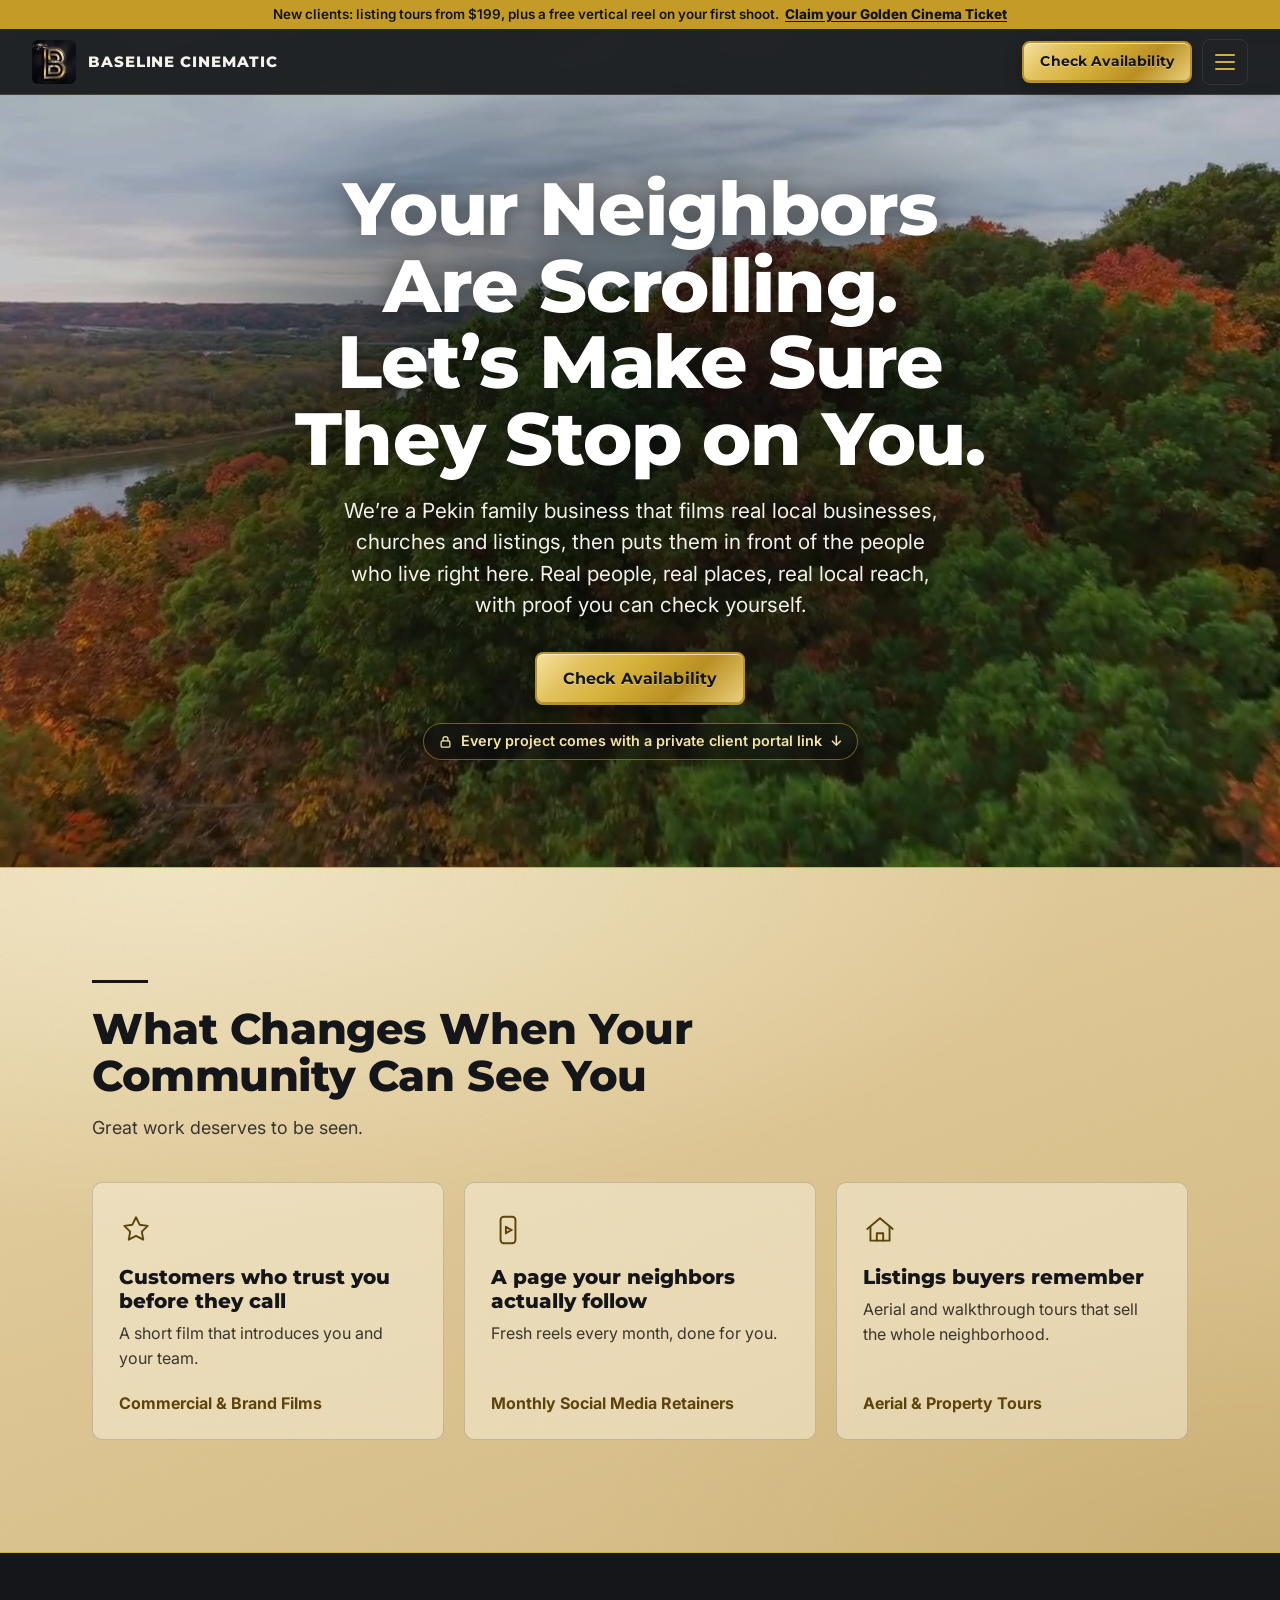
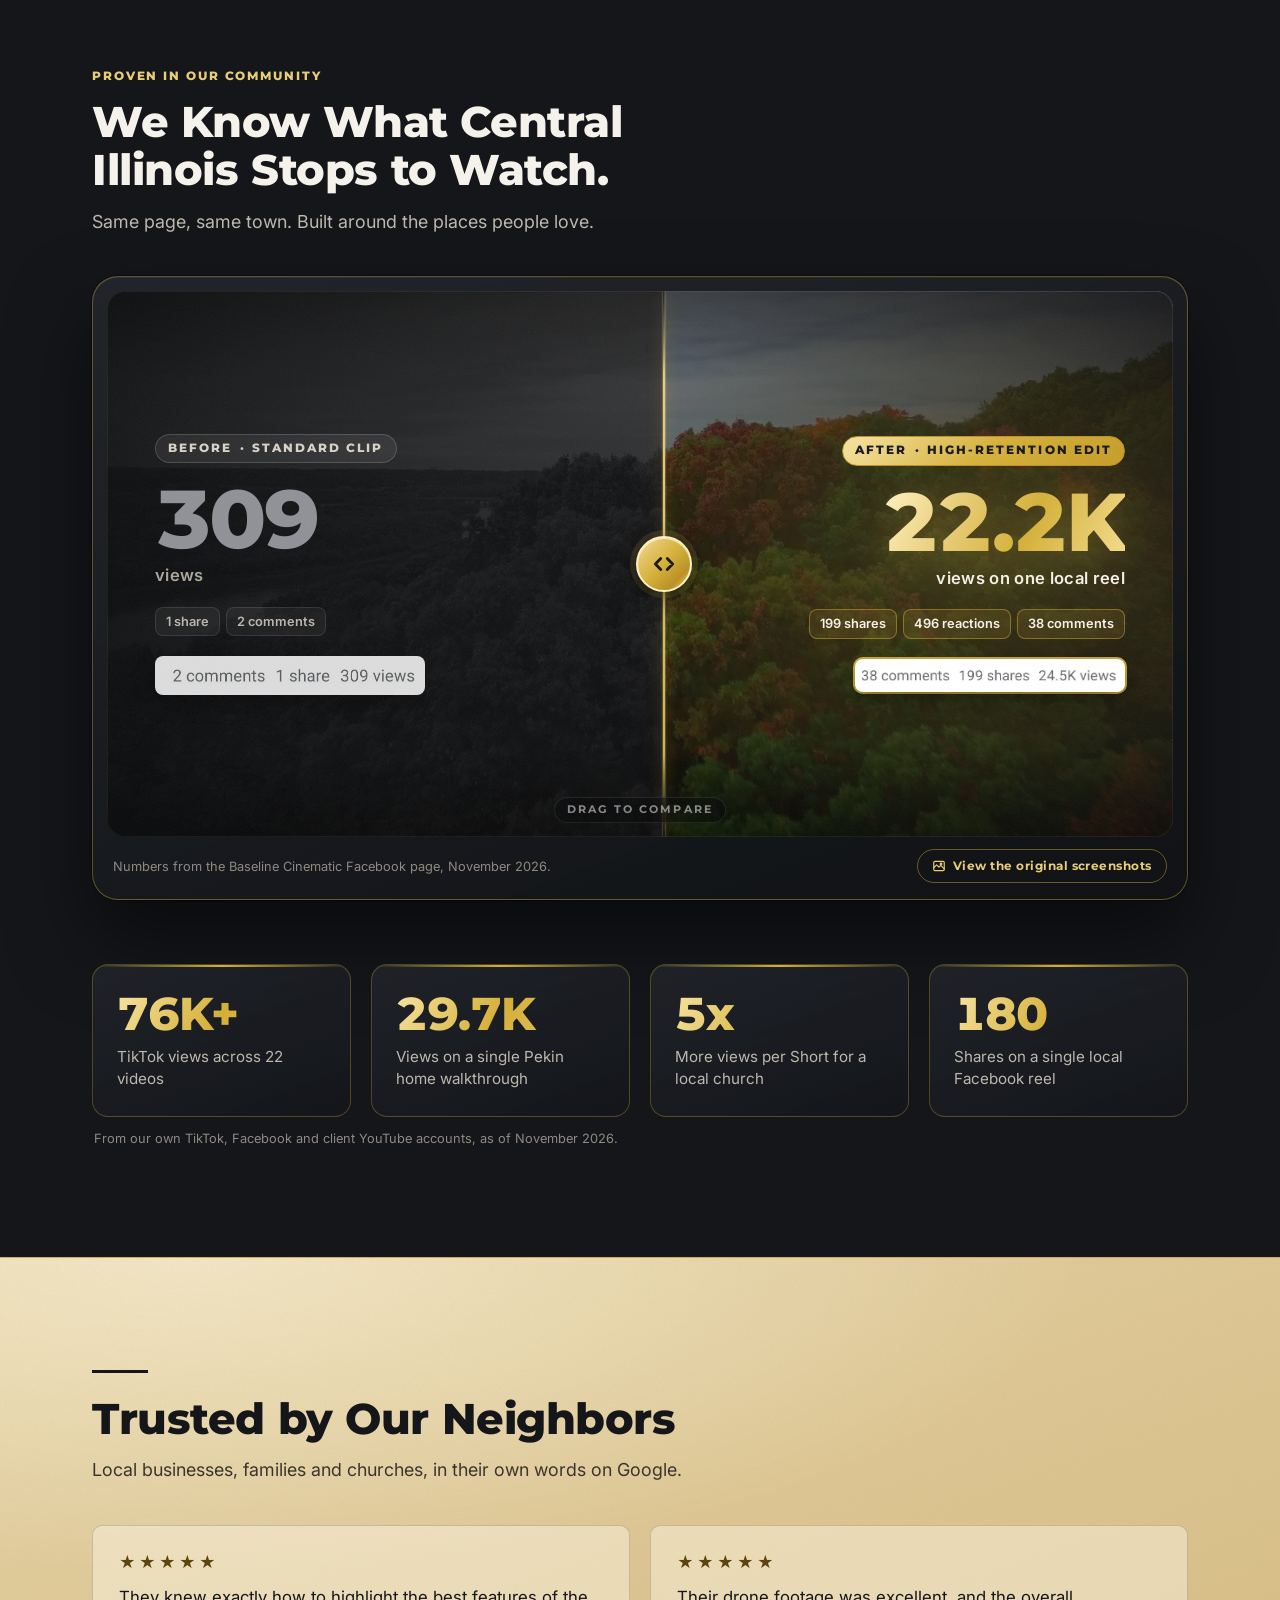
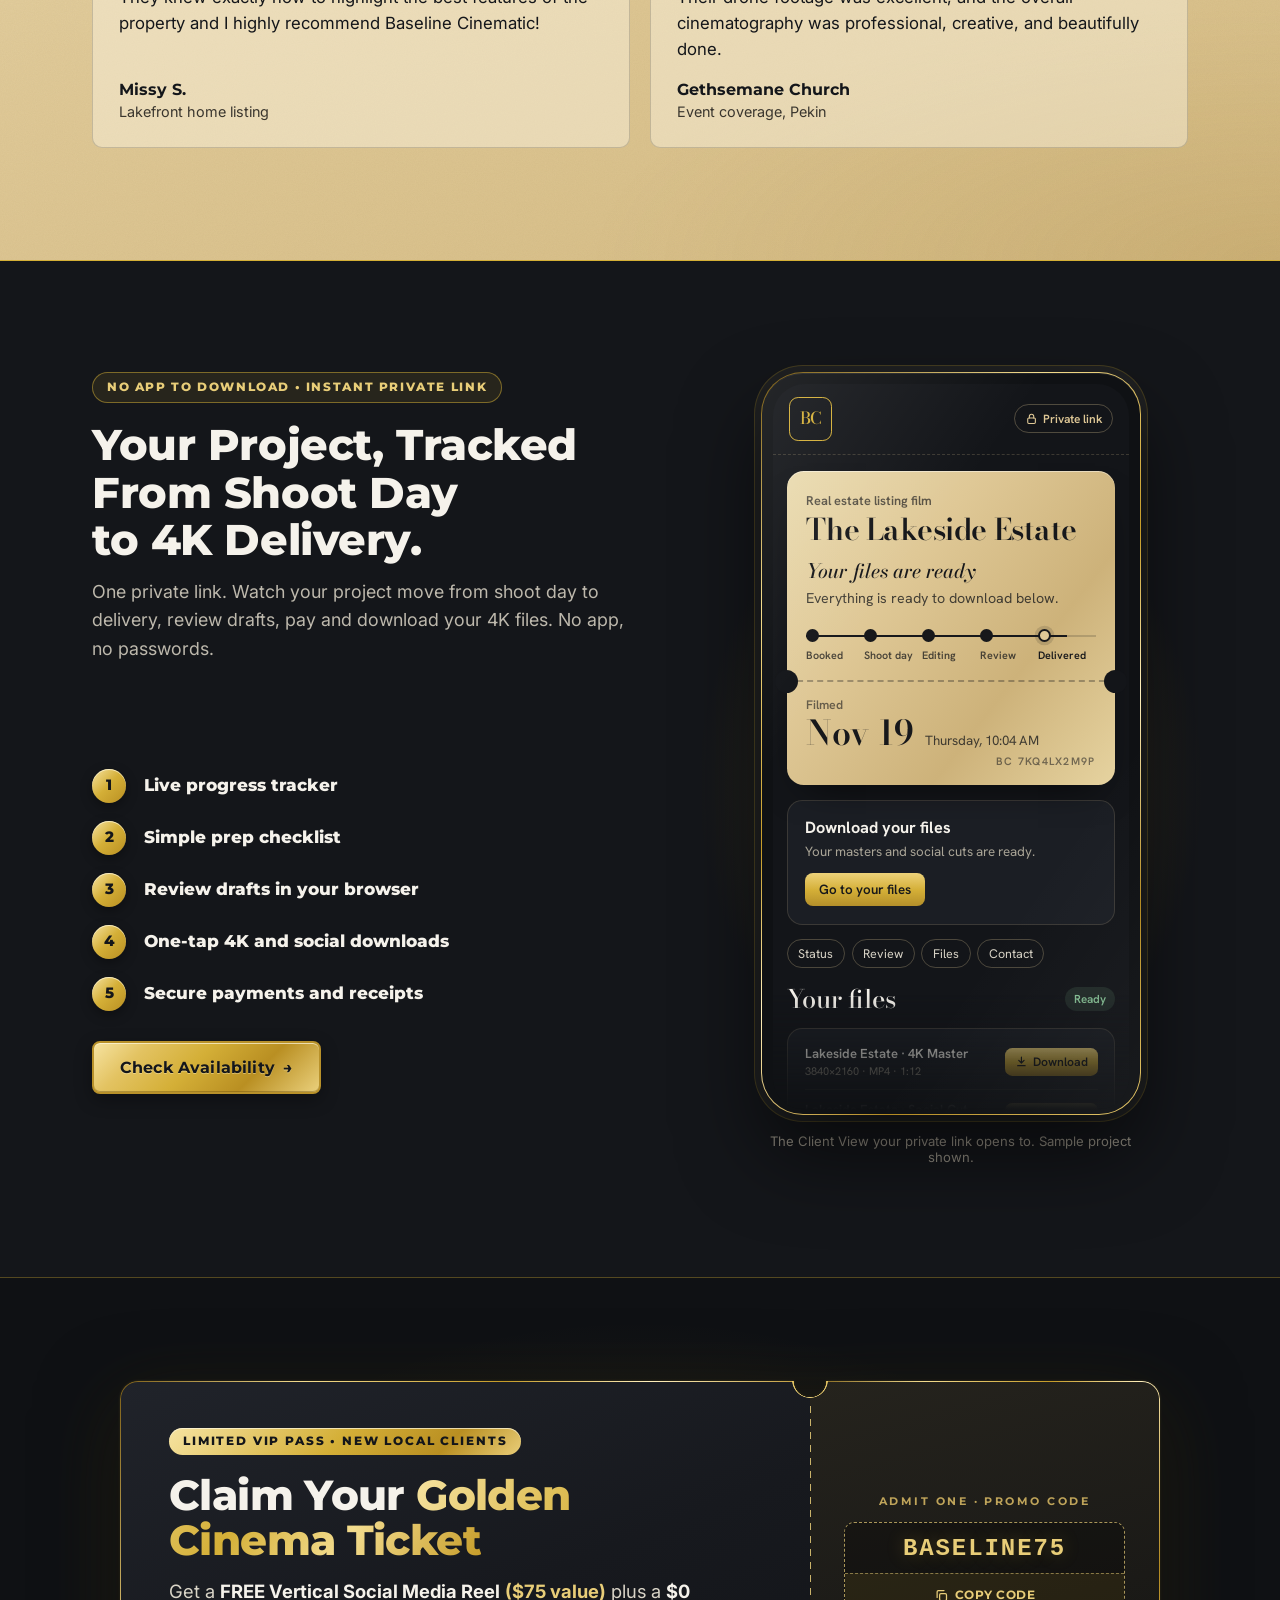
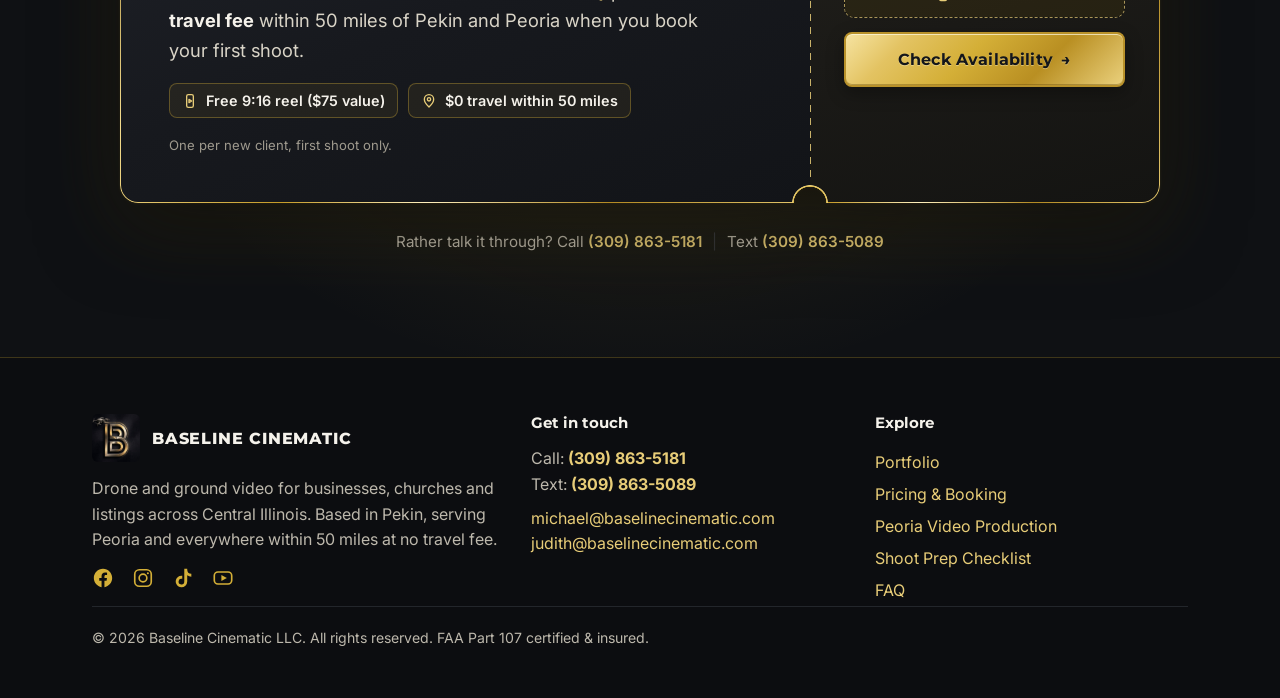
<file: index.html>
<!DOCTYPE html>
<html lang="en">
<head>
    <script async src="https://www.googletagmanager.com/gtag/js?id=G-1135RW1V01"></script>
    <script>
      window.dataLayer = window.dataLayer || [];
      function gtag(){dataLayer.push(arguments);}
      gtag('js', new Date());
      gtag('config', 'G-1135RW1V01');
    </script>

    <meta charset="UTF-8">
    <meta name="viewport" content="width=device-width, initial-scale=1.0">
    <title>Baseline Cinematic | Real Estate & Commercial Video in Peoria, IL</title>

    <meta name="description" content="A Pekin family-owned video company helping Central Illinois businesses, churches and realtors get seen by their own community: drone and ground video, monthly Reels and listing tours.">
    <meta name="author" content="Michael Cunningham">
    <meta name="robots" content="index, follow">
    <link rel="canonical" href="https://www.baselinecinematic.com/">

    <link rel="icon" href="favicon-gold.png" type="image/png">
    <link rel="apple-touch-icon" href="apple-touch-icon.png">

    <meta property="og:title" content="Baseline Cinematic | Real Estate & Commercial Video in Peoria, IL">
    <meta property="og:description" content="Drone and ground video for real estate listings and local businesses across Central Illinois. Listing videos from $199, delivered in 1–2 business days.">
    <meta property="og:image" content="https://www.baselinecinematic.com/share-preview.jpg">
    <meta property="og:url" content="https://www.baselinecinematic.com/">
    <meta property="og:type" content="website">

    <!-- Shared site content & launch-promo switch: values live in site-data.js,
         so changing a price, delivery time, or the promo end date only needs
         one edit there instead of touching every page. -->
    <script src="site-data.js"></script>
    <script src="promo-check.js"></script>
    <meta name="twitter:card" content="summary_large_image">

    <link rel="preconnect" href="https://fonts.googleapis.com">
    <link rel="preconnect" href="https://fonts.gstatic.com" crossorigin>
    <link href="https://fonts.googleapis.com/css2?family=Inter:wght@400;500;600;700&family=Montserrat:wght@700;800&family=Bodoni+Moda:ital,opsz,wght@0,6..96,500..600;1,6..96,500&family=Hanken+Grotesk:wght@500;600;700&display=swap" rel="stylesheet">

    <script type="application/ld+json">
    {
      "@context": "https://schema.org",
      "@type": [
        "ProfessionalService",
        "LocalBusiness"
      ],
      "@id": "https://www.baselinecinematic.com/#business",
      "name": "Baseline Cinematic",
      "legalName": "Baseline Cinematic LLC",
      "url": "https://www.baselinecinematic.com/",
      "mainEntityOfPage": "https://www.baselinecinematic.com/",
      "logo": "https://www.baselinecinematic.com/apple-touch-icon.png",
      "image": "https://www.baselinecinematic.com/share-preview.jpg",
      "description": "Commercial video production, real estate videography, FAA Part 107 drone cinematography, and social media content from Pekin, IL, serving Peoria, East Peoria, Morton, Washington and Tazewell County.",
      "telephone": "+1-309-863-5181",
      "email": "michael@baselinecinematic.com",
      "priceRange": "$$",
      "founder": [
        {
          "@type": "Person",
          "name": "Michael Cunningham",
          "jobTitle": "Owner"
        },
        {
          "@type": "Person",
          "name": "Judith Cunningham",
          "jobTitle": "Owner"
        }
      ],
      "address": {
        "@type": "PostalAddress",
        "addressLocality": "Pekin",
        "addressRegion": "IL",
        "addressCountry": "US"
      },
      "geo": {
        "@type": "GeoCoordinates",
        "latitude": 40.5675,
        "longitude": -89.6407
      },
      "areaServed": [
        {
          "@type": "City",
          "name": "Pekin, IL"
        },
        {
          "@type": "City",
          "name": "Peoria, IL"
        },
        {
          "@type": "City",
          "name": "East Peoria, IL"
        },
        {
          "@type": "City",
          "name": "Morton, IL"
        },
        {
          "@type": "City",
          "name": "Washington, IL"
        },
        {
          "@type": "AdministrativeArea",
          "name": "Tazewell County, IL"
        },
        {
          "@type": "GeoCircle",
          "geoMidpoint": {
            "@type": "GeoCoordinates",
            "latitude": 40.5675,
            "longitude": -89.6407
          },
          "geoRadius": "80467"
        }
      ],
      "contactPoint": [
        {
          "@type": "ContactPoint",
          "contactType": "customer service",
          "telephone": "+1-309-863-5181",
          "areaServed": "US-IL",
          "availableLanguage": "English",
          "description": "Phone calls"
        },
        {
          "@type": "ContactPoint",
          "contactType": "text messages (SMS)",
          "telephone": "+1-309-863-5089",
          "areaServed": "US-IL",
          "availableLanguage": "English",
          "description": "Texting line for quotes and shoot-day questions. Text only."
        }
      ],
      "knowsAbout": [
        "Commercial Video Production",
        "Real Estate Videography",
        "Brand Films",
        "Social Media Reels",
        "Event Videography",
        "FAA Part 107 Drone Cinematography",
        "Color Grading"
      ],
      "hasOfferCatalog": {
        "@type": "OfferCatalog",
        "name": "Video production services",
        "itemListElement": [
          {
            "@type": "Offer",
            "itemOffered": {
              "@type": "Service",
              "name": "Cinematic Property Tour"
            },
            "price": "399",
            "priceCurrency": "USD"
          },
          {
            "@type": "Offer",
            "itemOffered": {
              "@type": "Service",
              "name": "Aerial-Only Showcase"
            },
            "price": "199",
            "priceCurrency": "USD"
          },
          {
            "@type": "Offer",
            "itemOffered": {
              "@type": "Service",
              "name": "Brand Profile Film"
            },
            "priceSpecification": {
              "@type": "PriceSpecification",
              "minPrice": "850",
              "priceCurrency": "USD"
            }
          },
          {
            "@type": "Offer",
            "itemOffered": {
              "@type": "Service",
              "name": "Multi-Scene Commercial Campaign"
            },
            "priceSpecification": {
              "@type": "PriceSpecification",
              "minPrice": "1500",
              "priceCurrency": "USD"
            }
          },
          {
            "@type": "Offer",
            "itemOffered": {
              "@type": "Service",
              "name": "Event Highlight Film"
            },
            "priceSpecification": {
              "@type": "PriceSpecification",
              "minPrice": "650",
              "priceCurrency": "USD"
            }
          },
          {
            "@type": "Offer",
            "itemOffered": {
              "@type": "Service",
              "name": "Monthly Social Media Retainer"
            },
            "priceSpecification": {
              "@type": "UnitPriceSpecification",
              "minPrice": "299",
              "priceCurrency": "USD",
              "unitText": "MONTH"
            }
          }
        ]
      },
      "review": [
        {
          "@type": "Review",
          "author": {
            "@type": "Person",
            "name": "Missy S."
          },
          "reviewRating": {
            "@type": "Rating",
            "ratingValue": "5",
            "bestRating": "5"
          },
          "reviewBody": "These folks know how it’s done! They made a gorgeous video of my property, including my home and the lake that it sits on when I put it up for sale. They knew exactly how to highlight the best features of the property and I highly recommend Baseline Cinematic!",
          "publisher": {
            "@type": "Organization",
            "name": "Google"
          }
        },
        {
          "@type": "Review",
          "author": {
            "@type": "Organization",
            "name": "Gethsemane Church"
          },
          "reviewRating": {
            "@type": "Rating",
            "ratingValue": "5",
            "bestRating": "5"
          },
          "reviewBody": "Baseline Cinematic did an outstanding job for us! Their drone footage was excellent, and the overall cinematography was professional, creative, and beautifully done. They have a great eye for capturing the right angles and moments, and the finished video work really stood out. We were very impressed with the quality of their work and would gladly recommend Baseline Cinematic to anyone looking for professional video, drone footage, or cinematic production. Great work from start to finish!",
          "publisher": {
            "@type": "Organization",
            "name": "Google"
          }
        }
      ],
      "sameAs": [
        "https://www.facebook.com/profile.php?id=61591572504349",
        "https://www.instagram.com/baselinecinematic",
        "https://www.tiktok.com/@baseline.cinemati",
        "https://www.youtube.com/@BaselineCinematic"
      ]
    }
    </script>
    <link rel="stylesheet" href="site-v2.css">
    <style>
        html { scroll-behavior: smooth; }
        body { margin: 0; background: #121417; color: #f3f0e8; font-family: 'Inter', system-ui, sans-serif; -webkit-font-smoothing: antialiased; }
        *, *::before, *::after { box-sizing: border-box; }
        img { max-width: 100%; }
        #contact { scroll-margin-top: calc(var(--nav-h) - 10px); }
        @media (prefers-reduced-motion: reduce) { html { scroll-behavior: auto; } }
    </style>
</head>
<body>

    <!-- HEADER: slim promo bar, logo, Check Availability button, menu drawer (styles: site-v2.css, behavior: site-nav.js) -->
    <div class="sticky-wrapper bc-top" id="site-top">
        <div class="bc-promo">
            <span class="promo-only">New clients: listing tours from $199, plus a free vertical reel on your first shoot.<a href="quote.html?promo=BASELINE75">Claim your Golden Cinema Ticket</a></span>
            <span class="after-promo">New clients: a free vertical social reel with your first shoot.<a href="quote.html?voucher=1">Claim it</a></span>
        </div>
        <div class="bc-bar">
            <a class="bc-logo" href="index.html"><img src="share-preview.jpg" alt="" width="44" height="44"><span>BASELINE CINEMATIC</span></a>
            <div class="bc-bar-actions">
                <a class="bc-btn bc-btn-quote bc-btn-sm" href="quote.html">Check Availability</a>
                <button type="button" class="bc-burger" aria-expanded="false" aria-controls="bc-drawer" aria-label="Open menu"><span></span><span></span><span></span></button>
            </div>
        </div>
    </div>
    <div class="bc-drawer" id="bc-drawer" hidden>
        <div class="bc-drawer-backdrop" data-close></div>
        <div class="bc-drawer-panel" role="dialog" aria-modal="true" aria-label="Site menu">
            <div class="bc-drawer-head"><span>Menu</span><button type="button" class="bc-drawer-close" data-close aria-label="Close menu">×</button></div>
            <nav aria-label="Main">
                <a href="commercial.html">Commercial &amp; Brand</a>
                <a href="real-estate.html">Real Estate Media</a>
                <a href="quote.html">Pricing &amp; Booking <small>Instant quote</small></a>
                <a href="commercial.html#portfolio">Portfolio</a>
                <a href="faq.html">FAQ</a>
                <a href="about.html">About Us</a>
                <a href="peoria-video-production.html">Peoria Video Production</a>
            </nav>
            <a class="bc-btn bc-btn-quote" href="quote.html">Check Availability</a>
            <div class="bc-drawer-contact">
                Call: <a href="tel:+13098635181" data-field="business.phoneDisplay" data-href-field="business.phoneHref">(309) 863-5181</a><br>
                Text: <a href="sms:+13098635089?&amp;body=Hi%20Baseline%20Cinematic%2C%20I%27d%20like%20to%20inquire%20about%20a%20video%20shoot." data-field="business.textDisplay" data-href-field="business.textHref">(309) 863-5089</a><br>
                <a href="mailto:michael@baselinecinematic.com" data-field="business.email" data-href-field="business.emailHref">michael@baselinecinematic.com</a>
            </div>
        </div>
    </div>

    <!-- 1. HERO (cinema): bright reel, hook -->
    <header class="bc-hero s-cinema" id="top">
        <video autoplay muted loop playsinline poster="hero-poster.jpg" aria-hidden="true">
            <source src="hero-reel.mp4" type="video/mp4">
        </video>
        <div class="overlay"></div>
        <div class="bc-hero-copy">
            <h1>Your Neighbors Are Scrolling. Let&rsquo;s Make Sure They Stop on You.</h1>
            <p class="bc-hero-sub">We&rsquo;re a Pekin family business that films real local businesses, churches and listings, then puts them in front of the people who live right here. Real people, real places, real local reach, with proof you can check yourself.</p>
            <div class="bc-hero-actions">
                <a class="bc-btn bc-btn-quote" href="quote.html">Check Availability</a>
            </div>
            <a class="bc-hero-portal" href="#client-portal"><svg viewBox="0 0 24 24" fill="none" stroke="currentColor" stroke-width="2" stroke-linecap="round" stroke-linejoin="round" aria-hidden="true"><rect x="5" y="11" width="14" height="10" rx="2"/><path d="M8 11V8a4 4 0 0 1 8 0v3"/></svg>Every project comes with a private client portal link<span aria-hidden="true">&darr;</span></a>
        </div>
    </header>

    <main>
        <!-- 2. HOW WE HELP (paper) -->
        <section class="bc-sec s-paper" id="how-we-help">
            <div class="bc-wrap">
                <hr class="bc-rule">
                <h2 class="bc-h2">What Changes When Your Community Can See You</h2>
                <p class="bc-lead">Great work deserves to be seen.</p>
                <div class="bc-outcomes">
                    <a class="bc-outcome" href="commercial.html">
                        <svg viewBox="0 0 32 32" fill="none" stroke="currentColor" stroke-width="1.8" stroke-linecap="round" stroke-linejoin="round" aria-hidden="true"><path d="M16 4l3.4 7 7.6 1.1-5.5 5.4 1.3 7.6L16 21.5l-6.8 3.6 1.3-7.6L5 12.1l7.6-1.1z"/></svg>
                        <h3>Customers who trust you before they call</h3>
                        <p>A short film that introduces you and your team.</p>
                        <span>Commercial &amp; Brand Films</span>
                    </a>
                    <a class="bc-outcome" href="quote.html?service=retainer">
                        <svg viewBox="0 0 32 32" fill="none" stroke="currentColor" stroke-width="1.8" stroke-linecap="round" stroke-linejoin="round" aria-hidden="true"><rect x="9" y="3.5" width="14" height="25" rx="3"/><path d="M14 13l5.5 3-5.5 3z"/></svg>
                        <h3>A page your neighbors actually follow</h3>
                        <p>Fresh reels every month, done for you.</p>
                        <span>Monthly Social Media Retainers</span>
                    </a>
                    <a class="bc-outcome" href="real-estate.html">
                        <svg viewBox="0 0 32 32" fill="none" stroke="currentColor" stroke-width="1.8" stroke-linecap="round" stroke-linejoin="round" aria-hidden="true"><path d="M4 15L16 5l12 10"/><path d="M7 13v13h18V13"/><path d="M13 26v-7h6v7"/></svg>
                        <h3>Listings buyers remember</h3>
                        <p>Aerial and walkthrough tours that sell the whole neighborhood.</p>
                        <span>Aerial &amp; Property Tours</span>
                    </a>
                </div>
            </div>
        </section>

        <!-- PROOF SLIDER: Baseline Cinematic Facebook reach (styles: site-v2.css section 12, behavior: proof-slider.js) -->
        <section class="bc-sec s-cinema bc-ba-sec" id="brand-reach">
            <div class="bc-wrap">
                <div class="bc-ba-head">
                    <span class="bc-ba-eyebrow">Proven in Our Community</span>
                    <h2 class="bc-h2" id="brand-reach-h">We Know What Central Illinois Stops to Watch.</h2>
                    <p class="bc-lead">Same page, same town. Built around the places people love.</p>
                </div>
                <figure class="bc-ba-card">
                    <div class="bc-ba-stage" data-ba="facebook-reach">
                        <div class="bc-ba-layer is-before">
                            <img class="bc-ba-bg" src="hero-poster.jpg" alt="" aria-hidden="true" loading="lazy" decoding="async">
                            <div class="bc-ba-panel">
                                <span class="bc-ba-tag">Before<span class="bc-ba-more"> &middot; Standard clip</span></span>
                                <p class="bc-ba-num">309</p>
                                <p class="bc-ba-unit">views</p>
                                <ul class="bc-ba-stats"><li>1 share</li><li>2 comments</li></ul>
                                <span class="bc-ba-proof is-strip"><img src="proof-fb-before-num.jpg" alt="From the post: 2 comments, 1 share, 309 views" width="538" height="78" loading="lazy"></span>
                            </div>
                        </div>
                        <div class="bc-ba-layer is-after">
                            <img class="bc-ba-bg" src="hero-poster.jpg" alt="" aria-hidden="true" loading="lazy" decoding="async">
                            <div class="bc-ba-panel">
                                <span class="bc-ba-tag">After<span class="bc-ba-more"> &middot; High-retention edit</span></span>
                                <p class="bc-ba-num" data-count="24500">24.5K</p>
                                <p class="bc-ba-unit">views on one local reel</p>
                                <ul class="bc-ba-stats"><li>199 shares</li><li>496 reactions</li><li>38 comments</li></ul>
                                <span class="bc-ba-proof is-strip"><img src="proof-fb-after-num.jpg" alt="From the post: 38 comments, 199 shares, 24.5K views" width="621" height="77" loading="lazy"></span>
                            </div>
                        </div>
                        <div class="bc-ba-line" aria-hidden="true"></div>
                        <div class="bc-ba-knob" aria-hidden="true"><svg viewBox="0 0 24 24" fill="none" stroke="currentColor" stroke-width="2.6" stroke-linecap="round" stroke-linejoin="round"><path d="M9 7l-5 5 5 5M15 7l5 5-5 5"/></svg></div>
                        <span class="bc-ba-drag" aria-hidden="true">Drag to compare</span>
                        <input class="bc-ba-range" type="range" min="0" max="100" value="50" aria-label="Compare our Facebook reach before and after: drag or use the arrow keys">
                    </div>
                    <figcaption class="bc-ba-source">
                        <span>Numbers from the Baseline Cinematic Facebook page, November 2026.</span>
                        <button type="button" class="bc-ba-open" data-ba-open><svg viewBox="0 0 24 24" fill="none" stroke="currentColor" stroke-width="2" stroke-linecap="round" stroke-linejoin="round" aria-hidden="true"><rect x="3" y="4" width="18" height="16" rx="2"/><path d="M3 15l5-5 4 4 3-3 6 6"/><circle cx="15.5" cy="8.5" r="1.5"/></svg>View the original screenshots</button>
                    </figcaption>
                    <template class="bc-ba-receipts" data-title="Baseline Cinematic Facebook page">
                            <figure><img src="proof-receipt-fb-before.jpg" alt="Facebook post: 2 comments, 1 share, 309 views" loading="lazy"><figcaption><strong>Before:</strong> early scenic clip, 309 views.</figcaption></figure>
                            <figure><img src="proof-receipt-fb-after.jpg" alt="Facebook post: 496 reactions, 38 comments, 199 shares, 24.5K views" loading="lazy"><figcaption><strong>After:</strong> Grandview Drive reel, 24.5K views and 199 shares.</figcaption></figure>
                    </template>
                </figure>
                <ul class="bc-kpis" aria-label="Verified results">
                    <li class="bc-kpi"><strong data-count="84000" data-suffix="K+">84K+</strong><span>TikTok views across 22 videos</span></li>
                    <li class="bc-kpi"><strong data-count="32800">32.8K</strong><span>Views on a single Pekin home walkthrough</span></li>
                    <li class="bc-kpi"><strong data-count="5" data-suffix="x">5x</strong><span>More views per Short for a local church</span></li>
                    <li class="bc-kpi"><strong data-count="199">199</strong><span>Shares on a single local Facebook reel</span></li>
                </ul>
                <p class="bc-kpis-note">From our own TikTok, Facebook and client YouTube accounts, as of November 2026.</p>
            </div>
        </section>

        <!-- 4. REVIEWS (paper) -->
        <section class="bc-sec s-paper" id="reviews">
            <div class="bc-wrap">
                <hr class="bc-rule">
                <h2 class="bc-h2">Trusted by Our Neighbors</h2>
                <p class="bc-lead">Local businesses, families and churches, in their own words on Google.</p>
                <div class="bc-reviews">
                    <figure class="bc-review">
                        <div class="bc-stars" aria-label="5 out of 5 stars">★★★★★</div>
                        <blockquote>They knew exactly how to highlight the best features of the property and I highly recommend Baseline Cinematic!</blockquote>
                        <figcaption><strong>Missy S.</strong><span>Lakefront home listing</span></figcaption>
                    </figure>
                    <figure class="bc-review">
                        <div class="bc-stars" aria-label="5 out of 5 stars">★★★★★</div>
                        <blockquote>Their drone footage was excellent, and the overall cinematography was professional, creative, and beautifully done.</blockquote>
                        <figcaption><strong>Gethsemane Church</strong><span>Event coverage, Pekin</span></figcaption>
                    </figure>
                </div>
            </div>
        </section>

        <!-- CLIENT PORTAL SHOWCASE (cinema): private project link perk (styles: site-v2.css section 14). Mock-up of the Client View only, with sample project data. -->
        <section class="bc-sec s-cinema bc-portal-sec" id="client-portal" aria-labelledby="client-portal-h">
            <div class="bc-wrap bc-portal">
                <div class="bc-portal-head">
                    <span class="bc-portal-badge">No App to Download &bull; Instant Private Link</span>
                    <h2 class="bc-h2" id="client-portal-h">Your Project, Tracked From Shoot Day to 4K Delivery.</h2>
                    <p class="bc-lead">One private link. Watch your project move from shoot day to delivery, review drafts, pay and download your 4K files. No app, no passwords.</p>
                </div>

                <figure class="bc-portal-phone">
                    <div class="bc-portal-screen" role="img" aria-label="The Baseline Cinematic client portal on a phone: a gold ticket for the project The Lakeside Estate, marked Delivered, with 4K files ready to download">
                        <div class="pp-bar" aria-hidden="true">
                            <span class="pp-logo">BC</span>
                            <span class="pp-private"><svg viewBox="0 0 24 24" fill="none" stroke="currentColor" stroke-width="2" stroke-linecap="round" stroke-linejoin="round"><rect x="5" y="11" width="14" height="10" rx="2"/><path d="M8 11V8a4 4 0 0 1 8 0v3"/></svg>Private link</span>
                        </div>
                        <div class="pp-body" aria-hidden="true">
                            <div class="pp-ticket">
                                <div class="pp-main">
                                    <p class="pp-service">Real estate listing film</p>
                                    <p class="pp-title">The Lakeside Estate</p>
                                    <p class="pp-status">Your files are ready</p>
                                    <p class="pp-detail">Everything is ready to download below.</p>
                                    <ol class="pp-steps">
                                        <li class="done"><span class="pp-dot"></span>Booked</li>
                                        <li class="done"><span class="pp-dot"></span>Shoot day</li>
                                        <li class="done"><span class="pp-dot"></span>Editing</li>
                                        <li class="done"><span class="pp-dot"></span>Review</li>
                                        <li class="now"><span class="pp-dot"></span>Delivered</li>
                                    </ol>
                                </div>
                                <div class="pp-stub">
                                    <span class="pp-stub-k">Filmed</span>
                                    <span class="pp-stub-day">Nov 19</span>
                                    <span class="pp-stub-time">Thursday, 10:04 AM</span>
                                    <span class="pp-stub-code">BC 7KQ4LX2M9P</span>
                                </div>
                            </div>

                            <div class="pp-panel">
                                <p class="pp-h">Download your files</p>
                                <p class="pp-muted">Your masters and social cuts are ready.</p>
                                <span class="pp-btn">Go to your files</span>
                            </div>

                            <div class="pp-chips"><span>Status</span><span>Review</span><span>Files</span><span>Contact</span></div>

                            <div class="pp-files-head"><p class="pp-display">Your files</p><span class="pp-ready">Ready</span></div>
                            <div class="pp-panel pp-files">
                                <div class="pp-file">
                                    <div><p class="pp-fname">Lakeside Estate &middot; 4K Master</p><p class="pp-meta">3840&times;2160 &middot; MP4 &middot; 1:12</p></div>
                                    <span class="pp-btn pp-btn-sm"><svg viewBox="0 0 24 24" fill="none" stroke="currentColor" stroke-width="2.2" stroke-linecap="round" stroke-linejoin="round"><path d="M12 4v11M7 10l5 5 5-5M5 20h14"/></svg>Download</span>
                                </div>
                                <div class="pp-file">
                                    <div><p class="pp-fname">Lakeside Estate &middot; Social Cut</p><p class="pp-meta">1080&times;1920 &middot; MP4 &middot; 0:30</p></div>
                                    <span class="pp-btn pp-btn-sm"><svg viewBox="0 0 24 24" fill="none" stroke="currentColor" stroke-width="2.2" stroke-linecap="round" stroke-linejoin="round"><path d="M12 4v11M7 10l5 5 5-5M5 20h14"/></svg>Download</span>
                                </div>
                                <div class="pp-file-actions"><span class="pp-btn">Download All</span><span class="pp-btn pp-btn-line">Copy Share Link</span></div>
                            </div>
                        </div>
                    </div>
                    <figcaption>The Client View your private link opens to. Sample project shown.</figcaption>
                </figure>

                <div class="bc-portal-copy">
                    <ol class="bc-portal-list">
                        <li><strong>Live progress tracker</strong></li>
                        <li><strong>Simple prep checklist</strong></li>
                        <li><strong>Review drafts in your browser</strong></li>
                        <li><strong>One-tap 4K and social downloads</strong></li>
                        <li><strong>Secure payments and receipts</strong></li>
                    </ol>
                    <a class="bc-btn bc-btn-quote" href="quote.html">Check Availability <span class="bc-arrow" aria-hidden="true">&rarr;</span></a>
                </div>
            </div>
        </section>

    </main>

    <!-- GOLDEN CINEMA TICKET: promo pass above the footer (styles: site-v2.css section 11, copy button: golden-ticket.js) -->
    <div class="bc-ticket-sec" id="contact" role="region" aria-labelledby="contact-title">
        <div class="bc-wrap">
            <div class="bc-ticket" data-ticket>
                <div class="bc-ticket-main">
                    <span class="bc-ticket-eyebrow">Limited VIP Pass &bull; New Local Clients</span>
                    <h2 class="bc-ticket-title" id="contact-title">Claim Your <span>Golden Cinema Ticket</span></h2>
                    <p class="bc-ticket-offer">Get a <strong>FREE Vertical Social Media Reel</strong> <em>($75 value)</em> plus a <strong>$0 travel fee</strong> within 50 miles of Pekin and Peoria when you book your first shoot.</p>
                    <ul class="bc-ticket-perks">
                        <li><svg viewBox="0 0 24 24" fill="none" stroke="currentColor" stroke-width="2" stroke-linecap="round" stroke-linejoin="round" aria-hidden="true"><rect x="7" y="2.5" width="10" height="19" rx="2.5"/><path d="M10.5 9.5l4 2.5-4 2.5z"/></svg>Free 9:16 reel ($75 value)</li>
                        <li><svg viewBox="0 0 24 24" fill="none" stroke="currentColor" stroke-width="2" stroke-linecap="round" stroke-linejoin="round" aria-hidden="true"><path d="M12 21s-7-6.2-7-11.5a7 7 0 0 1 14 0C19 14.8 12 21 12 21z"/><circle cx="12" cy="9.5" r="2.5"/></svg>$0 travel within 50 miles</li>
                    </ul>
                    <p class="bc-ticket-fine">One per new client, first shoot only.</p>
                </div>
                <div class="bc-ticket-stub">
                    <span class="bc-ticket-admit">Admit One &middot; Promo Code</span>
                    <div class="bc-ticket-code">
                        <code>BASELINE75</code>
                        <button type="button" class="bc-ticket-copy" data-copy-code="BASELINE75" aria-label="Copy promo code BASELINE75"><svg viewBox="0 0 24 24" fill="none" stroke="currentColor" stroke-width="2" stroke-linecap="round" stroke-linejoin="round" aria-hidden="true"><rect x="9" y="9" width="11" height="11" rx="2"/><path d="M5 15V6a2 2 0 0 1 2-2h9"/></svg><span class="bc-ticket-copy-label">Copy Code</span></button>
                    </div>
                    <a class="bc-btn bc-btn-quote" href="quote.html?promo=BASELINE75">Check Availability <span class="bc-arrow" aria-hidden="true">&rarr;</span></a>
                    <span class="bc-ticket-status" role="status" aria-live="polite"></span>
                </div>
            </div>
            <p class="bc-ticket-after">Rather talk it through? Call <a href="tel:+13098635181" data-field="business.phoneDisplay" data-href-field="business.phoneHref">(309) 863-5181</a><span class="bc-sep" aria-hidden="true">|</span>Text <a href="sms:+13098635089?&amp;body=Hi%20Baseline%20Cinematic%2C%20I%27d%20like%20to%20claim%20my%20Golden%20Cinema%20Ticket%20(BASELINE75)." data-href-field="business.textHref">(309) 863-5089</a></p>
        </div>
    </div>

    <footer class="bc-footer">
        <div class="bc-wrap">
            <div class="bc-footer-grid">
                <div>
                    <div class="bc-footer-brand"><img src="share-preview.jpg" alt="" width="48" height="48"><strong>BASELINE CINEMATIC</strong></div>
                    <p>Drone and ground video for businesses, churches and listings across Central Illinois. Based in Pekin, serving Peoria and everywhere within 50 miles at no travel fee.</p>
                    <div class="bc-social">
                        <a href="https://www.facebook.com/profile.php?id=61591572504349" data-href-field="social.facebookHref" target="_blank" rel="noopener" aria-label="Baseline Cinematic on Facebook"><svg viewBox="0 0 24 24" fill="currentColor" aria-hidden="true"><path d="M22 12.06C22 6.53 17.52 2 12 2S2 6.53 2 12.06c0 5 3.66 9.13 8.44 9.94v-7.03H7.9v-2.91h2.54V9.85c0-2.51 1.49-3.89 3.77-3.89 1.09 0 2.24.2 2.24.2v2.46h-1.26c-1.24 0-1.63.77-1.63 1.56v1.88h2.78l-.44 2.91h-2.34V22c4.78-.81 8.44-4.94 8.44-9.94z"/></svg></a>
                        <a href="https://www.instagram.com/baselinecinematic" data-href-field="social.instagramHref" target="_blank" rel="noopener" aria-label="Baseline Cinematic on Instagram"><svg viewBox="0 0 24 24" fill="none" stroke="currentColor" stroke-width="1.8" aria-hidden="true"><rect x="3" y="3" width="18" height="18" rx="5"/><circle cx="12" cy="12" r="4.2"/><circle cx="17.3" cy="6.7" r="1.1" fill="currentColor" stroke="none"/></svg></a>
                        <a href="https://www.tiktok.com/@baseline.cinemati" data-href-field="social.tiktokHref" target="_blank" rel="noopener" aria-label="Baseline Cinematic on TikTok"><svg viewBox="0 0 24 24" fill="currentColor" aria-hidden="true"><path d="M16.6 2h-3.2v13.9a3.1 3.1 0 1 1-2.2-2.97v-3.28a6.3 6.3 0 1 0 5.4 6.25V9.1a7.9 7.9 0 0 0 4.5 1.4V7.3a4.7 4.7 0 0 1-4.5-4.7V2z"/></svg></a>
                        <a href="https://www.youtube.com/@BaselineCinematic" data-href-field="social.youtubeHref" target="_blank" rel="noopener" aria-label="Baseline Cinematic on YouTube"><svg viewBox="0 0 24 24" aria-hidden="true"><rect x="2.5" y="5.5" width="19" height="13" rx="4" fill="none" stroke="currentColor" stroke-width="1.8"/><path d="M10.2 8.7l6 3.3-6 3.3z" fill="currentColor"/></svg></a>
                    </div>
                </div>
                <div>
                    <h2>Get in touch</h2>
                    <p class="footer-phones bc-footer-phones">Call: <a href="tel:+13098635181" data-field="business.phoneDisplay" data-href-field="business.phoneHref">(309) 863-5181</a><br>Text: <a href="sms:+13098635089?&amp;body=Hi%20Baseline%20Cinematic%2C%20I%27d%20like%20to%20inquire%20about%20a%20video%20shoot." data-field="business.textDisplay" data-href-field="business.textHref">(309) 863-5089</a></p>
                    <p><a href="mailto:michael@baselinecinematic.com" data-field="business.email" data-href-field="business.emailHref">michael@baselinecinematic.com</a><br><a href="mailto:judith@baselinecinematic.com" data-field="business.emailJudith" data-href-field="business.emailJudithHref">judith@baselinecinematic.com</a></p>
                </div>
                <div>
                    <h2>Explore</h2>
                    <ul>
                        <li><a href="commercial.html#portfolio">Portfolio</a></li>
                        <li><a href="quote.html">Pricing &amp; Booking</a></li>
                        <li><a href="peoria-video-production.html">Peoria Video Production</a></li>
                        <li><a href="prep.html">Shoot Prep Checklist</a></li>
                        <li><a href="faq.html">FAQ</a></li>
                    </ul>
                </div>
            </div>
            <p class="bc-footer-legal">&copy; 2026 Baseline Cinematic LLC. All rights reserved. FAA Part 107 certified &amp; insured.</p>
        </div>
    </footer>

    <script src="site-nav.js"></script>
    <script src="site-render.js"></script>
    <script src="proof-slider.js"></script>
    <script src="golden-ticket.js"></script>
    <script src="lead-tracking.js"></script>
</body>
</html>
</file>
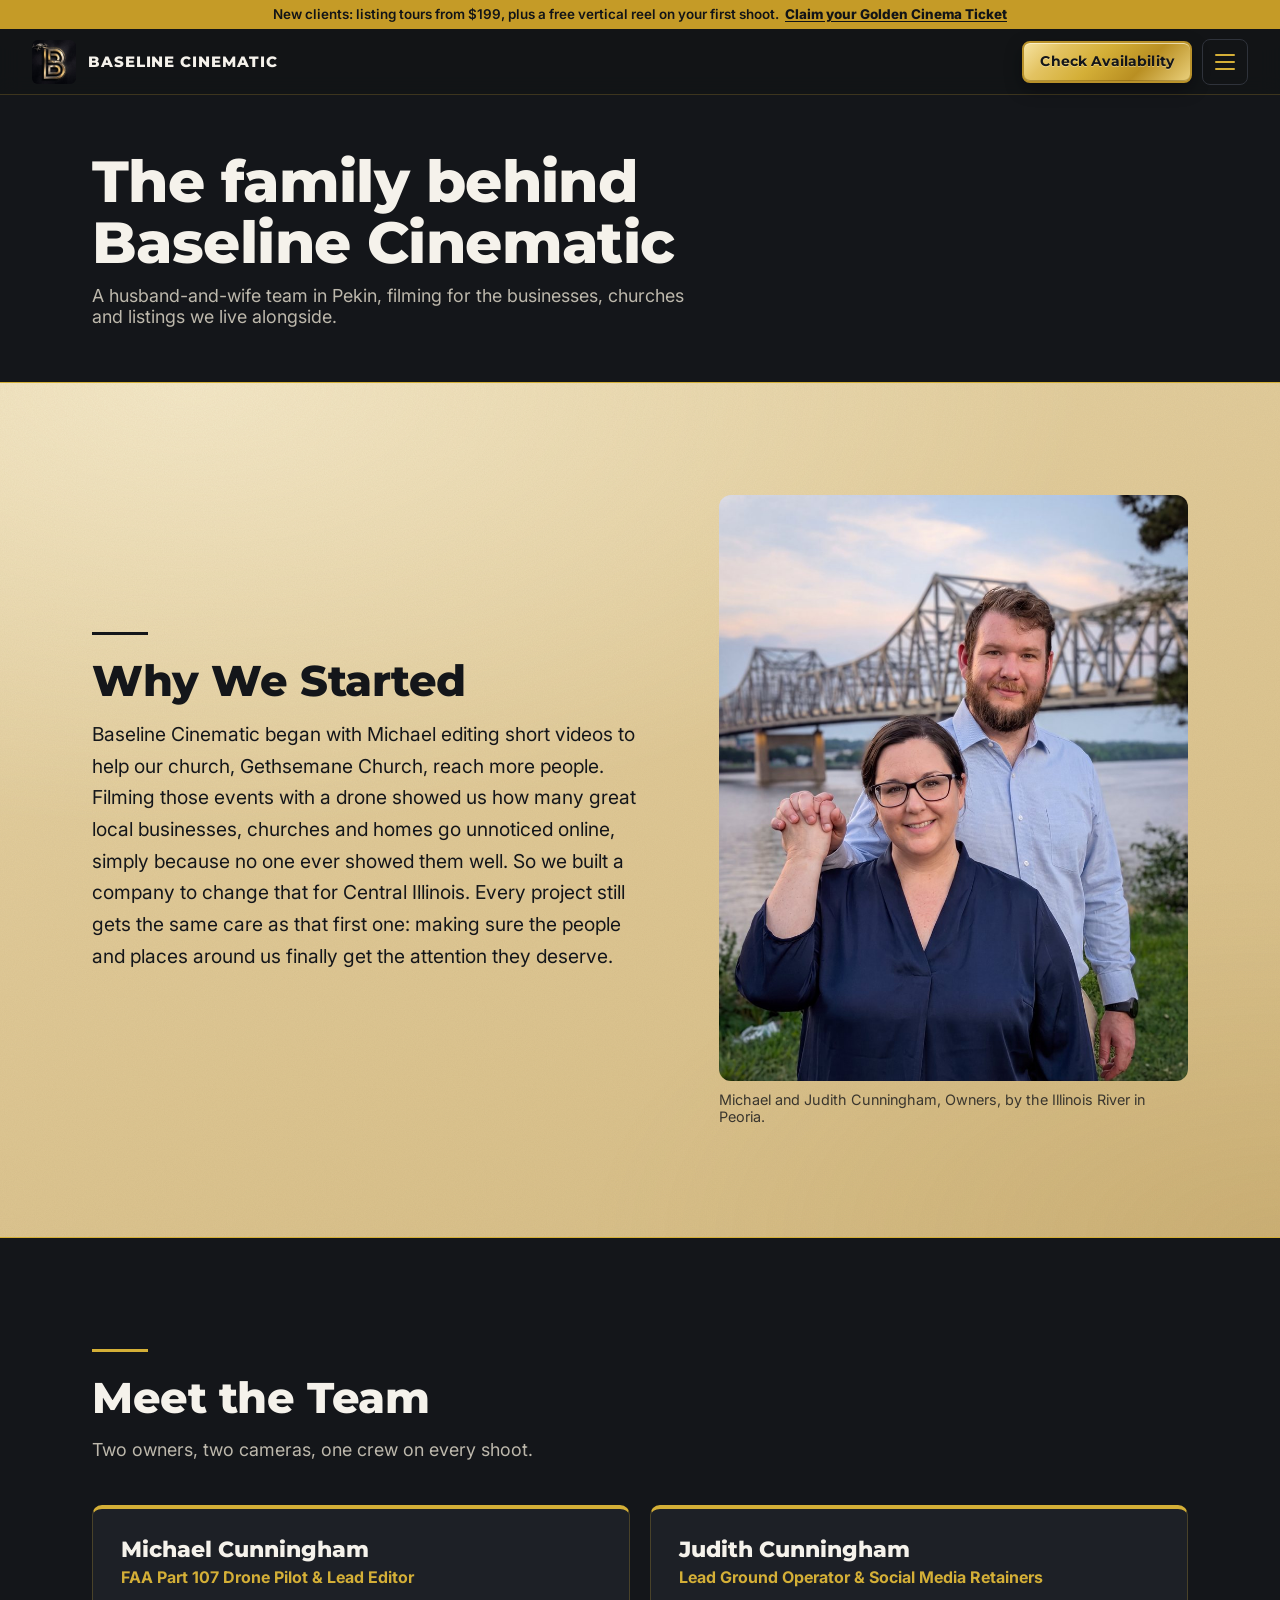
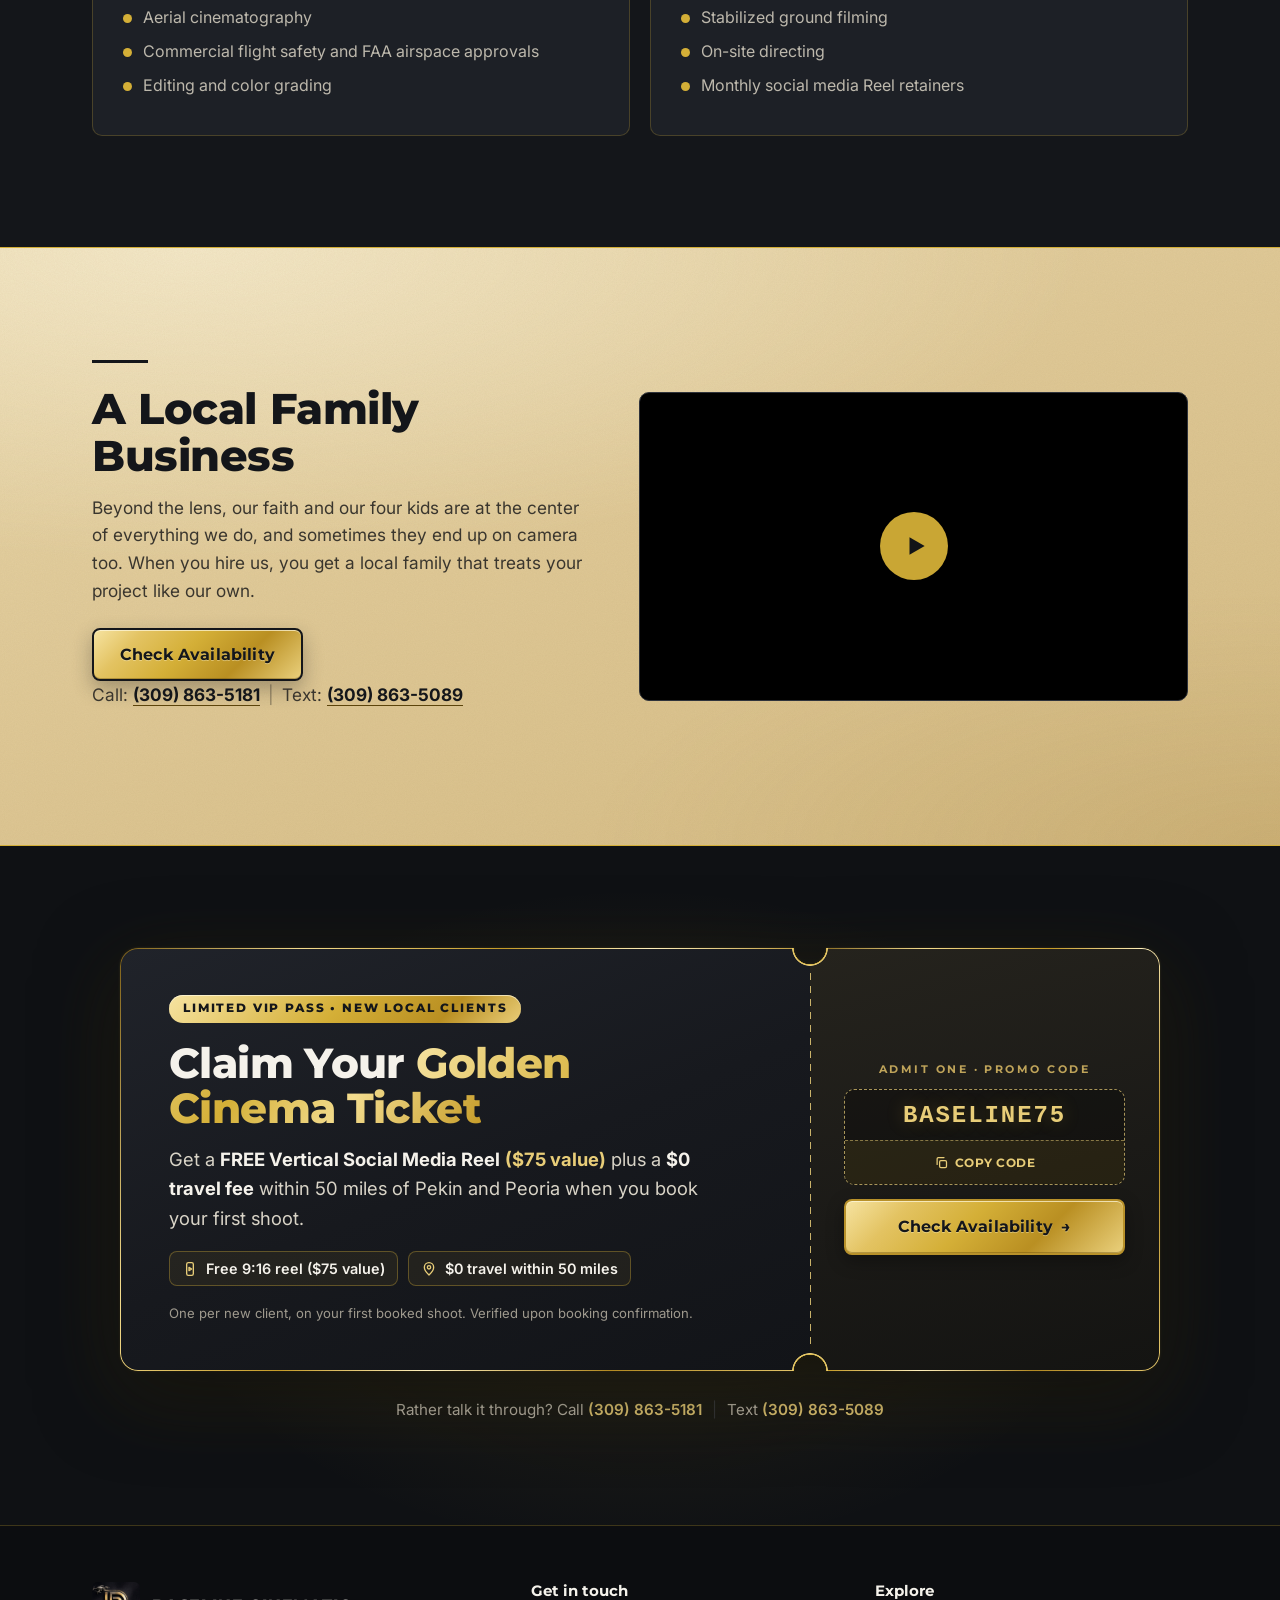
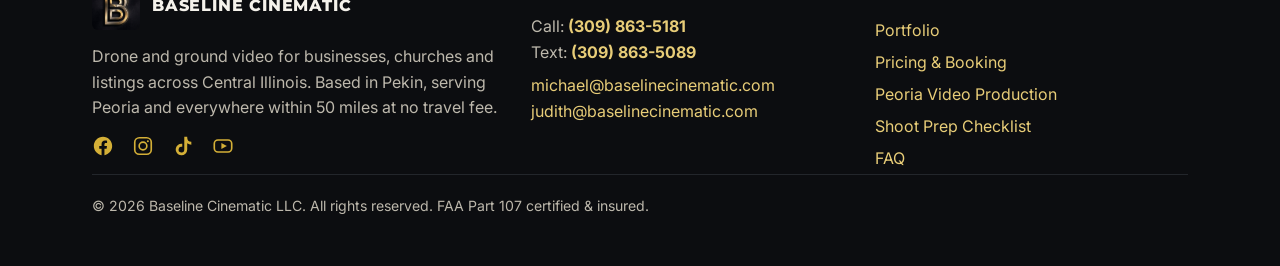
<file: about.html>
<!DOCTYPE html>
<html lang="en">
<head>
    <script async src="https://www.googletagmanager.com/gtag/js?id=G-1135RW1V01"></script>
    <script>
      window.dataLayer = window.dataLayer || [];
      function gtag(){dataLayer.push(arguments);}
      gtag('js', new Date());
      gtag('config', 'G-1135RW1V01');
    </script>

    <meta charset="UTF-8">
    <meta name="viewport" content="width=device-width, initial-scale=1.0">
    <title>About Us | Meet the Team | Baseline Cinematic</title>
    
    <meta name="description" content="Meet Michael and Judith Cunningham, the husband-and-wife team behind Baseline Cinematic: FAA-certified drone and ground videography from Pekin, serving Peoria and Central Illinois.">
    <meta name="author" content="Michael Cunningham">
    <meta name="robots" content="index, follow">
    
    <link rel="canonical" href="https://www.baselinecinematic.com/about.html">
    <link rel="icon" href="favicon-gold.png" type="image/png">
    <link rel="apple-touch-icon" href="apple-touch-icon.png">

    <meta property="og:title" content="About Us | Meet the Team | Baseline Cinematic">
    <meta property="og:description" content="Meet Michael and Judith Cunningham, the husband-and-wife team behind Baseline Cinematic: FAA-certified drone and ground videography from Pekin, serving Peoria and Central Illinois.">
    <meta property="og:image" content="https://www.baselinecinematic.com/share-preview.jpg">
    <meta property="og:url" content="https://www.baselinecinematic.com/about.html">
    <meta property="og:type" content="website">

    <!-- Shared site content & launch-promo switch: values live in site-data.js,
         so changing a price, delivery time, or the promo end date only needs
         one edit there instead of touching every page. -->
    <script src="site-data.js"></script>
    <script src="promo-check.js"></script>
    <meta name="twitter:card" content="summary_large_image">

    <link rel="preconnect" href="https://fonts.googleapis.com">
    <link rel="preconnect" href="https://fonts.gstatic.com" crossorigin>
    <link href="https://fonts.googleapis.com/css2?family=Inter:wght@400;500;600;700&family=Montserrat:wght@700;800&display=swap" rel="stylesheet">

    <script type="application/ld+json">
    {
      "@context": "https://schema.org",
      "@type": [
        "ProfessionalService",
        "LocalBusiness"
      ],
      "@id": "https://www.baselinecinematic.com/#business",
      "name": "Baseline Cinematic",
      "legalName": "Baseline Cinematic LLC",
      "url": "https://www.baselinecinematic.com/",
      "mainEntityOfPage": "https://www.baselinecinematic.com/about.html",
      "logo": "https://www.baselinecinematic.com/apple-touch-icon.png",
      "image": "https://www.baselinecinematic.com/share-preview.jpg",
      "description": "Owner-operated video and FAA Part 107 drone production company run by Michael and Judith Cunningham in Pekin, IL, serving the Greater Peoria area.",
      "telephone": "+1-309-863-5181",
      "email": "michael@baselinecinematic.com",
      "priceRange": "$$",
      "founder": [
        {
          "@type": "Person",
          "name": "Michael Cunningham",
          "jobTitle": "Owner"
        },
        {
          "@type": "Person",
          "name": "Judith Cunningham",
          "jobTitle": "Owner"
        }
      ],
      "address": {
        "@type": "PostalAddress",
        "addressLocality": "Pekin",
        "addressRegion": "IL",
        "addressCountry": "US"
      },
      "geo": {
        "@type": "GeoCoordinates",
        "latitude": 40.5675,
        "longitude": -89.6407
      },
      "areaServed": [
        {
          "@type": "City",
          "name": "Pekin, IL"
        },
        {
          "@type": "City",
          "name": "Peoria, IL"
        },
        {
          "@type": "City",
          "name": "East Peoria, IL"
        },
        {
          "@type": "City",
          "name": "Morton, IL"
        },
        {
          "@type": "City",
          "name": "Washington, IL"
        },
        {
          "@type": "AdministrativeArea",
          "name": "Tazewell County, IL"
        },
        {
          "@type": "GeoCircle",
          "geoMidpoint": {
            "@type": "GeoCoordinates",
            "latitude": 40.5675,
            "longitude": -89.6407
          },
          "geoRadius": "80467"
        }
      ],
      "contactPoint": [
        {
          "@type": "ContactPoint",
          "contactType": "customer service",
          "telephone": "+1-309-863-5181",
          "areaServed": "US-IL",
          "availableLanguage": "English",
          "description": "Phone calls"
        },
        {
          "@type": "ContactPoint",
          "contactType": "text messages (SMS)",
          "telephone": "+1-309-863-5089",
          "areaServed": "US-IL",
          "availableLanguage": "English",
          "description": "Texting line for quotes and shoot-day questions. Text only."
        }
      ],
      "knowsAbout": [
        "Commercial Video Production",
        "Real Estate Videography",
        "Brand Films",
        "Social Media Reels",
        "Event Videography",
        "FAA Part 107 Drone Cinematography",
        "Color Grading"
      ],
      "hasOfferCatalog": {
        "@type": "OfferCatalog",
        "name": "Video production services",
        "itemListElement": [
          {
            "@type": "Offer",
            "itemOffered": {
              "@type": "Service",
              "name": "Cinematic Property Tour"
            },
            "price": "399",
            "priceCurrency": "USD"
          },
          {
            "@type": "Offer",
            "itemOffered": {
              "@type": "Service",
              "name": "Aerial-Only Showcase"
            },
            "price": "199",
            "priceCurrency": "USD"
          },
          {
            "@type": "Offer",
            "itemOffered": {
              "@type": "Service",
              "name": "Brand Profile Film"
            },
            "priceSpecification": {
              "@type": "PriceSpecification",
              "minPrice": "850",
              "priceCurrency": "USD"
            }
          },
          {
            "@type": "Offer",
            "itemOffered": {
              "@type": "Service",
              "name": "Multi-Scene Commercial Campaign"
            },
            "priceSpecification": {
              "@type": "PriceSpecification",
              "minPrice": "1500",
              "priceCurrency": "USD"
            }
          },
          {
            "@type": "Offer",
            "itemOffered": {
              "@type": "Service",
              "name": "Event Highlight Film"
            },
            "priceSpecification": {
              "@type": "PriceSpecification",
              "minPrice": "650",
              "priceCurrency": "USD"
            }
          },
          {
            "@type": "Offer",
            "itemOffered": {
              "@type": "Service",
              "name": "Monthly Social Media Retainer"
            },
            "priceSpecification": {
              "@type": "UnitPriceSpecification",
              "minPrice": "299",
              "priceCurrency": "USD",
              "unitText": "MONTH"
            }
          }
        ]
      },
      "review": [
        {
          "@type": "Review",
          "author": {
            "@type": "Person",
            "name": "Missy S."
          },
          "reviewRating": {
            "@type": "Rating",
            "ratingValue": "5",
            "bestRating": "5"
          },
          "reviewBody": "These folks know how it’s done! They made a gorgeous video of my property, including my home and the lake that it sits on when I put it up for sale. They knew exactly how to highlight the best features of the property and I highly recommend Baseline Cinematic!",
          "publisher": {
            "@type": "Organization",
            "name": "Google"
          }
        },
        {
          "@type": "Review",
          "author": {
            "@type": "Organization",
            "name": "Gethsemane Church"
          },
          "reviewRating": {
            "@type": "Rating",
            "ratingValue": "5",
            "bestRating": "5"
          },
          "reviewBody": "Baseline Cinematic did an outstanding job for us! Their drone footage was excellent, and the overall cinematography was professional, creative, and beautifully done. They have a great eye for capturing the right angles and moments, and the finished video work really stood out. We were very impressed with the quality of their work and would gladly recommend Baseline Cinematic to anyone looking for professional video, drone footage, or cinematic production. Great work from start to finish!",
          "publisher": {
            "@type": "Organization",
            "name": "Google"
          }
        }
      ],
      "sameAs": [
        "https://www.facebook.com/profile.php?id=61591572504349",
        "https://www.instagram.com/baselinecinematic",
        "https://www.tiktok.com/@baseline.cinemati",
        "https://www.youtube.com/@BaselineCinematic"
      ]
    }
    </script>
    <link rel="stylesheet" href="site-v2.css">
    <style>
        html { scroll-behavior: smooth; }
        body { margin: 0; background: #121417; color: #f3f0e8; font-family: 'Inter', system-ui, sans-serif; -webkit-font-smoothing: antialiased; }
        *, *::before, *::after { box-sizing: border-box; }
        img { max-width: 100%; }
        @media (prefers-reduced-motion: reduce) { html { scroll-behavior: auto; } }
    </style>
</head>
<body>

    <!-- HEADER: slim promo bar, logo, Check Availability button, menu drawer (styles: site-v2.css, behavior: site-nav.js) -->
    <div class="sticky-wrapper bc-top" id="site-top">
        <div class="bc-promo">
            <span class="promo-only">New clients: listing tours from $199, plus a free vertical reel on your first shoot.<a href="quote.html?promo=BASELINE75">Claim your Golden Cinema Ticket</a></span>
            <span class="after-promo">New clients: a free vertical social reel with your first shoot.<a href="quote.html?voucher=1">Claim it</a></span>
        </div>
        <div class="bc-bar">
            <a class="bc-logo" href="index.html"><img src="share-preview.jpg" alt="" width="44" height="44"><span>BASELINE CINEMATIC</span></a>
            <div class="bc-bar-actions">
                <a class="bc-btn bc-btn-quote bc-btn-sm" href="quote.html">Check Availability</a>
                <button type="button" class="bc-burger" aria-expanded="false" aria-controls="bc-drawer" aria-label="Open menu"><span></span><span></span><span></span></button>
            </div>
        </div>
    </div>
    <div class="bc-drawer" id="bc-drawer" hidden>
        <div class="bc-drawer-backdrop" data-close></div>
        <div class="bc-drawer-panel" role="dialog" aria-modal="true" aria-label="Site menu">
            <div class="bc-drawer-head"><span>Menu</span><button type="button" class="bc-drawer-close" data-close aria-label="Close menu">×</button></div>
            <nav aria-label="Main">
                <a href="commercial.html">Commercial &amp; Brand</a>
                <a href="real-estate.html">Real Estate Media</a>
                <a href="quote.html">Pricing &amp; Booking <small>Instant quote</small></a>
                <a href="commercial.html#portfolio">Portfolio</a>
                <a href="faq.html">FAQ</a>
                <a href="about.html">About Us</a>
                <a href="peoria-video-production.html">Peoria Video Production</a>
            </nav>
            <a class="bc-btn bc-btn-quote" href="quote.html">Check Availability</a>
            <div class="bc-drawer-contact">
                Call: <a href="tel:+13098635181" data-field="business.phoneDisplay" data-href-field="business.phoneHref">(309) 863-5181</a><br>
                Text: <a href="sms:+13098635089?&amp;body=Hi%20Baseline%20Cinematic%2C%20I%27d%20like%20to%20inquire%20about%20a%20video%20shoot." data-field="business.textDisplay" data-href-field="business.textHref">(309) 863-5089</a><br>
                <a href="mailto:michael@baselinecinematic.com" data-field="business.email" data-href-field="business.emailHref">michael@baselinecinematic.com</a>
            </div>
        </div>
    </div>

    <header class="s-cinema bc-page-head">
        <div class="bc-wrap">
            <h1>The family behind Baseline Cinematic</h1>
            <p>A husband-and-wife team in Pekin, filming for the businesses, churches and listings we live alongside.</p>
        </div>
    </header>

    <main>
        <section class="bc-sec s-paper" id="our-why">
            <div class="bc-wrap bc-why">
                <div class="bc-why-text">
                    <hr class="bc-rule">
                    <h2 class="bc-h2">Why We Started</h2>
                    <p>Baseline Cinematic began with Michael editing short videos to help our church, Gethsemane Church, reach more people. Filming those events with a drone showed us how many great local businesses, churches and homes go unnoticed online, simply because no one ever showed them well. So we built a company to change that for Central Illinois. Every project still gets the same care as that first one: making sure the people and places around us finally get the attention they deserve.</p>
                </div>
                <figure>
                    <img src="about-photo.jpg" alt="Michael and Judith Cunningham, owners of Baseline Cinematic, by the Illinois River in Peoria" width="900" height="1205" loading="lazy">
                    <figcaption>Michael and Judith Cunningham, Owners, by the Illinois River in Peoria.</figcaption>
                </figure>
            </div>
        </section>

        <section class="bc-sec s-cinema" id="team">
            <div class="bc-wrap">
                <hr class="bc-rule">
                <h2 class="bc-h2">Meet the Team</h2>
                <p class="bc-lead">Two owners, two cameras, one crew on every shoot.</p>
                <div class="bc-team">
                    <article class="bc-member">
                        <h3>Michael Cunningham</h3>
                        <p class="bc-role">FAA Part 107 Drone Pilot &amp; Lead Editor</p>
                        <ul>
                            <li>Aerial cinematography</li>
                            <li>Commercial flight safety and FAA airspace approvals</li>
                            <li>Editing and color grading</li>
                        </ul>
                    </article>
                    <article class="bc-member">
                        <h3>Judith Cunningham</h3>
                        <p class="bc-role">Lead Ground Operator &amp; Social Media Retainers</p>
                        <ul>
                            <li>Stabilized ground filming</li>
                            <li>On-site directing</li>
                            <li>Monthly social media Reel retainers</li>
                        </ul>
                    </article>
                </div>
            </div>
        </section>

        <section class="bc-sec s-paper" id="family">
            <div class="bc-wrap bc-family">
                <div>
                    <hr class="bc-rule">
                    <h2 class="bc-h2">A Local Family Business</h2>
                    <p>Beyond the lens, our faith and our four kids are at the center of everything we do, and sometimes they end up on camera too. When you hire us, you get a local family that treats your project like our own.</p>
                    <a class="bc-btn bc-btn-quote" href="quote.html">Check Availability</a>
                    <p class="bc-contact-line">Call: <a href="tel:+13098635181" data-field="business.phoneDisplay" data-href-field="business.phoneHref">(309) 863-5181</a><span class="bc-sep" aria-hidden="true">|</span>Text: <a href="sms:+13098635089?&amp;body=Hi%20Baseline%20Cinematic%2C%20I%27d%20like%20to%20inquire%20about%20a%20video%20shoot." data-field="business.textDisplay" data-href-field="business.textHref">(309) 863-5089</a></p>
                </div>
                <button type="button" class="bc-yt" data-yt="z84jIXbXeVY" aria-label="Play: Meet the Baseline Cinematic Family at the Peoria Playhouse"><span class="bc-yt-play"><svg viewBox="0 0 24 24" fill="currentColor" aria-hidden="true"><path d="M6 4l14 8-14 8z"/></svg></span></button>
            </div>
        </section>
    </main>

    <!-- GOLDEN CINEMA TICKET: promo pass above the footer (styles: site-v2.css section 11, copy button: golden-ticket.js) -->
    <div class="bc-ticket-sec" id="golden-ticket" role="region" aria-labelledby="golden-ticket-title">
        <div class="bc-wrap">
            <div class="bc-ticket" data-ticket>
                <div class="bc-ticket-main">
                    <span class="bc-ticket-eyebrow">Limited VIP Pass &bull; New Local Clients</span>
                    <h2 class="bc-ticket-title" id="golden-ticket-title">Claim Your <span>Golden Cinema Ticket</span></h2>
                    <p class="bc-ticket-offer">Get a <strong>FREE Vertical Social Media Reel</strong> <em>($75 value)</em> plus a <strong>$0 travel fee</strong> within 50 miles of Pekin and Peoria when you book your first shoot.</p>
                    <ul class="bc-ticket-perks">
                        <li><svg viewBox="0 0 24 24" fill="none" stroke="currentColor" stroke-width="2" stroke-linecap="round" stroke-linejoin="round" aria-hidden="true"><rect x="7" y="2.5" width="10" height="19" rx="2.5"/><path d="M10.5 9.5l4 2.5-4 2.5z"/></svg>Free 9:16 reel ($75 value)</li>
                        <li><svg viewBox="0 0 24 24" fill="none" stroke="currentColor" stroke-width="2" stroke-linecap="round" stroke-linejoin="round" aria-hidden="true"><path d="M12 21s-7-6.2-7-11.5a7 7 0 0 1 14 0C19 14.8 12 21 12 21z"/><circle cx="12" cy="9.5" r="2.5"/></svg>$0 travel within 50 miles</li>
                    </ul>
                    <p class="bc-ticket-fine">One per new client, on your first booked shoot. Verified upon booking confirmation.</p>
                </div>
                <div class="bc-ticket-stub">
                    <span class="bc-ticket-admit">Admit One &middot; Promo Code</span>
                    <div class="bc-ticket-code">
                        <code>BASELINE75</code>
                        <button type="button" class="bc-ticket-copy" data-copy-code="BASELINE75" aria-label="Copy promo code BASELINE75"><svg viewBox="0 0 24 24" fill="none" stroke="currentColor" stroke-width="2" stroke-linecap="round" stroke-linejoin="round" aria-hidden="true"><rect x="9" y="9" width="11" height="11" rx="2"/><path d="M5 15V6a2 2 0 0 1 2-2h9"/></svg><span class="bc-ticket-copy-label">Copy Code</span></button>
                    </div>
                    <a class="bc-btn bc-btn-quote" href="quote.html?promo=BASELINE75">Check Availability <span class="bc-arrow" aria-hidden="true">&rarr;</span></a>
                    <span class="bc-ticket-status" role="status" aria-live="polite"></span>
                </div>
            </div>
            <p class="bc-ticket-after">Rather talk it through? Call <a href="tel:+13098635181" data-field="business.phoneDisplay" data-href-field="business.phoneHref">(309) 863-5181</a><span class="bc-sep" aria-hidden="true">|</span>Text <a href="sms:+13098635089?&amp;body=Hi%20Baseline%20Cinematic%2C%20I%27d%20like%20to%20claim%20my%20Golden%20Cinema%20Ticket%20(BASELINE75)." data-href-field="business.textHref">(309) 863-5089</a></p>
        </div>
    </div>

    <footer class="bc-footer">
        <div class="bc-wrap">
            <div class="bc-footer-grid">
                <div>
                    <div class="bc-footer-brand"><img src="share-preview.jpg" alt="" width="48" height="48"><strong>BASELINE CINEMATIC</strong></div>
                    <p>Drone and ground video for businesses, churches and listings across Central Illinois. Based in Pekin, serving Peoria and everywhere within 50 miles at no travel fee.</p>
                    <div class="bc-social">
                        <a href="https://www.facebook.com/profile.php?id=61591572504349" data-href-field="social.facebookHref" target="_blank" rel="noopener" aria-label="Baseline Cinematic on Facebook"><svg viewBox="0 0 24 24" fill="currentColor" aria-hidden="true"><path d="M22 12.06C22 6.53 17.52 2 12 2S2 6.53 2 12.06c0 5 3.66 9.13 8.44 9.94v-7.03H7.9v-2.91h2.54V9.85c0-2.51 1.49-3.89 3.77-3.89 1.09 0 2.24.2 2.24.2v2.46h-1.26c-1.24 0-1.63.77-1.63 1.56v1.88h2.78l-.44 2.91h-2.34V22c4.78-.81 8.44-4.94 8.44-9.94z"/></svg></a>
                        <a href="https://www.instagram.com/baselinecinematic" data-href-field="social.instagramHref" target="_blank" rel="noopener" aria-label="Baseline Cinematic on Instagram"><svg viewBox="0 0 24 24" fill="none" stroke="currentColor" stroke-width="1.8" aria-hidden="true"><rect x="3" y="3" width="18" height="18" rx="5"/><circle cx="12" cy="12" r="4.2"/><circle cx="17.3" cy="6.7" r="1.1" fill="currentColor" stroke="none"/></svg></a>
                        <a href="https://www.tiktok.com/@baseline.cinemati" data-href-field="social.tiktokHref" target="_blank" rel="noopener" aria-label="Baseline Cinematic on TikTok"><svg viewBox="0 0 24 24" fill="currentColor" aria-hidden="true"><path d="M16.6 2h-3.2v13.9a3.1 3.1 0 1 1-2.2-2.97v-3.28a6.3 6.3 0 1 0 5.4 6.25V9.1a7.9 7.9 0 0 0 4.5 1.4V7.3a4.7 4.7 0 0 1-4.5-4.7V2z"/></svg></a>
                        <a href="https://www.youtube.com/@BaselineCinematic" data-href-field="social.youtubeHref" target="_blank" rel="noopener" aria-label="Baseline Cinematic on YouTube"><svg viewBox="0 0 24 24" aria-hidden="true"><rect x="2.5" y="5.5" width="19" height="13" rx="4" fill="none" stroke="currentColor" stroke-width="1.8"/><path d="M10.2 8.7l6 3.3-6 3.3z" fill="currentColor"/></svg></a>
                    </div>
                </div>
                <div>
                    <h2>Get in touch</h2>
                    <p class="footer-phones bc-footer-phones">Call: <a href="tel:+13098635181" data-field="business.phoneDisplay" data-href-field="business.phoneHref">(309) 863-5181</a><br>Text: <a href="sms:+13098635089?&amp;body=Hi%20Baseline%20Cinematic%2C%20I%27d%20like%20to%20inquire%20about%20a%20video%20shoot." data-field="business.textDisplay" data-href-field="business.textHref">(309) 863-5089</a></p>
                    <p><a href="mailto:michael@baselinecinematic.com" data-field="business.email" data-href-field="business.emailHref">michael@baselinecinematic.com</a><br><a href="mailto:judith@baselinecinematic.com" data-field="business.emailJudith" data-href-field="business.emailJudithHref">judith@baselinecinematic.com</a></p>
                </div>
                <div>
                    <h2>Explore</h2>
                    <ul>
                        <li><a href="commercial.html#portfolio">Portfolio</a></li>
                        <li><a href="quote.html">Pricing &amp; Booking</a></li>
                        <li><a href="peoria-video-production.html">Peoria Video Production</a></li>
                        <li><a href="prep.html">Shoot Prep Checklist</a></li>
                        <li><a href="faq.html">FAQ</a></li>
                    </ul>
                </div>
            </div>
            <p class="bc-footer-legal">&copy; 2026 Baseline Cinematic LLC. All rights reserved. FAA Part 107 certified &amp; insured.</p>
        </div>
    </footer>

    <script src="site-nav.js"></script>
    <script src="home.js"></script>
    <script src="site-render.js"></script>
    <script src="golden-ticket.js"></script>
    <script src="lead-tracking.js"></script>
</body>
</html>
</file>
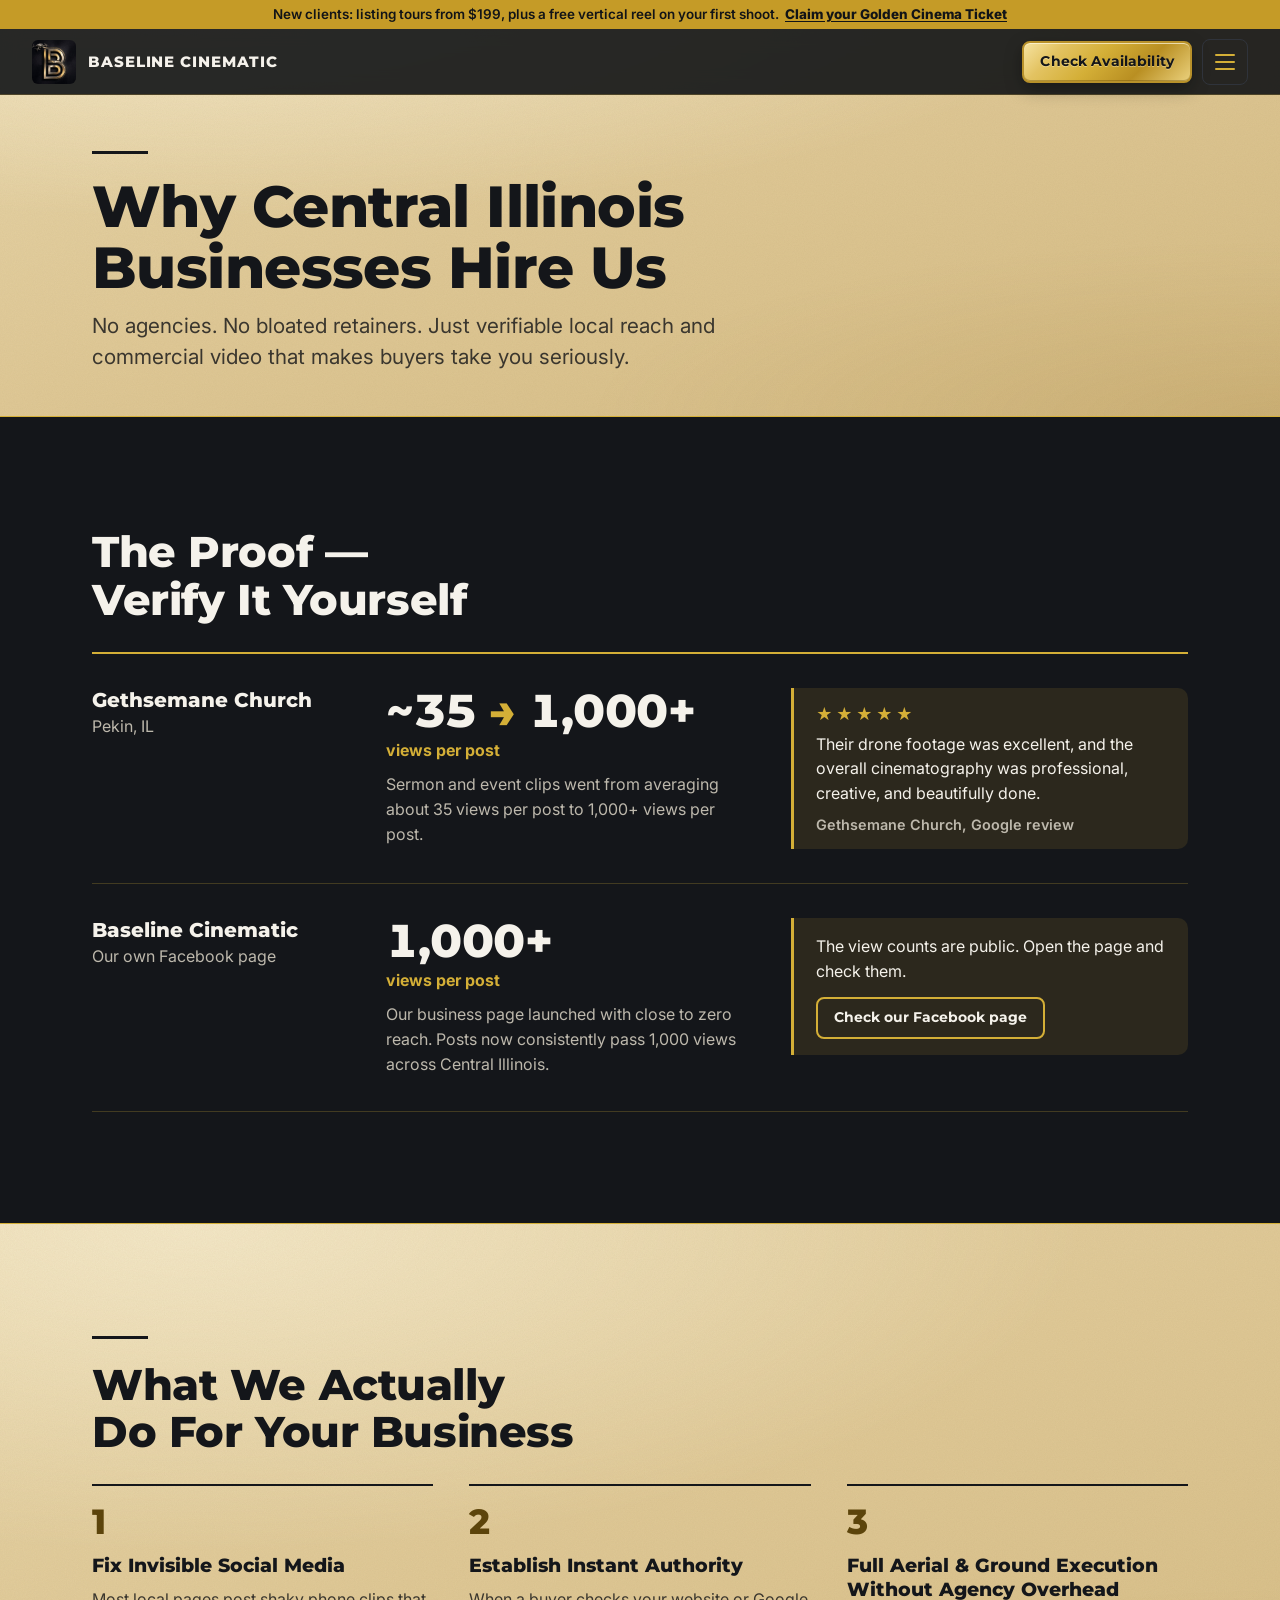
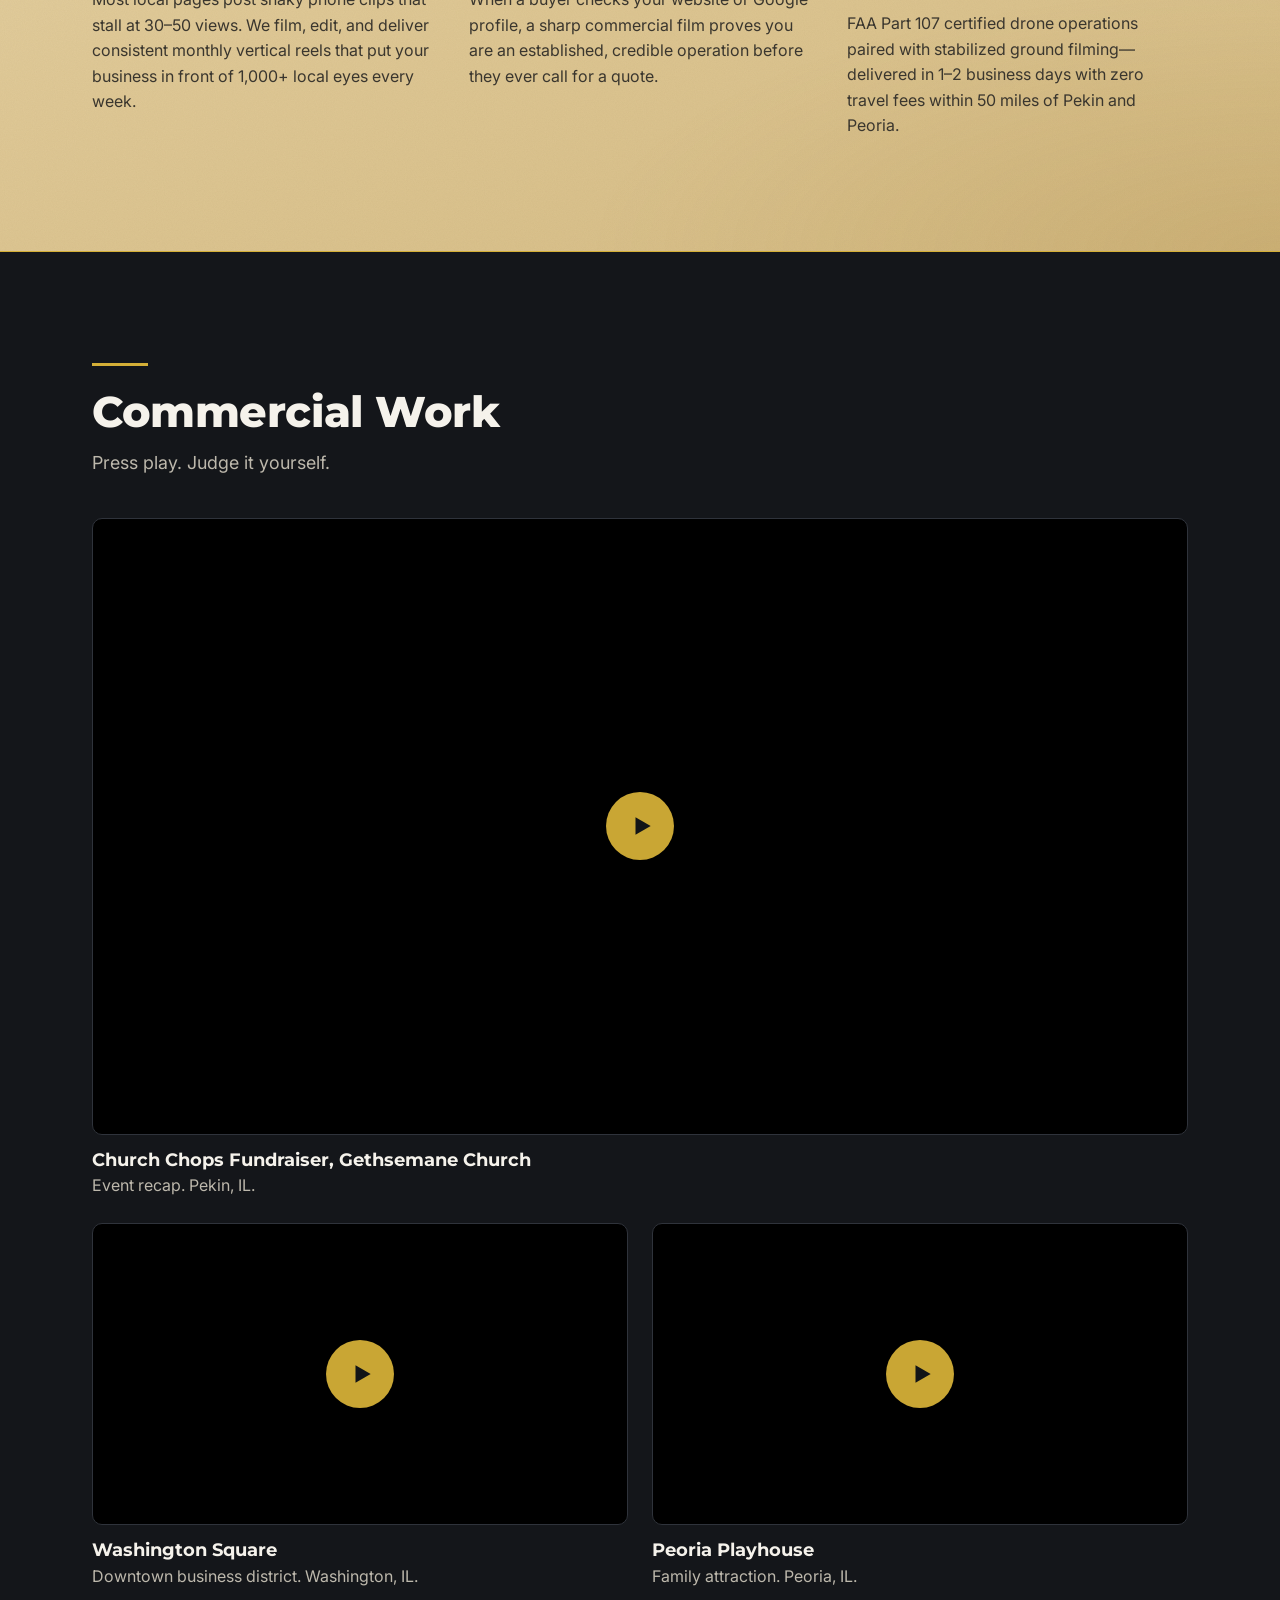
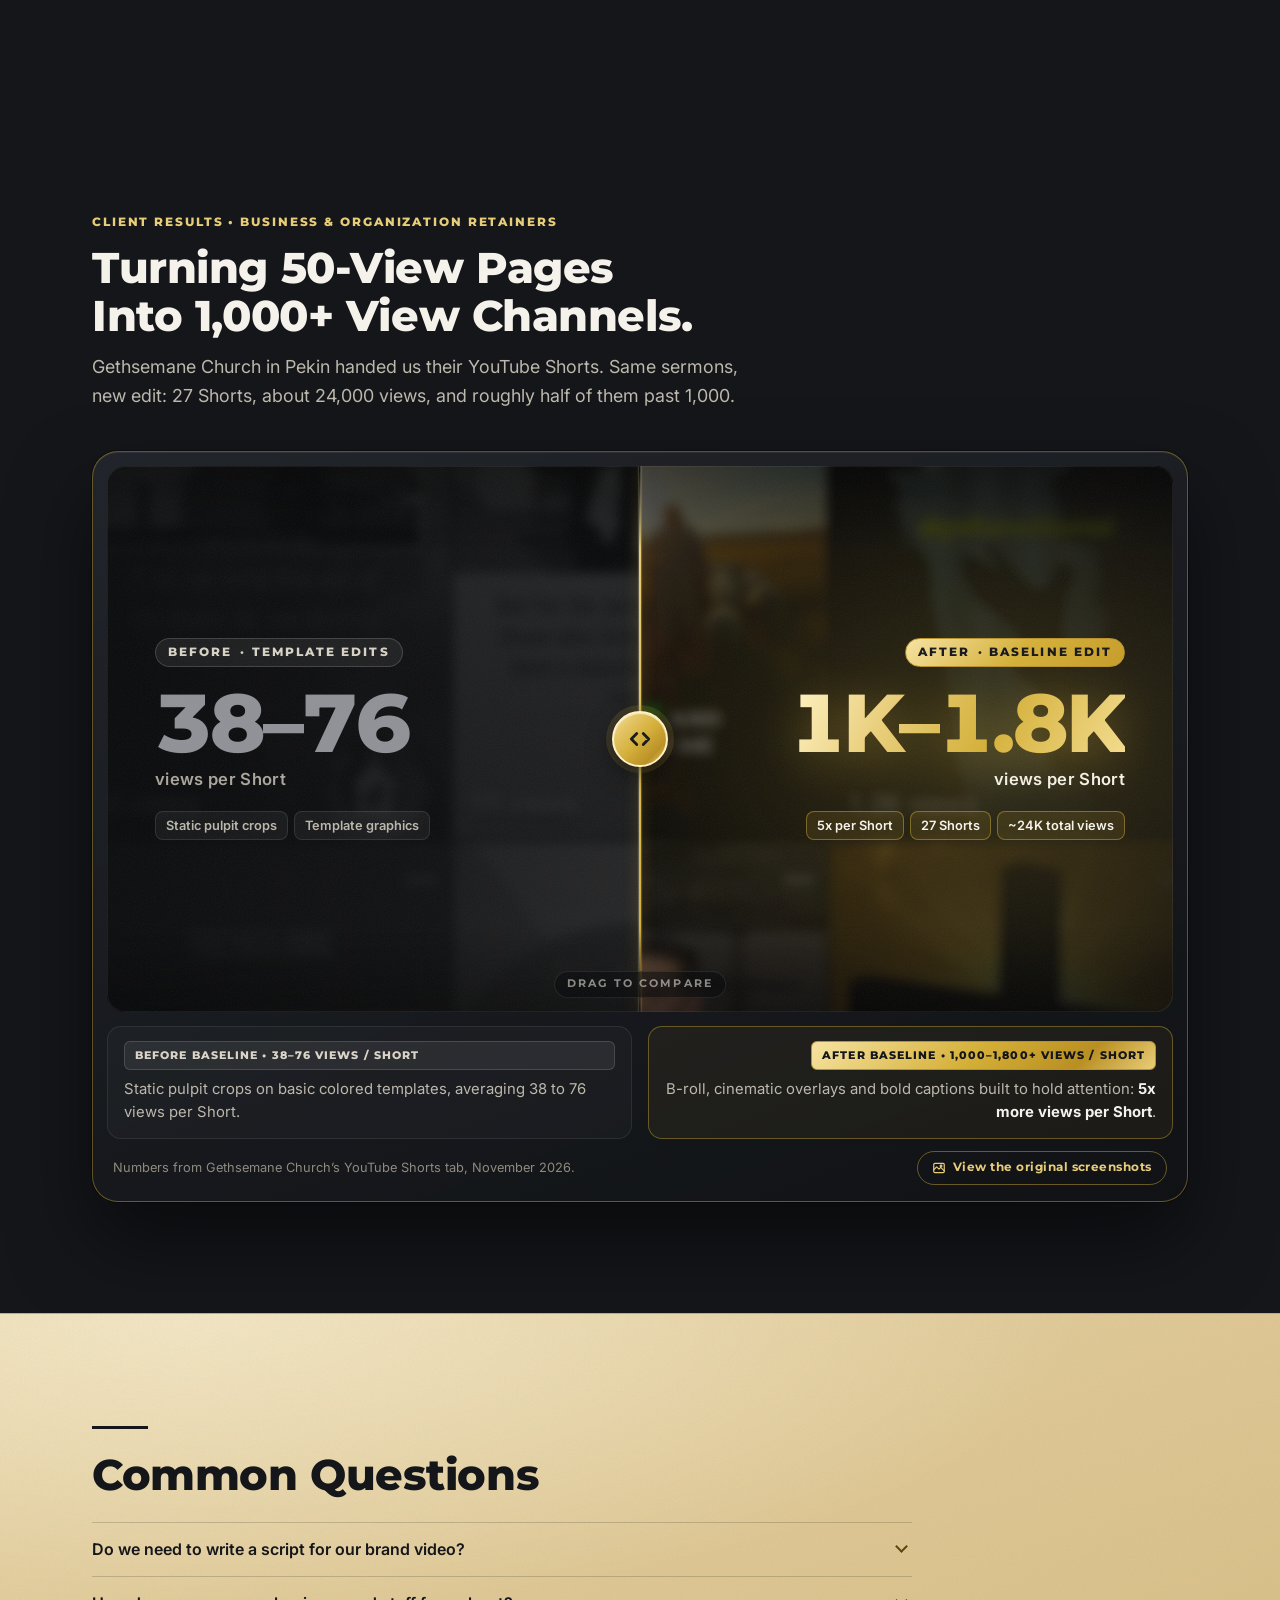
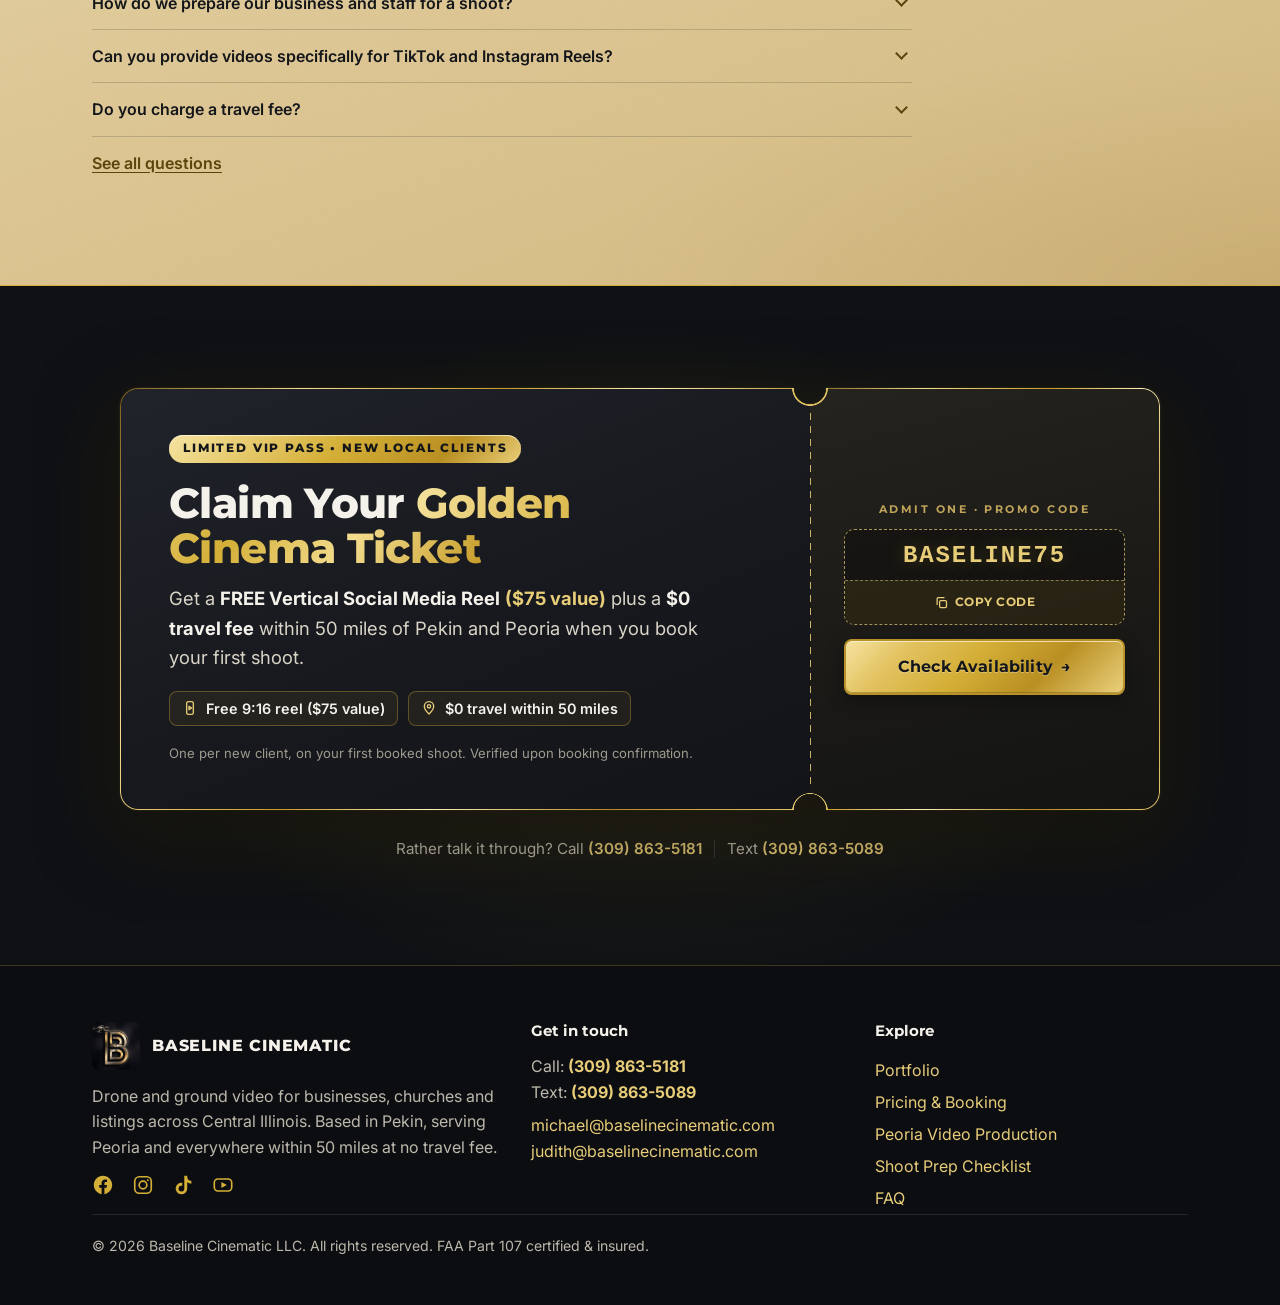
<file: commercial.html>
<!DOCTYPE html>
<html lang="en">
<head>
    <script async src="https://www.googletagmanager.com/gtag/js?id=G-1135RW1V01"></script>
    <script>
      window.dataLayer = window.dataLayer || [];
      function gtag(){dataLayer.push(arguments);}
      gtag('js', new Date());
      gtag('config', 'G-1135RW1V01');
    </script>

    <meta charset="UTF-8">
    <meta name="viewport" content="width=device-width, initial-scale=1.0">
    <title>Commercial Video Production & Brand Films | Baseline Cinematic</title>
    
    <meta name="description" content="Brand films, commercials and monthly social media video for Central Illinois businesses. Retainers from $299 a month, with no travel fee within 50 miles of Pekin and Peoria.">
    <meta name="author" content="Michael Cunningham">
    <meta name="robots" content="index, follow">
    
    <link rel="canonical" href="https://www.baselinecinematic.com/commercial.html">
    <link rel="icon" href="favicon-gold.png" type="image/png">
    <link rel="apple-touch-icon" href="apple-touch-icon.png">

    <meta property="og:title" content="Commercial Video Production & Brand Films | Baseline Cinematic">
    <meta property="og:description" content="Brand films, commercials and monthly social media video for Central Illinois businesses. Retainers from $299 a month, with no travel fee within 50 miles of Pekin and Peoria.">
    <meta property="og:image" content="https://www.baselinecinematic.com/share-preview.jpg">
    <meta property="og:url" content="https://www.baselinecinematic.com/commercial.html">
    <meta property="og:type" content="website">

    <!-- Shared site content & launch-promo switch: values live in site-data.js,
         so changing a price, delivery time, or the promo end date only needs
         one edit there instead of touching every page. -->
    <script src="site-data.js"></script>
    <script src="promo-check.js"></script>
    <meta name="twitter:card" content="summary_large_image">

    <link rel="preconnect" href="https://fonts.googleapis.com">
    <link rel="preconnect" href="https://fonts.gstatic.com" crossorigin>
    <link href="https://fonts.googleapis.com/css2?family=Inter:wght@400;500;600;700&family=Montserrat:wght@700;800&display=swap" rel="stylesheet">

    <script type="application/ld+json">
    {
      "@context": "https://schema.org",
      "@type": "ProfessionalService",
      "name": "Baseline Cinematic",
      "founder": {
        "@type": "Person",
        "name": "Michael Cunningham"
      },
      "url": "https://www.baselinecinematic.com/",
      "email": "michael@baselinecinematic.com",
      "telephone": "+1-309-863-5181",
      "image": "https://www.baselinecinematic.com/share-preview.jpg",
      "description": "Premium commercial video production, brand films, and social media retainers serving Central Illinois.",
      "address": {
        "@type": "PostalAddress",
        "addressLocality": "Pekin",
        "addressRegion": "IL",
        "addressCountry": "US"
      },
      "areaServed": [
        {"@type": "City", "name": "Peoria"},
        {
          "@type": "GeoCircle",
          "geoMidpoint": {
            "@type": "GeoCoordinates",
            "latitude": 40.5679,
            "longitude": -89.6534
          },
          "geoRadius": "80467"
        }
      ],
      "knowsAbout": [
        "Commercial Video Production",
        "Brand Storytelling",
        "Social Media Reels",
        "Aerial Videography", 
        "Drone Cinematography", 
        "Color Grading"
      ]
    }
    </script>
    <link rel="stylesheet" href="site-v2.css">
    <style>
        html { scroll-behavior: smooth; }
        body { margin: 0; background: #121417; color: #f3f0e8; font-family: 'Inter', system-ui, sans-serif; -webkit-font-smoothing: antialiased; }
        *, *::before, *::after { box-sizing: border-box; }
        img { max-width: 100%; }
        @media (prefers-reduced-motion: reduce) { html { scroll-behavior: auto; } }
    </style>
</head>
<body>

    <!-- HEADER: slim promo bar, logo, Check Availability button, menu drawer (styles: site-v2.css, behavior: site-nav.js) -->
    <div class="sticky-wrapper bc-top" id="site-top">
        <div class="bc-promo">
            <span class="promo-only">New clients: listing tours from $199, plus a free vertical reel on your first shoot.<a href="quote.html?promo=BASELINE75">Claim your Golden Cinema Ticket</a></span>
            <span class="after-promo">New clients: a free vertical social reel with your first shoot.<a href="quote.html?voucher=1">Claim it</a></span>
        </div>
        <div class="bc-bar">
            <a class="bc-logo" href="index.html"><img src="share-preview.jpg" alt="" width="44" height="44"><span>BASELINE CINEMATIC</span></a>
            <div class="bc-bar-actions">
                <a class="bc-btn bc-btn-quote bc-btn-sm" href="quote.html">Check Availability</a>
                <button type="button" class="bc-burger" aria-expanded="false" aria-controls="bc-drawer" aria-label="Open menu"><span></span><span></span><span></span></button>
            </div>
        </div>
    </div>
    <div class="bc-drawer" id="bc-drawer" hidden>
        <div class="bc-drawer-backdrop" data-close></div>
        <div class="bc-drawer-panel" role="dialog" aria-modal="true" aria-label="Site menu">
            <div class="bc-drawer-head"><span>Menu</span><button type="button" class="bc-drawer-close" data-close aria-label="Close menu">×</button></div>
            <nav aria-label="Main">
                <a href="commercial.html">Commercial &amp; Brand</a>
                <a href="real-estate.html">Real Estate Media</a>
                <a href="quote.html">Pricing &amp; Booking <small>Instant quote</small></a>
                <a href="commercial.html#portfolio">Portfolio</a>
                <a href="faq.html">FAQ</a>
                <a href="about.html">About Us</a>
                <a href="peoria-video-production.html">Peoria Video Production</a>
            </nav>
            <a class="bc-btn bc-btn-quote" href="quote.html">Check Availability</a>
            <div class="bc-drawer-contact">
                Call: <a href="tel:+13098635181" data-field="business.phoneDisplay" data-href-field="business.phoneHref">(309) 863-5181</a><br>
                Text: <a href="sms:+13098635089?&amp;body=Hi%20Baseline%20Cinematic%2C%20I%27d%20like%20to%20inquire%20about%20a%20video%20shoot." data-field="business.textDisplay" data-href-field="business.textHref">(309) 863-5089</a><br>
                <a href="mailto:michael@baselinecinematic.com" data-field="business.email" data-href-field="business.emailHref">michael@baselinecinematic.com</a>
            </div>
        </div>
    </div>

    <!-- EDITORIAL HEADER (paper): no video hero on this page -->
    <header class="bc-page-head s-paper" id="top">
        <div class="bc-wrap">
            <hr class="bc-rule">
            <h1>Why Central Illinois Businesses Hire Us</h1>
            <p>No agencies. No bloated retainers. Just verifiable local reach and commercial video that makes buyers take you seriously.</p>
        </div>
    </header>

    <main>
        <!-- 1. THE PROOF (paper) -->
        <section class="bc-sec s-cinema" id="proof">
            <div class="bc-wrap">
                <h2 class="bc-h2">The Proof — Verify It Yourself</h2>
                <div class="bc-proof">
                    <article class="bc-proof-row">
                        <div class="bc-proof-who">
                            <h3>Gethsemane Church</h3>
                            <p>Pekin, IL</p>
                        </div>
                        <div class="bc-proof-fact">
                            <p class="bc-proof-num">~35 <span aria-hidden="true">→</span><span class="bc-sr"> to </span> 1,000+</p>
                            <p class="bc-proof-unit">views per post</p>
                            <p>Sermon and event clips went from averaging about 35 views per post to 1,000+ views per post.</p>
                        </div>
                        <figure class="bc-proof-verify">
                            <div class="bc-stars" aria-label="5 out of 5 stars">★★★★★</div>
                            <blockquote>Their drone footage was excellent, and the overall cinematography was professional, creative, and beautifully done.</blockquote>
                            <figcaption>Gethsemane Church, Google review</figcaption>
                        </figure>
                    </article>
                    <article class="bc-proof-row">
                        <div class="bc-proof-who">
                            <h3>Baseline Cinematic</h3>
                            <p>Our own Facebook page</p>
                        </div>
                        <div class="bc-proof-fact">
                            <p class="bc-proof-num">1,000+</p>
                            <p class="bc-proof-unit">views per post</p>
                            <p>Our business page launched with close to zero reach. Posts now consistently pass 1,000 views across Central Illinois.</p>
                        </div>
                        <div class="bc-proof-verify">
                            <p>The view counts are public. Open the page and check them.</p>
                            <a class="bc-btn bc-btn-line bc-btn-sm" href="https://www.facebook.com/profile.php?id=61591572504349" data-href-field="social.facebookHref" target="_blank" rel="noopener">Check our Facebook page</a>
                        </div>
                    </article>
                </div>
            </div>
        </section>

        <!-- 2. WHAT WE ACTUALLY DO (paper) -->
        <section class="bc-sec s-paper" id="what-we-do">
            <div class="bc-wrap">
                <hr class="bc-rule">
                <h2 class="bc-h2">What We Actually Do For Your Business</h2>
                <ol class="bc-pillars">
                    <li>
                        <h3>Fix Invisible Social Media</h3>
                        <p>Most local pages post shaky phone clips that stall at 30–50 views. We film, edit, and deliver consistent monthly vertical reels that put your business in front of 1,000+ local eyes every week.</p>
                    </li>
                    <li>
                        <h3>Establish Instant Authority</h3>
                        <p>When a buyer checks your website or Google profile, a sharp commercial film proves you are an established, credible operation before they ever call for a quote.</p>
                    </li>
                    <li>
                        <h3>Full Aerial &amp; Ground Execution Without Agency Overhead</h3>
                        <p>FAA Part 107 certified drone operations paired with stabilized ground filming—delivered in 1–2 business days with zero travel fees within 50 miles of Pekin and Peoria.</p>
                    </li>
                </ol>
            </div>
        </section>

        <!-- 3. COMMERCIAL WORK (cinema): all existing videos kept -->
        <section class="bc-sec s-cinema" id="portfolio">
            <div class="bc-wrap">
                <hr class="bc-rule">
                <h2 class="bc-h2">Commercial Work</h2>
                <p class="bc-lead">Press play. Judge it yourself.</p>
                <div class="bc-work">
                    <article class="bc-work-item">
                        <button type="button" class="bc-yt" data-yt="4ZhVPhRjF6o" aria-label="Play: Church Chops Fundraiser Recap, Gethsemane Church"><span class="bc-yt-play"><svg viewBox="0 0 24 24" fill="currentColor" aria-hidden="true"><path d="M6 4l14 8-14 8z"/></svg></span></button>
                        <h3>Church Chops Fundraiser, Gethsemane Church</h3>
                        <p>Event recap. Pekin, IL.</p>
                    </article>
                    <article class="bc-work-item">
                        <button type="button" class="bc-yt" data-yt="LaM2WcMHRXs" aria-label="Play: Golden Hour in Washington Square"><span class="bc-yt-play"><svg viewBox="0 0 24 24" fill="currentColor" aria-hidden="true"><path d="M6 4l14 8-14 8z"/></svg></span></button>
                        <h3>Washington Square</h3>
                        <p>Downtown business district. Washington, IL.</p>
                    </article>
                    <article class="bc-work-item">
                        <button type="button" class="bc-yt" data-yt="z84jIXbXeVY" aria-label="Play: Exploring the Peoria Playhouse"><span class="bc-yt-play"><svg viewBox="0 0 24 24" fill="currentColor" aria-hidden="true"><path d="M6 4l14 8-14 8z"/></svg></span></button>
                        <h3>Peoria Playhouse</h3>
                        <p>Family attraction. Peoria, IL.</p>
                    </article>
                </div>
            </div>
        </section>


        <!-- PROOF SLIDER: Gethsemane Church YouTube Shorts (styles: site-v2.css section 12, behavior: proof-slider.js) -->
        <section class="bc-sec s-cinema bc-ba-sec" id="client-results">
            <div class="bc-wrap">
                <div class="bc-ba-head">
                    <span class="bc-ba-eyebrow">Client Results &bull; Business &amp; Organization Retainers</span>
                    <h2 class="bc-h2" id="client-results-h">Turning 50-View Pages Into 1,000+ View Channels.</h2>
                    <p class="bc-lead">Gethsemane Church in Pekin handed us their YouTube Shorts. Same sermons, new edit: 27 Shorts, about 24,000 views, and roughly half of them past 1,000.</p>
                </div>
                <figure class="bc-ba-card">
                    <div class="bc-ba-stage is-wall" data-ba="church-shorts">
                        <div class="bc-ba-layer is-before">
                            <img class="bc-ba-bg" src="proof-church-before.jpg" alt="" aria-hidden="true" loading="lazy" decoding="async">
                            <div class="bc-ba-panel">
                                <span class="bc-ba-tag">Before<span class="bc-ba-more"> &middot; Template edits</span></span>
                                <p class="bc-ba-num">38&ndash;76</p>
                                <p class="bc-ba-unit">views per Short</p>
                                <ul class="bc-ba-stats"><li>Static pulpit crops</li><li>Template graphics</li></ul>
                            </div>
                        </div>
                        <div class="bc-ba-layer is-after">
                            <img class="bc-ba-bg" src="proof-church-after.jpg" alt="" aria-hidden="true" loading="lazy" decoding="async">
                            <div class="bc-ba-panel">
                                <span class="bc-ba-tag">After<span class="bc-ba-more"> &middot; Baseline edit</span></span>
                                <p class="bc-ba-num">1K&ndash;1.8K</p>
                                <p class="bc-ba-unit">views per Short</p>
                                <ul class="bc-ba-stats"><li>5x per Short</li><li>27 Shorts</li><li>~24K total views</li></ul>
                            </div>
                        </div>
                        <div class="bc-ba-line" aria-hidden="true"></div>
                        <div class="bc-ba-knob" aria-hidden="true"><svg viewBox="0 0 24 24" fill="none" stroke="currentColor" stroke-width="2.6" stroke-linecap="round" stroke-linejoin="round"><path d="M9 7l-5 5 5 5M15 7l5 5-5 5"/></svg></div>
                        <span class="bc-ba-drag" aria-hidden="true">Drag to compare</span>
                        <input class="bc-ba-range" type="range" min="0" max="100" value="50" aria-label="Compare Gethsemane Church Shorts before and after Baseline: drag or use the arrow keys">
                    </div>
                    <div class="bc-ba-legend">
                        <div class="bc-ba-side">
                            <span class="bc-ba-badge">Before Baseline &bull; 38&ndash;76 Views / Short</span>
                            <p>Static pulpit crops on basic colored templates, averaging 38 to 76 views per Short.</p>
                        </div>
                        <div class="bc-ba-side is-after">
                            <span class="bc-ba-badge is-gold">After Baseline &bull; 1,000&ndash;1,800+ Views / Short</span>
                            <p>B-roll, cinematic overlays and bold captions built to hold attention: <strong>5x more views per Short</strong>.</p>
                        </div>
                    </div>
                    <figcaption class="bc-ba-source">
                        <span>Numbers from Gethsemane Church&rsquo;s YouTube Shorts tab, November 2026.</span>
                        <button type="button" class="bc-ba-open" data-ba-open><svg viewBox="0 0 24 24" fill="none" stroke="currentColor" stroke-width="2" stroke-linecap="round" stroke-linejoin="round" aria-hidden="true"><rect x="3" y="4" width="18" height="16" rx="2"/><path d="M3 15l5-5 4 4 3-3 6 6"/><circle cx="15.5" cy="8.5" r="1.5"/></svg>View the original screenshots</button>
                    </figcaption>
                    <template class="bc-ba-receipts" data-title="Gethsemane Church YouTube Shorts">
                            <figure><img src="proof-church-before.jpg" alt="Gethsemane Church Shorts before Baseline: 38 to 76 views each" loading="lazy"><figcaption><strong>Before:</strong> 38 to 76 views per Short.</figcaption></figure>
                            <figure><img src="proof-church-after.jpg" alt="Gethsemane Church Shorts edited by Baseline: about 900 to 1,500 views each" loading="lazy"><figcaption><strong>After:</strong> about 900 to 1,500 views per Short.</figcaption></figure>
                    </template>
                </figure>
            </div>
        </section>

        <!-- 6. COMMON QUESTIONS (paper). Booking happens on the quote page. -->
        <section class="bc-sec s-paper" id="questions">
            <div class="bc-wrap">
                <hr class="bc-rule">
                <h2 class="bc-h2">Common Questions</h2>
                <div class="bc-faq bc-faq-solo" id="faq">
                    <details>
                        <summary>Do we need to write a script for our brand video?</summary>
                        <p>Not necessarily! If you have a script, that's great. If not, we handle the creative direction. We can interview you or your staff, pull the best soundbites, and build the story organically in the editing room.</p>
                    </details>
                    <details>
                        <summary>How do we prepare our business and staff for a shoot?</summary>
                        <p>We try to be as non-disruptive as possible. For social media retainers, we just capture your team working naturally. For brand films, we will schedule a brief planning call to discuss staging, lighting, and any specific uniforms or branding you want featured. Our <a href="prep.html">shoot prep checklist</a> covers the rest.</p>
                    </details>
                    <details>
                        <summary>Can you provide videos specifically for TikTok and Instagram Reels?</summary>
                        <p>Yes, absolutely. Our Social Media Retainer package is designed exactly for this. We shoot vertically using our stabilized ground cameras and edit short, punchy, high-retention videos that perform incredibly well on social algorithms.</p>
                    </details>
                    <details>
                        <summary data-field="faq.travel.question">Do you charge a travel fee?</summary>
                        <p data-field="faq.travel.answer">Shoots within 50 miles of Pekin and Peoria have no travel fee. Beyond that, it's $50 for 50–75 miles, $100 for 75–100 miles, and a custom quote for anything over 100 miles. You'll always know the travel fee before you book.</p>
                    </details>
                    <p class="bc-faq-more"><a class="bc-link" href="faq.html">See all questions</a></p>
                </div>
            </div>
        </section>
    </main>

    <!-- GOLDEN CINEMA TICKET: promo pass above the footer (styles: site-v2.css section 11, copy button: golden-ticket.js) -->
    <div class="bc-ticket-sec" id="contact" role="region" aria-labelledby="contact-title">
        <div class="bc-wrap">
            <div class="bc-ticket" data-ticket>
                <div class="bc-ticket-main">
                    <span class="bc-ticket-eyebrow">Limited VIP Pass &bull; New Local Clients</span>
                    <h2 class="bc-ticket-title" id="contact-title">Claim Your <span>Golden Cinema Ticket</span></h2>
                    <p class="bc-ticket-offer">Get a <strong>FREE Vertical Social Media Reel</strong> <em>($75 value)</em> plus a <strong>$0 travel fee</strong> within 50 miles of Pekin and Peoria when you book your first shoot.</p>
                    <ul class="bc-ticket-perks">
                        <li><svg viewBox="0 0 24 24" fill="none" stroke="currentColor" stroke-width="2" stroke-linecap="round" stroke-linejoin="round" aria-hidden="true"><rect x="7" y="2.5" width="10" height="19" rx="2.5"/><path d="M10.5 9.5l4 2.5-4 2.5z"/></svg>Free 9:16 reel ($75 value)</li>
                        <li><svg viewBox="0 0 24 24" fill="none" stroke="currentColor" stroke-width="2" stroke-linecap="round" stroke-linejoin="round" aria-hidden="true"><path d="M12 21s-7-6.2-7-11.5a7 7 0 0 1 14 0C19 14.8 12 21 12 21z"/><circle cx="12" cy="9.5" r="2.5"/></svg>$0 travel within 50 miles</li>
                    </ul>
                    <p class="bc-ticket-fine">One per new client, on your first booked shoot. Verified upon booking confirmation.</p>
                </div>
                <div class="bc-ticket-stub">
                    <span class="bc-ticket-admit">Admit One &middot; Promo Code</span>
                    <div class="bc-ticket-code">
                        <code>BASELINE75</code>
                        <button type="button" class="bc-ticket-copy" data-copy-code="BASELINE75" aria-label="Copy promo code BASELINE75"><svg viewBox="0 0 24 24" fill="none" stroke="currentColor" stroke-width="2" stroke-linecap="round" stroke-linejoin="round" aria-hidden="true"><rect x="9" y="9" width="11" height="11" rx="2"/><path d="M5 15V6a2 2 0 0 1 2-2h9"/></svg><span class="bc-ticket-copy-label">Copy Code</span></button>
                    </div>
                    <a class="bc-btn bc-btn-quote" href="quote.html?promo=BASELINE75">Check Availability <span class="bc-arrow" aria-hidden="true">&rarr;</span></a>
                    <span class="bc-ticket-status" role="status" aria-live="polite"></span>
                </div>
            </div>
            <p class="bc-ticket-after">Rather talk it through? Call <a href="tel:+13098635181" data-field="business.phoneDisplay" data-href-field="business.phoneHref">(309) 863-5181</a><span class="bc-sep" aria-hidden="true">|</span>Text <a href="sms:+13098635089?&amp;body=Hi%20Baseline%20Cinematic%2C%20I%27d%20like%20to%20claim%20my%20Golden%20Cinema%20Ticket%20(BASELINE75)." data-href-field="business.textHref">(309) 863-5089</a></p>
        </div>
    </div>

    <footer class="bc-footer">
        <div class="bc-wrap">
            <div class="bc-footer-grid">
                <div>
                    <div class="bc-footer-brand"><img src="share-preview.jpg" alt="" width="48" height="48"><strong>BASELINE CINEMATIC</strong></div>
                    <p>Drone and ground video for businesses, churches and listings across Central Illinois. Based in Pekin, serving Peoria and everywhere within 50 miles at no travel fee.</p>
                    <div class="bc-social">
                        <a href="https://www.facebook.com/profile.php?id=61591572504349" data-href-field="social.facebookHref" target="_blank" rel="noopener" aria-label="Baseline Cinematic on Facebook"><svg viewBox="0 0 24 24" fill="currentColor" aria-hidden="true"><path d="M22 12.06C22 6.53 17.52 2 12 2S2 6.53 2 12.06c0 5 3.66 9.13 8.44 9.94v-7.03H7.9v-2.91h2.54V9.85c0-2.51 1.49-3.89 3.77-3.89 1.09 0 2.24.2 2.24.2v2.46h-1.26c-1.24 0-1.63.77-1.63 1.56v1.88h2.78l-.44 2.91h-2.34V22c4.78-.81 8.44-4.94 8.44-9.94z"/></svg></a>
                        <a href="https://www.instagram.com/baselinecinematic" data-href-field="social.instagramHref" target="_blank" rel="noopener" aria-label="Baseline Cinematic on Instagram"><svg viewBox="0 0 24 24" fill="none" stroke="currentColor" stroke-width="1.8" aria-hidden="true"><rect x="3" y="3" width="18" height="18" rx="5"/><circle cx="12" cy="12" r="4.2"/><circle cx="17.3" cy="6.7" r="1.1" fill="currentColor" stroke="none"/></svg></a>
                        <a href="https://www.tiktok.com/@baseline.cinemati" data-href-field="social.tiktokHref" target="_blank" rel="noopener" aria-label="Baseline Cinematic on TikTok"><svg viewBox="0 0 24 24" fill="currentColor" aria-hidden="true"><path d="M16.6 2h-3.2v13.9a3.1 3.1 0 1 1-2.2-2.97v-3.28a6.3 6.3 0 1 0 5.4 6.25V9.1a7.9 7.9 0 0 0 4.5 1.4V7.3a4.7 4.7 0 0 1-4.5-4.7V2z"/></svg></a>
                        <a href="https://www.youtube.com/@BaselineCinematic" data-href-field="social.youtubeHref" target="_blank" rel="noopener" aria-label="Baseline Cinematic on YouTube"><svg viewBox="0 0 24 24" aria-hidden="true"><rect x="2.5" y="5.5" width="19" height="13" rx="4" fill="none" stroke="currentColor" stroke-width="1.8"/><path d="M10.2 8.7l6 3.3-6 3.3z" fill="currentColor"/></svg></a>
                    </div>
                </div>
                <div>
                    <h2>Get in touch</h2>
                    <p class="footer-phones bc-footer-phones">Call: <a href="tel:+13098635181" data-field="business.phoneDisplay" data-href-field="business.phoneHref">(309) 863-5181</a><br>Text: <a href="sms:+13098635089?&amp;body=Hi%20Baseline%20Cinematic%2C%20I%27d%20like%20to%20inquire%20about%20a%20video%20shoot." data-field="business.textDisplay" data-href-field="business.textHref">(309) 863-5089</a></p>
                    <p><a href="mailto:michael@baselinecinematic.com" data-field="business.email" data-href-field="business.emailHref">michael@baselinecinematic.com</a><br><a href="mailto:judith@baselinecinematic.com" data-field="business.emailJudith" data-href-field="business.emailJudithHref">judith@baselinecinematic.com</a></p>
                </div>
                <div>
                    <h2>Explore</h2>
                    <ul>
                        <li><a href="commercial.html#portfolio">Portfolio</a></li>
                        <li><a href="quote.html">Pricing &amp; Booking</a></li>
                        <li><a href="peoria-video-production.html">Peoria Video Production</a></li>
                        <li><a href="prep.html">Shoot Prep Checklist</a></li>
                        <li><a href="faq.html">FAQ</a></li>
                    </ul>
                </div>
            </div>
            <p class="bc-footer-legal">&copy; 2026 Baseline Cinematic LLC. All rights reserved. FAA Part 107 certified &amp; insured.</p>
        </div>
    </footer>

    <script src="site-nav.js"></script>
    <script src="home.js"></script>
    <script src="site-render.js"></script>
    <script src="proof-slider.js"></script>
    <script src="golden-ticket.js"></script>
    <script src="lead-tracking.js"></script>
</body>
</html>
</file>
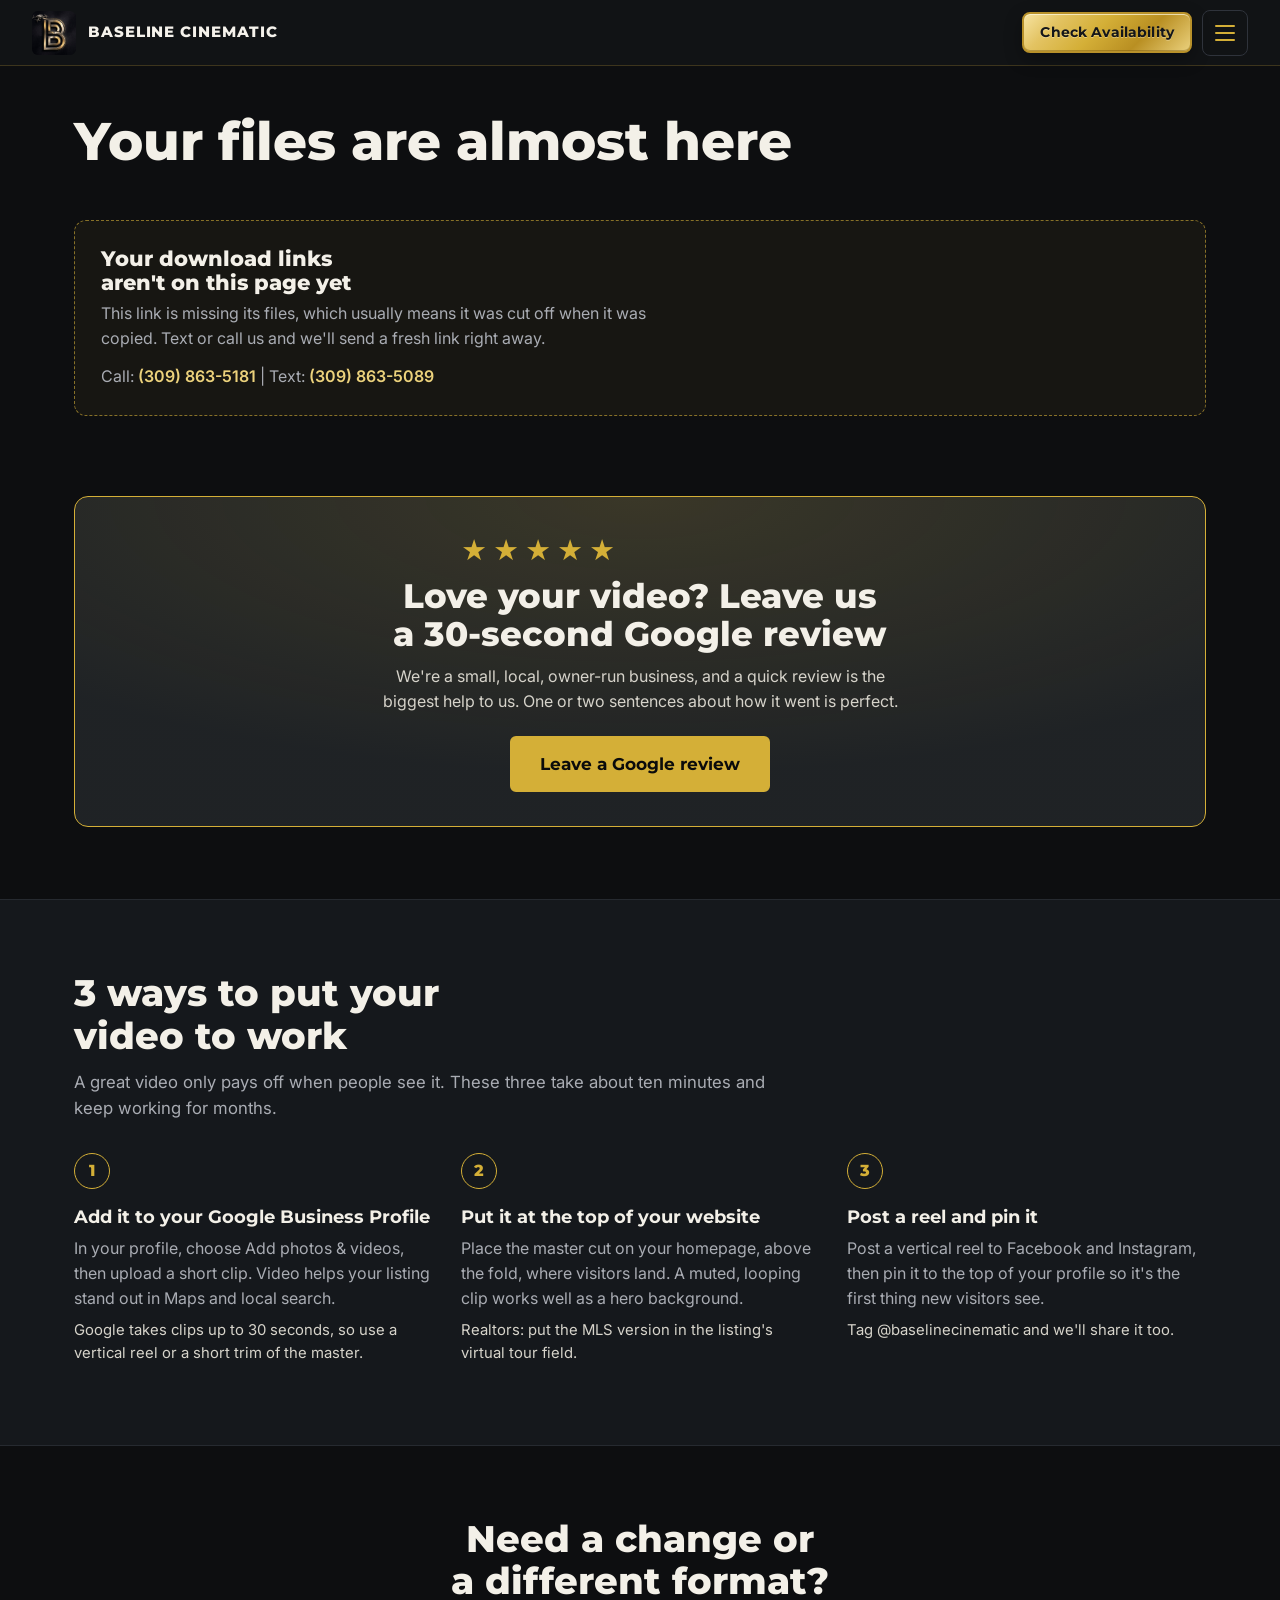
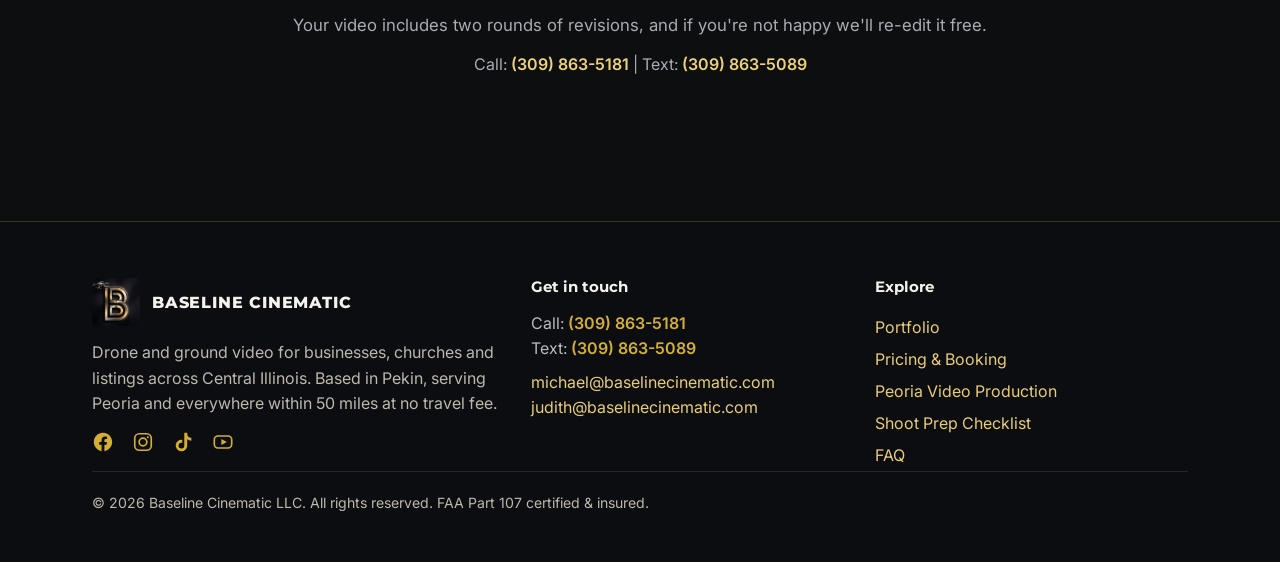
<file: deliver.html>
<!DOCTYPE html>
<html lang="en">
<head>
    <script async src="https://www.googletagmanager.com/gtag/js?id=G-1135RW1V01"></script>
    <script>
      window.dataLayer = window.dataLayer || [];
      function gtag(){dataLayer.push(arguments);}
      gtag('js', new Date());
      gtag('config', 'G-1135RW1V01');
    </script>

    <meta charset="UTF-8">
    <meta name="viewport" content="width=device-width, initial-scale=1.0">
    <title>Your Video Is Ready | Baseline Cinematic</title>
    <meta name="description" content="Download your finished Baseline Cinematic video files.">
    <meta name="robots" content="noindex, nofollow">
    <meta name="referrer" content="no-referrer">

    <link rel="icon" href="favicon-gold.png" type="image/png">
    <link rel="apple-touch-icon" href="apple-touch-icon.png">

    <script src="site-data.js"></script>
    <script src="promo-check.js"></script>

    <link rel="preconnect" href="https://fonts.googleapis.com">
    <link rel="preconnect" href="https://fonts.gstatic.com" crossorigin>
    <link href="https://fonts.googleapis.com/css2?family=Inter:wght@400;500;600;700&family=Montserrat:wght@700;800&display=swap" rel="stylesheet">
    <link rel="stylesheet" href="site-shell.css">
    <link rel="stylesheet" href="site-ui.css">
    <link rel="stylesheet" href="site-v2.css">
    <style>
        /* Client delivery page */
        .dl-head { padding-bottom: 36px; }
        .dl-head h1 { font-size: clamp(2rem, 4.8vw, 3.3rem); font-weight: 800; line-height: 1.06; margin: 0 0 14px; max-width: 20ch; overflow-wrap: anywhere; }
        .dl-head .pg-lead { margin-bottom: 0; }

        .dl-cards { display: grid; grid-template-columns: repeat(3, minmax(0, 1fr)); gap: 16px; }
        .dl-card { position: relative; background: var(--panel); border: 1.5px solid var(--line); border-radius: 12px; padding: 22px 22px 20px; display: flex; flex-direction: column; gap: 8px; }
        .dl-card.is-ready { border-color: rgba(212,175,55,0.55); background: linear-gradient(180deg, rgba(212,175,55,0.09), rgba(212,175,55,0.02) 55%), var(--panel); }
        .dl-card.is-missing { opacity: 0.62; }
        .dl-shape { height: 74px; display: flex; align-items: flex-end; margin-bottom: 6px; }
        .dl-shape i { display: block; border: 1.5px solid var(--gold); border-radius: 5px; background: repeating-linear-gradient(-55deg, rgba(212,175,55,0.16) 0 6px, transparent 6px 12px); }
        .dl-shape.is-wide i { width: 118px; height: 66px; }
        .dl-shape.is-tall i { width: 40px; height: 72px; margin-right: 8px; }
        .dl-card.is-missing .dl-shape i { border-color: #4a5058; background: none; }
        .dl-card h2 { margin: 0; font-size: 1.15rem; font-weight: 700; }
        .dl-card p { margin: 0; color: var(--mute); font-size: 0.95rem; }
        .dl-spec { color: var(--gold-hi) !important; font-weight: 600; font-size: 0.88rem !important; }
        .dl-actions { margin-top: auto; padding-top: 12px; display: flex; flex-direction: column; gap: 8px; }
        .dl-actions .bq-btn { padding: 12px 16px; font-size: 0.95rem; }
        .dl-status { color: var(--dim) !important; font-size: 0.9rem !important; margin-top: auto !important; padding-top: 12px; }

        .dl-empty { border: 1.5px dashed rgba(212,175,55,0.6); border-radius: 12px; padding: 26px; background: rgba(212,175,55,0.05); }
        .dl-empty h2 { margin: 0 0 6px; font-size: 1.3rem; }
        .dl-empty p { margin: 0 0 14px; color: var(--mute); max-width: 60ch; }

        .dl-note { color: var(--dim); font-size: 0.9rem; margin: 18px 0 0; }

        .dl-review { border: 1.5px solid var(--gold); border-radius: 14px; padding: 34px; text-align: center;
            background: radial-gradient(120% 140% at 50% 0%, rgba(212,175,55,0.16), rgba(212,175,55,0.02) 60%), var(--panel); }
        .dl-review .dl-stars { color: var(--gold); font-size: 1.6rem; letter-spacing: 6px; margin: 0 0 6px; }
        .dl-review h2 { margin: 0 auto 10px; font-size: clamp(1.5rem, 3vw, 2.1rem); font-weight: 800; max-width: 24ch; }
        .dl-review p { margin: 0 auto 22px; color: #d6d3ca; max-width: 54ch; }
        .dl-review .bq-btn { font-size: 1.08rem; padding: 16px 28px; }

        .dl-steps { list-style: none; counter-reset: dl; margin: 0; padding: 0; display: grid; grid-template-columns: repeat(3, minmax(0, 1fr)); gap: 28px; }
        .dl-steps li { counter-increment: dl; }
        .dl-steps li::before {
            content: counter(dl); display: grid; place-items: center; width: 36px; height: 36px; border-radius: 50%;
            border: 1.5px solid var(--gold); color: var(--gold); font-family: 'Montserrat', sans-serif; font-weight: 800; margin-bottom: 14px;
        }
        .dl-steps h3 { margin: 0 0 6px; font-size: 1.1rem; }
        .dl-steps p { margin: 0 0 8px; color: var(--mute); }
        .dl-steps .dl-tip { color: #d6d3ca; font-size: 0.93rem; }

        .dl-help { text-align: center; padding-bottom: 72px; }
        .dl-help p { margin: 0; }

        @media (max-width: 900px) {
            .dl-cards, .dl-steps { grid-template-columns: 1fr; }
            .dl-review { padding: 26px 20px; }
            .dl-review .bq-btn { width: 100%; }
        }
    </style>
</head>
<body ontouchstart="">

    <!-- HEADER: slim promo bar, logo, Check Availability button, menu drawer (styles: site-v2.css, behavior: site-nav.js) -->
    <div class="sticky-wrapper bc-top" id="site-top">
        <div class="bc-bar">
            <a class="bc-logo" href="index.html"><img src="share-preview.jpg" alt="" width="44" height="44"><span>BASELINE CINEMATIC</span></a>
            <div class="bc-bar-actions">
                <a class="bc-btn bc-btn-quote bc-btn-sm" href="quote.html">Check Availability</a>
                <button type="button" class="bc-burger" aria-expanded="false" aria-controls="bc-drawer" aria-label="Open menu"><span></span><span></span><span></span></button>
            </div>
        </div>
    </div>
    <div class="bc-drawer" id="bc-drawer" hidden>
        <div class="bc-drawer-backdrop" data-close></div>
        <div class="bc-drawer-panel" role="dialog" aria-modal="true" aria-label="Site menu">
            <div class="bc-drawer-head"><span>Menu</span><button type="button" class="bc-drawer-close" data-close aria-label="Close menu">×</button></div>
            <nav aria-label="Main">
                <a href="commercial.html">Commercial &amp; Brand</a>
                <a href="real-estate.html">Real Estate Media</a>
                <a href="quote.html">Pricing &amp; Booking <small>Instant quote</small></a>
                <a href="commercial.html#portfolio">Portfolio</a>
                <a href="faq.html">FAQ</a>
                <a href="about.html">About Us</a>
                <a href="peoria-video-production.html">Peoria Video Production</a>
            </nav>
            <a class="bc-btn bc-btn-quote" href="quote.html">Check Availability</a>
            <div class="bc-drawer-contact">
                Call: <a href="tel:+13098635181" data-field="business.phoneDisplay" data-href-field="business.phoneHref">(309) 863-5181</a><br>
                Text: <a href="sms:+13098635089?&amp;body=Hi%20Baseline%20Cinematic%2C%20I%27d%20like%20to%20inquire%20about%20a%20video%20shoot." data-field="business.textDisplay" data-href-field="business.textHref">(309) 863-5089</a><br>
                <a href="mailto:michael@baselinecinematic.com" data-field="business.email" data-href-field="business.emailHref">michael@baselinecinematic.com</a>
            </div>
        </div>
    </div>

    <main>
        <div class="pg-wrap pg-top dl-head">
            <h1 id="dl-title">Your video is ready</h1>
            <p class="pg-lead" id="dl-lead">Download your files below. Save a copy somewhere you'll find it again.</p>
        </div>

        <section class="pg-sec" id="files" style="padding-top: 0;" aria-label="Your files">
            <div class="pg-wrap">
                <div class="dl-empty" id="dl-empty" hidden>
                    <h2>Your download links aren't on this page yet</h2>
                    <p>This link is missing its files, which usually means it was cut off when it was copied. Text or call us and we'll send a fresh link right away.</p>
                    <p class="pg-contact-line" style="margin: 0;">Call: <a href="tel:+13098635181" data-href-field="business.phoneHref">(309) 863-5181</a> <span aria-hidden="true">|</span> Text: <a href="sms:+13098635089?&amp;body=Hi%20Baseline%20Cinematic%2C%20my%20video%20delivery%20link%20isn%27t%20showing%20my%20files." data-text-link>(309) 863-5089</a></p>
                </div>
                <div class="dl-cards" id="dl-cards">
                    <article class="dl-card" data-file="master">
                        <div class="dl-shape is-wide" aria-hidden="true"><i></i></div>
                        <h2>Master 4K cut</h2>
                        <p class="dl-spec">16:9 · 4K</p>
                        <p>Your full, color-graded film. Use it on your website, YouTube and your Google Business Profile.</p>
                    </article>
                    <article class="dl-card" data-file="mls">
                        <div class="dl-shape is-wide" aria-hidden="true"><i></i></div>
                        <h2>Unbranded MLS version</h2>
                        <p class="dl-spec">16:9 · No logos or contact info</p>
                        <p>Ready for the MLS virtual tour field and listing sites that don't allow branding.</p>
                    </article>
                    <article class="dl-card" data-file="reel">
                        <div class="dl-shape is-tall" aria-hidden="true"><i></i><i></i><i></i></div>
                        <h2>Vertical social reels</h2>
                        <p class="dl-spec">9:16 · Reels, TikTok, Shorts</p>
                        <p>Short vertical cuts made for phones. Post one now and save the rest for the weeks ahead.</p>
                    </article>
                </div>
                <p class="dl-note">Download links open in a new tab. On a phone, tap the download icon in the file viewer to save to your device.</p>
            </div>
        </section>

        <section class="pg-sec" id="review" style="padding-top: 8px;">
            <div class="pg-wrap">
                <div class="dl-review">
                    <p class="dl-stars" aria-hidden="true">★★★★★</p>
                    <h2>Love your video? Leave us a 30-second Google review</h2>
                    <p>We're a small, local, owner-run business, and a quick review is the biggest help to us. One or two sentences about how it went is perfect.</p>
                    <a class="bq-btn" id="dl-review-btn" href="https://g.page/r/CUy8yB2KUa2WEBM/review" data-href-field="business.googleReviewHref" target="_blank" rel="noopener">Leave a Google review</a>
                </div>
            </div>
        </section>

        <div class="pg-band">
            <section class="pg-sec" id="deploy">
                <div class="pg-wrap">
                    <h2>3 ways to put your video to work</h2>
                    <p class="pg-lead">A great video only pays off when people see it. These three take about ten minutes and keep working for months.</p>
                    <ol class="dl-steps">
                        <li>
                            <h3>Add it to your Google Business Profile</h3>
                            <p>In your profile, choose Add photos &amp; videos, then upload a short clip. Video helps your listing stand out in Maps and local search.</p>
                            <p class="dl-tip">Google takes clips up to 30 seconds, so use a vertical reel or a short trim of the master.</p>
                        </li>
                        <li>
                            <h3>Put it at the top of your website</h3>
                            <p>Place the master cut on your homepage, above the fold, where visitors land. A muted, looping clip works well as a hero background.</p>
                            <p class="dl-tip">Realtors: put the MLS version in the listing's virtual tour field.</p>
                        </li>
                        <li>
                            <h3>Post a reel and pin it</h3>
                            <p>Post a vertical reel to Facebook and Instagram, then pin it to the top of your profile so it's the first thing new visitors see.</p>
                            <p class="dl-tip">Tag @baselinecinematic and we'll share it too.</p>
                        </li>
                    </ol>
                </div>
            </section>
        </div>

        <div class="pg-wrap dl-help">
            <section class="pg-sec">
                <h2 style="margin: 0 auto 10px;">Need a change or a different format?</h2>
                <p class="pg-lead" style="margin: 0 auto 14px;">Your video includes two rounds of revisions, and if you're not happy we'll re-edit it free.</p>
                <p class="pg-contact-line">Call: <a href="tel:+13098635181" data-href-field="business.phoneHref">(309) 863-5181</a> <span aria-hidden="true">|</span> Text: <a href="sms:+13098635089?&amp;body=Hi%20Baseline%20Cinematic%2C%20I%20have%20a%20question%20about%20my%20video%20delivery." data-text-link>(309) 863-5089</a></p>
            </section>
        </div>
    </main>

    <footer class="bc-footer">
        <div class="bc-wrap">
            <div class="bc-footer-grid">
                <div>
                    <div class="bc-footer-brand"><img src="share-preview.jpg" alt="" width="48" height="48"><strong>BASELINE CINEMATIC</strong></div>
                    <p>Drone and ground video for businesses, churches and listings across Central Illinois. Based in Pekin, serving Peoria and everywhere within 50 miles at no travel fee.</p>
                    <div class="bc-social">
                        <a href="https://www.facebook.com/profile.php?id=61591572504349" data-href-field="social.facebookHref" target="_blank" rel="noopener" aria-label="Baseline Cinematic on Facebook"><svg viewBox="0 0 24 24" fill="currentColor" aria-hidden="true"><path d="M22 12.06C22 6.53 17.52 2 12 2S2 6.53 2 12.06c0 5 3.66 9.13 8.44 9.94v-7.03H7.9v-2.91h2.54V9.85c0-2.51 1.49-3.89 3.77-3.89 1.09 0 2.24.2 2.24.2v2.46h-1.26c-1.24 0-1.63.77-1.63 1.56v1.88h2.78l-.44 2.91h-2.34V22c4.78-.81 8.44-4.94 8.44-9.94z"/></svg></a>
                        <a href="https://www.instagram.com/baselinecinematic" data-href-field="social.instagramHref" target="_blank" rel="noopener" aria-label="Baseline Cinematic on Instagram"><svg viewBox="0 0 24 24" fill="none" stroke="currentColor" stroke-width="1.8" aria-hidden="true"><rect x="3" y="3" width="18" height="18" rx="5"/><circle cx="12" cy="12" r="4.2"/><circle cx="17.3" cy="6.7" r="1.1" fill="currentColor" stroke="none"/></svg></a>
                        <a href="https://www.tiktok.com/@baseline.cinemati" data-href-field="social.tiktokHref" target="_blank" rel="noopener" aria-label="Baseline Cinematic on TikTok"><svg viewBox="0 0 24 24" fill="currentColor" aria-hidden="true"><path d="M16.6 2h-3.2v13.9a3.1 3.1 0 1 1-2.2-2.97v-3.28a6.3 6.3 0 1 0 5.4 6.25V9.1a7.9 7.9 0 0 0 4.5 1.4V7.3a4.7 4.7 0 0 1-4.5-4.7V2z"/></svg></a>
                        <a href="https://www.youtube.com/@BaselineCinematic" data-href-field="social.youtubeHref" target="_blank" rel="noopener" aria-label="Baseline Cinematic on YouTube"><svg viewBox="0 0 24 24" aria-hidden="true"><rect x="2.5" y="5.5" width="19" height="13" rx="4" fill="none" stroke="currentColor" stroke-width="1.8"/><path d="M10.2 8.7l6 3.3-6 3.3z" fill="currentColor"/></svg></a>
                    </div>
                </div>
                <div>
                    <h2>Get in touch</h2>
                    <p class="footer-phones bc-footer-phones">Call: <a href="tel:+13098635181" data-field="business.phoneDisplay" data-href-field="business.phoneHref">(309) 863-5181</a><br>Text: <a href="sms:+13098635089?&amp;body=Hi%20Baseline%20Cinematic%2C%20I%27d%20like%20to%20inquire%20about%20a%20video%20shoot." data-field="business.textDisplay" data-href-field="business.textHref">(309) 863-5089</a></p>
                    <p><a href="mailto:michael@baselinecinematic.com" data-field="business.email" data-href-field="business.emailHref">michael@baselinecinematic.com</a><br><a href="mailto:judith@baselinecinematic.com" data-field="business.emailJudith" data-href-field="business.emailJudithHref">judith@baselinecinematic.com</a></p>
                </div>
                <div>
                    <h2>Explore</h2>
                    <ul>
                        <li><a href="commercial.html#portfolio">Portfolio</a></li>
                        <li><a href="quote.html">Pricing &amp; Booking</a></li>
                        <li><a href="peoria-video-production.html">Peoria Video Production</a></li>
                        <li><a href="prep.html">Shoot Prep Checklist</a></li>
                        <li><a href="faq.html">FAQ</a></li>
                    </ul>
                </div>
            </div>
            <p class="bc-footer-legal">&copy; 2026 Baseline Cinematic LLC. All rights reserved. FAA Part 107 certified &amp; insured.</p>
        </div>
    </footer>

    <script>
    (function () {
        'use strict';
        // Builds the download cards from the link's query string:
        //   deliver.html?client=Acme%20Motors&master=URL&mls=URL&reel=URL&reel2=URL&reel3=URL
        // Optional: &project=Spring%20Campaign  (shown under the client name)
        // Any file left out shows as "not part of this delivery". Only http(s) links are used.
        var params = new URLSearchParams(window.location.search);

        function cleanText(v, max) { return (v || '').replace(/[\u0000-\u001f<>]/g, '').trim().slice(0, max); }
        function cleanUrl(v) {
            if (!v) return '';
            try {
                var u = new URL(v.trim());
                return (u.protocol === 'https:' || u.protocol === 'http:') ? u.href : '';
            } catch (e) { return ''; }
        }

        var client = cleanText(params.get('client'), 80);
        var project = cleanText(params.get('project'), 80);
        var files = {
            master: [cleanUrl(params.get('master'))].filter(Boolean),
            mls: [cleanUrl(params.get('mls'))].filter(Boolean),
            reel: ['reel', 'reel1', 'reel2', 'reel3', 'reel4', 'reel5'].map(function (k) { return cleanUrl(params.get(k)); })
                .filter(function (v, i, a) { return v && a.indexOf(v) === i; })
        };
        var LABEL = { master: 'Download master 4K cut', mls: 'Download MLS version', reel: 'Download reel' };

        if (client) {
            document.getElementById('dl-title').textContent = client + ', your video is ready';
            document.title = 'Your Video Is Ready, ' + client + ' | Baseline Cinematic';
        }
        if (project) {
            document.getElementById('dl-lead').textContent = project + ': download your files below and save a copy somewhere you\'ll find it again.';
        }

        var any = false;
        document.querySelectorAll('.dl-card').forEach(function (card) {
            var key = card.getAttribute('data-file'), links = files[key] || [];
            var box = document.createElement('div');
            if (links.length) {
                any = true;
                card.classList.add('is-ready');
                box.className = 'dl-actions';
                links.forEach(function (href, i) {
                    var a = document.createElement('a');
                    a.className = 'bq-btn' + (i ? ' is-ghost' : '');
                    a.href = href; a.target = '_blank'; a.rel = 'noopener noreferrer';
                    a.textContent = key === 'reel' && links.length > 1 ? 'Download reel ' + (i + 1) : LABEL[key];
                    a.addEventListener('click', function () {
                        if (typeof window.gtag === 'function') window.gtag('event', 'delivery_download', { file_type: key });
                    });
                    box.appendChild(a);
                });
            } else {
                card.classList.add('is-missing');
                box.className = 'dl-status';
                box.textContent = 'Not part of this delivery';
            }
            card.appendChild(box);
        });

        if (!any) {
            document.getElementById('dl-empty').hidden = false;
            document.getElementById('dl-cards').hidden = true;
            document.getElementById('dl-title').textContent = client ? client + ', your files are almost here' : 'Your files are almost here';
            document.getElementById('dl-lead').hidden = true;
            document.querySelector('.dl-note').hidden = true;
        }

        document.getElementById('dl-review-btn').addEventListener('click', function () {
            if (typeof window.gtag === 'function') window.gtag('event', 'review_click', { link_location: 'deliver' });
        });
    })();
    </script>
    <script src="site-nav.js"></script>
    <script src="site-render.js"></script>
    <script src="lead-tracking.js"></script>
</body>
</html>
</file>
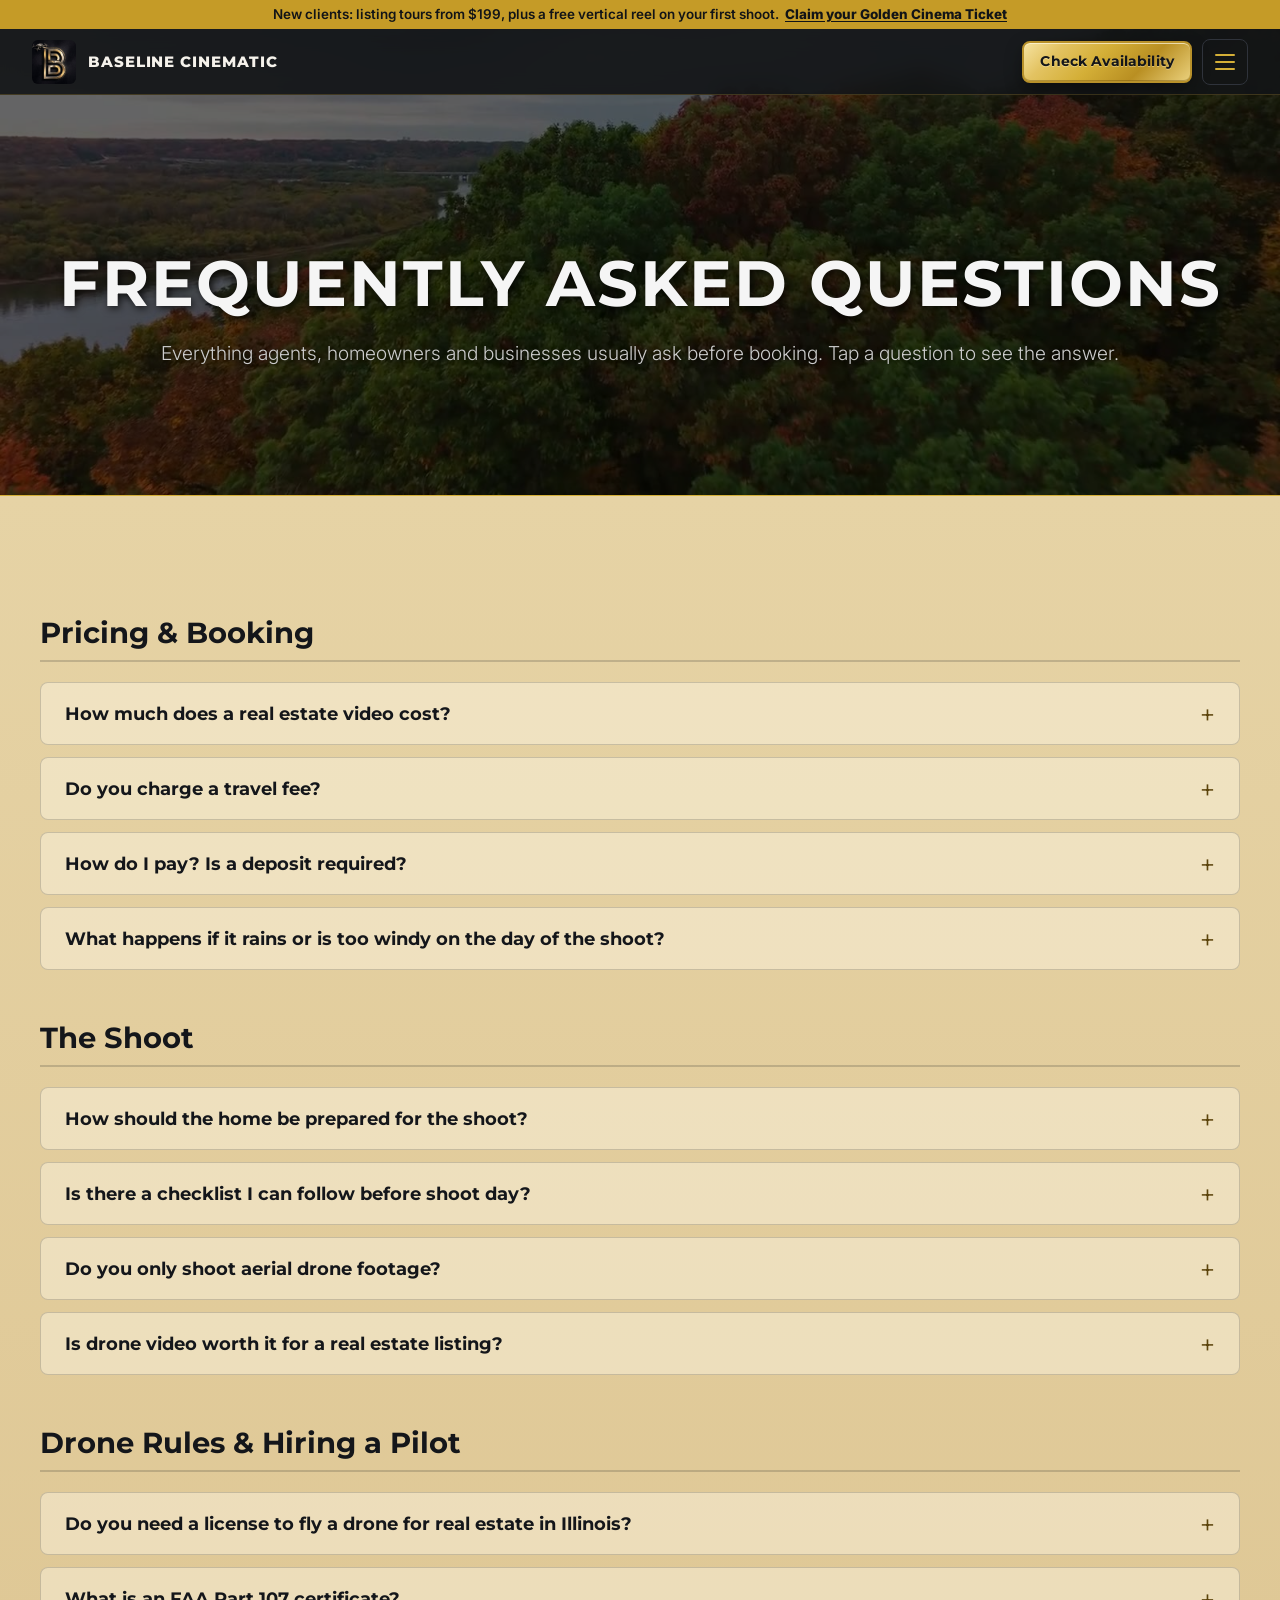
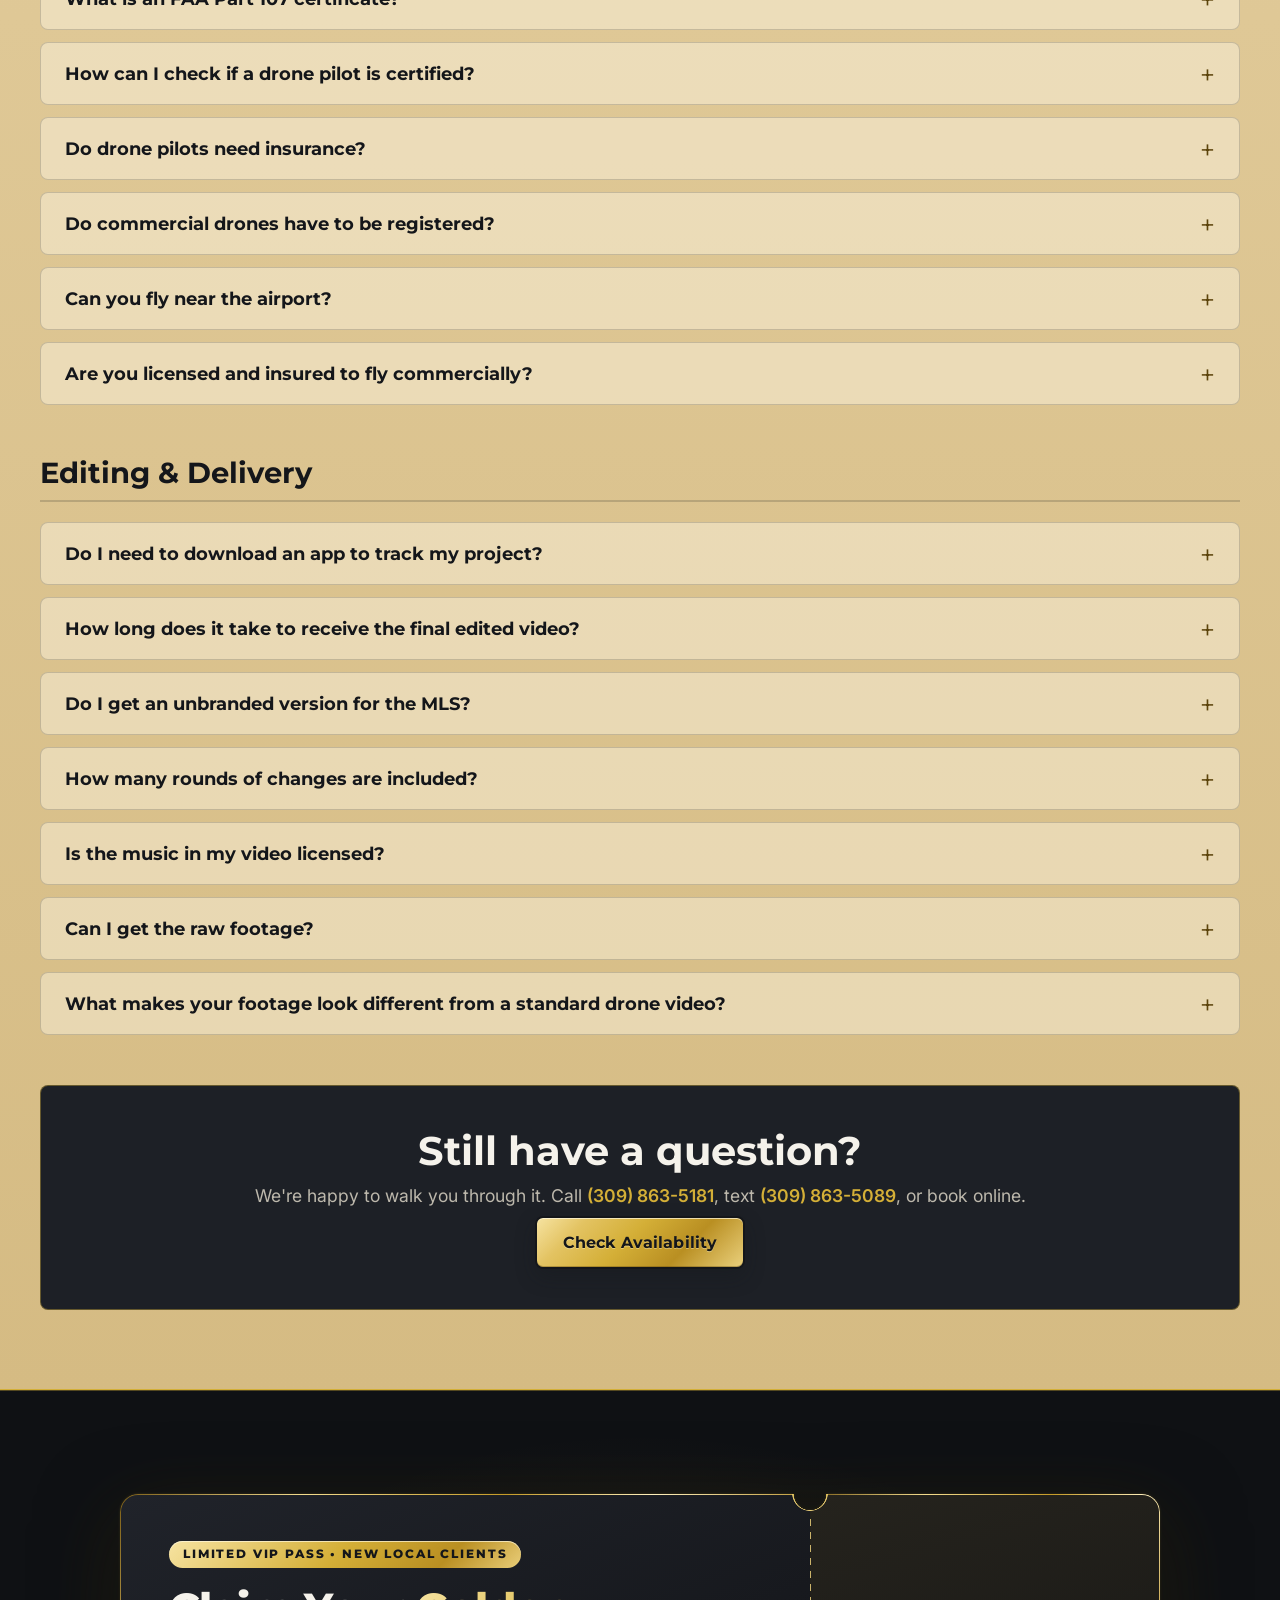
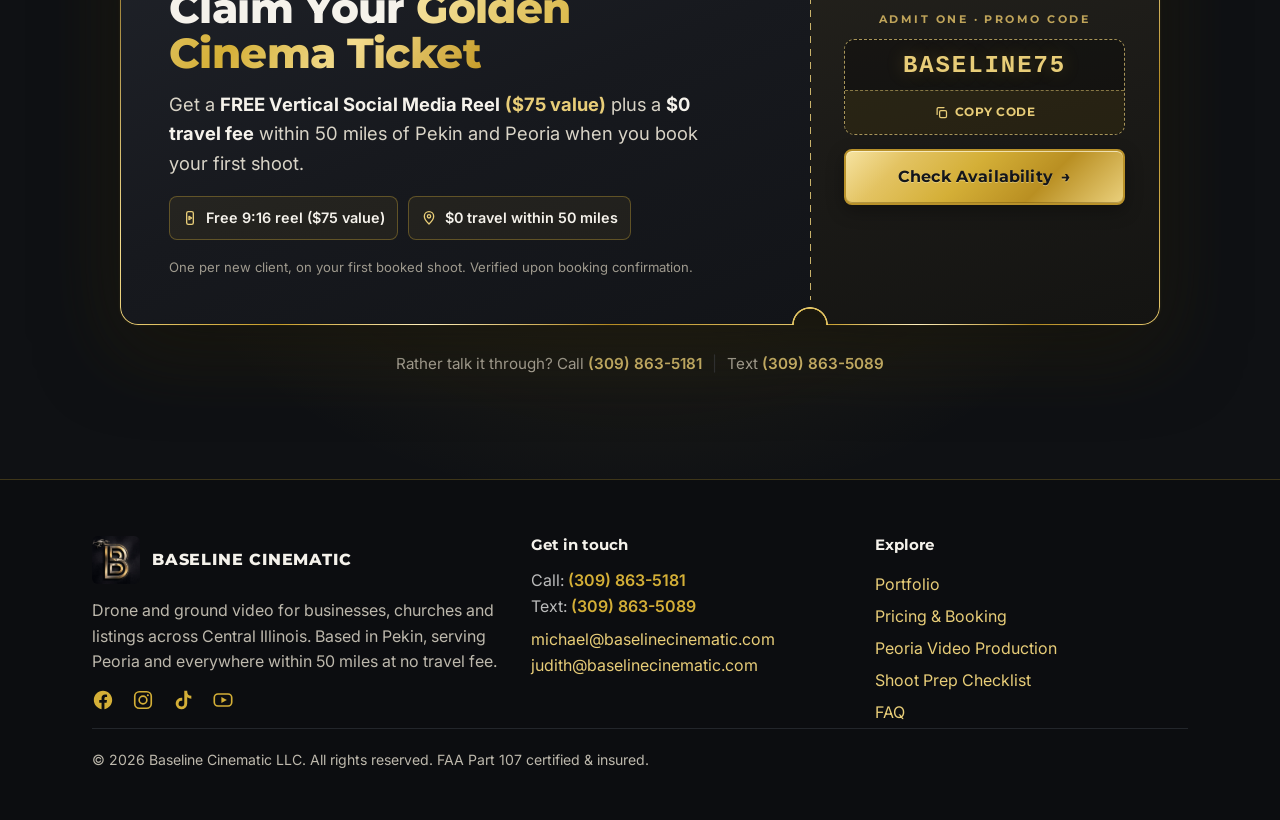
<file: faq.html>
<!DOCTYPE html>
<html lang="en">
<head>
    <script async src="https://www.googletagmanager.com/gtag/js?id=G-1135RW1V01"></script>
    <script>
      window.dataLayer = window.dataLayer || [];
      function gtag(){dataLayer.push(arguments);}
      gtag('js', new Date());
      gtag('config', 'G-1135RW1V01');
    </script>

    <meta charset="UTF-8">
    <meta name="viewport" content="width=device-width, initial-scale=1.0">
    <title>FAQ | Real Estate & Drone Video Questions | Baseline Cinematic</title>
    
    <meta name="description" content="Answers to common questions about Baseline Cinematic's real estate and drone video: pricing, travel fees, turnaround, MLS-ready versions, revisions, drone pilot licensing, FAA rules and more.">
    <meta name="author" content="Michael Cunningham">
    <meta name="robots" content="index, follow">
    
    <link rel="canonical" href="https://www.baselinecinematic.com/faq.html">
    <link rel="icon" href="favicon-gold.png" type="image/png">
    <link rel="apple-touch-icon" href="apple-touch-icon.png">

    <meta property="og:title" content="FAQ | Real Estate & Drone Video Questions | Baseline Cinematic">
    <meta property="og:description" content="Answers to common questions about Baseline Cinematic's real estate and drone video: pricing, travel fees, turnaround, MLS-ready versions, revisions, drone pilot licensing, FAA rules and more.">
    <meta property="og:image" content="https://www.baselinecinematic.com/share-preview.jpg">
    <meta property="og:url" content="https://www.baselinecinematic.com/faq.html">
    <meta property="og:type" content="website">

    <!-- Shared site content & launch-promo switch: values live in site-data.js,
         so changing a price, delivery time, or the promo end date only needs
         one edit there instead of touching every page. -->
    <script src="site-data.js"></script>
    <script src="promo-check.js"></script>
    <meta name="twitter:card" content="summary_large_image">

    <link rel="preconnect" href="https://fonts.googleapis.com">
    <link rel="preconnect" href="https://fonts.gstatic.com" crossorigin>
    <link href="https://fonts.googleapis.com/css2?family=Inter:wght@300;400;600&family=Montserrat:wght@700;800&display=swap" rel="stylesheet">

    <script type="application/ld+json">
    {
      "@context": "https://schema.org",
      "@type": [
        "ProfessionalService",
        "LocalBusiness"
      ],
      "@id": "https://www.baselinecinematic.com/#business",
      "name": "Baseline Cinematic",
      "legalName": "Baseline Cinematic LLC",
      "url": "https://www.baselinecinematic.com/",
      "mainEntityOfPage": "https://www.baselinecinematic.com/faq.html",
      "logo": "https://www.baselinecinematic.com/apple-touch-icon.png",
      "image": "https://www.baselinecinematic.com/share-preview.jpg",
      "description": "Answers about pricing, turnaround, drone rules, weather rescheduling and delivery from Baseline Cinematic, a Pekin, IL video and drone production company.",
      "telephone": "+1-309-863-5181",
      "email": "michael@baselinecinematic.com",
      "priceRange": "$$",
      "founder": [
        {
          "@type": "Person",
          "name": "Michael Cunningham",
          "jobTitle": "Owner"
        },
        {
          "@type": "Person",
          "name": "Judith Cunningham",
          "jobTitle": "Owner"
        }
      ],
      "address": {
        "@type": "PostalAddress",
        "addressLocality": "Pekin",
        "addressRegion": "IL",
        "addressCountry": "US"
      },
      "geo": {
        "@type": "GeoCoordinates",
        "latitude": 40.5675,
        "longitude": -89.6407
      },
      "areaServed": [
        {
          "@type": "City",
          "name": "Pekin, IL"
        },
        {
          "@type": "City",
          "name": "Peoria, IL"
        },
        {
          "@type": "City",
          "name": "East Peoria, IL"
        },
        {
          "@type": "City",
          "name": "Morton, IL"
        },
        {
          "@type": "City",
          "name": "Washington, IL"
        },
        {
          "@type": "AdministrativeArea",
          "name": "Tazewell County, IL"
        },
        {
          "@type": "GeoCircle",
          "geoMidpoint": {
            "@type": "GeoCoordinates",
            "latitude": 40.5675,
            "longitude": -89.6407
          },
          "geoRadius": "80467"
        }
      ],
      "contactPoint": [
        {
          "@type": "ContactPoint",
          "contactType": "customer service",
          "telephone": "+1-309-863-5181",
          "areaServed": "US-IL",
          "availableLanguage": "English",
          "description": "Phone calls"
        },
        {
          "@type": "ContactPoint",
          "contactType": "text messages (SMS)",
          "telephone": "+1-309-863-5089",
          "areaServed": "US-IL",
          "availableLanguage": "English",
          "description": "Texting line for quotes and shoot-day questions. Text only."
        }
      ],
      "knowsAbout": [
        "Commercial Video Production",
        "Real Estate Videography",
        "Brand Films",
        "Social Media Reels",
        "Event Videography",
        "FAA Part 107 Drone Cinematography",
        "Color Grading"
      ],
      "hasOfferCatalog": {
        "@type": "OfferCatalog",
        "name": "Video production services",
        "itemListElement": [
          {
            "@type": "Offer",
            "itemOffered": {
              "@type": "Service",
              "name": "Cinematic Property Tour"
            },
            "price": "399",
            "priceCurrency": "USD"
          },
          {
            "@type": "Offer",
            "itemOffered": {
              "@type": "Service",
              "name": "Aerial-Only Showcase"
            },
            "price": "199",
            "priceCurrency": "USD"
          },
          {
            "@type": "Offer",
            "itemOffered": {
              "@type": "Service",
              "name": "Brand Profile Film"
            },
            "priceSpecification": {
              "@type": "PriceSpecification",
              "minPrice": "850",
              "priceCurrency": "USD"
            }
          },
          {
            "@type": "Offer",
            "itemOffered": {
              "@type": "Service",
              "name": "Multi-Scene Commercial Campaign"
            },
            "priceSpecification": {
              "@type": "PriceSpecification",
              "minPrice": "1500",
              "priceCurrency": "USD"
            }
          },
          {
            "@type": "Offer",
            "itemOffered": {
              "@type": "Service",
              "name": "Event Highlight Film"
            },
            "priceSpecification": {
              "@type": "PriceSpecification",
              "minPrice": "650",
              "priceCurrency": "USD"
            }
          },
          {
            "@type": "Offer",
            "itemOffered": {
              "@type": "Service",
              "name": "Monthly Social Media Retainer"
            },
            "priceSpecification": {
              "@type": "UnitPriceSpecification",
              "minPrice": "299",
              "priceCurrency": "USD",
              "unitText": "MONTH"
            }
          }
        ]
      },
      "review": [
        {
          "@type": "Review",
          "author": {
            "@type": "Person",
            "name": "Missy S."
          },
          "reviewRating": {
            "@type": "Rating",
            "ratingValue": "5",
            "bestRating": "5"
          },
          "reviewBody": "These folks know how it’s done! They made a gorgeous video of my property, including my home and the lake that it sits on when I put it up for sale. They knew exactly how to highlight the best features of the property and I highly recommend Baseline Cinematic!",
          "publisher": {
            "@type": "Organization",
            "name": "Google"
          }
        },
        {
          "@type": "Review",
          "author": {
            "@type": "Organization",
            "name": "Gethsemane Church"
          },
          "reviewRating": {
            "@type": "Rating",
            "ratingValue": "5",
            "bestRating": "5"
          },
          "reviewBody": "Baseline Cinematic did an outstanding job for us! Their drone footage was excellent, and the overall cinematography was professional, creative, and beautifully done. They have a great eye for capturing the right angles and moments, and the finished video work really stood out. We were very impressed with the quality of their work and would gladly recommend Baseline Cinematic to anyone looking for professional video, drone footage, or cinematic production. Great work from start to finish!",
          "publisher": {
            "@type": "Organization",
            "name": "Google"
          }
        }
      ],
      "sameAs": [
        "https://www.facebook.com/profile.php?id=61591572504349",
        "https://www.instagram.com/baselinecinematic",
        "https://www.tiktok.com/@baseline.cinemati",
        "https://www.youtube.com/@BaselineCinematic"
      ]
    }
    </script>

    <style>
        /* Dark Theme & Smooth Scrolling */
        html {
            scroll-behavior: smooth;
        }
        body { 
            background-color: #121212; 
            color: #f5f5f5; 
            font-family: 'Inter', sans-serif; 
            margin: 0; 
            padding: 0; 
            overflow-x: hidden;
        }

        /* Apply Montserrat to all Headings and Buttons */
        h1, h2, h3, .nav-links a, .dropbtn, .btn, .slider-label, .cert-badge {
            font-family: 'Montserrat', sans-serif;
        }

        /* CUSTOM CINEMATIC SCROLLBAR */
        ::-webkit-scrollbar {
            width: 12px;
        }
        ::-webkit-scrollbar-track {
            background: #121212; 
        }
        ::-webkit-scrollbar-thumb {
            background: #333; 
            border-radius: 6px;
        }
        ::-webkit-scrollbar-thumb:hover {
            background: #d4af37; 
        }

        /* STICKY WRAPPER FOR BANNER & NAV */
        .sticky-wrapper {
            position: fixed;
            top: 0;
            width: 100%;
            z-index: 1000;
        }

        /* TOP PROMO BANNER */
        .top-banner {
            background-color: #d4af37;
            color: #000;
            text-align: center;
            padding: 10px 15px;
            font-size: 0.95rem;
            font-family: 'Montserrat', sans-serif;
            font-weight: 700;
            display: flex;
            justify-content: center;
            align-items: center;
            flex-wrap: wrap;
            gap: 10px;
            box-shadow: 0 2px 10px rgba(0,0,0,0.5);
        }
        .top-banner a {
            color: #000;
            text-decoration: underline;
            font-weight: 800;
            transition: opacity 0.2s ease;
        }
        .top-banner a:hover {
            opacity: 0.7;
        }

        /* NAVIGATION BAR */
        nav {
            width: 100%;
            background: rgba(0, 0, 0, 0.85);
            backdrop-filter: blur(10px);
            border-bottom: 1px solid #333;
            display: flex;
            align-items: center;
            justify-content: space-between; 
            padding: 10px 30px; 
            box-sizing: border-box;
            position: relative;
        }
        .nav-logo {
            display: flex;
            align-items: center;
            text-decoration: none;
        }
        .nav-logo img {
            height: 45px; 
            width: auto;
            border-radius: 4px; 
        }
        .nav-links {
            display: flex;
            align-items: center;
        }
        .nav-links a {
            color: #fff;
            text-decoration: none;
            margin: 0 15px;
            font-size: 1.1rem;
            transition: color 0.3s ease;
        }
        .nav-links a:hover {
            color: #d4af37;
        }
        
        /* HAMBURGER MENU BUTTON */
        .menu-toggle {
            display: none;
            background: none;
            border: none;
            color: #d4af37;
            font-size: 2rem;
            cursor: pointer;
        }

        /* DROPDOWN MENU STYLES */
        .dropdown {
            position: relative;
            display: inline-block;
        }
        .dropbtn {
            color: #fff;
            text-decoration: none;
            margin: 0 15px;
            font-size: 1.1rem;
            transition: color 0.3s ease;
            background: none;
            border: none;
            cursor: pointer;
            padding: 0;
        }
        .dropdown:hover .dropbtn {
            color: #d4af37;
        }
        .dropdown-content {
            display: none;
            position: absolute;
            background-color: rgba(0, 0, 0, 0.95);
            min-width: 220px;
            box-shadow: 0px 8px 16px 0px rgba(0,0,0,0.6);
            z-index: 1;
            border: 1px solid #333;
            border-radius: 4px;
            top: 100%;
            left: 15px;
        }
        .dropdown-content a {
            color: #fff;
            padding: 12px 16px;
            text-decoration: none;
            display: block;
            margin: 0;
            font-size: 1rem;
            border-bottom: 1px solid #222;
        }
        .dropdown-content a:last-child {
            border-bottom: none;
        }
        .dropdown-content a:hover {
            background-color: #222;
            color: #d4af37;
        }
        /* Desktop Hover Trigger */
        @media (min-width: 769px) {
            .dropdown:hover .dropdown-content {
                display: block;
            }
        }
        
        /* Hero Section */
        header { 
            min-height: 100dvh; 
            display: flex; 
            align-items: center; 
            justify-content: center; 
            text-align: center; 
            background: #000; 
            position: relative; 
            overflow: hidden; 
            padding: 20px;
        }
        .hero-video {
            position: absolute;
            top: 0;
            left: 0;
            width: 100%;
            height: 100%;
            object-fit: cover;
            z-index: 1;
        }
        .overlay {
            position: absolute;
            top: 0;
            left: 0;
            width: 100%;
            height: 100%;
            background: rgba(0,0,0,0.6);
            z-index: 2;
        }
        .hero-content { 
            z-index: 3; 
            position: relative;
            width: 100%;
        }

        h1 { 
            font-size: 4rem; 
            margin-bottom: 10px; 
            letter-spacing: 2px; 
            text-transform: uppercase; 
            text-shadow: 2px 2px 8px rgba(0,0,0,0.8);
            word-wrap: break-word;
        }
        p.tagline { 
            font-size: 1.2rem; 
            color: #ccc; 
            text-shadow: 1px 1px 5px rgba(0,0,0,0.8);
            font-weight: 300;
        }
        
        /* Content Sections */
        section { 
            padding: 120px 20px 80px; 
            max-width: 1200px; 
            margin: 0 auto; 
        }
        h2 { 
            font-size: 2.5rem; 
            border-bottom: 2px solid #333; 
            padding-bottom: 10px; 
            margin-bottom: 40px; 
        }
        .grid { 
            display: grid; 
            grid-template-columns: repeat(auto-fit, minmax(300px, 1fr)); 
            gap: 30px; 
        }
        .card { 
            background: #1e1e1e; 
            padding: 30px; 
            border-radius: 8px; 
            box-shadow: 0 4px 15px rgba(0,0,0,0.5); 
            transition: transform 0.3s ease, box-shadow 0.3s ease; 
        }
        .card:hover { 
            transform: translateY(-5px); 
            box-shadow: 0 8px 25px rgba(0,0,0,0.7);
        }
        .card h3 { 
            color: #fff; 
            border-bottom: 1px solid #444;
            padding-bottom: 10px;
        }
        ul {
            line-height: 1.8;
            color: #ccc;
        }

        /* PORTFOLIO SECTION */
        .portfolio-video-wrapper {
            background: #1e1e1e;
            padding: 30px;
            border-radius: 8px;
            box-shadow: 0 4px 15px rgba(0,0,0,0.5);
            margin-bottom: 60px;
            text-align: center;
        }
        .portfolio-text h3 {
            color: #fff;
            margin-top: 0;
            margin-bottom: 10px;
            font-size: 1.5rem;
        }
        .portfolio-text p {
            color: #ccc;
            font-size: 1.1rem;
            margin-bottom: 25px;
        }
        
        .iframe-container {
            position: relative;
            width: 100%;
            max-width: 900px;
            margin: 0 auto;
            aspect-ratio: 16 / 9;
        }
        .iframe-container iframe {
            position: absolute;
            top: 0;
            left: 0;
            width: 100%;
            height: 100%;
            border-radius: 6px;
            box-shadow: 0 8px 25px rgba(0,0,0,0.8);
            outline: none;
            border: none;
            background: #000;
        }

        /* Buttons & Badges */
        .cert-badge { 
            background: #d4af37; 
            color: #000; 
            padding: 10px 20px; 
            border-radius: 5px; 
            display: inline-block; 
            margin-top: 20px; 
        }
        .btn {
            background: #d4af37;
            color: #000;
            padding: 15px 30px;
            text-decoration: none;
            border-radius: 5px;
            font-size: 1.2rem;
            transition: background 0.3s ease;
            margin-top: 20px;
            display: inline-block;
            border: none;
            cursor: pointer;
        }
        .btn:hover {
            background: #b5952f;
        }

        /* Contact Form */
        .contact-container {
            background: #1e1e1e;
            padding: 40px;
            border-radius: 8px;
            text-align: center;
            box-shadow: 0 4px 15px rgba(0,0,0,0.5);
        }
        .contact-container p {
            font-size: 1.2rem;
            color: #ccc;
            margin-bottom: 30px;
        }
        .contact-form {
            display: flex;
            flex-direction: column;
            gap: 20px;
            max-width: 600px;
            margin: 0 auto;
        }
        
        .contact-form input, .contact-form select, .contact-form textarea {
            width: 100%;
            padding: 15px;
            background: #2a2a2a;
            border: 1px solid #444;
            border-radius: 5px;
            color: #fff;
            font-size: 1rem;
            font-family: 'Inter', sans-serif;
            box-sizing: border-box;
            transition: border-color 0.3s ease;
        }
        .contact-form select {
            appearance: none;
            cursor: pointer;
            background-image: url('data:image/svg+xml;utf8,<svg fill="%23ffffff" height="24" viewBox="0 0 24 24" width="24" xmlns="http://www.w3.org/2000/svg"><path d="M7 10l5 5 5-5z"/><path d="M0 0h24v24H0z" fill="none"/></svg>');
            background-repeat: no-repeat;
            background-position-x: 97%;
            background-position-y: center;
        }
        .contact-form input:focus, .contact-form select:focus, .contact-form textarea:focus {
            outline: none;
            border-color: #d4af37;
        }
        .contact-form button {
            width: 100%;
        }
        
        /* FOOTER */
        footer { 
            text-align: center; 
            padding: 50px 20px; 
            background: #0a0a0a; 
            border-top: 1px solid #222; 
            color: #777;
        }
        .footer-content {
            display: flex;
            flex-direction: column;
            align-items: center;
            gap: 15px;
            margin-bottom: 20px;
        }
        .footer-links a {
            color: #d4af37;
            text-decoration: none;
            margin: 0 10px;
            transition: color 0.3s ease;
        }
        .footer-links a:hover {
            color: #fff;
        }

        /* SCROLL ANIMATION CSS */
        .fade-in {
            opacity: 0;
            transform: translateY(40px);
            transition: opacity 0.8s ease-out, transform 0.8s ease-out;
            will-change: opacity, transform;
        }
        .fade-in.visible {
            opacity: 1;
            transform: translateY(0);
        }
        .faq-item {
            margin-bottom: 30px;
        }

        /* PROMO SWITCH (see script in <head>) */
        .promo-only { display: none; }
        html.promo-active .promo-only { display: revert; }
        html.promo-active .after-promo { display: none; }

        /* MOBILE RESPONSIVE FIXES */
        @media (max-width: 768px) {
            .top-banner {
                font-size: 0.85rem;
                padding: 8px 10px;
            }
            .menu-toggle {
                display: block; /* Show hamburger icon */
            }
            nav {
                flex-wrap: wrap; 
                padding: 15px 20px;
            }
            .nav-logo {
                margin-bottom: 0; 
            }
            .nav-logo img {
                height: 40px;
            }
            .nav-links {
                display: none; /* Hide links initially */
                width: 100%;
                flex-direction: column;
                background: rgba(0, 0, 0, 0.95);
                position: absolute;
                top: 100%;
                left: 0;
                padding: 10px 0;
                border-top: 1px solid #333;
            }
            .nav-links.nav-active {
                display: flex; /* Show when active */
            }
            .nav-links a, .dropbtn {
                font-size: 1rem;
                margin: 10px 20px;
                display: block;
            }
            .dropdown {
                width: 100%;
            }
            .dropbtn {
                text-align: center;
                width: calc(100% - 40px);
            }
            .dropdown-content {
                position: static;
                display: none;
                box-shadow: none;
                border: none;
                background: none;
                padding-left: 20px;
            }
            h1 {
                font-size: 2.2rem; 
                letter-spacing: 1px;
            }
            p.tagline {
                font-size: 1rem;
            }
            section {
                padding: 160px 15px 50px; 
            }
            h2 {
                font-size: 2rem;
            }
            .portfolio-video-wrapper {
                padding: 15px;
            }
            .grid {
                grid-template-columns: 1fr; 
            }
        }
    </style>
    <link rel="stylesheet" href="site-ui.css">
    <link rel="stylesheet" href="site-v2.css">
    <style>
        header.page-hero { min-height: 55vh; min-height: 55dvh; padding-top: 110px; box-sizing: border-box; }
        @media (max-width: 768px) { header.page-hero { min-height: 50vh; padding-top: 150px; } }
        .page-cta { text-align: center; background: #1e1e1e; border: 1px solid #d4af37; border-radius: 8px; padding: 40px 20px; }
        .page-cta h2 { border: none; margin: 0 0 10px; padding: 0; }
        .page-cta p { color: #ccc; font-size: 1.1rem; margin: 0 0 10px; }
        .page-cta a.phone { color: #d4af37; text-decoration: none; font-weight: 600; }
        .faq-group h2 { color: #fff; font-size: 1.8rem; border-bottom: 2px solid #333; padding-bottom: 10px; margin: 0 0 20px; }
        .faq-group { margin-bottom: 50px; }
        .faq-group details { background: #1e1e1e; border: 1px solid #333; border-radius: 8px; margin-bottom: 12px; box-shadow: 0 4px 15px rgba(0,0,0,0.35); }
        .faq-group details[open] { border-color: #d4af37; }
        .faq-group summary { cursor: pointer; list-style: none; padding: 20px 56px 20px 24px; position: relative; font-family: 'Montserrat', sans-serif; font-weight: 700; font-size: 1.1rem; color: #fff; }
        .faq-group summary::-webkit-details-marker { display: none; }
        .faq-group summary::after { content: '+'; position: absolute; right: 24px; top: 50%; transform: translateY(-50%); color: #d4af37; font-size: 1.6rem; font-weight: 400; }
        .faq-group details[open] summary::after { content: '–'; }
        .faq-group summary:focus-visible { outline: 2px solid #d4af37; outline-offset: 2px; border-radius: 8px; }
        .faq-group details p { margin: 0; padding: 0 24px 22px; color: #ccc; line-height: 1.7; }
        @media (max-width: 768px) { .faq-group summary { font-size: 1rem; padding: 18px 48px 18px 18px; } .faq-group details p { padding: 0 18px 18px; } }
    </style>
</head>
<body ontouchstart="">

    <!-- HEADER: slim promo bar, logo, Check Availability button, menu drawer (styles: site-v2.css, behavior: site-nav.js) -->
    <div class="sticky-wrapper bc-top" id="site-top">
        <div class="bc-promo">
            <span class="promo-only">New clients: listing tours from $199, plus a free vertical reel on your first shoot.<a href="quote.html?promo=BASELINE75">Claim your Golden Cinema Ticket</a></span>
            <span class="after-promo">New clients: a free vertical social reel with your first shoot.<a href="quote.html?voucher=1">Claim it</a></span>
        </div>
        <div class="bc-bar">
            <a class="bc-logo" href="index.html"><img src="share-preview.jpg" alt="" width="44" height="44"><span>BASELINE CINEMATIC</span></a>
            <div class="bc-bar-actions">
                <a class="bc-btn bc-btn-quote bc-btn-sm" href="quote.html">Check Availability</a>
                <button type="button" class="bc-burger" aria-expanded="false" aria-controls="bc-drawer" aria-label="Open menu"><span></span><span></span><span></span></button>
            </div>
        </div>
    </div>
    <div class="bc-drawer" id="bc-drawer" hidden>
        <div class="bc-drawer-backdrop" data-close></div>
        <div class="bc-drawer-panel" role="dialog" aria-modal="true" aria-label="Site menu">
            <div class="bc-drawer-head"><span>Menu</span><button type="button" class="bc-drawer-close" data-close aria-label="Close menu">×</button></div>
            <nav aria-label="Main">
                <a href="commercial.html">Commercial &amp; Brand</a>
                <a href="real-estate.html">Real Estate Media</a>
                <a href="quote.html">Pricing &amp; Booking <small>Instant quote</small></a>
                <a href="commercial.html#portfolio">Portfolio</a>
                <a href="faq.html">FAQ</a>
                <a href="about.html">About Us</a>
                <a href="peoria-video-production.html">Peoria Video Production</a>
            </nav>
            <a class="bc-btn bc-btn-quote" href="quote.html">Check Availability</a>
            <div class="bc-drawer-contact">
                Call: <a href="tel:+13098635181" data-field="business.phoneDisplay" data-href-field="business.phoneHref">(309) 863-5181</a><br>
                Text: <a href="sms:+13098635089?&amp;body=Hi%20Baseline%20Cinematic%2C%20I%27d%20like%20to%20inquire%20about%20a%20video%20shoot." data-field="business.textDisplay" data-href-field="business.textHref">(309) 863-5089</a><br>
                <a href="mailto:michael@baselinecinematic.com" data-field="business.email" data-href-field="business.emailHref">michael@baselinecinematic.com</a>
            </div>
        </div>
    </div>

    <header class="page-hero">
        <video autoplay muted loop playsinline poster="hero-poster.jpg" class="hero-video">
            <source src="hero-reel.mp4" type="video/mp4">
        </video>
        <div class="overlay"></div>
        <div class="hero-content">
            <h1>Frequently Asked Questions</h1>
            <p class="tagline">Everything agents, homeowners and businesses usually ask before booking. Tap a question to see the answer.</p>
        </div>
    </header>

    <section id="questions" class="s-paper-band">
        <div class="faq-group">
            <h2>Pricing &amp; Booking</h2>
            <details>
                <summary data-field="faq.pricing.question">How much does a real estate video cost?</summary>
                <p data-field="faq.pricing.answer">Our Cinematic Property Tour is $399, an Aerial-Only Showcase is $199, and a vertical social reel enhancement is $75. Commercial brand profiles start at $850. Every price is listed up front in our quote builder. No surprise fees.</p>
            </details>
            <details>
                <summary data-field="faq.travel.question">Do you charge a travel fee?</summary>
                <p data-field="faq.travel.answer">Shoots within 50 miles of Pekin and Peoria have no travel fee. Beyond that, it's $50 for 50–75 miles, $100 for 75–100 miles, and a custom quote for anything over 100 miles. You'll always know the travel fee before you book.</p>
            </details>
            <details>
                <summary data-field="faq.payment.question">How do I pay? Is a deposit required?</summary>
                <p data-field="faq.payment.answer">We accept PayPal, Cash App, and all major credit cards. Larger projects, such as brand films and commercial campaigns, require a 40% deposit to reserve your date.</p>
            </details>
            <details>
                <summary data-field="faq.weather.question">What happens if it rains or is too windy on the day of the shoot?</summary>
                <p data-field="faq.weather.answer">Central Illinois weather can be unpredictable, but we never compromise on safety or the quality of your footage. If the conditions aren't right for safe flying—such as high winds, rain, or poor visibility—we will simply work with you to reschedule the flight for the next clear weather window at no additional cost.</p>
            </details>
        </div>

        <div class="faq-group">
            <h2>The Shoot</h2>
            <details>
                <summary data-field="faq.prep.question">How should the home be prepared for the shoot?</summary>
                <p data-field="faq.prep.answer">Whether the home is empty or staged is completely up to you. Both film beautifully. Just make sure it's clean. A few quick touches make a big difference: clear off countertops, turn on every light, open the blinds, move cars out of the driveway, and tuck away trash cans and garden hoses.</p>
            </details>
            <details>
                <summary>Is there a checklist I can follow before shoot day?</summary>
                <p>Yes. Our <a href="prep.html" style="color: #d4af37;">shoot prep checklist</a> has separate lists for business shoots and real estate listings, covering lighting, clutter, clearing driveways for drone shots, and what to wear on camera. We also text it to you 48 hours before filming.</p>
            </details>
            <details>
                <summary data-field="faq.dualOperator.question">Do you only shoot aerial drone footage?</summary>
                <p data-field="faq.dualOperator.answer">Not at all! We are a dual-operator team. While one of us is navigating the skies, the other utilizes an advanced computational camera system on the ground. This allows us to capture buttery-smooth, high-dynamic-range ground cinematography that seamlessly blends with our aerial shots to tell the complete story of your business, real estate property, or event.</p>
            </details>
            <details>
                <summary data-field="faq.worthIt.question">Is drone video worth it for a real estate listing?</summary>
                <p data-field="faq.worthIt.answer">For most listings, yes. Aerial footage shows things photos from the ground can't: the size and shape of the lot, the layout of the property, and what's nearby, like a lake, park or quiet street. It helps a listing stand out online and gives out-of-town buyers a real feel for the home before they visit.</p>
            </details>
        </div>

        <div class="faq-group">
            <h2>Drone Rules &amp; Hiring a Pilot</h2>
            <details>
                <summary data-field="faq.licenseNeeded.question">Do you need a license to fly a drone for real estate in Illinois?</summary>
                <p data-field="faq.licenseNeeded.answer">Yes. Anyone who flies a drone for business, including real estate photos and video, must hold an FAA Part 107 Remote Pilot Certificate. That federal rule applies everywhere in the U.S., including Illinois. An unlicensed pilot can be fined by the FAA, and they often aren't insured if something goes wrong.</p>
            </details>
            <details>
                <summary data-field="faq.part107.question">What is an FAA Part 107 certificate?</summary>
                <p data-field="faq.part107.answer">It's the license the FAA requires to fly a drone for business. "Part 107" is the name of the FAA's rulebook for commercial drone flights, and the Remote Pilot Certificate proves a pilot knows those rules. To earn it, a pilot must pass an FAA exam on airspace, weather and flight safety, then complete a refresher course every two years to stay certified.</p>
            </details>
            <details>
                <summary data-field="faq.verifyPilot.question">How can I check if a drone pilot is certified?</summary>
                <p data-field="faq.verifyPilot.answer">Ask to see their Part 107 Remote Pilot Certificate. You can also look them up by name using the FAA's free online Airmen Inquiry search. A professional operator will be happy to show you their certificate and proof of insurance before the shoot.</p>
            </details>
            <details>
                <summary data-field="faq.insurance.question">Do drone pilots need insurance?</summary>
                <p data-field="faq.insurance.answer">The FAA doesn't require it, but any professional operator should carry liability insurance. If a drone ever damages a roof, a car or a person, the pilot's liability insurance pays for it, not you or the homeowner. Baseline Cinematic carries comprehensive liability insurance on every job.</p>
            </details>
            <details>
                <summary data-field="faq.registration.question">Do commercial drones have to be registered?</summary>
                <p data-field="faq.registration.answer">Yes. Every drone flown commercially must be registered with the FAA and display its registration number, and it must broadcast Remote ID, a digital identification signal that lets authorities identify drones in flight. All of our aircraft are registered and Remote ID compliant.</p>
            </details>
            <details>
                <summary data-field="faq.airport.question">Can you fly near the airport?</summary>
                <p data-field="faq.airport.answer">Yes. Much of the Peoria area sits in controlled airspace near local airports. Before flying there, we get FAA authorization through LAANC, the FAA's official approval system for drone flights in controlled airspace. We handle all of it, so there's nothing you need to do.</p>
            </details>
            <details>
                <summary data-field="faq.licensed.question">Are you licensed and insured to fly commercially?</summary>
                <p data-field="faq.licensed.answer">Absolutely. We operate under full FAA Part 107 Certification for commercial flight and carry comprehensive liability insurance. Safety and compliance are our top priorities. We handle all local airspace authorizations in the Peoria and Pekin region before the drone ever leaves the ground, ensuring your property and project are completely protected.</p>
            </details>
        </div>

        <div class="faq-group">
            <h2>Editing &amp; Delivery</h2>
            <details>
                <summary data-field="faq.portal.question">Do I need to download an app to track my project?</summary>
                <p data-field="faq.portal.answer">No. As soon as you book, we text and email you a private link that opens your project page in any browser. No app, no account and no password. From that link you can follow your project from Booked to Delivered, check off prep items, review your draft, pay your invoice and download your 4K files.</p>
            </details>
            <details>
                <summary data-field="faq.turnaround.question">How long does it take to receive the final edited video?</summary>
                <p data-field="faq.turnaround.answer">Because we handle all of our editing, motion tracking, and color enhancement in-house, our typical turnaround time for standard promotional and real estate projects is 1 to 2 business days. We ensure every frame is polished to perfection before delivering the final product. Need it faster? Add our 24-hour rush delivery for an extra fee when you build your quote.</p>
            </details>
            <details>
                <summary data-field="faq.mls.question">Do I get an unbranded version for the MLS?</summary>
                <p data-field="faq.mls.answer">Yes. Every real estate video comes with an unbranded version, with no logos or contact details, so it's ready to post on the MLS, listing sites, or any social media platform.</p>
            </details>
            <details>
                <summary data-field="faq.revisions.question">How many rounds of changes are included?</summary>
                <p data-field="faq.revisions.answer">Your video includes two rounds of revisions for smaller changes, like trimming a clip, swapping a shot, or adjusting the music. On top of that, our 100% Satisfaction Guarantee means that if you're not happy with the final video, we'll re-edit it at no additional charge.</p>
            </details>
            <details>
                <summary data-field="faq.music.question">Is the music in my video licensed?</summary>
                <p data-field="faq.music.answer">Yes. All of our music comes from a professional licensed music library, so your video is cleared to use on your listing, website, and social media.</p>
            </details>
            <details>
                <summary data-field="faq.rawFootage.question">Can I get the raw footage?</summary>
                <p data-field="faq.rawFootage.answer">Yes. If you'd rather edit it yourself, we can deliver the raw footage. If you'd like us to handle the editing, you'll receive the polished, finished film. Just let us know which you prefer when you book.</p>
            </details>
            <details>
                <summary data-field="faq.footageQuality.question">What makes your footage look different from a standard drone video?</summary>
                <p data-field="faq.footageQuality.answer">We capture our aerial and ground footage using 10-bit color cinematic profiles, which record billions of colors and massive dynamic range. Instead of just applying a basic filter, every single clip goes through a custom, node-based color grading process. This high-end post-production pipeline ensures a rich, broadcast-ready look that standard cameras simply cannot match.</p>
            </details>
        </div>

        <div class="page-cta fade-in">
            <h2>Still have a question?</h2>
            <p>We're happy to walk you through it. Call <a class="phone" href="tel:+13098635181" data-field="business.phoneDisplay" data-href-field="business.phoneHref">(309) 863-5181</a>, text <a class="phone" href="sms:+13098635089?&body=Hi%20Baseline%20Cinematic%2C%20I%27d%20like%20to%20inquire%20about%20a%20video%20shoot." data-field="business.textDisplay" data-href-field="business.textHref">(309) 863-5089</a>, or book online.</p>
            <a href="quote.html" class="bc-btn bc-btn-quote">Check Availability</a>
        </div>
    </section>

    <!-- GOLDEN CINEMA TICKET: promo pass above the footer (styles: site-v2.css section 11, copy button: golden-ticket.js) -->
    <div class="bc-ticket-sec" id="golden-ticket" role="region" aria-labelledby="golden-ticket-title">
        <div class="bc-wrap">
            <div class="bc-ticket" data-ticket>
                <div class="bc-ticket-main">
                    <span class="bc-ticket-eyebrow">Limited VIP Pass &bull; New Local Clients</span>
                    <h2 class="bc-ticket-title" id="golden-ticket-title">Claim Your <span>Golden Cinema Ticket</span></h2>
                    <p class="bc-ticket-offer">Get a <strong>FREE Vertical Social Media Reel</strong> <em>($75 value)</em> plus a <strong>$0 travel fee</strong> within 50 miles of Pekin and Peoria when you book your first shoot.</p>
                    <ul class="bc-ticket-perks">
                        <li><svg viewBox="0 0 24 24" fill="none" stroke="currentColor" stroke-width="2" stroke-linecap="round" stroke-linejoin="round" aria-hidden="true"><rect x="7" y="2.5" width="10" height="19" rx="2.5"/><path d="M10.5 9.5l4 2.5-4 2.5z"/></svg>Free 9:16 reel ($75 value)</li>
                        <li><svg viewBox="0 0 24 24" fill="none" stroke="currentColor" stroke-width="2" stroke-linecap="round" stroke-linejoin="round" aria-hidden="true"><path d="M12 21s-7-6.2-7-11.5a7 7 0 0 1 14 0C19 14.8 12 21 12 21z"/><circle cx="12" cy="9.5" r="2.5"/></svg>$0 travel within 50 miles</li>
                    </ul>
                    <p class="bc-ticket-fine">One per new client, on your first booked shoot. Verified upon booking confirmation.</p>
                </div>
                <div class="bc-ticket-stub">
                    <span class="bc-ticket-admit">Admit One &middot; Promo Code</span>
                    <div class="bc-ticket-code">
                        <code>BASELINE75</code>
                        <button type="button" class="bc-ticket-copy" data-copy-code="BASELINE75" aria-label="Copy promo code BASELINE75"><svg viewBox="0 0 24 24" fill="none" stroke="currentColor" stroke-width="2" stroke-linecap="round" stroke-linejoin="round" aria-hidden="true"><rect x="9" y="9" width="11" height="11" rx="2"/><path d="M5 15V6a2 2 0 0 1 2-2h9"/></svg><span class="bc-ticket-copy-label">Copy Code</span></button>
                    </div>
                    <a class="bc-btn bc-btn-quote" href="quote.html?promo=BASELINE75">Check Availability <span class="bc-arrow" aria-hidden="true">&rarr;</span></a>
                    <span class="bc-ticket-status" role="status" aria-live="polite"></span>
                </div>
            </div>
            <p class="bc-ticket-after">Rather talk it through? Call <a href="tel:+13098635181" data-field="business.phoneDisplay" data-href-field="business.phoneHref">(309) 863-5181</a><span class="bc-sep" aria-hidden="true">|</span>Text <a href="sms:+13098635089?&amp;body=Hi%20Baseline%20Cinematic%2C%20I%27d%20like%20to%20claim%20my%20Golden%20Cinema%20Ticket%20(BASELINE75)." data-href-field="business.textHref">(309) 863-5089</a></p>
        </div>
    </div>

    <footer class="bc-footer">
        <div class="bc-wrap">
            <div class="bc-footer-grid">
                <div>
                    <div class="bc-footer-brand"><img src="share-preview.jpg" alt="" width="48" height="48"><strong>BASELINE CINEMATIC</strong></div>
                    <p>Drone and ground video for businesses, churches and listings across Central Illinois. Based in Pekin, serving Peoria and everywhere within 50 miles at no travel fee.</p>
                    <div class="bc-social">
                        <a href="https://www.facebook.com/profile.php?id=61591572504349" data-href-field="social.facebookHref" target="_blank" rel="noopener" aria-label="Baseline Cinematic on Facebook"><svg viewBox="0 0 24 24" fill="currentColor" aria-hidden="true"><path d="M22 12.06C22 6.53 17.52 2 12 2S2 6.53 2 12.06c0 5 3.66 9.13 8.44 9.94v-7.03H7.9v-2.91h2.54V9.85c0-2.51 1.49-3.89 3.77-3.89 1.09 0 2.24.2 2.24.2v2.46h-1.26c-1.24 0-1.63.77-1.63 1.56v1.88h2.78l-.44 2.91h-2.34V22c4.78-.81 8.44-4.94 8.44-9.94z"/></svg></a>
                        <a href="https://www.instagram.com/baselinecinematic" data-href-field="social.instagramHref" target="_blank" rel="noopener" aria-label="Baseline Cinematic on Instagram"><svg viewBox="0 0 24 24" fill="none" stroke="currentColor" stroke-width="1.8" aria-hidden="true"><rect x="3" y="3" width="18" height="18" rx="5"/><circle cx="12" cy="12" r="4.2"/><circle cx="17.3" cy="6.7" r="1.1" fill="currentColor" stroke="none"/></svg></a>
                        <a href="https://www.tiktok.com/@baseline.cinemati" data-href-field="social.tiktokHref" target="_blank" rel="noopener" aria-label="Baseline Cinematic on TikTok"><svg viewBox="0 0 24 24" fill="currentColor" aria-hidden="true"><path d="M16.6 2h-3.2v13.9a3.1 3.1 0 1 1-2.2-2.97v-3.28a6.3 6.3 0 1 0 5.4 6.25V9.1a7.9 7.9 0 0 0 4.5 1.4V7.3a4.7 4.7 0 0 1-4.5-4.7V2z"/></svg></a>
                        <a href="https://www.youtube.com/@BaselineCinematic" data-href-field="social.youtubeHref" target="_blank" rel="noopener" aria-label="Baseline Cinematic on YouTube"><svg viewBox="0 0 24 24" aria-hidden="true"><rect x="2.5" y="5.5" width="19" height="13" rx="4" fill="none" stroke="currentColor" stroke-width="1.8"/><path d="M10.2 8.7l6 3.3-6 3.3z" fill="currentColor"/></svg></a>
                    </div>
                </div>
                <div>
                    <h2>Get in touch</h2>
                    <p class="footer-phones bc-footer-phones">Call: <a href="tel:+13098635181" data-field="business.phoneDisplay" data-href-field="business.phoneHref">(309) 863-5181</a><br>Text: <a href="sms:+13098635089?&amp;body=Hi%20Baseline%20Cinematic%2C%20I%27d%20like%20to%20inquire%20about%20a%20video%20shoot." data-field="business.textDisplay" data-href-field="business.textHref">(309) 863-5089</a></p>
                    <p><a href="mailto:michael@baselinecinematic.com" data-field="business.email" data-href-field="business.emailHref">michael@baselinecinematic.com</a><br><a href="mailto:judith@baselinecinematic.com" data-field="business.emailJudith" data-href-field="business.emailJudithHref">judith@baselinecinematic.com</a></p>
                </div>
                <div>
                    <h2>Explore</h2>
                    <ul>
                        <li><a href="commercial.html#portfolio">Portfolio</a></li>
                        <li><a href="quote.html">Pricing &amp; Booking</a></li>
                        <li><a href="peoria-video-production.html">Peoria Video Production</a></li>
                        <li><a href="prep.html">Shoot Prep Checklist</a></li>
                        <li><a href="faq.html">FAQ</a></li>
                    </ul>
                </div>
            </div>
            <p class="bc-footer-legal">&copy; 2026 Baseline Cinematic LLC. All rights reserved. FAA Part 107 certified &amp; insured.</p>
        </div>
    </footer>

    <script>
        // --- Scroll Animation Script ---
        const faders = document.querySelectorAll('.fade-in');

        const appearOptions = {
            threshold: 0.15,
            rootMargin: "0px 0px -50px 0px"
        };

        const appearOnScroll = new IntersectionObserver(function(entries, observer) {
            entries.forEach(entry => {
                if (!entry.isIntersecting) {
                    return;
                } else {
                    entry.target.classList.add('visible');
                    observer.unobserve(entry.target);
                }
            });
        }, appearOptions);

        faders.forEach(fader => {
            appearOnScroll.observe(fader);
        });

    </script>
    <script src="site-nav.js"></script>
    <script src="site-render.js"></script>
    <script src="golden-ticket.js"></script>
    <script src="lead-tracking.js"></script>
</body>
</html>
</file>
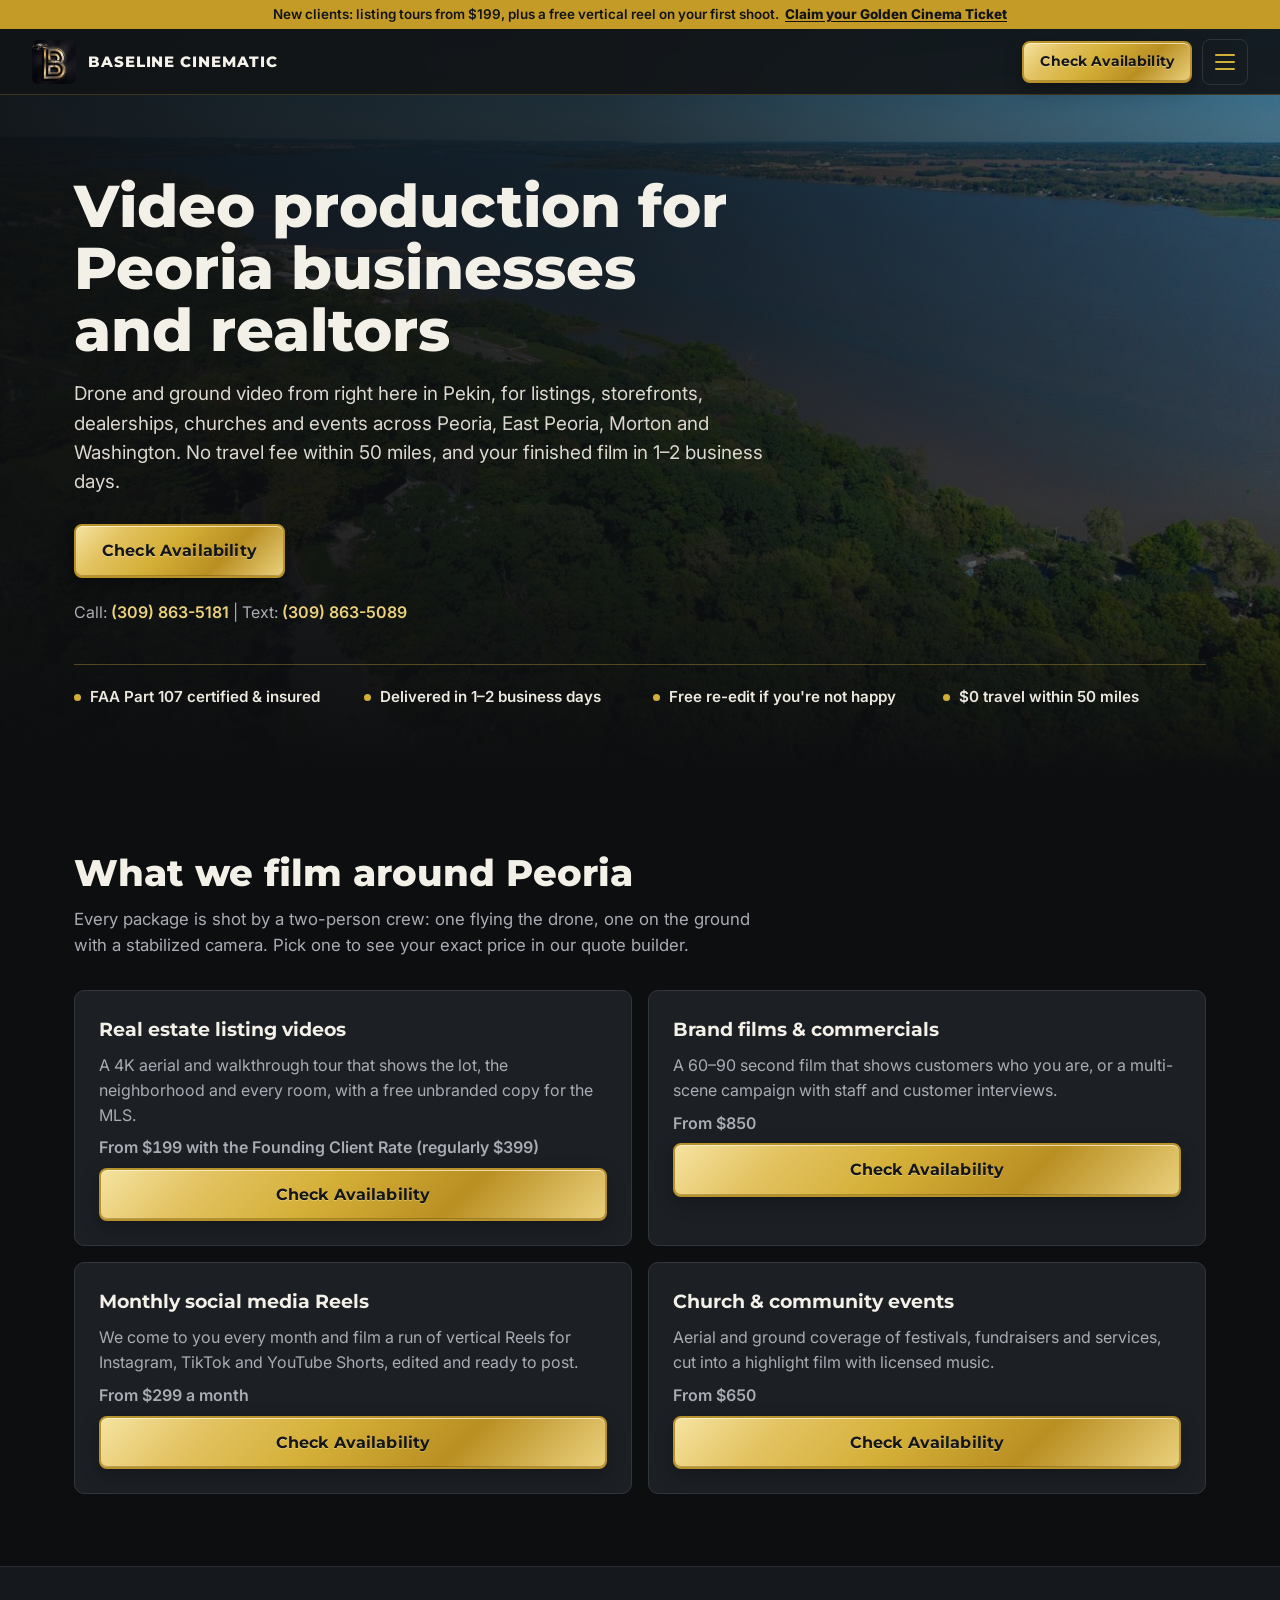
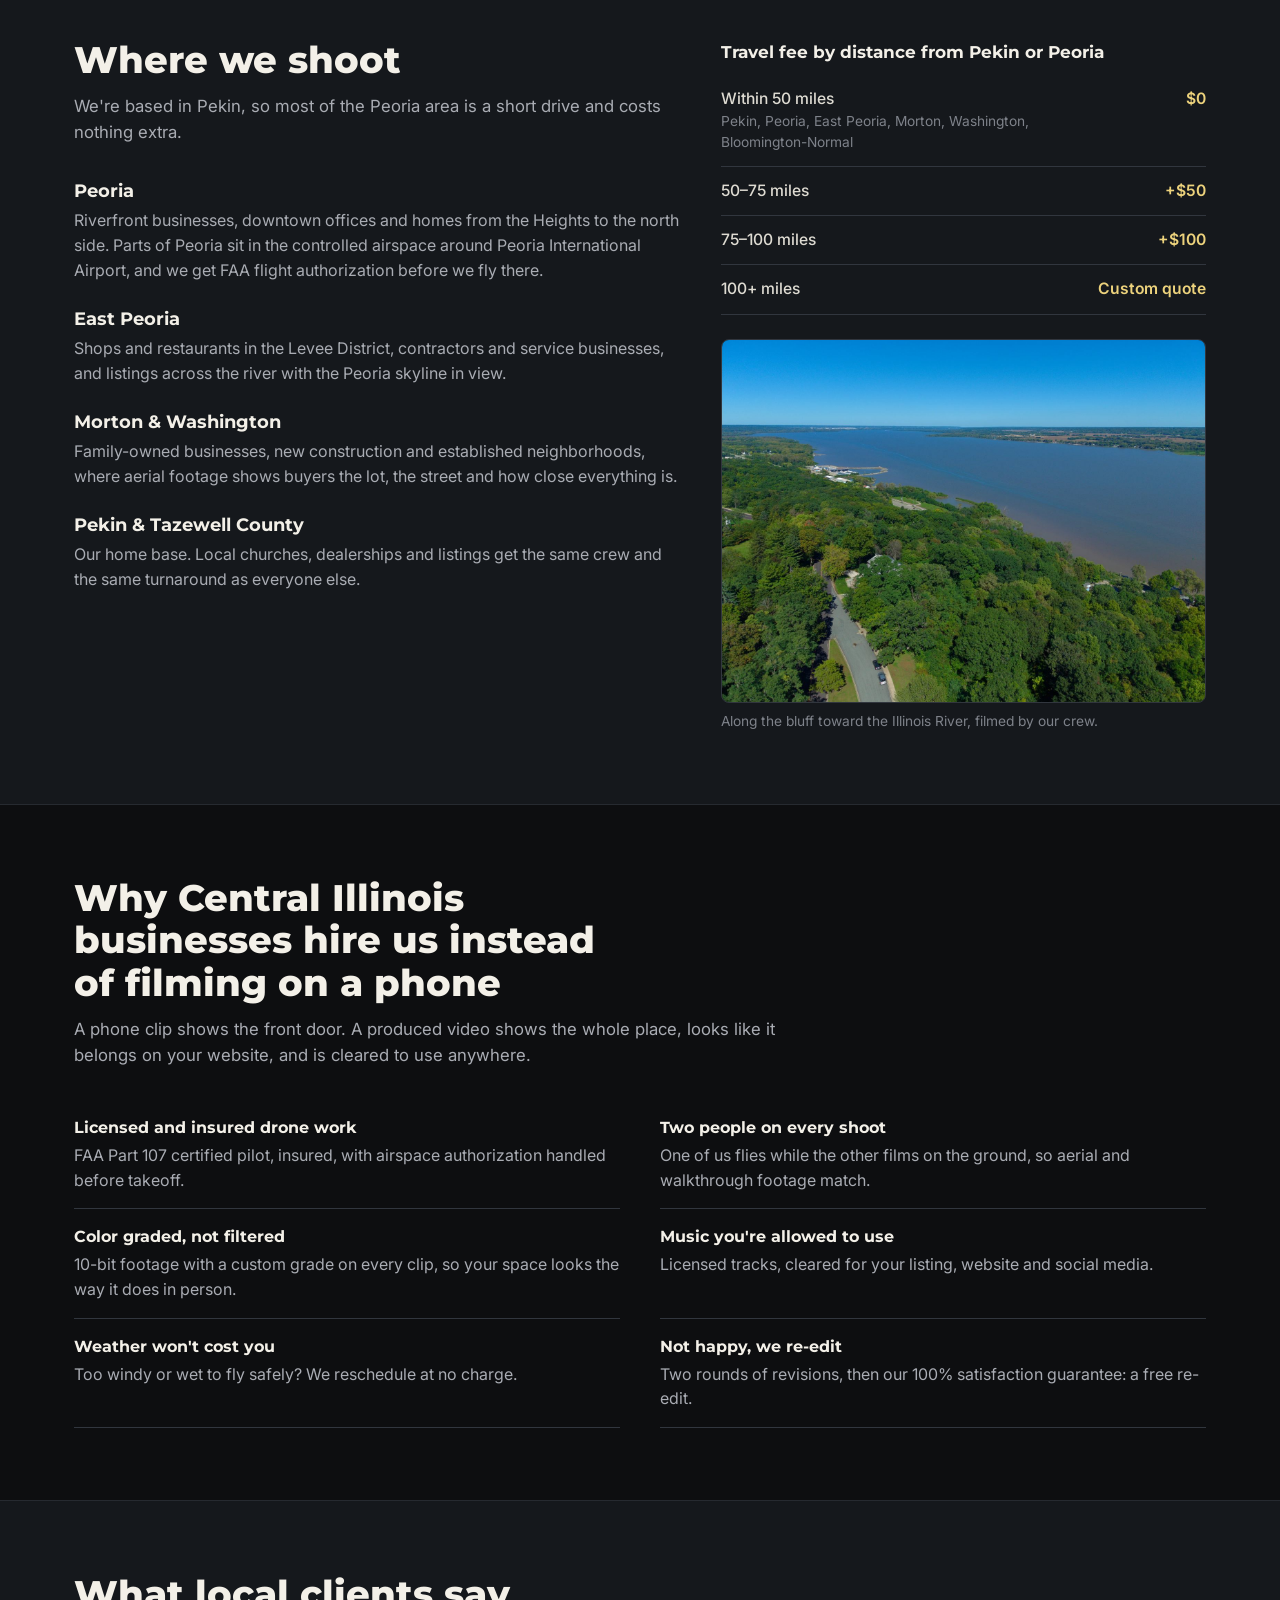
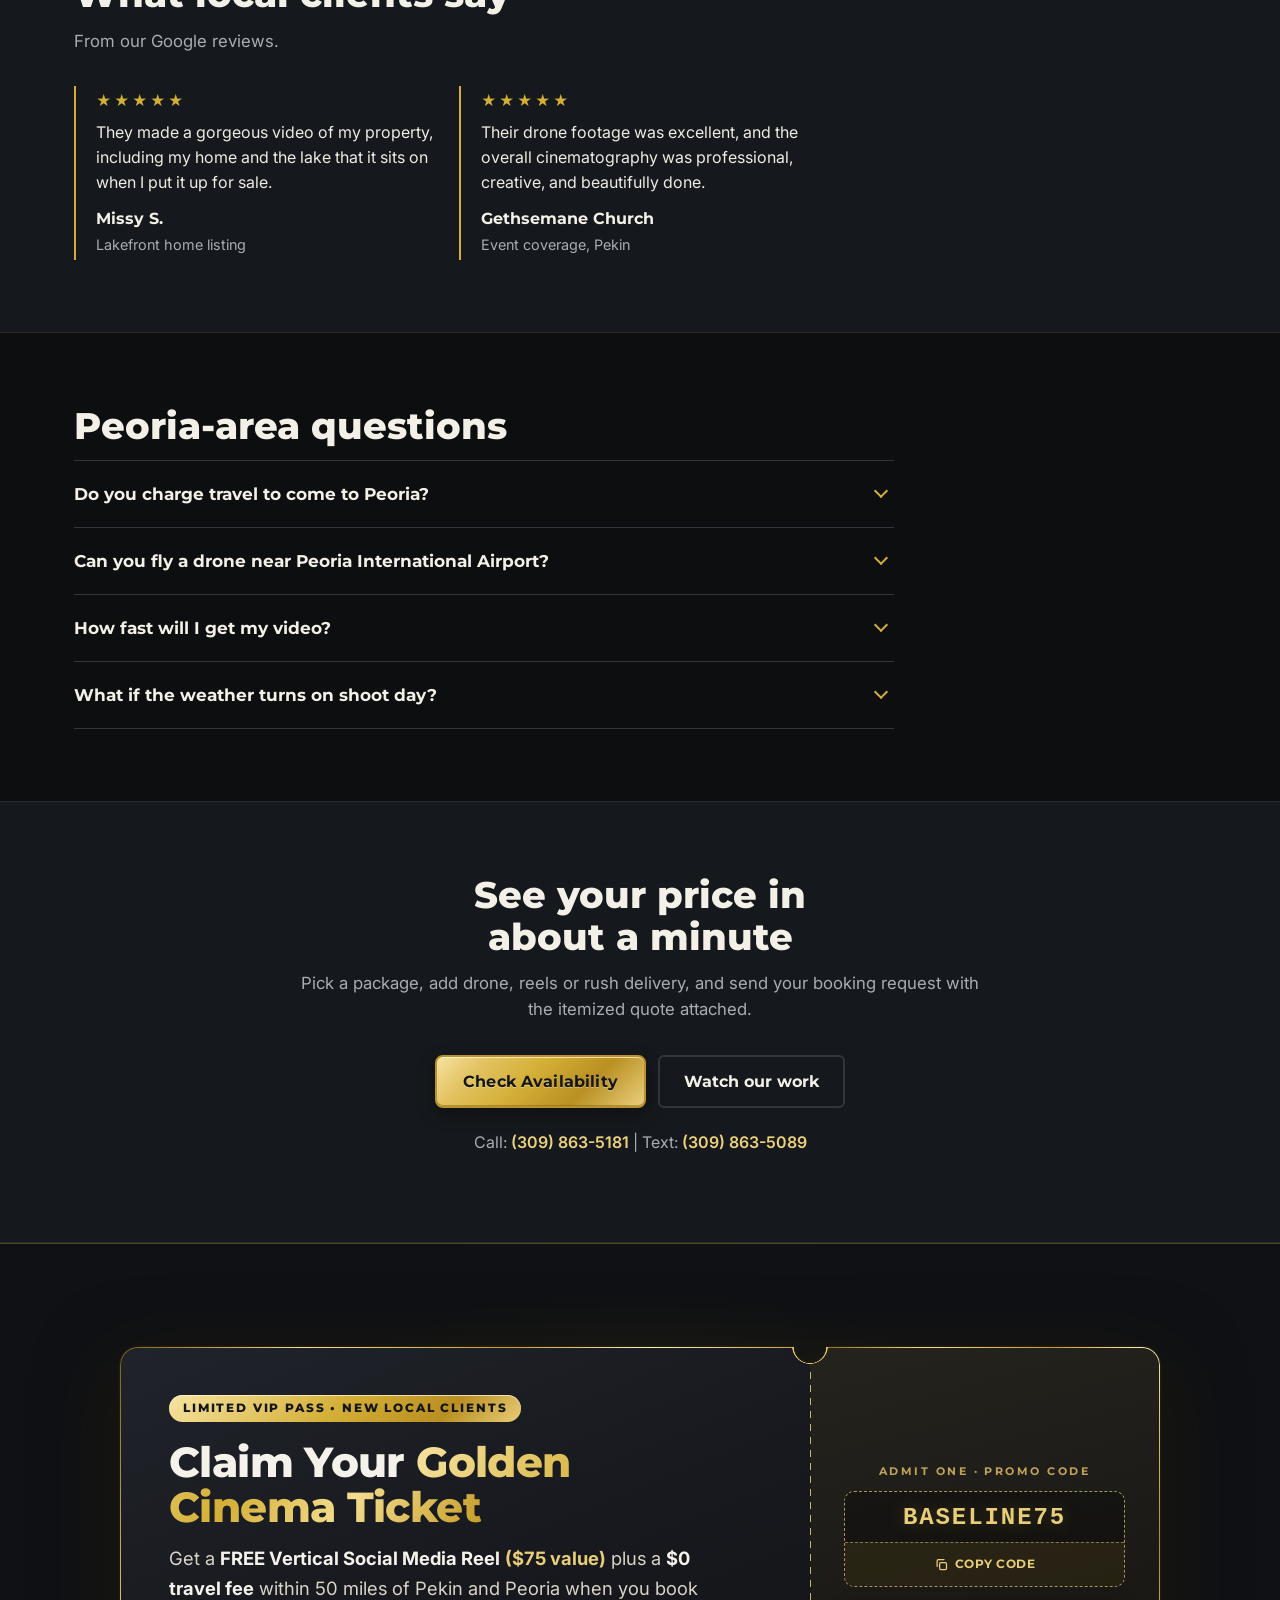
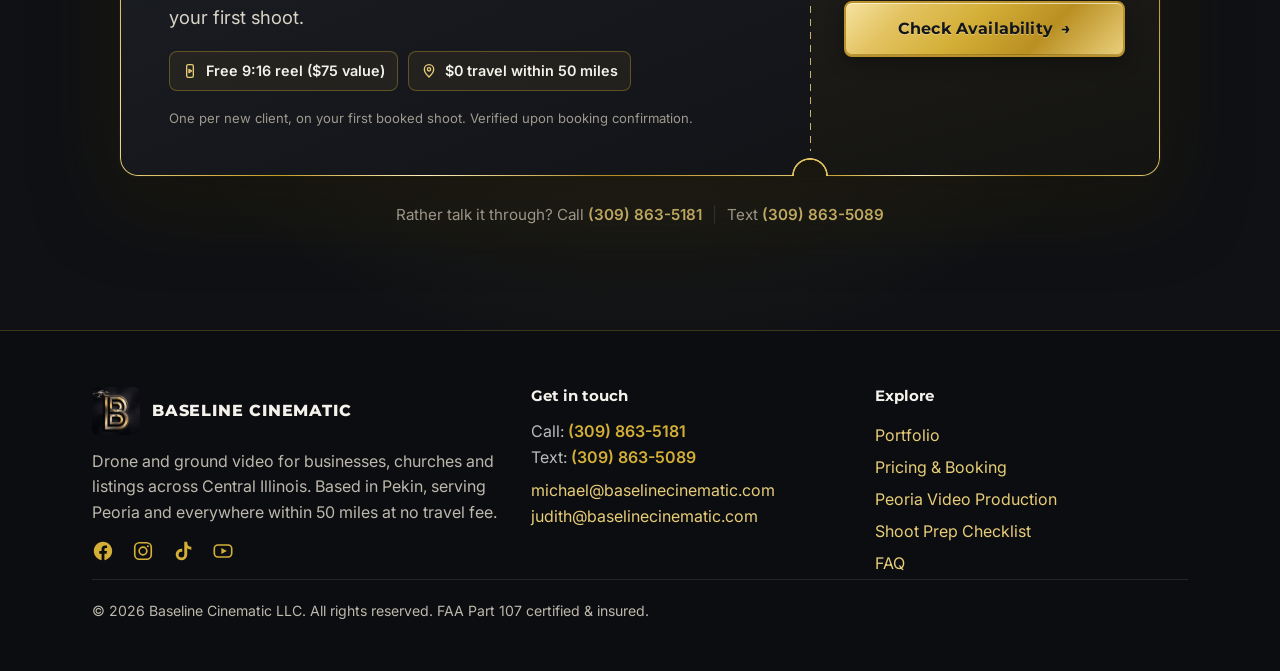
<file: peoria-video-production.html>
<!DOCTYPE html>
<html lang="en">
<head>
    <script async src="https://www.googletagmanager.com/gtag/js?id=G-1135RW1V01"></script>
    <script>
      window.dataLayer = window.dataLayer || [];
      function gtag(){dataLayer.push(arguments);}
      gtag('js', new Date());
      gtag('config', 'G-1135RW1V01');
    </script>

    <meta charset="UTF-8">
    <meta name="viewport" content="width=device-width, initial-scale=1.0">
    <title>Video Production in Peoria, East Peoria &amp; Morton, IL | Baseline Cinematic</title>
    <meta name="description" content="Drone and ground video for Peoria-area businesses and realtors: real estate tours, brand films, social reels and events. No travel fee within 50 miles of Pekin. Finished in 1–2 business days.">
    <meta name="robots" content="index, follow">
    <link rel="canonical" href="https://www.baselinecinematic.com/peoria-video-production.html">
    <meta property="og:title" content="Video Production in Peoria, East Peoria &amp; Morton, IL | Baseline Cinematic">
    <meta property="og:description" content="Drone and ground video for Peoria-area businesses and realtors: real estate tours, brand films, social reels and events. No travel fee within 50 miles of Pekin. Finished in 1–2 business days.">
    <meta property="og:image" content="https://www.baselinecinematic.com/aerial-river-bluff.jpg">
    <meta property="og:url" content="https://www.baselinecinematic.com/peoria-video-production.html">
    <meta property="og:type" content="website">
    <meta name="twitter:card" content="summary_large_image">

    <link rel="icon" href="favicon-gold.png" type="image/png">
    <link rel="apple-touch-icon" href="apple-touch-icon.png">

    <script src="site-data.js"></script>
    <script src="promo-check.js"></script>

    <link rel="preconnect" href="https://fonts.googleapis.com">
    <link rel="preconnect" href="https://fonts.gstatic.com" crossorigin>
    <link href="https://fonts.googleapis.com/css2?family=Inter:wght@400;500;600;700&family=Montserrat:wght@700;800&display=swap" rel="stylesheet">

    <script type="application/ld+json">
    {
      "@context": "https://schema.org",
      "@type": [
        "ProfessionalService",
        "LocalBusiness"
      ],
      "@id": "https://www.baselinecinematic.com/#business",
      "name": "Baseline Cinematic",
      "legalName": "Baseline Cinematic LLC",
      "url": "https://www.baselinecinematic.com/",
      "mainEntityOfPage": "https://www.baselinecinematic.com/peoria-video-production.html",
      "logo": "https://www.baselinecinematic.com/apple-touch-icon.png",
      "image": "https://www.baselinecinematic.com/share-preview.jpg",
      "description": "Video production and FAA Part 107 drone cinematography for businesses and realtors in Peoria, East Peoria, Morton and Washington, IL, based in Pekin.",
      "telephone": "+1-309-863-5181",
      "email": "michael@baselinecinematic.com",
      "priceRange": "$$",
      "founder": [
        {
          "@type": "Person",
          "name": "Michael Cunningham",
          "jobTitle": "Owner"
        },
        {
          "@type": "Person",
          "name": "Judith Cunningham",
          "jobTitle": "Owner"
        }
      ],
      "address": {
        "@type": "PostalAddress",
        "addressLocality": "Pekin",
        "addressRegion": "IL",
        "addressCountry": "US"
      },
      "geo": {
        "@type": "GeoCoordinates",
        "latitude": 40.5675,
        "longitude": -89.6407
      },
      "areaServed": [
        {
          "@type": "City",
          "name": "Pekin, IL"
        },
        {
          "@type": "City",
          "name": "Peoria, IL"
        },
        {
          "@type": "City",
          "name": "East Peoria, IL"
        },
        {
          "@type": "City",
          "name": "Morton, IL"
        },
        {
          "@type": "City",
          "name": "Washington, IL"
        },
        {
          "@type": "AdministrativeArea",
          "name": "Tazewell County, IL"
        },
        {
          "@type": "GeoCircle",
          "geoMidpoint": {
            "@type": "GeoCoordinates",
            "latitude": 40.5675,
            "longitude": -89.6407
          },
          "geoRadius": "80467"
        }
      ],
      "contactPoint": [
        {
          "@type": "ContactPoint",
          "contactType": "customer service",
          "telephone": "+1-309-863-5181",
          "areaServed": "US-IL",
          "availableLanguage": "English",
          "description": "Phone calls"
        },
        {
          "@type": "ContactPoint",
          "contactType": "text messages (SMS)",
          "telephone": "+1-309-863-5089",
          "areaServed": "US-IL",
          "availableLanguage": "English",
          "description": "Texting line for quotes and shoot-day questions. Text only."
        }
      ],
      "knowsAbout": [
        "Commercial Video Production",
        "Real Estate Videography",
        "Brand Films",
        "Social Media Reels",
        "Event Videography",
        "FAA Part 107 Drone Cinematography",
        "Color Grading"
      ],
      "hasOfferCatalog": {
        "@type": "OfferCatalog",
        "name": "Video production services",
        "itemListElement": [
          {
            "@type": "Offer",
            "itemOffered": {
              "@type": "Service",
              "name": "Cinematic Property Tour"
            },
            "price": "399",
            "priceCurrency": "USD"
          },
          {
            "@type": "Offer",
            "itemOffered": {
              "@type": "Service",
              "name": "Aerial-Only Showcase"
            },
            "price": "199",
            "priceCurrency": "USD"
          },
          {
            "@type": "Offer",
            "itemOffered": {
              "@type": "Service",
              "name": "Brand Profile Film"
            },
            "priceSpecification": {
              "@type": "PriceSpecification",
              "minPrice": "850",
              "priceCurrency": "USD"
            }
          },
          {
            "@type": "Offer",
            "itemOffered": {
              "@type": "Service",
              "name": "Multi-Scene Commercial Campaign"
            },
            "priceSpecification": {
              "@type": "PriceSpecification",
              "minPrice": "1500",
              "priceCurrency": "USD"
            }
          },
          {
            "@type": "Offer",
            "itemOffered": {
              "@type": "Service",
              "name": "Event Highlight Film"
            },
            "priceSpecification": {
              "@type": "PriceSpecification",
              "minPrice": "650",
              "priceCurrency": "USD"
            }
          },
          {
            "@type": "Offer",
            "itemOffered": {
              "@type": "Service",
              "name": "Monthly Social Media Retainer"
            },
            "priceSpecification": {
              "@type": "UnitPriceSpecification",
              "minPrice": "299",
              "priceCurrency": "USD",
              "unitText": "MONTH"
            }
          }
        ]
      },
      "review": [
        {
          "@type": "Review",
          "author": {
            "@type": "Person",
            "name": "Missy S."
          },
          "reviewRating": {
            "@type": "Rating",
            "ratingValue": "5",
            "bestRating": "5"
          },
          "reviewBody": "These folks know how it’s done! They made a gorgeous video of my property, including my home and the lake that it sits on when I put it up for sale. They knew exactly how to highlight the best features of the property and I highly recommend Baseline Cinematic!",
          "publisher": {
            "@type": "Organization",
            "name": "Google"
          }
        },
        {
          "@type": "Review",
          "author": {
            "@type": "Organization",
            "name": "Gethsemane Church"
          },
          "reviewRating": {
            "@type": "Rating",
            "ratingValue": "5",
            "bestRating": "5"
          },
          "reviewBody": "Baseline Cinematic did an outstanding job for us! Their drone footage was excellent, and the overall cinematography was professional, creative, and beautifully done. They have a great eye for capturing the right angles and moments, and the finished video work really stood out. We were very impressed with the quality of their work and would gladly recommend Baseline Cinematic to anyone looking for professional video, drone footage, or cinematic production. Great work from start to finish!",
          "publisher": {
            "@type": "Organization",
            "name": "Google"
          }
        }
      ],
      "sameAs": [
        "https://www.facebook.com/profile.php?id=61591572504349",
        "https://www.instagram.com/baselinecinematic",
        "https://www.tiktok.com/@baseline.cinemati",
        "https://www.youtube.com/@BaselineCinematic"
      ]
    }
    </script>
    <link rel="stylesheet" href="site-shell.css">
    <link rel="stylesheet" href="site-ui.css">
    <link rel="stylesheet" href="site-v2.css">
    <style>
        /* Peoria landing page */
        .pv-hero {
            padding: calc(var(--nav-h) + 80px) 0 72px;
            background:
                linear-gradient(90deg, rgba(13,14,16,0.94) 0%, rgba(13,14,16,0.8) 48%, rgba(13,14,16,0.4) 100%),
                linear-gradient(0deg, var(--ob) 0%, rgba(13,14,16,0) 35%),
                url('aerial-river-bluff.jpg') center / cover no-repeat, #14171b;
        }
        .pv-hero h1 { font-size: clamp(2.1rem, 5vw, 3.7rem); font-weight: 800; line-height: 1.05; margin: 0 0 18px; max-width: 17ch; text-wrap: balance; }
        .pv-hero-sub { font-size: clamp(1.02rem, 1.5vw, 1.18rem); color: #dcd8cf; max-width: 58ch; margin: 0 0 28px; }
        .pv-ctas { display: flex; flex-wrap: wrap; gap: 12px; margin: 0 0 22px; }
        .pv-hero .pg-contact-line { margin: 0; }

        .pv-facts { list-style: none; margin: 40px 0 0; padding: 22px 0 0; border-top: 1px solid rgba(212,175,55,0.35);
            display: grid; grid-template-columns: repeat(4, minmax(0, 1fr)); gap: 12px 26px; font-weight: 600; font-size: 0.95rem; color: #ece8dd; }
        .pv-facts li { line-height: 1.35; padding-left: 16px; position: relative; }
        .pv-facts li::before { content: ""; position: absolute; left: 0; top: 0.45em; width: 7px; height: 7px; border-radius: 50%; background: var(--gold); }

        .pv-services { display: grid; grid-template-columns: repeat(2, minmax(0, 1fr)); gap: 16px; }
        .pv-service { background: var(--panel); border: 1px solid var(--line); border-radius: 10px; padding: 24px; display: flex; flex-direction: column; gap: 8px; }
        .pv-service h3 { margin: 0; font-size: 1.2rem; font-weight: 700; }
        .pv-service p { margin: 0; color: var(--mute); }
        .pv-price { color: var(--gold-hi); font-weight: 600; font-variant-numeric: tabular-nums; }
        .pv-service .bq-btn { margin-top: auto; align-self: flex-start; padding: 11px 18px; font-size: 0.95rem; }
        .pv-service .pv-price + .bq-btn { margin-top: 12px; }

        .pv-towns { display: grid; grid-template-columns: minmax(0, 1.25fr) minmax(0, 1fr); gap: 40px; align-items: start; }
        .pv-town { margin: 0 0 22px; }
        .pv-town h3 { margin: 0 0 4px; font-size: 1.1rem; }
        .pv-town p { margin: 0; color: var(--mute); }
        .pv-fees { width: 100%; border-collapse: collapse; font-size: 0.98rem; }
        .pv-fees caption { text-align: left; font-family: 'Montserrat', sans-serif; font-weight: 700; font-size: 1.05rem; padding: 0 0 10px; }
        .pv-fees th, .pv-fees td { text-align: left; padding: 12px 0; border-bottom: 1px solid var(--line); vertical-align: top; }
        .pv-fees td { text-align: right; color: var(--gold-hi); font-weight: 600; white-space: nowrap; padding-left: 16px; }
        .pv-fees th { font-weight: 500; color: #dedbd2; }
        .pv-fees th small { display: block; color: var(--dim); font-weight: 400; font-size: 0.86rem; }
        .pv-photo { margin: 24px 0 0; }
        .pv-photo img { border-radius: 8px; border: 1px solid var(--line); aspect-ratio: 4 / 3; object-fit: cover; width: 100%; }
        .pv-photo figcaption { color: var(--dim); font-size: 0.86rem; margin-top: 8px; }

        .pv-why { list-style: none; margin: 0; padding: 0; display: grid; grid-template-columns: repeat(2, minmax(0, 1fr)); gap: 0 40px; }
        .pv-why li { padding: 16px 0; border-bottom: 1px solid var(--line); }
        .pv-why strong { display: block; font-family: 'Montserrat', sans-serif; margin-bottom: 2px; }
        .pv-why span { color: var(--mute); }

        .pv-reviews { display: grid; grid-template-columns: repeat(3, minmax(0, 1fr)); gap: 24px; }
        .pv-review { margin: 0; padding: 4px 0 4px 20px; border-left: 2px solid var(--gold); }
        .pv-review .pv-stars { color: var(--gold); letter-spacing: 3px; font-size: 0.92rem; }
        .pv-review blockquote { margin: 8px 0 12px; line-height: 1.55; color: #eeebe2; }
        .pv-review figcaption strong { display: block; font-family: 'Montserrat', sans-serif; }
        .pv-review figcaption span { color: var(--mute); font-size: 0.9rem; }

        .pv-faq { max-width: 820px; }
        .pv-faq details { border-bottom: 1px solid var(--line); }
        .pv-faq details:first-of-type { border-top: 1px solid var(--line); }
        .pv-faq summary { list-style: none; cursor: pointer; padding: 20px 40px 20px 0; position: relative; font-family: 'Montserrat', sans-serif; font-weight: 700; font-size: 1.05rem; }
        .pv-faq summary::-webkit-details-marker { display: none; }
        .pv-faq summary::after { content: ""; position: absolute; right: 8px; top: 50%; width: 10px; height: 10px; margin-top: -8px;
            border-right: 2px solid var(--gold); border-bottom: 2px solid var(--gold); transform: rotate(45deg); transition: transform 0.2s ease; }
        .pv-faq details[open] summary::after { transform: rotate(-135deg); margin-top: -2px; }
        .pv-faq summary:focus-visible { outline: 2px solid var(--gold-hi); outline-offset: 2px; }
        .pv-faq p { margin: 0 0 20px; color: #cfccc3; max-width: 68ch; }

        .pv-final { text-align: center; }
        .pv-final h2 { margin-left: auto; margin-right: auto; }
        .pv-final .pg-lead { margin-left: auto; margin-right: auto; }
        .pv-final .pv-ctas { justify-content: center; }

        @media (max-width: 900px) {
            .pv-facts { grid-template-columns: repeat(2, minmax(0, 1fr)); }
            .pv-towns { grid-template-columns: 1fr; gap: 24px; }
            .pv-reviews { grid-template-columns: 1fr; }
        }
        @media (max-width: 768px) {
            .pv-hero { padding: calc(var(--nav-h) + 40px) 0 48px;
                background: linear-gradient(180deg, rgba(13,14,16,0.8) 0%, rgba(13,14,16,0.9) 60%, var(--ob) 100%),
                    url('aerial-river-bluff.jpg') center / cover no-repeat, #14171b; }
            .pv-ctas .bq-btn { flex: 1 1 100%; }
            .pv-services, .pv-why { grid-template-columns: 1fr; }
        }
    </style>
</head>
<body ontouchstart="">

    <!-- HEADER: slim promo bar, logo, Check Availability button, menu drawer (styles: site-v2.css, behavior: site-nav.js) -->
    <div class="sticky-wrapper bc-top" id="site-top">
        <div class="bc-promo">
            <span class="promo-only">New clients: listing tours from $199, plus a free vertical reel on your first shoot.<a href="quote.html?promo=BASELINE75">Claim your Golden Cinema Ticket</a></span>
            <span class="after-promo">New clients: a free vertical social reel with your first shoot.<a href="quote.html?voucher=1">Claim it</a></span>
        </div>
        <div class="bc-bar">
            <a class="bc-logo" href="index.html"><img src="share-preview.jpg" alt="" width="44" height="44"><span>BASELINE CINEMATIC</span></a>
            <div class="bc-bar-actions">
                <a class="bc-btn bc-btn-quote bc-btn-sm" href="quote.html">Check Availability</a>
                <button type="button" class="bc-burger" aria-expanded="false" aria-controls="bc-drawer" aria-label="Open menu"><span></span><span></span><span></span></button>
            </div>
        </div>
    </div>
    <div class="bc-drawer" id="bc-drawer" hidden>
        <div class="bc-drawer-backdrop" data-close></div>
        <div class="bc-drawer-panel" role="dialog" aria-modal="true" aria-label="Site menu">
            <div class="bc-drawer-head"><span>Menu</span><button type="button" class="bc-drawer-close" data-close aria-label="Close menu">×</button></div>
            <nav aria-label="Main">
                <a href="commercial.html">Commercial &amp; Brand</a>
                <a href="real-estate.html">Real Estate Media</a>
                <a href="quote.html">Pricing &amp; Booking <small>Instant quote</small></a>
                <a href="commercial.html#portfolio">Portfolio</a>
                <a href="faq.html">FAQ</a>
                <a href="about.html">About Us</a>
                <a href="peoria-video-production.html">Peoria Video Production</a>
            </nav>
            <a class="bc-btn bc-btn-quote" href="quote.html">Check Availability</a>
            <div class="bc-drawer-contact">
                Call: <a href="tel:+13098635181" data-field="business.phoneDisplay" data-href-field="business.phoneHref">(309) 863-5181</a><br>
                Text: <a href="sms:+13098635089?&amp;body=Hi%20Baseline%20Cinematic%2C%20I%27d%20like%20to%20inquire%20about%20a%20video%20shoot." data-field="business.textDisplay" data-href-field="business.textHref">(309) 863-5089</a><br>
                <a href="mailto:michael@baselinecinematic.com" data-field="business.email" data-href-field="business.emailHref">michael@baselinecinematic.com</a>
            </div>
        </div>
    </div>

    <header class="pv-hero">
        <div class="pg-wrap">
            <h1>Video production for Peoria businesses and realtors</h1>
            <p class="pv-hero-sub">Drone and ground video from right here in Pekin, for listings, storefronts, dealerships, churches and events across Peoria, East Peoria, Morton and Washington. No travel fee within 50 miles, and your finished film in 1–2 business days.</p>
            <div class="pv-ctas">
                <a class="bc-btn bc-btn-quote" href="quote.html">Check Availability</a>
            </div>
            <p class="pg-contact-line">Call: <a href="tel:+13098635181" data-field="business.phoneDisplay" data-href-field="business.phoneHref">(309) 863-5181</a> <span aria-hidden="true">|</span> Text: <a href="sms:+13098635089?&amp;body=Hi%20Baseline%20Cinematic%2C%20I%27d%20like%20to%20inquire%20about%20a%20video%20shoot." data-field="business.textDisplay" data-href-field="business.textHref">(309) 863-5089</a></p>
            <ul class="pv-facts">
                <li>FAA Part 107 certified &amp; insured</li>
                <li>Delivered in 1–2 business days</li>
                <li>Free re-edit if you're not happy</li>
                <li>$0 travel within 50 miles</li>
            </ul>
        </div>
    </header>

    <main>
        <section class="pg-sec" id="services">
            <div class="pg-wrap">
                <h2>What we film around Peoria</h2>
                <p class="pg-lead">Every package is shot by a two-person crew: one flying the drone, one on the ground with a stabilized camera. Pick one to see your exact price in our quote builder.</p>
                <div class="pv-services">
                    <article class="pv-service">
                        <h3>Real estate listing videos</h3>
                        <p>A 4K aerial and walkthrough tour that shows the lot, the neighborhood and every room, with a free unbranded copy for the MLS.</p>
                        <p class="pv-price"><span class="promo-only">From $199 with the Founding Client Rate (regularly $399)</span><span class="after-promo">From $199 aerial-only, $399 full tour</span></p>
                        <a class="bc-btn bc-btn-quote" href="quote.html?service=real-estate" aria-label="Check availability: quote for a real estate listing video">Check Availability</a>
                    </article>
                    <article class="pv-service">
                        <h3>Brand films &amp; commercials</h3>
                        <p>A 60–90 second film that shows customers who you are, or a multi-scene campaign with staff and customer interviews.</p>
                        <p class="pv-price">From $850</p>
                        <a class="bc-btn bc-btn-quote" href="quote.html?service=commercial" aria-label="Check availability: quote for a brand film or commercial">Check Availability</a>
                    </article>
                    <article class="pv-service">
                        <h3>Monthly social media Reels</h3>
                        <p>We come to you every month and film a run of vertical Reels for Instagram, TikTok and YouTube Shorts, edited and ready to post.</p>
                        <p class="pv-price">From $299 a month</p>
                        <a class="bc-btn bc-btn-quote" href="quote.html?service=retainer" aria-label="Check availability: quote for monthly social media Reels">Check Availability</a>
                    </article>
                    <article class="pv-service">
                        <h3>Church &amp; community events</h3>
                        <p>Aerial and ground coverage of festivals, fundraisers and services, cut into a highlight film with licensed music.</p>
                        <p class="pv-price">From $650</p>
                        <a class="bc-btn bc-btn-quote" href="quote.html?service=event" aria-label="Check availability: quote for event coverage">Check Availability</a>
                    </article>
                </div>
            </div>
        </section>

        <div class="pg-band">
            <section class="pg-sec" id="service-area">
                <div class="pg-wrap pv-towns">
                    <div>
                        <h2>Where we shoot</h2>
                        <p class="pg-lead">We're based in Pekin, so most of the Peoria area is a short drive and costs nothing extra.</p>
                        <div class="pv-town">
                            <h3>Peoria</h3>
                            <p>Riverfront businesses, downtown offices and homes from the Heights to the north side. Parts of Peoria sit in the controlled airspace around Peoria International Airport, and we get FAA flight authorization before we fly there.</p>
                        </div>
                        <div class="pv-town">
                            <h3>East Peoria</h3>
                            <p>Shops and restaurants in the Levee District, contractors and service businesses, and listings across the river with the Peoria skyline in view.</p>
                        </div>
                        <div class="pv-town">
                            <h3>Morton &amp; Washington</h3>
                            <p>Family-owned businesses, new construction and established neighborhoods, where aerial footage shows buyers the lot, the street and how close everything is.</p>
                        </div>
                        <div class="pv-town">
                            <h3>Pekin &amp; Tazewell County</h3>
                            <p>Our home base. Local churches, dealerships and listings get the same crew and the same turnaround as everyone else.</p>
                        </div>
                    </div>
                    <div>
                        <table class="pv-fees">
                            <caption>Travel fee by distance from Pekin or Peoria</caption>
                            <tbody>
                                <tr><th scope="row">Within 50 miles<small>Pekin, Peoria, East Peoria, Morton, Washington, Bloomington-Normal</small></th><td>$0</td></tr>
                                <tr><th scope="row">50–75 miles</th><td>+$50</td></tr>
                                <tr><th scope="row">75–100 miles</th><td>+$100</td></tr>
                                <tr><th scope="row">100+ miles</th><td>Custom quote</td></tr>
                            </tbody>
                        </table>
                        <figure class="pv-photo">
                            <img src="aerial-river-bluff.jpg" alt="Drone view along the bluff toward the Illinois River and marina near Peoria" width="1400" height="1050" loading="lazy">
                            <figcaption>Along the bluff toward the Illinois River, filmed by our crew.</figcaption>
                        </figure>
                    </div>
                </div>
            </section>
        </div>

        <section class="pg-sec" id="why">
            <div class="pg-wrap">
                <h2>Why Central Illinois businesses hire us instead of filming on a phone</h2>
                <p class="pg-lead">A phone clip shows the front door. A produced video shows the whole place, looks like it belongs on your website, and is cleared to use anywhere.</p>
                <ul class="pv-why">
                    <li><strong>Licensed and insured drone work</strong><span>FAA Part 107 certified pilot, insured, with airspace authorization handled before takeoff.</span></li>
                    <li><strong>Two people on every shoot</strong><span>One of us flies while the other films on the ground, so aerial and walkthrough footage match.</span></li>
                    <li><strong>Color graded, not filtered</strong><span>10-bit footage with a custom grade on every clip, so your space looks the way it does in person.</span></li>
                    <li><strong>Music you're allowed to use</strong><span>Licensed tracks, cleared for your listing, website and social media.</span></li>
                    <li><strong>Weather won't cost you</strong><span>Too windy or wet to fly safely? We reschedule at no charge.</span></li>
                    <li><strong>Not happy, we re-edit</strong><span>Two rounds of revisions, then our 100% satisfaction guarantee: a free re-edit.</span></li>
                </ul>
            </div>
        </section>

        <div class="pg-band">
            <section class="pg-sec" id="reviews">
                <div class="pg-wrap">
                    <h2>What local clients say</h2>
                    <p class="pg-lead">From our Google reviews.</p>
                    <div class="pv-reviews">
                        <figure class="pv-review">
                            <div class="pv-stars" aria-label="5 out of 5 stars">★★★★★</div>
                            <blockquote>They made a gorgeous video of my property, including my home and the lake that it sits on when I put it up for sale.</blockquote>
                            <figcaption><strong>Missy S.</strong><span>Lakefront home listing</span></figcaption>
                        </figure>
                        <figure class="pv-review">
                            <div class="pv-stars" aria-label="5 out of 5 stars">★★★★★</div>
                            <blockquote>Their drone footage was excellent, and the overall cinematography was professional, creative, and beautifully done.</blockquote>
                            <figcaption><strong>Gethsemane Church</strong><span>Event coverage, Pekin</span></figcaption>
                        </figure>
                    </div>
                </div>
            </section>
        </div>

        <section class="pg-sec" id="questions">
            <div class="pg-wrap">
                <h2>Peoria-area questions</h2>
                <div class="pv-faq">
                    <details>
                        <summary>Do you charge travel to come to Peoria?</summary>
                        <p>No. Peoria, East Peoria, Morton, Washington and Bloomington-Normal are all inside our 50-mile radius from Pekin, so there's no travel fee.</p>
                    </details>
                    <details>
                        <summary>Can you fly a drone near Peoria International Airport?</summary>
                        <p>Often, yes, with permission. Part of Peoria is inside the airport's controlled airspace. As FAA Part 107 certified pilots we request authorization before the shoot, and if a location can't be approved we'll tell you before you book.</p>
                    </details>
                    <details>
                        <summary>How fast will I get my video?</summary>
                        <p>Most real estate and promotional videos are delivered in 1–2 business days. If you need it sooner, rush delivery gets you the finished film within 24 hours.</p>
                    </details>
                    <details>
                        <summary>What if the weather turns on shoot day?</summary>
                        <p>Central Illinois wind and rain happen. If it isn't safe to fly, we move the shoot to the next clear window at no extra cost.</p>
                    </details>
                </div>
            </div>
        </section>

        <div class="pg-band">
            <section class="pg-sec pv-final" id="get-started">
                <div class="pg-wrap">
                    <h2>See your price in about a minute</h2>
                    <p class="pg-lead">Pick a package, add drone, reels or rush delivery, and send your booking request with the itemized quote attached.</p>
                    <div class="pv-ctas">
                        <a class="bc-btn bc-btn-quote" href="quote.html">Check Availability</a>
                        <a class="bq-btn is-ghost" href="commercial.html#portfolio">Watch our work</a>
                    </div>
                    <p class="pg-contact-line">Call: <a href="tel:+13098635181" data-field="business.phoneDisplay" data-href-field="business.phoneHref">(309) 863-5181</a> <span aria-hidden="true">|</span> Text: <a href="sms:+13098635089?&amp;body=Hi%20Baseline%20Cinematic%2C%20I%27d%20like%20to%20inquire%20about%20a%20video%20shoot." data-field="business.textDisplay" data-href-field="business.textHref">(309) 863-5089</a></p>
                </div>
            </section>
        </div>
    </main>

    <!-- GOLDEN CINEMA TICKET: promo pass above the footer (styles: site-v2.css section 11, copy button: golden-ticket.js) -->
    <div class="bc-ticket-sec" id="golden-ticket" role="region" aria-labelledby="golden-ticket-title">
        <div class="bc-wrap">
            <div class="bc-ticket" data-ticket>
                <div class="bc-ticket-main">
                    <span class="bc-ticket-eyebrow">Limited VIP Pass &bull; New Local Clients</span>
                    <h2 class="bc-ticket-title" id="golden-ticket-title">Claim Your <span>Golden Cinema Ticket</span></h2>
                    <p class="bc-ticket-offer">Get a <strong>FREE Vertical Social Media Reel</strong> <em>($75 value)</em> plus a <strong>$0 travel fee</strong> within 50 miles of Pekin and Peoria when you book your first shoot.</p>
                    <ul class="bc-ticket-perks">
                        <li><svg viewBox="0 0 24 24" fill="none" stroke="currentColor" stroke-width="2" stroke-linecap="round" stroke-linejoin="round" aria-hidden="true"><rect x="7" y="2.5" width="10" height="19" rx="2.5"/><path d="M10.5 9.5l4 2.5-4 2.5z"/></svg>Free 9:16 reel ($75 value)</li>
                        <li><svg viewBox="0 0 24 24" fill="none" stroke="currentColor" stroke-width="2" stroke-linecap="round" stroke-linejoin="round" aria-hidden="true"><path d="M12 21s-7-6.2-7-11.5a7 7 0 0 1 14 0C19 14.8 12 21 12 21z"/><circle cx="12" cy="9.5" r="2.5"/></svg>$0 travel within 50 miles</li>
                    </ul>
                    <p class="bc-ticket-fine">One per new client, on your first booked shoot. Verified upon booking confirmation.</p>
                </div>
                <div class="bc-ticket-stub">
                    <span class="bc-ticket-admit">Admit One &middot; Promo Code</span>
                    <div class="bc-ticket-code">
                        <code>BASELINE75</code>
                        <button type="button" class="bc-ticket-copy" data-copy-code="BASELINE75" aria-label="Copy promo code BASELINE75"><svg viewBox="0 0 24 24" fill="none" stroke="currentColor" stroke-width="2" stroke-linecap="round" stroke-linejoin="round" aria-hidden="true"><rect x="9" y="9" width="11" height="11" rx="2"/><path d="M5 15V6a2 2 0 0 1 2-2h9"/></svg><span class="bc-ticket-copy-label">Copy Code</span></button>
                    </div>
                    <a class="bc-btn bc-btn-quote" href="quote.html?promo=BASELINE75">Check Availability <span class="bc-arrow" aria-hidden="true">&rarr;</span></a>
                    <span class="bc-ticket-status" role="status" aria-live="polite"></span>
                </div>
            </div>
            <p class="bc-ticket-after">Rather talk it through? Call <a href="tel:+13098635181" data-field="business.phoneDisplay" data-href-field="business.phoneHref">(309) 863-5181</a><span class="bc-sep" aria-hidden="true">|</span>Text <a href="sms:+13098635089?&amp;body=Hi%20Baseline%20Cinematic%2C%20I%27d%20like%20to%20claim%20my%20Golden%20Cinema%20Ticket%20(BASELINE75)." data-href-field="business.textHref">(309) 863-5089</a></p>
        </div>
    </div>

    <footer class="bc-footer">
        <div class="bc-wrap">
            <div class="bc-footer-grid">
                <div>
                    <div class="bc-footer-brand"><img src="share-preview.jpg" alt="" width="48" height="48"><strong>BASELINE CINEMATIC</strong></div>
                    <p>Drone and ground video for businesses, churches and listings across Central Illinois. Based in Pekin, serving Peoria and everywhere within 50 miles at no travel fee.</p>
                    <div class="bc-social">
                        <a href="https://www.facebook.com/profile.php?id=61591572504349" data-href-field="social.facebookHref" target="_blank" rel="noopener" aria-label="Baseline Cinematic on Facebook"><svg viewBox="0 0 24 24" fill="currentColor" aria-hidden="true"><path d="M22 12.06C22 6.53 17.52 2 12 2S2 6.53 2 12.06c0 5 3.66 9.13 8.44 9.94v-7.03H7.9v-2.91h2.54V9.85c0-2.51 1.49-3.89 3.77-3.89 1.09 0 2.24.2 2.24.2v2.46h-1.26c-1.24 0-1.63.77-1.63 1.56v1.88h2.78l-.44 2.91h-2.34V22c4.78-.81 8.44-4.94 8.44-9.94z"/></svg></a>
                        <a href="https://www.instagram.com/baselinecinematic" data-href-field="social.instagramHref" target="_blank" rel="noopener" aria-label="Baseline Cinematic on Instagram"><svg viewBox="0 0 24 24" fill="none" stroke="currentColor" stroke-width="1.8" aria-hidden="true"><rect x="3" y="3" width="18" height="18" rx="5"/><circle cx="12" cy="12" r="4.2"/><circle cx="17.3" cy="6.7" r="1.1" fill="currentColor" stroke="none"/></svg></a>
                        <a href="https://www.tiktok.com/@baseline.cinemati" data-href-field="social.tiktokHref" target="_blank" rel="noopener" aria-label="Baseline Cinematic on TikTok"><svg viewBox="0 0 24 24" fill="currentColor" aria-hidden="true"><path d="M16.6 2h-3.2v13.9a3.1 3.1 0 1 1-2.2-2.97v-3.28a6.3 6.3 0 1 0 5.4 6.25V9.1a7.9 7.9 0 0 0 4.5 1.4V7.3a4.7 4.7 0 0 1-4.5-4.7V2z"/></svg></a>
                        <a href="https://www.youtube.com/@BaselineCinematic" data-href-field="social.youtubeHref" target="_blank" rel="noopener" aria-label="Baseline Cinematic on YouTube"><svg viewBox="0 0 24 24" aria-hidden="true"><rect x="2.5" y="5.5" width="19" height="13" rx="4" fill="none" stroke="currentColor" stroke-width="1.8"/><path d="M10.2 8.7l6 3.3-6 3.3z" fill="currentColor"/></svg></a>
                    </div>
                </div>
                <div>
                    <h2>Get in touch</h2>
                    <p class="footer-phones bc-footer-phones">Call: <a href="tel:+13098635181" data-field="business.phoneDisplay" data-href-field="business.phoneHref">(309) 863-5181</a><br>Text: <a href="sms:+13098635089?&amp;body=Hi%20Baseline%20Cinematic%2C%20I%27d%20like%20to%20inquire%20about%20a%20video%20shoot." data-field="business.textDisplay" data-href-field="business.textHref">(309) 863-5089</a></p>
                    <p><a href="mailto:michael@baselinecinematic.com" data-field="business.email" data-href-field="business.emailHref">michael@baselinecinematic.com</a><br><a href="mailto:judith@baselinecinematic.com" data-field="business.emailJudith" data-href-field="business.emailJudithHref">judith@baselinecinematic.com</a></p>
                </div>
                <div>
                    <h2>Explore</h2>
                    <ul>
                        <li><a href="commercial.html#portfolio">Portfolio</a></li>
                        <li><a href="quote.html">Pricing &amp; Booking</a></li>
                        <li><a href="peoria-video-production.html">Peoria Video Production</a></li>
                        <li><a href="prep.html">Shoot Prep Checklist</a></li>
                        <li><a href="faq.html">FAQ</a></li>
                    </ul>
                </div>
            </div>
            <p class="bc-footer-legal">&copy; 2026 Baseline Cinematic LLC. All rights reserved. FAA Part 107 certified &amp; insured.</p>
        </div>
    </footer>

    <script src="site-nav.js"></script>
    <script src="site-render.js"></script>
    <script src="golden-ticket.js"></script>
    <script src="lead-tracking.js"></script>
</body>
</html>
</file>
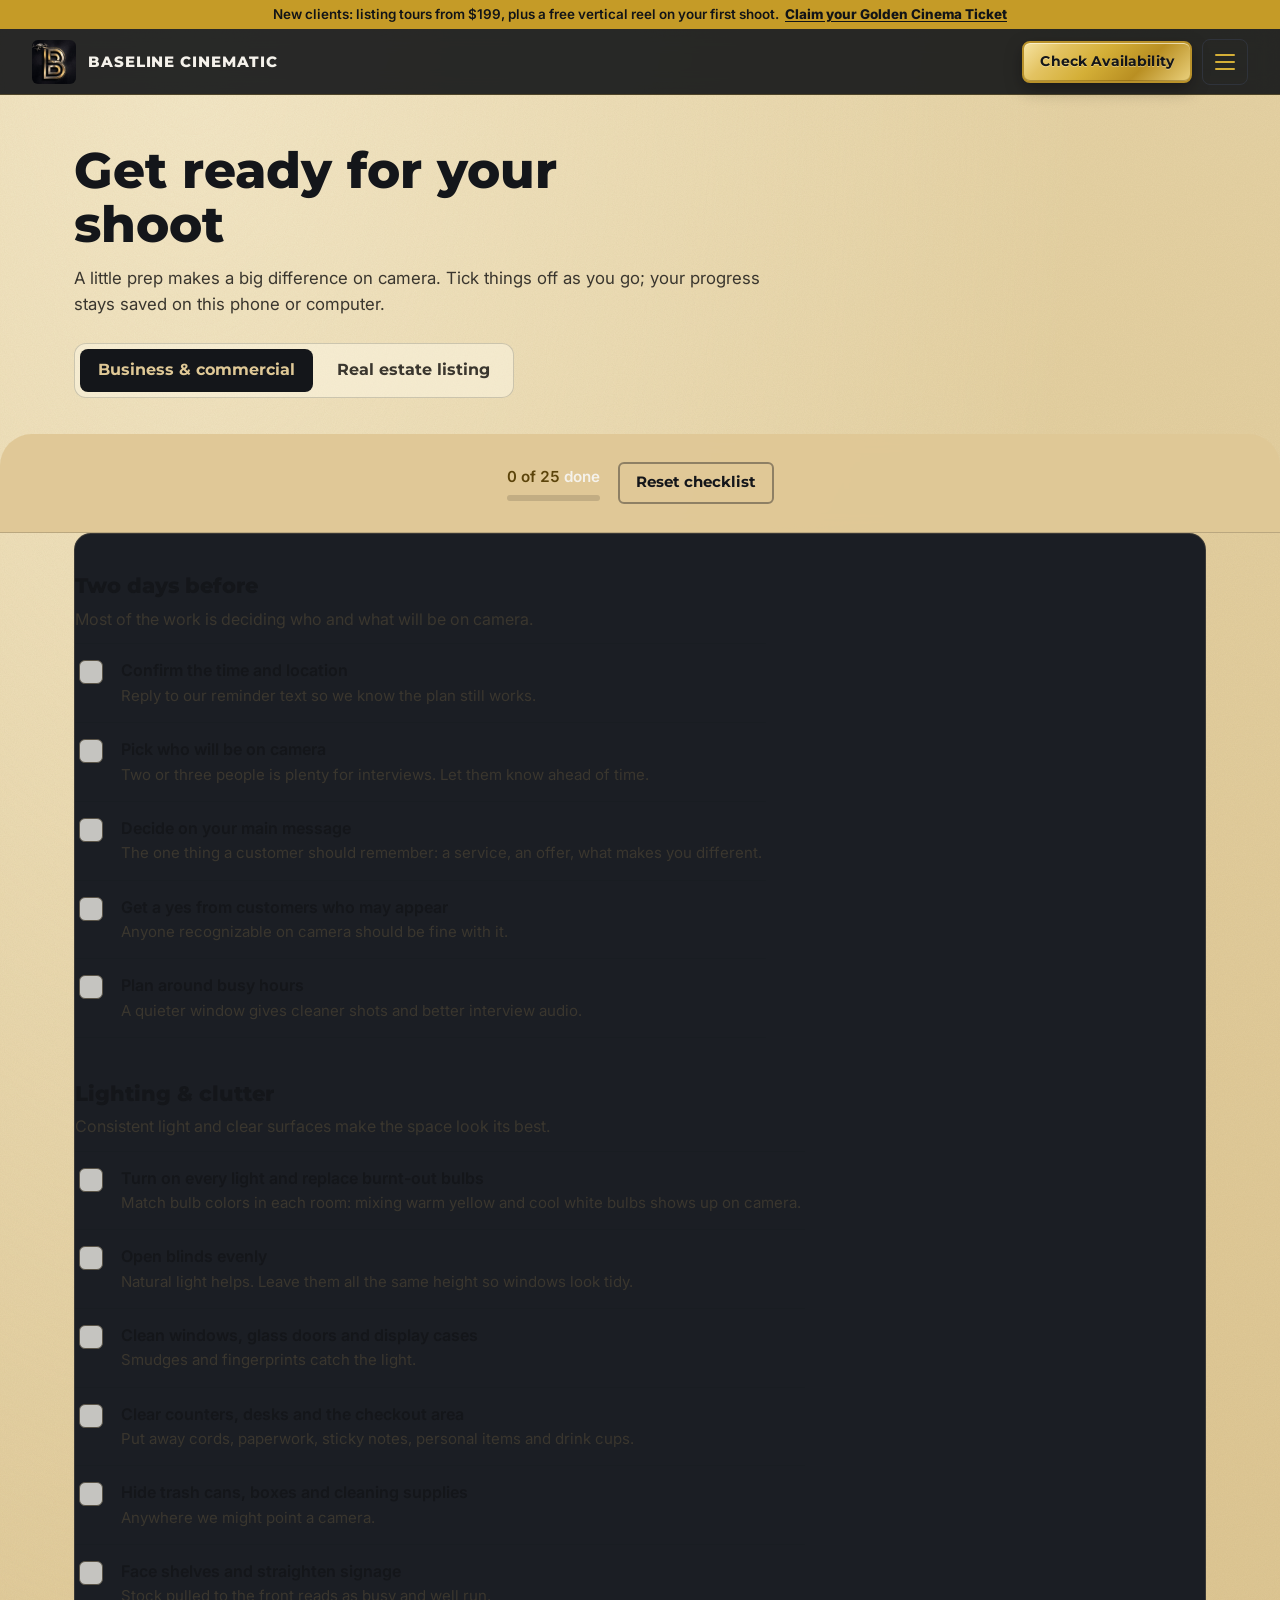
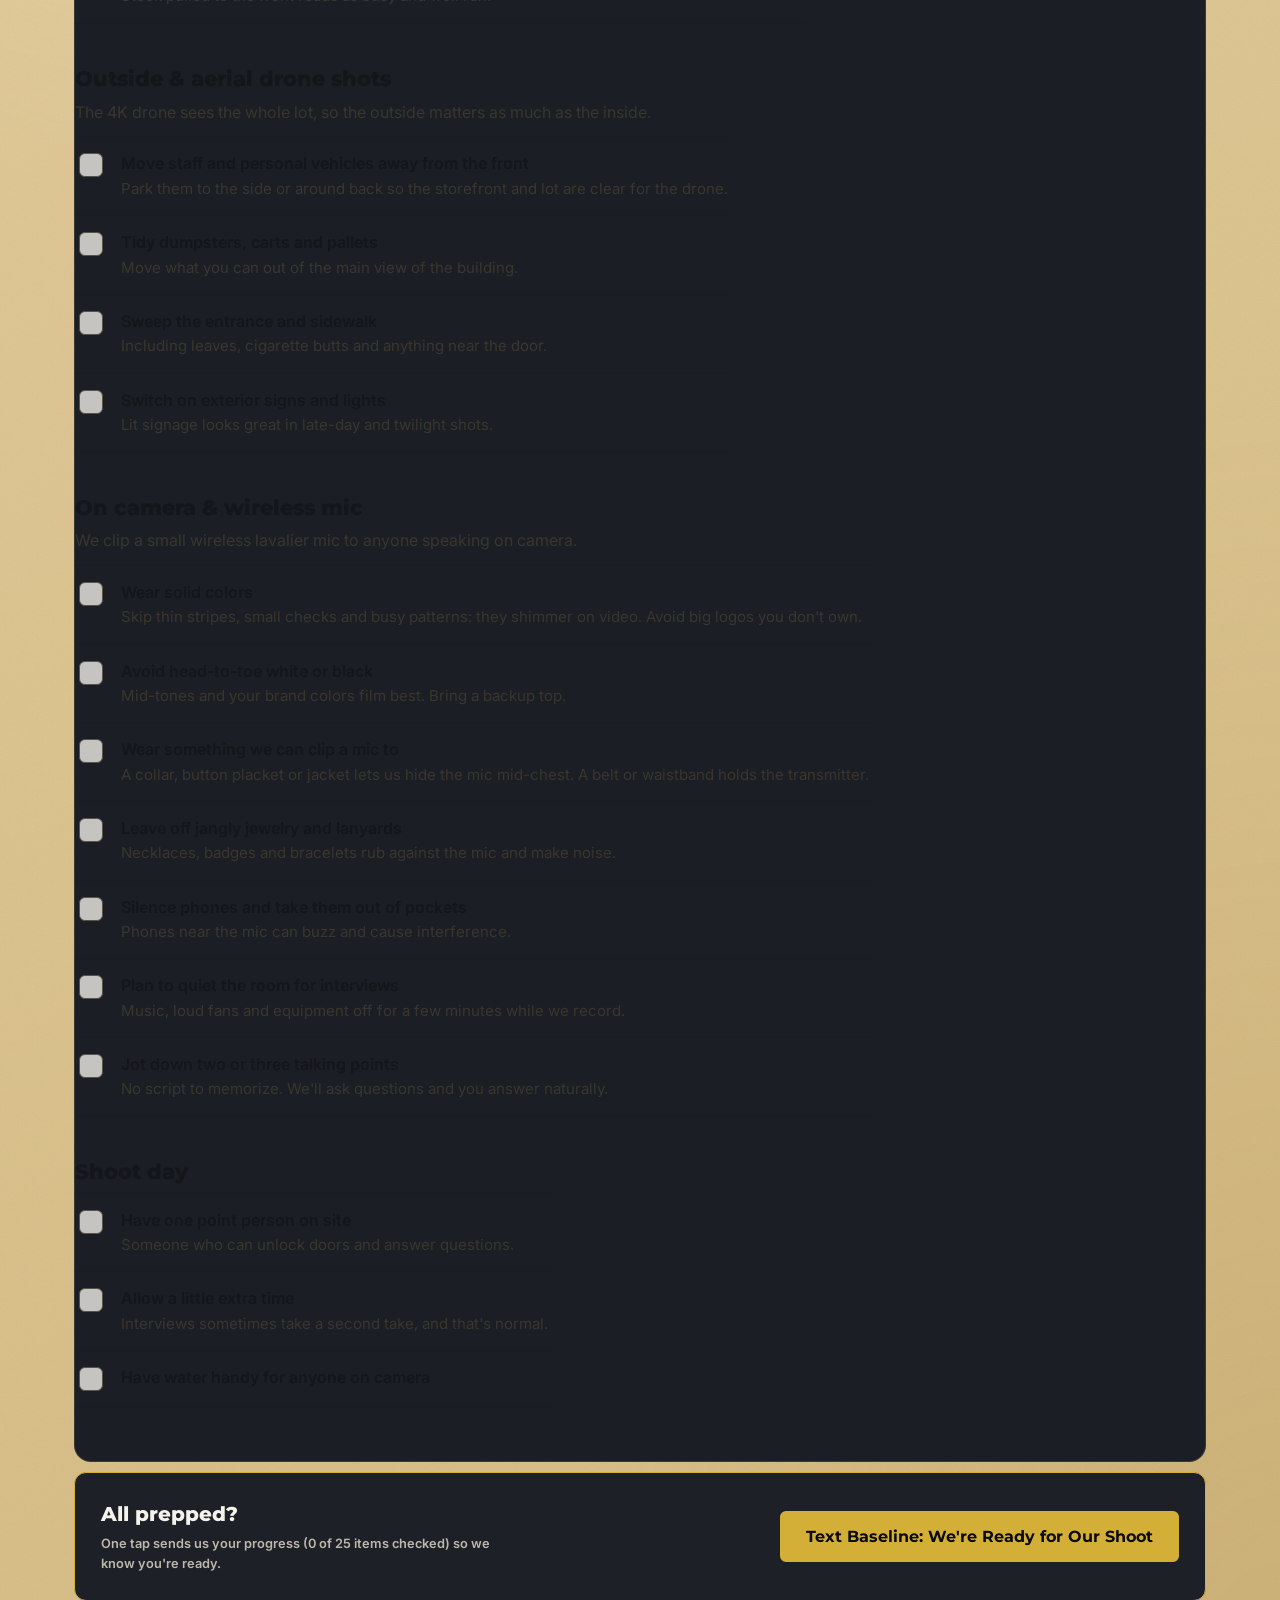
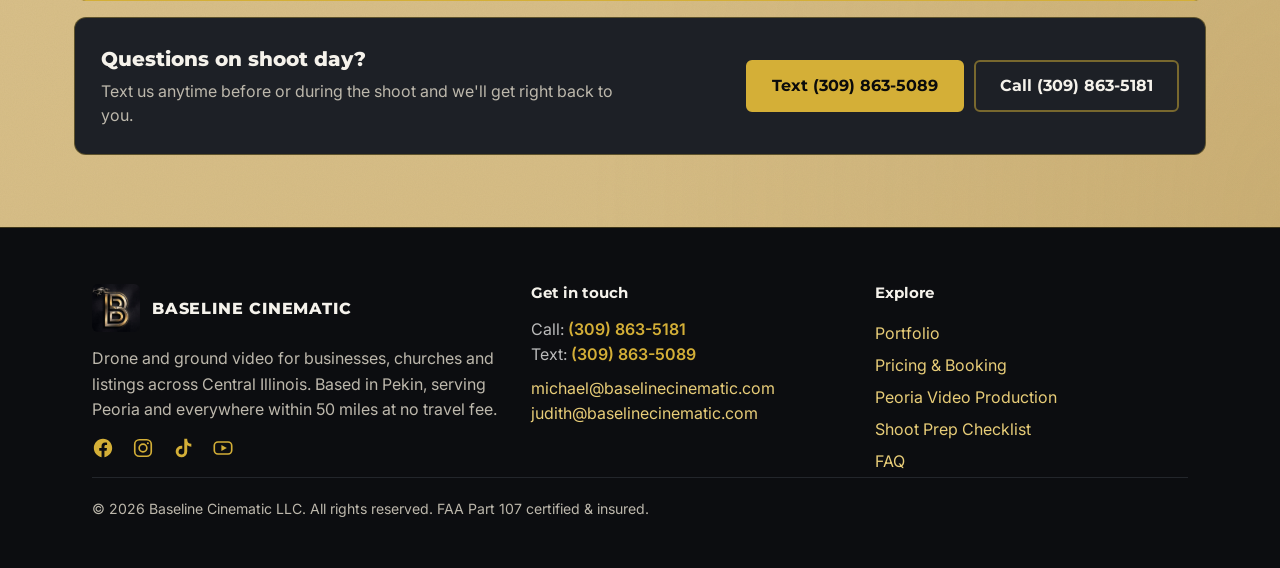
<file: prep.html>
<!DOCTYPE html>
<html lang="en">
<head>
    <script async src="https://www.googletagmanager.com/gtag/js?id=G-1135RW1V01"></script>
    <script>
      window.dataLayer = window.dataLayer || [];
      function gtag(){dataLayer.push(arguments);}
      gtag('js', new Date());
      gtag('config', 'G-1135RW1V01');
    </script>

    <meta charset="UTF-8">
    <meta name="viewport" content="width=device-width, initial-scale=1.0">
    <title>Shoot Prep Checklist | Baseline Cinematic</title>
    <meta name="description" content="Get ready for your Baseline Cinematic shoot: a checkable prep list for business shoots and real estate listings, covering lighting, clutter, drone shots and on-camera tips.">
    <meta name="robots" content="index, follow">
    <link rel="canonical" href="https://www.baselinecinematic.com/prep.html">
    <meta property="og:title" content="Shoot Prep Checklist | Baseline Cinematic">
    <meta property="og:description" content="Get ready for your Baseline Cinematic shoot: a checkable prep list for business shoots and real estate listings, covering lighting, clutter, drone shots and on-camera tips.">
    <meta property="og:image" content="https://www.baselinecinematic.com/share-preview.jpg">
    <meta property="og:url" content="https://www.baselinecinematic.com/prep.html">
    <meta property="og:type" content="website">
    <meta name="twitter:card" content="summary_large_image">

    <link rel="icon" href="favicon-gold.png" type="image/png">
    <link rel="apple-touch-icon" href="apple-touch-icon.png">

    <script src="site-data.js"></script>
    <script src="promo-check.js"></script>

    <link rel="preconnect" href="https://fonts.googleapis.com">
    <link rel="preconnect" href="https://fonts.gstatic.com" crossorigin>
    <link href="https://fonts.googleapis.com/css2?family=Inter:wght@400;500;600;700&family=Montserrat:wght@700;800&display=swap" rel="stylesheet">
    <link rel="stylesheet" href="site-shell.css">
    <link rel="stylesheet" href="site-ui.css">
    <link rel="stylesheet" href="site-v2.css">
    <style>
        /* Shoot prep checklist: Tone B satin gold page, with charcoal action cards */
        .pp-paper {
            --ink: #14161a; --mute: #3a362e; --dim: #5a5448; --line: rgba(20, 22, 26, 0.18); --panel: rgba(255, 250, 236, 0.45); --panel-hi: rgba(255, 250, 236, 0.7); --gold-hi: #5c440b;
            background: var(--bc-satin-bg); color: #14161a;
            border-top: 1px solid #d4af37;
            display: flow-root;   /* keeps the last card's margin inside the satin area */
        }
        .pp-head { padding-bottom: 8px; }
        .pp-head h1 { font-size: clamp(2rem, 4.6vw, 3.1rem); font-weight: 800; line-height: 1.08; margin: 0 0 14px; max-width: 18ch; }
        .pp-head .pg-lead { margin-bottom: 26px; }

        .pp-tabs { display: inline-flex; gap: 6px; padding: 5px; background: var(--panel); border: 1px solid var(--line); border-radius: 12px; max-width: 100%; }
        .pp-tab {
            font-family: 'Montserrat', sans-serif; font-weight: 700; font-size: 0.98rem; line-height: 1.2;
            background: transparent; color: var(--mute); border: 0; border-radius: 8px; padding: 12px 18px; cursor: pointer;
            transition: background 0.18s ease, color 0.18s ease;
        }
        .pp-tab:hover { color: var(--ink); }
        .pp-tab[aria-selected="true"] { background: var(--gold); color: #0b0b0b; }
        .pp-tab:focus-visible { outline: 2px solid var(--gold-hi); outline-offset: 2px; }

        .pp-bar { position: sticky; top: var(--nav-h); z-index: 50; background: rgba(223,200,150,0.97); backdrop-filter: blur(8px);
            border-bottom: 1px solid var(--line); margin-top: 28px; }
        .pp-bar .pg-wrap { display: flex; align-items: center; gap: 18px; padding-top: 14px; padding-bottom: 14px; }
        .pp-progress { flex: 1; min-width: 0; }
        .pp-progress-text { font-weight: 600; font-size: 0.95rem; margin: 0 0 7px; }
        .pp-progress-text span { color: var(--gold-hi); font-variant-numeric: tabular-nums; }
        .pp-meter { height: 6px; background: rgba(20,22,26,0.15); border-radius: 6px; overflow: hidden; }
        .pp-meter i { display: block; height: 100%; width: 0; background: var(--gold); border-radius: 6px; transition: width 0.25s ease; }
        .pp-reset { flex: none; padding: 10px 16px; font-size: 0.92rem; }
        .pp-reset.is-confirm { border-color: #8a2a20; color: #4f140c; background: rgba(140,30,20,0.1); }

        .pp-panel { padding: 36px 0 20px; }
        .pp-group { margin: 0 0 34px; }
        .pp-group h2 { font-size: 1.3rem; font-weight: 800; margin: 0 0 4px; }
        .pp-group > p { color: var(--mute); margin: 0 0 12px; max-width: 64ch; }
        .pp-list { list-style: none; margin: 0; padding: 0; border-top: 1px solid var(--line); }
        .pp-item { border-bottom: 1px solid var(--line); }
        .pp-item label { display: grid; grid-template-columns: 28px minmax(0, 1fr); gap: 14px; align-items: start; padding: 15px 4px; cursor: pointer; }
        .pp-item input { position: absolute; opacity: 0; pointer-events: none; }
        .pp-box { width: 24px; height: 24px; margin-top: 1px; border-radius: 6px; border: 1.5px solid #5a5448; background: rgba(255,252,244,0.75); display: grid; place-items: center; color: transparent; transition: background 0.15s ease, border-color 0.15s ease; }
        .pp-box svg { width: 15px; height: 15px; }
        .pp-item input:checked + .pp-box { background: var(--gold); border-color: var(--gold); color: #0b0b0b; }
        .pp-item input:focus-visible + .pp-box { outline: 2px solid var(--gold-hi); outline-offset: 3px; }
        .pp-text strong { display: block; font-weight: 600; line-height: 1.4; }
        .pp-text span { display: block; color: var(--mute); font-size: 0.94rem; margin-top: 2px; }
        .pp-item input:checked ~ .pp-text strong { color: var(--dim); text-decoration: line-through; text-decoration-color: rgba(212,175,55,0.6); }
        .pp-item input:checked ~ .pp-text span { color: #6f6858; }

        .pp-done { border: 1.5px solid var(--gold); border-radius: 10px; padding: 18px 20px; background: rgba(255, 250, 236, 0.5); margin: 0 0 30px; }
        .pp-done strong { font-family: 'Montserrat', sans-serif; color: var(--gold-hi); display: block; margin-bottom: 2px; }

        .pp-help { background: var(--panel); border: 1px solid var(--line); border-radius: 12px; padding: 26px; display: flex; gap: 20px 32px; align-items: center; justify-content: space-between; flex-wrap: wrap; margin: 10px 0 72px; }
        .pp-ready { margin-bottom: 16px; border-color: rgba(212,175,55,0.55); background: linear-gradient(180deg, rgba(212,175,55,0.09), rgba(212,175,55,0.02) 60%), var(--panel); }
        .pp-help h2 { font-size: 1.25rem; font-weight: 800; margin: 0 0 4px; }
        .pp-help p { margin: 0; color: var(--mute); max-width: 52ch; }
        .pp-help-actions { display: flex; gap: 10px; flex-wrap: wrap; }

        @media (max-width: 768px) {
            .pp-tabs { display: flex; width: 100%; }
            .pp-tab { flex: 1 1 0; padding: 12px 8px; font-size: 0.9rem; }
            .pp-help-actions, .pp-help-actions .bq-btn { width: 100%; }
        }
        @media print {
            .sticky-wrapper, footer, .pp-bar, .pp-tabs, .pp-help, .floating-cta { display: none !important; }
            body { background: #fff; color: #000; }
            .pg-top { padding-top: 0; }
            .pp-text span, .pp-group > p, .pg-lead { color: #444; }
            .pp-box { border-color: #000; }
        }

        /* On satin: obsidian for active and checked states */
        .pp-paper .pp-tab[aria-selected="true"] { background: #14161a; color: #dfc896; }
        .pp-paper .pp-item input:checked + .pp-box { background: #14161a; border-color: #14161a; color: #dfc896; }
        .pp-paper .pp-meter i { background: #14161a; }
        .pp-paper .pp-done { border-color: #14161a; }
        .pp-paper .pp-done strong, .pp-paper .pp-progress-text span { color: #5c440b; }
        .pp-paper .bq-btn.is-ghost { color: #14161a; border-color: rgba(20,22,26,0.4); }
        /* Action cards stay charcoal (Tone A) */
        .pp-paper .pp-help { --ink: #f5f2eb; --mute: #bdb8ac; --line: rgba(212,175,55,0.3); background: #1d2026; color: #f5f2eb; border-color: rgba(212,175,55,0.35); }
        .pp-paper .pp-help .bq-btn.is-ghost { color: #f5f2eb; border-color: rgba(212,175,55,0.5); }
        .pp-paper .pp-ready { border-color: #d4af37; }
    </style>
</head>
<body ontouchstart="">

    <!-- HEADER: slim promo bar, logo, Check Availability button, menu drawer (styles: site-v2.css, behavior: site-nav.js) -->
    <div class="sticky-wrapper bc-top" id="site-top">
        <div class="bc-promo">
            <span class="promo-only">New clients: listing tours from $199, plus a free vertical reel on your first shoot.<a href="quote.html?promo=BASELINE75">Claim your Golden Cinema Ticket</a></span>
            <span class="after-promo">New clients: a free vertical social reel with your first shoot.<a href="quote.html?voucher=1">Claim it</a></span>
        </div>
        <div class="bc-bar">
            <a class="bc-logo" href="index.html"><img src="share-preview.jpg" alt="" width="44" height="44"><span>BASELINE CINEMATIC</span></a>
            <div class="bc-bar-actions">
                <a class="bc-btn bc-btn-quote bc-btn-sm" href="quote.html">Check Availability</a>
                <button type="button" class="bc-burger" aria-expanded="false" aria-controls="bc-drawer" aria-label="Open menu"><span></span><span></span><span></span></button>
            </div>
        </div>
    </div>
    <div class="bc-drawer" id="bc-drawer" hidden>
        <div class="bc-drawer-backdrop" data-close></div>
        <div class="bc-drawer-panel" role="dialog" aria-modal="true" aria-label="Site menu">
            <div class="bc-drawer-head"><span>Menu</span><button type="button" class="bc-drawer-close" data-close aria-label="Close menu">×</button></div>
            <nav aria-label="Main">
                <a href="commercial.html">Commercial &amp; Brand</a>
                <a href="real-estate.html">Real Estate Media</a>
                <a href="quote.html">Pricing &amp; Booking <small>Instant quote</small></a>
                <a href="commercial.html#portfolio">Portfolio</a>
                <a href="faq.html">FAQ</a>
                <a href="about.html">About Us</a>
                <a href="peoria-video-production.html">Peoria Video Production</a>
            </nav>
            <a class="bc-btn bc-btn-quote" href="quote.html">Check Availability</a>
            <div class="bc-drawer-contact">
                Call: <a href="tel:+13098635181" data-field="business.phoneDisplay" data-href-field="business.phoneHref">(309) 863-5181</a><br>
                Text: <a href="sms:+13098635089?&amp;body=Hi%20Baseline%20Cinematic%2C%20I%27d%20like%20to%20inquire%20about%20a%20video%20shoot." data-field="business.textDisplay" data-href-field="business.textHref">(309) 863-5089</a><br>
                <a href="mailto:michael@baselinecinematic.com" data-field="business.email" data-href-field="business.emailHref">michael@baselinecinematic.com</a>
            </div>
        </div>
    </div>

    <main class="pp-paper">
        <div class="pg-wrap pg-top pp-head">
            <h1>Get ready for your shoot</h1>
            <p class="pg-lead">A little prep makes a big difference on camera. Tick things off as you go; your progress stays saved on this phone or computer.</p>
            <div class="pp-tabs" role="tablist" aria-label="Type of shoot">
                <button class="pp-tab" role="tab" id="tab-business" aria-controls="panel" aria-selected="true" data-type="business">Business &amp; commercial</button>
                <button class="pp-tab" role="tab" id="tab-realestate" aria-controls="panel" aria-selected="false" data-type="realestate" tabindex="-1">Real estate listing</button>
            </div>
        </div>

        <div class="pp-bar">
            <div class="pg-wrap">
                <div class="pp-progress">
                    <p class="pp-progress-text" id="pp-progress-text" aria-live="polite"><span id="pp-count">0 of 0</span> done</p>
                    <div class="pp-meter" aria-hidden="true"><i id="pp-meter"></i></div>
                </div>
                <button type="button" class="bq-btn is-ghost pp-reset" id="pp-reset">Reset checklist</button>
            </div>
        </div>

        <div class="pg-wrap">
            <div class="pp-panel" id="panel" role="tabpanel" aria-labelledby="tab-business" tabindex="0">
                <noscript><p class="pg-lead">This checklist needs JavaScript to switch lists and save your ticks. Call (309) 863-5181 or text (309) 863-5089 and we'll walk you through it.</p></noscript>
            </div>

            <aside class="pp-help pp-ready" aria-labelledby="pp-ready-h">
                <div>
                    <h2 id="pp-ready-h">All prepped?</h2>
                    <p id="pp-ready-note">One tap sends us your checklist progress so we know you're ready.</p>
                </div>
                <div class="pp-help-actions">
                    <a class="bq-btn" id="pp-ready" href="sms:+13098635089?&amp;body=Hi%20Baseline%20Cinematic!">Text Baseline: We're Ready for Our Shoot</a>
                </div>
            </aside>

            <aside class="pp-help" aria-labelledby="pp-help-h">
                <div>
                    <h2 id="pp-help-h">Questions on shoot day?</h2>
                    <p>Text us anytime before or during the shoot and we'll get right back to you.</p>
                </div>
                <div class="pp-help-actions">
                    <a class="bq-btn" id="pp-text" href="sms:+13098635089?&amp;body=Hi%20Baseline%20Cinematic%2C%20I%20have%20a%20question%20about%20my%20shoot.">Text (309) 863-5089</a>
                    <a class="bq-btn is-ghost" href="tel:+13098635181" data-href-field="business.phoneHref">Call (309) 863-5181</a>
                </div>
            </aside>
        </div>
    </main>

    <footer class="bc-footer">
        <div class="bc-wrap">
            <div class="bc-footer-grid">
                <div>
                    <div class="bc-footer-brand"><img src="share-preview.jpg" alt="" width="48" height="48"><strong>BASELINE CINEMATIC</strong></div>
                    <p>Drone and ground video for businesses, churches and listings across Central Illinois. Based in Pekin, serving Peoria and everywhere within 50 miles at no travel fee.</p>
                    <div class="bc-social">
                        <a href="https://www.facebook.com/profile.php?id=61591572504349" data-href-field="social.facebookHref" target="_blank" rel="noopener" aria-label="Baseline Cinematic on Facebook"><svg viewBox="0 0 24 24" fill="currentColor" aria-hidden="true"><path d="M22 12.06C22 6.53 17.52 2 12 2S2 6.53 2 12.06c0 5 3.66 9.13 8.44 9.94v-7.03H7.9v-2.91h2.54V9.85c0-2.51 1.49-3.89 3.77-3.89 1.09 0 2.24.2 2.24.2v2.46h-1.26c-1.24 0-1.63.77-1.63 1.56v1.88h2.78l-.44 2.91h-2.34V22c4.78-.81 8.44-4.94 8.44-9.94z"/></svg></a>
                        <a href="https://www.instagram.com/baselinecinematic" data-href-field="social.instagramHref" target="_blank" rel="noopener" aria-label="Baseline Cinematic on Instagram"><svg viewBox="0 0 24 24" fill="none" stroke="currentColor" stroke-width="1.8" aria-hidden="true"><rect x="3" y="3" width="18" height="18" rx="5"/><circle cx="12" cy="12" r="4.2"/><circle cx="17.3" cy="6.7" r="1.1" fill="currentColor" stroke="none"/></svg></a>
                        <a href="https://www.tiktok.com/@baseline.cinemati" data-href-field="social.tiktokHref" target="_blank" rel="noopener" aria-label="Baseline Cinematic on TikTok"><svg viewBox="0 0 24 24" fill="currentColor" aria-hidden="true"><path d="M16.6 2h-3.2v13.9a3.1 3.1 0 1 1-2.2-2.97v-3.28a6.3 6.3 0 1 0 5.4 6.25V9.1a7.9 7.9 0 0 0 4.5 1.4V7.3a4.7 4.7 0 0 1-4.5-4.7V2z"/></svg></a>
                        <a href="https://www.youtube.com/@BaselineCinematic" data-href-field="social.youtubeHref" target="_blank" rel="noopener" aria-label="Baseline Cinematic on YouTube"><svg viewBox="0 0 24 24" aria-hidden="true"><rect x="2.5" y="5.5" width="19" height="13" rx="4" fill="none" stroke="currentColor" stroke-width="1.8"/><path d="M10.2 8.7l6 3.3-6 3.3z" fill="currentColor"/></svg></a>
                    </div>
                </div>
                <div>
                    <h2>Get in touch</h2>
                    <p class="footer-phones bc-footer-phones">Call: <a href="tel:+13098635181" data-field="business.phoneDisplay" data-href-field="business.phoneHref">(309) 863-5181</a><br>Text: <a href="sms:+13098635089?&amp;body=Hi%20Baseline%20Cinematic%2C%20I%27d%20like%20to%20inquire%20about%20a%20video%20shoot." data-field="business.textDisplay" data-href-field="business.textHref">(309) 863-5089</a></p>
                    <p><a href="mailto:michael@baselinecinematic.com" data-field="business.email" data-href-field="business.emailHref">michael@baselinecinematic.com</a><br><a href="mailto:judith@baselinecinematic.com" data-field="business.emailJudith" data-href-field="business.emailJudithHref">judith@baselinecinematic.com</a></p>
                </div>
                <div>
                    <h2>Explore</h2>
                    <ul>
                        <li><a href="commercial.html#portfolio">Portfolio</a></li>
                        <li><a href="quote.html">Pricing &amp; Booking</a></li>
                        <li><a href="peoria-video-production.html">Peoria Video Production</a></li>
                        <li><a href="prep.html">Shoot Prep Checklist</a></li>
                        <li><a href="faq.html">FAQ</a></li>
                    </ul>
                </div>
            </div>
            <p class="bc-footer-legal">&copy; 2026 Baseline Cinematic LLC. All rights reserved. FAA Part 107 certified &amp; insured.</p>
        </div>
    </footer>

    <script>
    (function () {
        'use strict';

        // Checklists. Add, remove or reword items here; saved ticks follow each item's id,
        // so give a new item a new id rather than reusing an old one.
        var LISTS = {
            business: {
                label: 'Business & commercial',
                groups: [
                    { title: 'Two days before', note: 'Most of the work is deciding who and what will be on camera.', items: [
                        ['b-confirm', 'Confirm the time and location', 'Reply to our reminder text so we know the plan still works.'],
                        ['b-people', 'Pick who will be on camera', 'Two or three people is plenty for interviews. Let them know ahead of time.'],
                        ['b-message', 'Decide on your main message', 'The one thing a customer should remember: a service, an offer, what makes you different.'],
                        ['b-permission', 'Get a yes from customers who may appear', 'Anyone recognizable on camera should be fine with it.'],
                        ['b-hours', 'Plan around busy hours', 'A quieter window gives cleaner shots and better interview audio.']
                    ]},
                    { title: 'Lighting & clutter', note: 'Consistent light and clear surfaces make the space look its best.', items: [
                        ['b-lights', 'Turn on every light and replace burnt-out bulbs', 'Match bulb colors in each room: mixing warm yellow and cool white bulbs shows up on camera.'],
                        ['b-blinds', 'Open blinds evenly', 'Natural light helps. Leave them all the same height so windows look tidy.'],
                        ['b-glass', 'Clean windows, glass doors and display cases', 'Smudges and fingerprints catch the light.'],
                        ['b-counters', 'Clear counters, desks and the checkout area', 'Put away cords, paperwork, sticky notes, personal items and drink cups.'],
                        ['b-hide', 'Hide trash cans, boxes and cleaning supplies', 'Anywhere we might point a camera.'],
                        ['b-stock', 'Face shelves and straighten signage', 'Stock pulled to the front reads as busy and well run.']
                    ]},
                    { title: 'Outside & aerial drone shots', note: 'The 4K drone sees the whole lot, so the outside matters as much as the inside.', items: [
                        ['b-vehicles', 'Move staff and personal vehicles away from the front', 'Park them to the side or around back so the storefront and lot are clear for the drone.'],
                        ['b-dumpsters', 'Tidy dumpsters, carts and pallets', 'Move what you can out of the main view of the building.'],
                        ['b-entrance', 'Sweep the entrance and sidewalk', 'Including leaves, cigarette butts and anything near the door.'],
                        ['b-signs', 'Switch on exterior signs and lights', 'Lit signage looks great in late-day and twilight shots.']
                    ]},
                    { title: 'On camera & wireless mic', note: 'We clip a small wireless lavalier mic to anyone speaking on camera.', items: [
                        ['b-solids', 'Wear solid colors', 'Skip thin stripes, small checks and busy patterns: they shimmer on video. Avoid big logos you don\'t own.'],
                        ['b-tones', 'Avoid head-to-toe white or black', 'Mid-tones and your brand colors film best. Bring a backup top.'],
                        ['b-clip', 'Wear something we can clip a mic to', 'A collar, button placket or jacket lets us hide the mic mid-chest. A belt or waistband holds the transmitter.'],
                        ['b-jewelry', 'Leave off jangly jewelry and lanyards', 'Necklaces, badges and bracelets rub against the mic and make noise.'],
                        ['b-phones', 'Silence phones and take them out of pockets', 'Phones near the mic can buzz and cause interference.'],
                        ['b-noise', 'Plan to quiet the room for interviews', 'Music, loud fans and equipment off for a few minutes while we record.'],
                        ['b-points', 'Jot down two or three talking points', 'No script to memorize. We\'ll ask questions and you answer naturally.']
                    ]},
                    { title: 'Shoot day', items: [
                        ['b-contact', 'Have one point person on site', 'Someone who can unlock doors and answer questions.'],
                        ['b-time', 'Allow a little extra time', 'Interviews sometimes take a second take, and that\'s normal.'],
                        ['b-water', 'Have water handy for anyone on camera', '']
                    ]}
                ]
            },
            realestate: {
                label: 'Real estate listing',
                groups: [
                    { title: 'Two days before', items: [
                        ['r-access', 'Confirm access', 'Lockbox code, gate codes, and whether anyone will be home.'],
                        ['r-features', 'Tell us what to highlight', 'Text us the features buyers should see: a new kitchen, the view, the lot, the lake.'],
                        ['r-mow', 'Schedule lawn care', 'Mow and edge a day or two before so the yard looks fresh from the air.']
                    ]},
                    { title: 'Inside the home', note: 'We film every room, so aim for clean, bright and personal-free.', items: [
                        ['r-lights', 'Turn on every light, including lamps and under-cabinet lights', 'Replace burnt-out bulbs and match bulb colors room to room.'],
                        ['r-blinds', 'Open all blinds and curtains evenly', ''],
                        ['r-fans', 'Turn off ceiling fans and TVs', 'Spinning fans blur and flicker on video.'],
                        ['r-counters', 'Clear kitchen and bath counters', 'Leave one to three nice items at most. Put away soap, toiletries and dish racks.'],
                        ['r-personal', 'Put away personal photos, mail and fridge magnets', ''],
                        ['r-pets', 'Hide pet bowls, beds and litter boxes', ''],
                        ['r-beds', 'Make beds and close toilet lids', ''],
                        ['r-entry', 'Clear shoes and coats from the entry', '']
                    ]},
                    { title: 'Outside & aerial drone shots', note: 'The 4K drone shows the roof, the lot and the neighborhood.', items: [
                        ['r-vehicles', 'Move every vehicle out of the driveway', 'And off the street in front of the house if you can. Cars cover the drive and date the footage.'],
                        ['r-bins', 'Put away trash and recycling bins', 'Hoses, toys, tools and yard equipment too.'],
                        ['r-sweep', 'Sweep the driveway, walks and patio', ''],
                        ['r-garage', 'Close the garage door', ''],
                        ['r-patio', 'Uncover the grill and pool, set out patio furniture', ''],
                        ['r-exterior', 'Turn on exterior lights', 'For twilight shots.']
                    ]},
                    { title: 'If you\'re appearing on camera', note: 'For an agent intro or seller walkthrough, we clip a small wireless lavalier mic to you.', items: [
                        ['r-solids', 'Wear solid colors, not thin stripes or small checks', 'Busy patterns shimmer on video.'],
                        ['r-clip', 'Wear a collar, button placket or jacket', 'So we can hide the mic mid-chest. A belt or waistband holds the transmitter.'],
                        ['r-quiet', 'Skip jangly jewelry and silence your phone', 'Both make noise on the mic.']
                    ]},
                    { title: 'Shoot day', items: [
                        ['r-out', 'Plan for occupants and pets to be out', 'We film every room, so about an hour away from the house works best.'],
                        ['r-rooms', 'Leave every room open, including the basement and garage', ''],
                        ['r-weather', 'Watch for our text about the weather', 'If it\'s too windy or wet to fly, we reschedule at no cost.']
                    ]}
                ]
            }
        };

        var STORE = 'bc-prep-v1-';
        var CHECK = '<svg viewBox="0 0 24 24" fill="none" stroke="currentColor" stroke-width="3.2" stroke-linecap="round" stroke-linejoin="round" aria-hidden="true"><path d="M5 12.5l4.5 4.5L19 7.5"/></svg>';
        var panel = document.getElementById('panel');
        var tabs = Array.prototype.slice.call(document.querySelectorAll('.pp-tab'));
        var resetBtn = document.getElementById('pp-reset');
        var current = 'business';

        function esc(s) { return String(s).replace(/[&<>"']/g, function (c) { return ({ '&': '&amp;', '<': '&lt;', '>': '&gt;', '"': '&quot;', "'": '&#39;' })[c]; }); }
        function load(type) {
            try { return JSON.parse(localStorage.getItem(STORE + type) || '{}') || {}; } catch (e) { return {}; }
        }
        function save(type, data) {
            try { localStorage.setItem(STORE + type, JSON.stringify(data)); } catch (e) { /* private mode: ticks just won't persist */ }
        }

        function render() {
            var list = LISTS[current], done = load(current);
            var html = '<div class="pp-done" id="pp-done" hidden><strong>You\'re all set.</strong>Everything on this list is done. See you on shoot day.</div>';
            list.groups.forEach(function (g, gi) {
                html += '<section class="pp-group" aria-labelledby="g-' + current + gi + '"><h2 id="g-' + current + gi + '">' + esc(g.title) + '</h2>' +
                    (g.note ? '<p>' + esc(g.note) + '</p>' : '') + '<ul class="pp-list">';
                g.items.forEach(function (it) {
                    html += '<li class="pp-item"><label><input type="checkbox" data-id="' + it[0] + '"' + (done[it[0]] ? ' checked' : '') + '>' +
                        '<span class="pp-box">' + CHECK + '</span><span class="pp-text"><strong>' + esc(it[1]) + '</strong>' +
                        (it[2] ? '<span>' + esc(it[2]) + '</span>' : '') + '</span></label></li>';
                });
                html += '</ul></section>';
            });
            panel.innerHTML = html;
            panel.setAttribute('aria-labelledby', 'tab-' + current);
            progress();
        }

        function progress() {
            var boxes = panel.querySelectorAll('input[type="checkbox"]');
            var n = 0; boxes.forEach(function (b) { if (b.checked) n++; });
            document.getElementById('pp-count').textContent = n + ' of ' + boxes.length;
            document.getElementById('pp-meter').style.width = (boxes.length ? Math.round(n / boxes.length * 100) : 0) + '%';
            document.getElementById('pp-done').hidden = !(boxes.length && n === boxes.length);
            readyLink(n, boxes.length);
        }

        // "Text us you're ready" button: the message follows the open tab and the tick count
        var READY_MSG = {
            business: function (n, t) { return 'Hi Baseline Cinematic! We\'ve completed our Commercial Shoot Prep Checklist (' + n + '/' + t + ' items checked) and are ready for filming.'; },
            realestate: function (n, t) { return 'Hi Baseline Cinematic! We\'ve completed our Real Estate Listing Prep Checklist (' + n + '/' + t + ' items checked) and the property is ready for camera & drone.'; }
        };
        function readyLink(n, total) {
            var btn = document.getElementById('pp-ready');
            btn.href = 'sms:+13098635089?&body=' + encodeURIComponent(READY_MSG[current](n, total));
            document.getElementById('pp-ready-note').textContent = 'One tap sends us your progress (' + n + ' of ' + total + ' items checked) so we know you\'re ready.';
        }
        document.getElementById('pp-ready').addEventListener('click', function () {
            if (typeof window.gtag === 'function') window.gtag('event', 'prep_ready_text', { checklist: current });
        });

        panel.addEventListener('change', function (e) {
            var id = e.target && e.target.getAttribute('data-id');
            if (!id) return;
            var data = load(current);
            if (e.target.checked) data[id] = 1; else delete data[id];
            save(current, data);
            progress();
        });

        function select(type, focus) {
            if (!LISTS[type]) return;
            current = type;
            tabs.forEach(function (t) {
                var on = t.getAttribute('data-type') === type;
                t.setAttribute('aria-selected', on ? 'true' : 'false');
                t.tabIndex = on ? 0 : -1;
                if (on && focus) t.focus();
            });
            disarmReset();
            render();
            try { history.replaceState(null, '', '?type=' + type); } catch (e) {}
        }
        tabs.forEach(function (t) {
            t.addEventListener('click', function () { select(t.getAttribute('data-type')); });
            t.addEventListener('keydown', function (e) {
                if (e.key !== 'ArrowLeft' && e.key !== 'ArrowRight') return;
                var i = tabs.indexOf(t) + (e.key === 'ArrowRight' ? 1 : -1);
                select(tabs[(i + tabs.length) % tabs.length].getAttribute('data-type'), true);
            });
        });

        // Reset asks for a second tap instead of a pop-up, so it's hard to do by accident
        var armTimer = null;
        function disarmReset() {
            clearTimeout(armTimer);
            resetBtn.classList.remove('is-confirm');
            resetBtn.textContent = 'Reset checklist';
        }
        resetBtn.addEventListener('click', function () {
            if (!resetBtn.classList.contains('is-confirm')) {
                resetBtn.classList.add('is-confirm');
                resetBtn.textContent = 'Tap again to clear all';
                armTimer = setTimeout(disarmReset, 4000);
                return;
            }
            save(current, {});
            disarmReset();
            render();
        });

        // ?type=realestate (or business) opens that list, so the link we text can point straight to it
        var params = new URLSearchParams(window.location.search);
        var want = (params.get('type') || '').toLowerCase().replace(/[^a-z]/g, '');
        if (want === 'realestate' || want === 'listing' || want === 'home') select('realestate');
        else select('business');
    })();
    </script>
    <script src="site-nav.js"></script>
    <script src="site-render.js"></script>
    <script src="lead-tracking.js"></script>
</body>
</html>
</file>
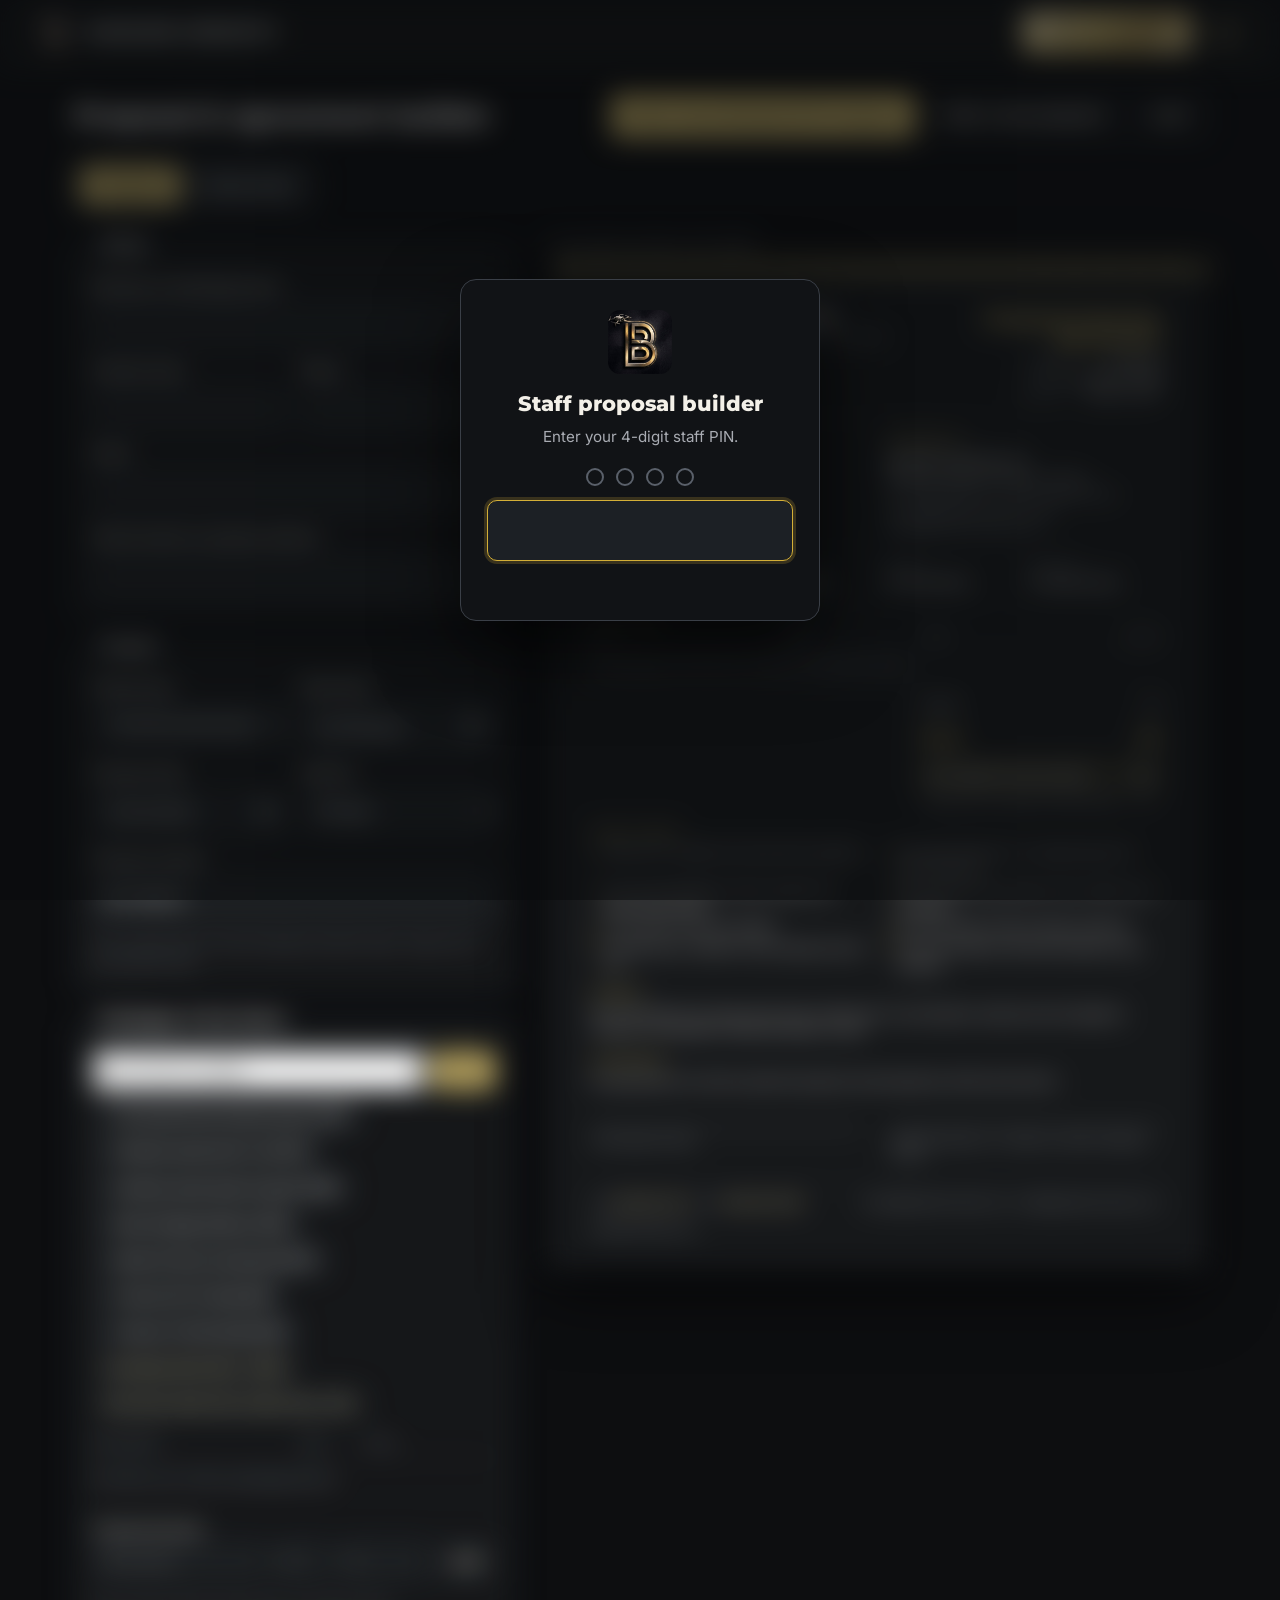
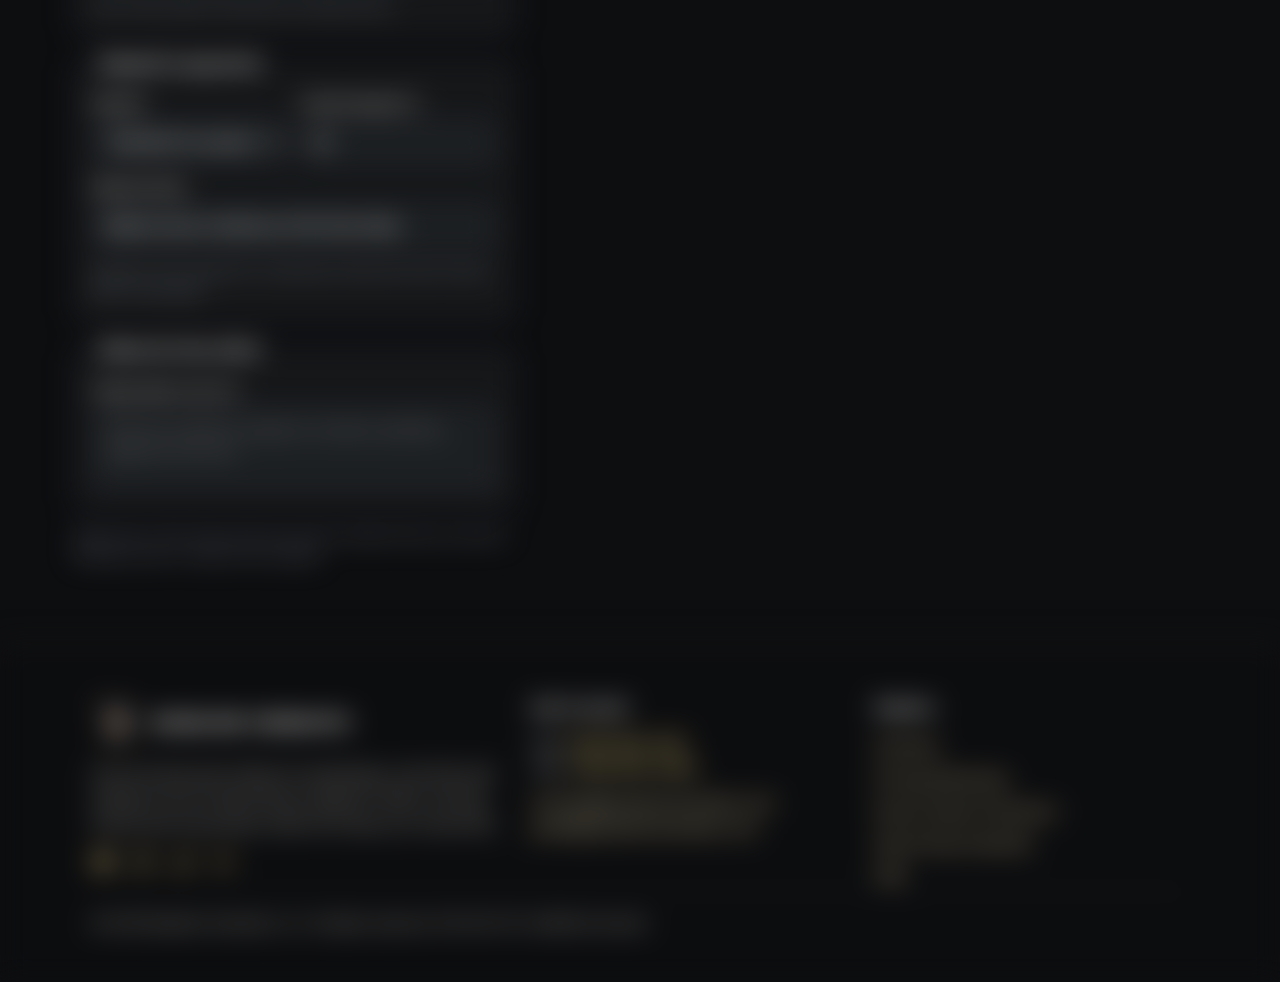
<file: proposal-builder.html>
<!DOCTYPE html>
<html lang="en" class="is-locked">
<head>
    <meta charset="UTF-8">
    <meta name="viewport" content="width=device-width, initial-scale=1.0">
    <title>Proposal Builder | Baseline Cinematic</title>
    <meta name="description" content="Internal tool.">
    <meta name="robots" content="noindex, nofollow">
    <meta name="referrer" content="no-referrer">

    <link rel="icon" href="favicon-gold.png" type="image/png">
    <link rel="apple-touch-icon" href="apple-touch-icon.png">

    <script src="site-data.js"></script>
    <script src="promo-check.js"></script>

    <link rel="preconnect" href="https://fonts.googleapis.com">
    <link rel="preconnect" href="https://fonts.gstatic.com" crossorigin>
    <link href="https://fonts.googleapis.com/css2?family=Inter:wght@400;500;600;700&family=Montserrat:wght@700;800&display=swap" rel="stylesheet">
    <link rel="stylesheet" href="site-shell.css">
    <link rel="stylesheet" href="site-ui.css">
    <link rel="stylesheet" href="site-v2.css">
    <style>
        /* Proposal builder (internal). Screen layout first, then the printed proposal, then print rules. */

        /* ---------- PIN lock ---------- */
        .pb-lock {
            position: fixed; inset: 0; z-index: 2000; display: grid; place-items: center; padding: 20px;
            background: rgba(10,11,13,0.55);
        }
        html:not(.is-locked) .pb-lock { display: none; }
        html.is-locked .pb-app, html.is-locked .sticky-wrapper, html.is-locked body > footer { filter: blur(14px) saturate(0.6); pointer-events: none; user-select: none; }
        .pb-lock-card {
            width: min(360px, 100%); text-align: center; background: #111316; border: 1px solid #3a3f47; border-radius: 16px;
            padding: 30px 26px 26px; box-shadow: 0 30px 80px rgba(0,0,0,0.7);
        }
        .pb-lock-card img { width: 64px; height: 64px; object-fit: cover; border-radius: 12px; margin: 0 auto 14px; }
        .pb-lock-card h1 { font-size: 1.3rem; font-weight: 800; margin: 0 0 4px; }
        .pb-lock-card p { color: var(--mute); margin: 0 0 20px; font-size: 0.95rem; }
        .pb-pin-row { display: flex; justify-content: center; gap: 12px; margin: 0 0 14px; }
        .pb-pin-row span { width: 18px; height: 18px; border-radius: 50%; border: 2px solid #5a606a; transition: background 0.12s ease, border-color 0.12s ease; }
        .pb-pin-row span.is-on { background: var(--gold); border-color: var(--gold); }
        .pb-pin-input {
            width: 100%; text-align: center; font: 600 1.6rem/1 'Inter', sans-serif; letter-spacing: 0.6em; padding: 14px 0 14px 0.6em;
            background: var(--panel); color: #fff; border: 1.5px solid var(--line); border-radius: 10px; color-scheme: dark;
        }
        .pb-pin-input:focus { outline: none; border-color: var(--gold); box-shadow: 0 0 0 3px rgba(212,175,55,0.2); }
        .pb-pin-msg { min-height: 1.4em; margin: 12px 0 0 !important; color: #ffb4aa !important; font-size: 0.92rem !important; }
        .pb-shake { animation: pb-shake 0.36s ease; }
        @keyframes pb-shake { 20%, 60% { transform: translateX(-8px); } 40%, 80% { transform: translateX(8px); } }

        /* ---------- App shell ---------- */
        .pb-app { padding: calc(var(--nav-h) + 28px) 0 64px; }
        .pb-bar { display: flex; flex-wrap: wrap; align-items: center; gap: 12px 16px; justify-content: space-between; margin-bottom: 22px; }
        .pb-bar h1 { font-size: 1.6rem; font-weight: 800; margin: 0; }
        .pb-bar-actions { display: flex; flex-wrap: wrap; gap: 10px; }
        .pb-bar-actions .bq-btn { padding: 11px 16px; font-size: 0.93rem; }
        .pb-tabs { display: inline-flex; gap: 6px; padding: 5px; background: var(--panel); border: 1px solid var(--line); border-radius: 12px; margin-bottom: 22px; }
        .pb-tab { font-family: 'Montserrat', sans-serif; font-weight: 700; font-size: 0.95rem; background: transparent; color: var(--mute); border: 0; border-radius: 8px; padding: 10px 16px; cursor: pointer; }
        .pb-tab[aria-selected="true"] { background: var(--gold); color: #0b0b0b; }
        .pb-tab:focus-visible { outline: 2px solid var(--gold-hi); outline-offset: 2px; }

        .pb-grid { display: grid; grid-template-columns: minmax(340px, 440px) minmax(0, 1fr); gap: 32px; align-items: start; }
        .pb-grid > *, .pb-form { min-width: 0; }
        .pb-form fieldset { border: 1px solid var(--line); border-radius: 12px; padding: 18px 18px 6px; margin: 0 0 16px; min-width: 0; background: rgba(28,32,37,0.5); }
        .pb-form legend { font-family: 'Montserrat', sans-serif; font-weight: 700; padding: 0 6px; }
        .pb-row { display: grid; grid-template-columns: 1fr 1fr; gap: 12px; }
        .pb-field { display: flex; flex-direction: column; gap: 5px; margin: 0 0 12px; min-width: 0; }
        .pb-field label, .pb-label { font-size: 0.86rem; font-weight: 600; color: #dedbd2; }
        .pb-field input, .pb-field select, .pb-field textarea, .pb-items input {
            width: 100%; padding: 10px 11px; background: var(--panel); border: 1.5px solid var(--line); border-radius: 8px;
            color: #fff; font: inherit; font-size: 0.95rem; color-scheme: dark;
        }
        .pb-field textarea { min-height: 84px; resize: vertical; }
        .pb-field input:focus, .pb-field select:focus, .pb-field textarea:focus, .pb-items input:focus { outline: none; border-color: var(--gold); box-shadow: 0 0 0 3px rgba(212,175,55,0.18); }
        .pb-hint { color: var(--dim); font-size: 0.82rem; margin: 0 0 12px; }

        .pb-add { display: flex; gap: 8px; margin: 0 0 10px; }
        .pb-add select { flex: 1; min-width: 0; }
        .pb-chips { display: flex; flex-wrap: wrap; gap: 6px; margin: 0 0 14px; }
        .pb-chip { background: var(--panel); color: var(--ink); border: 1.5px solid var(--line); border-radius: 20px; padding: 6px 11px; font: 500 0.84rem/1.2 'Inter', sans-serif; cursor: pointer; }
        .pb-chip:hover { border-color: var(--gold); }
        .pb-chip.is-discount { color: var(--gold-hi); border-style: dashed; }
        .pb-items { list-style: none; margin: 0 0 12px; padding: 0; }
        .pb-item { display: grid; grid-template-columns: minmax(0, 1fr) 56px 92px 32px; gap: 6px; align-items: center; padding: 6px 0; border-top: 1px solid var(--line); }
        .pb-item input { padding: 8px 8px; font-size: 0.9rem; }
        .pb-item .pb-x { background: none; border: 0; color: var(--dim); font-size: 1.3rem; line-height: 1; cursor: pointer; padding: 4px; border-radius: 6px; }
        .pb-item .pb-x:hover { color: #ffb4aa; background: rgba(200,86,75,0.12); }
        .pb-items-head { display: grid; grid-template-columns: minmax(0, 1fr) 56px 92px 32px; gap: 6px; font-size: 0.78rem; color: var(--dim); padding: 0 0 4px; }
        .pb-empty { color: var(--dim); font-size: 0.9rem; padding: 10px 0 14px; border-top: 1px solid var(--line); }
        .pb-custom { display: grid; grid-template-columns: minmax(0, 1fr) 56px 92px auto; gap: 6px; margin: 0 0 14px; }
        .pb-custom input { padding: 8px; background: var(--panel); border: 1.5px dashed var(--line); border-radius: 8px; color: #fff; font: inherit; font-size: 0.9rem; min-width: 0; }
        .pb-custom button { padding: 8px 12px; font-size: 0.88rem; }

        .pb-preview { position: sticky; top: calc(var(--nav-h) + 16px); min-width: 0; }
        .pb-preview-label { color: var(--dim); font-size: 0.84rem; margin: 0 0 8px; }
        .pb-scale { overflow: hidden; border-radius: 6px; box-shadow: 0 24px 60px rgba(0,0,0,0.6); }
        .pb-scale > .doc { transform-origin: top left; }

        /* Links tab */
        .pb-links { max-width: 760px; }
        .pb-out { background: #101215; border: 1px solid #3a3f47; border-radius: 10px; padding: 14px; font: 0.9rem/1.5 ui-monospace, SFMono-Regular, Menlo, Consolas, monospace; color: #e8e4da; overflow-wrap: anywhere; margin: 0 0 10px; min-height: 48px; white-space: pre-wrap; }
        .pb-out-actions { display: flex; flex-wrap: wrap; gap: 8px; margin: 0 0 22px; }
        .pb-out-actions .bq-btn { padding: 10px 14px; font-size: 0.9rem; }
        .pb-copied { color: var(--gold-hi); font-size: 0.88rem; align-self: center; }

        /* ---------- The printed proposal ---------- */
        .doc {
            --d-bg: #15181c; --d-panel: #1d2127; --d-line: #343a42; --d-ink: #f1ede4; --d-mute: #a9acb3; --d-gold: #d4af37; --d-gold-hi: #e8cd78;
            width: 816px; background: var(--d-bg); color: var(--d-ink); font: 13.5px/1.5 'Inter', system-ui, sans-serif;
            -webkit-print-color-adjust: exact; print-color-adjust: exact;
        }
        .doc-inner { padding: 44px 56px 40px; }
        .doc-clap { height: 14px; background: repeating-linear-gradient(-55deg, var(--d-gold) 0 16px, var(--d-bg) 16px 32px); }
        .doc-head { display: flex; justify-content: space-between; align-items: flex-start; gap: 24px; padding-bottom: 22px; border-bottom: 1px solid var(--d-line); }
        .doc-brand { display: flex; align-items: center; gap: 14px; }
        .doc-brand img { width: 62px; height: 62px; object-fit: cover; border-radius: 10px; }
        .doc-brand strong { display: block; font: 800 19px/1.1 'Montserrat', sans-serif; letter-spacing: 0.02em; }
        .doc-brand span { display: block; color: var(--d-mute); font-size: 12px; margin-top: 3px; }
        .doc-title { text-align: right; }
        .doc-title h2 { margin: 0 0 6px; font: 800 22px/1.15 'Montserrat', sans-serif; color: var(--d-gold); }
        .doc-title dl { margin: 0; display: grid; grid-template-columns: auto auto; gap: 1px 12px; justify-content: end; font-size: 12px; }
        .doc-title dt { color: var(--d-mute); text-align: right; }
        .doc-title dd { margin: 0; font-weight: 600; text-align: right; }

        .doc h3 { font: 700 11px/1.2 'Montserrat', sans-serif; color: var(--d-gold); letter-spacing: 0.12em; text-transform: uppercase; margin: 0 0 8px; }
        .doc-sec { padding: 20px 0 0; break-inside: avoid; page-break-inside: avoid; }
        .doc-parties { display: grid; grid-template-columns: 1fr 1fr; gap: 28px; }
        .doc-parties p { margin: 0; }
        .doc-parties strong { font-size: 15px; }
        .doc-muted { color: var(--d-mute); }
        .doc-facts { display: grid; grid-template-columns: repeat(4, minmax(0, 1fr)); border: 1px solid var(--d-line); border-radius: 8px; overflow: hidden; }
        .doc-facts div { padding: 9px 12px; border-right: 1px solid var(--d-line); min-width: 0; }
        .doc-facts div:last-child { border-right: 0; }
        .doc-facts span { display: block; color: var(--d-mute); font-size: 11px; }
        .doc-facts b { display: block; font-weight: 600; overflow-wrap: anywhere; }

        .doc-table { width: 100%; border-collapse: collapse; }
        .doc-table th { text-align: left; font: 600 11px/1.2 'Inter', sans-serif; color: var(--d-mute); padding: 0 0 8px; border-bottom: 1px solid var(--d-line); }
        .doc-table td { padding: 10px 0; border-bottom: 1px solid var(--d-line); vertical-align: top; }
        .doc-table .n { text-align: right; white-space: nowrap; font-variant-numeric: tabular-nums; padding-left: 14px; }
        .doc-table td:first-child { padding-right: 10px; }
        .doc-table .doc-note { display: block; color: var(--d-mute); font-size: 12px; margin-top: 2px; }
        .doc-table tr.is-discount td { color: var(--d-gold-hi); }
        .doc-table tr { break-inside: avoid; page-break-inside: avoid; }
        .doc-totals { margin: 12px 0 0 auto; width: 300px; }
        .doc-totals div { display: flex; justify-content: space-between; gap: 16px; padding: 4px 0; font-variant-numeric: tabular-nums; }
        .doc-totals .is-discount { color: var(--d-gold-hi); }
        .doc-totals .is-total { border-top: 1px solid var(--d-line); margin-top: 6px; padding-top: 10px; font: 800 20px/1.2 'Montserrat', sans-serif; color: var(--d-gold); }
        .doc-totals .is-deposit { background: rgba(212,175,55,0.12); border: 1px solid rgba(212,175,55,0.5); border-radius: 6px; padding: 8px 10px; margin-top: 10px; font-weight: 600; }
        .doc-totals .is-balance { padding: 6px 10px 0; color: var(--d-mute); font-size: 12.5px; }

        .doc-terms { margin: 0; padding: 0; list-style: none; display: grid; grid-template-columns: 1fr 1fr; gap: 6px 26px; }
        .doc-terms li { position: relative; padding-left: 14px; }
        .doc-terms li::before { content: ""; position: absolute; left: 0; top: 0.62em; width: 6px; height: 6px; border-radius: 50%; background: var(--d-gold); }
        .doc-notes { white-space: pre-wrap; margin: 0; }

        .doc-sign { display: grid; grid-template-columns: 1fr 1fr; gap: 36px; padding-top: 10px; }
        .doc-sign div { padding-top: 34px; border-bottom: 1px solid var(--d-mute); }
        .doc-sign p { margin: 6px 0 0; font-size: 12px; color: var(--d-mute); }
        .doc-sign-row { display: grid; grid-template-columns: 1fr 1fr; gap: 36px; }

        .doc-foot { margin-top: 26px; padding-top: 14px; border-top: 1px solid var(--d-line); display: flex; justify-content: space-between; gap: 16px; flex-wrap: wrap; font-size: 12px; color: var(--d-mute); }
        .doc-foot b { color: var(--d-gold-hi); font-weight: 600; }

        @media (max-width: 1100px) {
            .pb-grid { grid-template-columns: minmax(0, 1fr); }
            .pb-preview { position: static; }
        }
        @media (max-width: 520px) {
            .pb-row { grid-template-columns: 1fr; }
            .pb-item, .pb-items-head { grid-template-columns: minmax(0, 1fr) 46px 78px 28px; }
            .pb-custom { grid-template-columns: 1fr 1fr; }
            .pb-custom input:first-child { grid-column: 1 / -1; }
        }

        /* ---------- Print: only the proposal, full-bleed dark pages ---------- */
        @page { size: letter; margin: 0; }
        @media print {
            html, body { background: #15181c !important; -webkit-print-color-adjust: exact; print-color-adjust: exact; }
            .sticky-wrapper, body > footer, .pb-lock, .pb-bar, .pb-tabs, .pb-form, .pb-preview-label, .pb-links, .floating-cta { display: none !important; }
            .pb-app { padding: 0 !important; filter: none !important; }
            .pg-wrap { padding: 0 !important; max-width: none !important; }
            .pb-grid { display: block !important; }
            .pb-preview { position: static !important; }
            .pb-scale { overflow: visible !important; height: auto !important; box-shadow: none !important; border-radius: 0 !important; }
            .pb-scale > .doc { transform: none !important; width: 8.5in !important; }
            .doc-inner { padding: 0.55in 0.65in 0.5in; -webkit-box-decoration-break: clone; box-decoration-break: clone; }
        }
    </style>
</head>
<body ontouchstart="">

    <!-- HEADER: slim promo bar, logo, Check Availability button, menu drawer (styles: site-v2.css, behavior: site-nav.js) -->
    <div class="sticky-wrapper bc-top" id="site-top">
        <div class="bc-bar">
            <a class="bc-logo" href="index.html"><img src="share-preview.jpg" alt="" width="44" height="44"><span>BASELINE CINEMATIC</span></a>
            <div class="bc-bar-actions">
                <a class="bc-btn bc-btn-quote bc-btn-sm" href="quote.html">Check Availability</a>
                <button type="button" class="bc-burger" aria-expanded="false" aria-controls="bc-drawer" aria-label="Open menu"><span></span><span></span><span></span></button>
            </div>
        </div>
    </div>
    <div class="bc-drawer" id="bc-drawer" hidden>
        <div class="bc-drawer-backdrop" data-close></div>
        <div class="bc-drawer-panel" role="dialog" aria-modal="true" aria-label="Site menu">
            <div class="bc-drawer-head"><span>Menu</span><button type="button" class="bc-drawer-close" data-close aria-label="Close menu">×</button></div>
            <nav aria-label="Main">
                <a href="commercial.html">Commercial &amp; Brand</a>
                <a href="real-estate.html">Real Estate Media</a>
                <a href="quote.html">Pricing &amp; Booking <small>Instant quote</small></a>
                <a href="commercial.html#portfolio">Portfolio</a>
                <a href="faq.html">FAQ</a>
                <a href="about.html">About Us</a>
                <a href="peoria-video-production.html">Peoria Video Production</a>
            </nav>
            <a class="bc-btn bc-btn-quote" href="quote.html">Check Availability</a>
            <div class="bc-drawer-contact">
                Call: <a href="tel:+13098635181" data-field="business.phoneDisplay" data-href-field="business.phoneHref">(309) 863-5181</a><br>
                Text: <a href="sms:+13098635089?&amp;body=Hi%20Baseline%20Cinematic%2C%20I%27d%20like%20to%20inquire%20about%20a%20video%20shoot." data-field="business.textDisplay" data-href-field="business.textHref">(309) 863-5089</a><br>
                <a href="mailto:michael@baselinecinematic.com" data-field="business.email" data-href-field="business.emailHref">michael@baselinecinematic.com</a>
            </div>
        </div>
    </div>

    <!-- Staff-only tool. Not linked anywhere on the site and kept out of search results. -->
    <div class="pb-lock" id="pb-lock" role="dialog" aria-modal="true" aria-labelledby="pb-lock-h">
        <form class="pb-lock-card" id="pb-lock-form" autocomplete="off">
            <img src="share-preview.jpg" alt="" width="64" height="64">
            <h1 id="pb-lock-h">Staff proposal builder</h1>
            <p>Enter your 4-digit staff PIN.</p>
            <div class="pb-pin-row" aria-hidden="true"><span></span><span></span><span></span><span></span></div>
            <label class="bq-visually-hidden" for="pb-pin" style="position:absolute;width:1px;height:1px;overflow:hidden;clip:rect(0 0 0 0);">Staff PIN</label>
            <input class="pb-pin-input" id="pb-pin" type="password" inputmode="numeric" pattern="[0-9]*" maxlength="4" autocomplete="off" autofocus>
            <p class="pb-pin-msg" id="pb-pin-msg" role="alert"></p>
            <noscript><p class="pb-pin-msg">This tool needs JavaScript turned on.</p></noscript>
        </form>
    </div>

    <main class="pb-app" id="pb-app" inert>
        <div class="pg-wrap">
            <div class="pb-bar">
                <h1>Proposal &amp; agreement builder</h1>
                <div class="pb-bar-actions">
                    <button type="button" class="bq-btn" id="pb-print">Print / Save Branded PDF Proposal</button>
                    <button type="button" class="bq-btn is-ghost" id="pb-clear">Start a new proposal</button>
                    <button type="button" class="bq-btn is-ghost" id="pb-lockbtn">Lock</button>
                </div>
            </div>

            <div class="pb-tabs" role="tablist" aria-label="Tool">
                <button class="pb-tab" role="tab" id="tab-proposal" aria-controls="panel-proposal" aria-selected="true">Proposal</button>
                <button class="pb-tab" role="tab" id="tab-links" aria-controls="panel-links" aria-selected="false" tabindex="-1">Client links</button>
            </div>

            <!-- PROPOSAL -->
            <div id="panel-proposal" role="tabpanel" aria-labelledby="tab-proposal">
                <div class="pb-grid">
                    <form class="pb-form" id="pb-form" autocomplete="off" onsubmit="return false">
                        <fieldset>
                            <legend>Client</legend>
                            <div class="pb-field"><label for="f-biz">Business or brokerage name</label><input id="f-biz" name="biz" type="text"></div>
                            <div class="pb-row">
                                <div class="pb-field"><label for="f-contact">Contact name</label><input id="f-contact" name="contact" type="text"></div>
                                <div class="pb-field"><label for="f-phone">Phone</label><input id="f-phone" name="phone" type="tel"></div>
                            </div>
                            <div class="pb-field"><label for="f-email">Email</label><input id="f-email" name="email" type="email"></div>
                            <div class="pb-field"><label for="f-location">Shoot location or property address</label><input id="f-location" name="location" type="text"></div>
                        </fieldset>

                        <fieldset>
                            <legend>Project</legend>
                            <div class="pb-row">
                                <div class="pb-field">
                                    <label for="f-type">Project type</label>
                                    <select id="f-type" name="type">
                                        <option value="commercial">Commercial &amp; brand</option>
                                        <option value="realestate">Real estate</option>
                                        <option value="event">Event coverage</option>
                                        <option value="retainer">Monthly social retainer</option>
                                    </select>
                                </div>
                                <div class="pb-field"><label for="f-shoot">Shoot date</label><input id="f-shoot" name="shoot" type="date"></div>
                            </div>
                            <div class="pb-row">
                                <div class="pb-field"><label for="f-date">Proposal date</label><input id="f-date" name="date" type="date"></div>
                                <div class="pb-field">
                                    <label for="f-valid">Valid for</label>
                                    <select id="f-valid" name="valid">
                                        <option value="14">14 days</option>
                                        <option value="30" selected>30 days</option>
                                        <option value="60">60 days</option>
                                    </select>
                                </div>
                            </div>
                            <div class="pb-field"><label for="f-number">Proposal number</label><input id="f-number" name="number" type="text"></div>
                            <p class="pb-hint">The number fills in from the date and client name. Type over it to use your own.</p>
                        </fieldset>

                        <fieldset>
                            <legend>Packages &amp; line items</legend>
                            <div class="pb-add">
                                <select id="f-catalog" aria-label="Package to add"></select>
                                <button type="button" class="bq-btn" id="pb-add-pkg" style="padding: 9px 14px; font-size: 0.9rem;">Add</button>
                            </div>
                            <div class="pb-chips" id="pb-chips" aria-label="Quick add"></div>
                            <div class="pb-items-head" aria-hidden="true"><span>Description</span><span>Qty</span><span>Price</span><span></span></div>
                            <ul class="pb-items" id="pb-items"></ul>
                            <span class="pb-label" id="pb-custom-label">Custom line item</span>
                            <div class="pb-custom" role="group" aria-labelledby="pb-custom-label">
                                <input id="c-desc" type="text" placeholder="Description" aria-label="Custom item description">
                                <input id="c-qty" type="number" min="1" step="1" value="1" aria-label="Quantity">
                                <input id="c-price" type="number" step="1" placeholder="$" aria-label="Price each (use a minus sign for a discount)">
                                <button type="button" class="bq-btn is-ghost" id="pb-add-custom">Add</button>
                            </div>
                            <p class="pb-hint">Use a minus sign in the price for a discount line.</p>
                        </fieldset>

                        <fieldset>
                            <legend>Deposit &amp; payment</legend>
                            <div class="pb-row">
                                <div class="pb-field">
                                    <label for="f-deposit">Deposit</label>
                                    <select id="f-deposit" name="deposit">
                                        <option value="auto">Standard for project type</option>
                                        <option value="40">40% to lock the date</option>
                                        <option value="0">$0 deposit</option>
                                        <option value="custom">Custom %</option>
                                    </select>
                                </div>
                                <div class="pb-field"><label for="f-depositpct">Custom deposit %</label><input id="f-depositpct" name="depositpct" type="number" min="0" max="100" step="1" value="50" disabled></div>
                            </div>
                            <div class="pb-field"><label for="f-balance">Balance terms</label><input id="f-balance" name="balance" type="text"></div>
                            <p class="pb-hint">Standard: 40% deposit for commercial, brand and event shoots; $0 for real estate.</p>
                        </fieldset>

                        <fieldset>
                            <legend>Notes for the client</legend>
                            <div class="pb-field"><label for="f-notes">Scope notes <span class="doc-muted" style="font-weight:400">(optional)</span></label><textarea id="f-notes" name="notes" placeholder="Shot list, locations, people on camera, anything agreed on the call."></textarea></div>
                        </fieldset>
                        <p class="pb-hint">Drafts stay in this browser tab only and are cleared when you close it. Nothing is sent or saved to the website.</p>
                    </form>

                    <div class="pb-preview">
                        <p class="pb-preview-label">Live preview: prints on US Letter</p>
                        <div class="pb-scale" id="pb-scale">
                            <article class="doc" id="pb-doc" aria-label="Proposal preview"></article>
                        </div>
                    </div>
                </div>
            </div>

            <!-- CLIENT LINKS -->
            <div id="panel-links" role="tabpanel" aria-labelledby="tab-links" hidden>
                <div class="pb-links">
                    <form class="pb-form" id="pb-links-form" autocomplete="off" onsubmit="return false">
                        <fieldset>
                            <legend>Delivery link (deliver.html)</legend>
                            <div class="pb-row">
                                <div class="pb-field"><label for="l-client">Client name</label><input id="l-client" type="text"></div>
                                <div class="pb-field"><label for="l-project">Project <span class="doc-muted" style="font-weight:400">(optional)</span></label><input id="l-project" type="text"></div>
                            </div>
                            <div class="pb-field"><label for="l-master">Master 4K cut link</label><input id="l-master" type="url" placeholder="https://"></div>
                            <div class="pb-field"><label for="l-mls">Unbranded MLS version link</label><input id="l-mls" type="url" placeholder="https://"></div>
                            <div class="pb-row">
                                <div class="pb-field"><label for="l-reel">Reel 1 link</label><input id="l-reel" type="url" placeholder="https://"></div>
                                <div class="pb-field"><label for="l-reel2">Reel 2 link</label><input id="l-reel2" type="url" placeholder="https://"></div>
                            </div>
                            <div class="pb-field"><label for="l-reel3">Reel 3 link</label><input id="l-reel3" type="url" placeholder="https://"></div>
                            <p class="pb-hint">Paste share links set so anyone with the link can view (Google Drive, Dropbox, Frame.io). Leave a box empty if that file isn't part of the delivery.</p>
                        </fieldset>
                    </form>
                    <div class="pb-out" id="l-out" aria-live="polite"></div>
                    <div class="pb-out-actions">
                        <button type="button" class="bq-btn" data-copy="l-out">Copy link</button>
                        <a class="bq-btn is-ghost" id="l-open" href="deliver.html" target="_blank" rel="noopener">Open delivery page</a>
                        <span class="pb-copied" data-copied="l-out" hidden>Copied</span>
                    </div>

                    <form class="pb-form" autocomplete="off" onsubmit="return false">
                        <fieldset>
                            <legend>Shoot-prep text (send 48 hours before)</legend>
                            <div class="pb-row">
                                <div class="pb-field"><label for="p-name">Client first name</label><input id="p-name" type="text"></div>
                                <div class="pb-field">
                                    <label for="p-type">Checklist</label>
                                    <select id="p-type"><option value="business">Business &amp; commercial</option><option value="realestate">Real estate listing</option></select>
                                </div>
                            </div>
                            <div class="pb-row">
                                <div class="pb-field"><label for="p-when">Shoot day and time</label><input id="p-when" type="text" placeholder="Thursday at 10am"></div>
                            </div>
                        </fieldset>
                    </form>
                    <div class="pb-out" id="p-out" aria-live="polite"></div>
                    <div class="pb-out-actions">
                        <button type="button" class="bq-btn" data-copy="p-out">Copy text message</button>
                        <span class="pb-copied" data-copied="p-out" hidden>Copied</span>
                    </div>
                    <p class="pb-hint">Paste into a message from the (309) 863-5089 texting line.</p>
                </div>
            </div>
        </div>
    </main>

    <footer class="bc-footer">
        <div class="bc-wrap">
            <div class="bc-footer-grid">
                <div>
                    <div class="bc-footer-brand"><img src="share-preview.jpg" alt="" width="48" height="48"><strong>BASELINE CINEMATIC</strong></div>
                    <p>Drone and ground video for businesses, churches and listings across Central Illinois. Based in Pekin, serving Peoria and everywhere within 50 miles at no travel fee.</p>
                    <div class="bc-social">
                        <a href="https://www.facebook.com/profile.php?id=61591572504349" data-href-field="social.facebookHref" target="_blank" rel="noopener" aria-label="Baseline Cinematic on Facebook"><svg viewBox="0 0 24 24" fill="currentColor" aria-hidden="true"><path d="M22 12.06C22 6.53 17.52 2 12 2S2 6.53 2 12.06c0 5 3.66 9.13 8.44 9.94v-7.03H7.9v-2.91h2.54V9.85c0-2.51 1.49-3.89 3.77-3.89 1.09 0 2.24.2 2.24.2v2.46h-1.26c-1.24 0-1.63.77-1.63 1.56v1.88h2.78l-.44 2.91h-2.34V22c4.78-.81 8.44-4.94 8.44-9.94z"/></svg></a>
                        <a href="https://www.instagram.com/baselinecinematic" data-href-field="social.instagramHref" target="_blank" rel="noopener" aria-label="Baseline Cinematic on Instagram"><svg viewBox="0 0 24 24" fill="none" stroke="currentColor" stroke-width="1.8" aria-hidden="true"><rect x="3" y="3" width="18" height="18" rx="5"/><circle cx="12" cy="12" r="4.2"/><circle cx="17.3" cy="6.7" r="1.1" fill="currentColor" stroke="none"/></svg></a>
                        <a href="https://www.tiktok.com/@baseline.cinemati" data-href-field="social.tiktokHref" target="_blank" rel="noopener" aria-label="Baseline Cinematic on TikTok"><svg viewBox="0 0 24 24" fill="currentColor" aria-hidden="true"><path d="M16.6 2h-3.2v13.9a3.1 3.1 0 1 1-2.2-2.97v-3.28a6.3 6.3 0 1 0 5.4 6.25V9.1a7.9 7.9 0 0 0 4.5 1.4V7.3a4.7 4.7 0 0 1-4.5-4.7V2z"/></svg></a>
                        <a href="https://www.youtube.com/@BaselineCinematic" data-href-field="social.youtubeHref" target="_blank" rel="noopener" aria-label="Baseline Cinematic on YouTube"><svg viewBox="0 0 24 24" aria-hidden="true"><rect x="2.5" y="5.5" width="19" height="13" rx="4" fill="none" stroke="currentColor" stroke-width="1.8"/><path d="M10.2 8.7l6 3.3-6 3.3z" fill="currentColor"/></svg></a>
                    </div>
                </div>
                <div>
                    <h2>Get in touch</h2>
                    <p class="footer-phones bc-footer-phones">Call: <a href="tel:+13098635181" data-field="business.phoneDisplay" data-href-field="business.phoneHref">(309) 863-5181</a><br>Text: <a href="sms:+13098635089?&amp;body=Hi%20Baseline%20Cinematic%2C%20I%27d%20like%20to%20inquire%20about%20a%20video%20shoot." data-field="business.textDisplay" data-href-field="business.textHref">(309) 863-5089</a></p>
                    <p><a href="mailto:michael@baselinecinematic.com" data-field="business.email" data-href-field="business.emailHref">michael@baselinecinematic.com</a><br><a href="mailto:judith@baselinecinematic.com" data-field="business.emailJudith" data-href-field="business.emailJudithHref">judith@baselinecinematic.com</a></p>
                </div>
                <div>
                    <h2>Explore</h2>
                    <ul>
                        <li><a href="commercial.html#portfolio">Portfolio</a></li>
                        <li><a href="quote.html">Pricing &amp; Booking</a></li>
                        <li><a href="peoria-video-production.html">Peoria Video Production</a></li>
                        <li><a href="prep.html">Shoot Prep Checklist</a></li>
                        <li><a href="faq.html">FAQ</a></li>
                    </ul>
                </div>
            </div>
            <p class="bc-footer-legal">&copy; 2026 Baseline Cinematic LLC. All rights reserved. FAA Part 107 certified &amp; insured.</p>
        </div>
    </footer>

    <script>
    // =====================================================================
    // Staff PIN for this page. Change it here.
    // This is a privacy screen to keep casual visitors out, not real security:
    // anyone who views this page's source can read it.
    // =====================================================================
    const STAFF_PIN = "8993";

    (function () {
        'use strict';

        /* ---------------- PIN lock ---------------- */
        var UNLOCK_KEY = 'bc-staff-unlocked';
        var root = document.documentElement, app = document.getElementById('pb-app');
        var pin = document.getElementById('pb-pin'), pinMsg = document.getElementById('pb-pin-msg');
        var dots = document.querySelectorAll('.pb-pin-row span');
        var card = document.getElementById('pb-lock-form');

        function unlock() {
            root.classList.remove('is-locked');
            app.removeAttribute('inert');
            try { sessionStorage.setItem(UNLOCK_KEY, '1'); } catch (e) {}
            refit();
        }
        function lock() {
            try { sessionStorage.removeItem(UNLOCK_KEY); } catch (e) {}
            root.classList.add('is-locked');
            app.setAttribute('inert', '');
            pin.value = ''; paintDots(); pinMsg.textContent = '';
            pin.focus();
        }
        function paintDots() { dots.forEach(function (d, i) { d.classList.toggle('is-on', i < pin.value.length); }); }
        function tryPin() {
            if (pin.value === STAFF_PIN) { pinMsg.textContent = ''; unlock(); return; }
            pinMsg.textContent = "That PIN didn't match. Try again.";
            card.classList.remove('pb-shake'); void card.offsetWidth; card.classList.add('pb-shake');
            pin.value = ''; paintDots(); pin.focus();
        }
        pin.addEventListener('input', function () {
            pin.value = pin.value.replace(/\D/g, '').slice(0, 4);
            paintDots();
            if (pin.value.length === 4) tryPin();
        });
        card.addEventListener('submit', function (e) { e.preventDefault(); if (pin.value.length) tryPin(); });
        document.getElementById('pb-lockbtn').addEventListener('click', lock);

        /* ---------------- Prices (shared with the site where possible) ---------------- */
        var D = window.SITE_DATA || {};
        function fromSite(path, fallback) {
            var v = path.split('.').reduce(function (a, k) { return (a && a[k] !== undefined) ? a[k] : undefined; }, D);
            var n = parseFloat(String(v === undefined ? '' : v).replace(/[^0-9.]/g, ''));
            return (isFinite(n) && n > 0) ? n : fallback;
        }
        var P = {
            brand: fromSite('pricing.commercial.brandProfileDisplay', 850),
            campaign: fromSite('pricing.commercial.campaignDisplay', 1500),
            starter: fromSite('pricing.commercial.socialRetainerDisplay', 299),
            tour: fromSite('pricing.realEstate.tourRegularDisplay', 399),
            tourPromo: fromSite('pricing.realEstate.tourPromoDisplay', 199),
            aerial: fromSite('pricing.realEstate.aerialOnlyDisplay', 199),
            reel1: fromSite('pricing.realEstate.verticalUpgradeDisplay', 75)
        };

        var CATALOG = [
            { id: 'brand', type: 'commercial', name: 'Brand Profile Film', price: P.brand, note: '60–90 sec cinematic business overview · stabilized ground footage · licensed music · 10-bit color grading' },
            { id: 'campaign', type: 'commercial', name: 'Multi-Scene Commercial Campaign', price: P.campaign, note: 'Half-day / multi-location production · staff and customer interviews · b-roll · hero brand cut' },
            { id: 'tour', type: 'realestate', name: 'Cinematic Property Tour', price: P.tour, note: '4K aerial drone · stabilized interior and exterior walkthrough · custom color grading · unbranded MLS version included' },
            { id: 'aerial', type: 'realestate', name: 'Aerial-Only Showcase', price: P.aerial, note: 'High-resolution 4K drone exterior · lot lines · neighborhood context' },
            { id: 'event', type: 'event', name: 'Event Highlight Film', price: 650, note: 'Dual-operator aerial and ground coverage · custom color grading · licensed audio' },
            { id: 'starter', type: 'retainer', name: 'Social Media Retainer: Elevate (monthly)', price: P.starter, note: '4 Reels per month · monthly on-site filming and editing' },
            { id: 'growth', type: 'retainer', name: 'Social Media Retainer: Ascend (monthly)', price: 650, note: '6 Reels + 1 horizontal web cut per month · monthly on-site filming and editing' },
            { id: 'partner', type: 'retainer', name: 'Social Media Retainer: The Pinnacle (monthly)', price: 1250, note: '1 hero cut + 8 Reels per month · monthly on-site filming and editing' }
        ];
        var CHIPS = [
            { name: '4K Aerial Drone Enhancement', price: 150, note: 'FAA Part 107 certified and insured pilot' },
            { name: 'Vertical social reel (1 cut)', price: P.reel1, note: '9:16 for Instagram, TikTok and Shorts' },
            { name: 'Vertical social reels (3-pack)', price: 199, note: '9:16 for Instagram, TikTok and Shorts' },
            { name: 'Raw footage delivery', price: 100, note: 'Unedited high-bitrate files delivered alongside the final cut' },
            { name: 'Rush 24-hour turnaround', price: 125, note: 'Final cut within 24 hours of the shoot' },
            { name: 'Travel: 50–75 miles', price: 50, note: '' },
            { name: 'Travel: 75–100 miles', price: 100, note: '' },
            { name: 'Founding Client Rate', price: P.tourPromo - P.tour, note: 'Cinematic Property Tour at the founding client price', discount: true },
            { name: 'First-time client free vertical reel', price: -P.reel1, note: 'Verified on booking confirmation, new clients only', discount: true }
        ];
        var TYPE_LABEL = { commercial: 'Commercial & brand', realestate: 'Real estate', event: 'Event coverage', retainer: 'Monthly social retainer' };
        var BALANCE_DEFAULT = {
            commercial: 'Balance due on delivery of the final video.',
            realestate: 'Full amount due on delivery of the final video.',
            event: 'Balance due on delivery of the final video.',
            retainer: 'Billed monthly. First month due before the first shoot.'
        };

        /* ---------------- State ---------------- */
        var DRAFT_KEY = 'bc-proposal-draft';
        var form = document.getElementById('pb-form');
        var FIELDS = ['biz', 'contact', 'phone', 'email', 'location', 'type', 'shoot', 'date', 'valid', 'number', 'deposit', 'depositpct', 'balance', 'notes'];
        var state = { items: [], numberEdited: false, balanceEdited: false };

        function today() {
            var d = new Date();
            return d.getFullYear() + '-' + String(d.getMonth() + 1).padStart(2, '0') + '-' + String(d.getDate()).padStart(2, '0');
        }
        function parseDate(iso) { var m = /^(\d{4})-(\d{2})-(\d{2})$/.exec(iso || ''); return m ? new Date(+m[1], +m[2] - 1, +m[3]) : null; }
        function fmtDate(iso) { var d = parseDate(iso); return d ? d.toLocaleDateString('en-US', { month: 'long', day: 'numeric', year: 'numeric' }) : ''; }
        function usd(n) {
            var neg = n < 0, v = Math.abs(Math.round(n * 100) / 100);
            return (neg ? '−$' : '$') + v.toLocaleString('en-US', { minimumFractionDigits: v % 1 ? 2 : 0, maximumFractionDigits: 2 });
        }
        function esc(s) { return String(s == null ? '' : s).replace(/[&<>"']/g, function (c) { return ({ '&': '&amp;', '<': '&lt;', '>': '&gt;', '"': '&quot;', "'": '&#39;' })[c]; }); }
        function val(name) { return (form.elements[name].value || '').trim(); }

        function autoNumber() {
            var d = (val('date') || today()).replace(/-/g, '').slice(2);
            var initials = val('biz').split(/\s+/).filter(Boolean).map(function (w) { return w[0]; }).join('').replace(/[^A-Za-z0-9]/g, '').toUpperCase().slice(0, 4);
            return 'BC-' + d + (initials ? '-' + initials : '');
        }

        function save() {
            var data = { items: state.items, numberEdited: state.numberEdited, balanceEdited: state.balanceEdited, f: {} };
            FIELDS.forEach(function (n) { data.f[n] = form.elements[n].value; });
            try { sessionStorage.setItem(DRAFT_KEY, JSON.stringify(data)); } catch (e) {}
        }
        function restore() {
            var data = null;
            try { data = JSON.parse(sessionStorage.getItem(DRAFT_KEY) || 'null'); } catch (e) {}
            if (!data) return false;
            FIELDS.forEach(function (n) { if (data.f && data.f[n] !== undefined) form.elements[n].value = data.f[n]; });
            state.items = Array.isArray(data.items) ? data.items : [];
            state.numberEdited = !!data.numberEdited; state.balanceEdited = !!data.balanceEdited;
            return true;
        }
        function reset() {
            form.reset();
            form.elements.date.value = today();
            state = { items: [], numberEdited: false, balanceEdited: false };
            form.elements.balance.value = BALANCE_DEFAULT[val('type')];
            form.elements.number.value = autoNumber();
        }

        /* ---------------- Line items ---------------- */
        var list = document.getElementById('pb-items');
        function addItem(item) {
            state.items.push({ desc: item.name, qty: 1, price: item.price, note: item.note || '' });
            update(true);
        }
        function renderItems() {
            if (!state.items.length) { list.innerHTML = '<li class="pb-empty">No items yet. Add a package above.</li>'; return; }
            list.innerHTML = state.items.map(function (it, i) {
                return '<li class="pb-item" data-i="' + i + '">' +
                    '<input data-k="desc" value="' + esc(it.desc) + '" aria-label="Item ' + (i + 1) + ' description">' +
                    '<input data-k="qty" type="number" min="1" step="1" value="' + esc(it.qty) + '" aria-label="Item ' + (i + 1) + ' quantity">' +
                    '<input data-k="price" type="number" step="1" value="' + esc(it.price) + '" aria-label="Item ' + (i + 1) + ' price each">' +
                    '<button type="button" class="pb-x" data-remove="' + i + '" aria-label="Remove ' + esc(it.desc) + '">×</button></li>';
            }).join('');
        }
        list.addEventListener('input', function (e) {
            var row = e.target.closest('.pb-item'); if (!row) return;
            var it = state.items[+row.getAttribute('data-i')], k = e.target.getAttribute('data-k');
            if (k === 'desc') it.desc = e.target.value;
            if (k === 'qty') it.qty = Math.max(1, parseInt(e.target.value, 10) || 1);
            if (k === 'price') it.price = parseFloat(e.target.value) || 0;
            update(false);
        });
        list.addEventListener('click', function (e) {
            var b = e.target.closest('[data-remove]'); if (!b) return;
            state.items.splice(+b.getAttribute('data-remove'), 1);
            update(true);
        });

        var catalogSel = document.getElementById('f-catalog');
        function fillCatalog() {
            var type = val('type');
            var first = CATALOG.filter(function (c) { return c.type === type; }), rest = CATALOG.filter(function (c) { return c.type !== type; });
            catalogSel.innerHTML = '<optgroup label="' + esc(TYPE_LABEL[type]) + '">' + first.map(opt).join('') + '</optgroup>' +
                '<optgroup label="Other packages">' + rest.map(opt).join('') + '</optgroup>';
            function opt(c) { return '<option value="' + c.id + '">' + esc(c.name) + ' (' + usd(c.price) + ')</option>'; }
        }
        document.getElementById('pb-add-pkg').addEventListener('click', function () {
            var c = CATALOG.filter(function (x) { return x.id === catalogSel.value; })[0];
            if (c) addItem(c);
        });
        document.getElementById('pb-chips').innerHTML = CHIPS.map(function (c, i) {
            return '<button type="button" class="pb-chip' + (c.discount ? ' is-discount' : '') + '" data-chip="' + i + '">' +
                (c.price < 0 ? '' : '+ ') + esc(c.name) + ' ' + (c.price < 0 ? usd(c.price) : usd(c.price)) + '</button>';
        }).join('');
        document.getElementById('pb-chips').addEventListener('click', function (e) {
            var b = e.target.closest('[data-chip]'); if (b) addItem(CHIPS[+b.getAttribute('data-chip')]);
        });
        document.getElementById('pb-add-custom').addEventListener('click', function () {
            var d = document.getElementById('c-desc'), q = document.getElementById('c-qty'), p = document.getElementById('c-price');
            if (!d.value.trim() || p.value === '') { (d.value.trim() ? p : d).focus(); return; }
            state.items.push({ desc: d.value.trim(), qty: Math.max(1, parseInt(q.value, 10) || 1), price: parseFloat(p.value) || 0, note: '' });
            d.value = ''; q.value = '1'; p.value = '';
            update(true); d.focus();
        });

        /* ---------------- Totals ---------------- */
        function totals() {
            var sub = 0, disc = 0;
            state.items.forEach(function (it) { var line = it.qty * it.price; if (line < 0) disc += line; else sub += line; });
            var total = Math.max(0, sub + disc);
            var type = val('type'), mode = val('deposit'), pct;
            if (mode === 'auto') pct = (type === 'commercial' || type === 'event') ? 40 : 0;
            else if (mode === 'custom') pct = Math.min(100, Math.max(0, parseFloat(val('depositpct')) || 0));
            else pct = parseFloat(mode) || 0;
            var deposit = Math.round(total * pct) / 100;
            return { sub: sub, disc: disc, total: total, pct: pct, deposit: deposit, balance: total - deposit, monthly: type === 'retainer' };
        }

        /* ---------------- The proposal document ---------------- */
        var doc = document.getElementById('pb-doc');
        function renderDoc() {
            var t = totals(), type = val('type');
            var date = val('date') || today(), valid = new Date(parseDate(date) || new Date());
            valid.setDate(valid.getDate() + (parseInt(val('valid'), 10) || 30));
            var validIso = valid.getFullYear() + '-' + String(valid.getMonth() + 1).padStart(2, '0') + '-' + String(valid.getDate()).padStart(2, '0');
            var per = t.monthly ? ' / month' : '';
            var depositLine = t.pct > 0
                ? '<div class="is-deposit"><span>' + t.pct + '% deposit to lock your date</span><span>' + usd(t.deposit) + '</span></div><div class="is-balance"><span>' + esc(val('balance') || BALANCE_DEFAULT[type]) + '</span><span>' + usd(t.balance) + '</span></div>'
                : '<div class="is-deposit"><span>' + (type === 'realestate' ? '$0 deposit for real estate' : '$0 deposit') + '</span><span>$0</span></div><div class="is-balance"><span>' + esc(val('balance') || BALANCE_DEFAULT[type]) + '</span><span></span></div>';

            var rows = state.items.length ? state.items.map(function (it) {
                var line = it.qty * it.price;
                return '<tr class="' + (line < 0 ? 'is-discount' : '') + '"><td>' + esc(it.desc) + (it.note ? '<span class="doc-note">' + esc(it.note) + '</span>' : '') + '</td>' +
                    '<td class="n">' + esc(it.qty) + '</td><td class="n">' + usd(it.price) + '</td><td class="n">' + usd(line) + '</td></tr>';
            }).join('') : '<tr><td colspan="4" class="doc-muted">Add packages and line items to build the investment summary.</td></tr>';

            var terms = [
                'FAA Part 107 certified and insured drone operation',
                'Final video delivered in 1–2 business days (24 hours with rush)',
                'No-cost rescheduling for Illinois weather that makes flying unsafe',
                '100% satisfaction guarantee: free re-edit if you\'re not happy',
                'Two rounds of revisions included',
                '$0 travel within 50 miles of Pekin and Peoria',
                'Licensed music, cleared for web, listing and social use',
                type === 'realestate' ? 'Unbranded MLS version included free' : 'You own the right to use the final video for your business'
            ];

            var notes = val('notes');
            doc.innerHTML =
                '<div class="doc-clap"></div><div class="doc-inner">' +
                '<header class="doc-head"><div class="doc-brand"><img src="share-preview.jpg" alt="Baseline Cinematic logo"><div><strong>BASELINE CINEMATIC</strong><span>Commercial video &amp; FAA Part 107 drone production · Pekin, Illinois</span></div></div>' +
                '<div class="doc-title"><h2>Proposal &amp; Service Agreement</h2><dl><dt>Proposal</dt><dd>' + esc(val('number') || autoNumber()) + '</dd><dt>Date</dt><dd>' + esc(fmtDate(date)) + '</dd><dt>Valid until</dt><dd>' + esc(fmtDate(validIso)) + '</dd></dl></div></header>' +

                '<section class="doc-sec doc-parties"><div><h3>Prepared for</h3><p><strong>' + esc(val('biz') || 'Client business name') + '</strong></p>' +
                (val('contact') ? '<p>' + esc(val('contact')) + '</p>' : '') + (val('email') ? '<p class="doc-muted">' + esc(val('email')) + '</p>' : '') + (val('phone') ? '<p class="doc-muted">' + esc(val('phone')) + '</p>' : '') + '</div>' +
                '<div><h3>Prepared by</h3><p><strong>Baseline Cinematic LLC</strong></p><p>Michael &amp; Judith Cunningham, Owners</p><p class="doc-muted">Call: (309) 863-5181 &nbsp;|&nbsp; Text: (309) 863-5089</p><p class="doc-muted">michael@baselinecinematic.com · judith@baselinecinematic.com</p></div></section>' +

                '<section class="doc-sec"><div class="doc-facts"><div><span>Project</span><b>' + esc(TYPE_LABEL[type]) + '</b></div><div><span>Shoot date</span><b>' + esc(fmtDate(val('shoot')) || 'To be scheduled') + '</b></div>' +
                '<div><span>Location</span><b>' + esc(val('location') || 'To be confirmed') + '</b></div><div><span>Turnaround</span><b>' + (t.monthly ? 'Monthly' : '1–2 business days') + '</b></div></div></section>' +

                '<section class="doc-sec"><h3>Investment</h3><table class="doc-table"><thead><tr><th>Item</th><th class="n">Qty</th><th class="n">Rate</th><th class="n">Amount</th></tr></thead><tbody>' + rows + '</tbody></table>' +
                '<div class="doc-totals"><div><span>Subtotal</span><span>' + usd(t.sub) + '</span></div>' + (t.disc ? '<div class="is-discount"><span>Discounts</span><span>' + usd(t.disc) + '</span></div>' : '') +
                '<div class="is-total"><span>Total' + per + '</span><span>' + usd(t.total) + '</span></div>' + depositLine + '</div></section>' +

                (notes ? '<section class="doc-sec"><h3>Scope notes</h3><p class="doc-notes">' + esc(notes) + '</p></section>' : '') +

                '<section class="doc-sec"><h3>Service terms</h3><ul class="doc-terms">' + terms.map(function (x) { return '<li>' + esc(x) + '</li>'; }).join('') + '</ul></section>' +
                '<section class="doc-sec"><h3>Payment</h3><p style="margin:0">We accept PayPal, Cash App and all major credit cards.' + (t.pct > 0 ? ' Your shoot date is reserved once the deposit is received.' : '') + ' This proposal is valid until ' + esc(fmtDate(validIso)) + '.</p></section>' +

                '<section class="doc-sec"><h3>Acceptance</h3><p style="margin:0 0 4px">By signing below, the client accepts this proposal, the pricing above and the service terms.</p>' +
                '<div class="doc-sign-row"><div class="doc-sign" style="display:block"><div></div><p>Client signature &amp; date' + (val('contact') ? ' · ' + esc(val('contact')) : '') + '</p></div>' +
                '<div class="doc-sign" style="display:block"><div></div><p>Baseline Cinematic LLC · Michael or Judith Cunningham, Owners</p></div></div></section>' +

                '<div class="doc-foot"><span>Call: <b>(309) 863-5181</b> &nbsp;|&nbsp; Text: <b>(309) 863-5089</b></span><span>michael@baselinecinematic.com · judith@baselinecinematic.com</span><span>baselinecinematic.com</span></div>' +
                '</div>';
            refit();
        }

        /* ---------------- Preview scaling ---------------- */
        var scaleBox = document.getElementById('pb-scale');
        function refit() {
            var w = scaleBox.clientWidth; if (!w) return;
            var s = Math.min(1, w / 816);
            doc.style.transform = 'scale(' + s + ')';
            scaleBox.style.height = Math.ceil(doc.offsetHeight * s) + 'px';
        }
        window.addEventListener('resize', refit);

        /* ---------------- Wiring ---------------- */
        function update(rebuildItems) {
            if (rebuildItems) renderItems();
            if (!state.numberEdited) form.elements.number.value = autoNumber();
            form.elements.depositpct.disabled = val('deposit') !== 'custom';
            renderDoc(); save();
        }
        form.addEventListener('input', function (e) {
            if (!e.target.name) return;
            if (e.target.name === 'number') state.numberEdited = e.target.value.trim() !== '';
            if (e.target.name === 'balance') state.balanceEdited = true;
            update(false);
        });
        form.addEventListener('change', function (e) {
            if (e.target.name === 'type') {
                fillCatalog();
                if (!state.balanceEdited) form.elements.balance.value = BALANCE_DEFAULT[val('type')];
            }
            if (e.target.name) update(false);
        });
        document.getElementById('pb-clear').addEventListener('click', function () {
            var b = this;
            if (!b.classList.contains('is-confirm')) {
                b.classList.add('is-confirm'); b.textContent = 'Click again to clear everything';
                setTimeout(function () { b.classList.remove('is-confirm'); b.textContent = 'Start a new proposal'; }, 4000);
                return;
            }
            b.classList.remove('is-confirm'); b.textContent = 'Start a new proposal';
            try { sessionStorage.removeItem(DRAFT_KEY); } catch (e) {}
            reset(); fillCatalog(); update(true);
            form.elements.biz.focus();
        });

        // Print: name the PDF after the client, then restore the page title
        var baseTitle = document.title;
        document.getElementById('pb-print').addEventListener('click', function () {
            var name = val('biz') || 'Client';
            document.title = 'Baseline Cinematic Proposal - ' + name.replace(/[\\/:*?"<>|]/g, '') + ' - ' + (val('number') || autoNumber());
            window.print();
        });
        window.addEventListener('afterprint', function () { document.title = baseTitle; refit(); });
        window.addEventListener('beforeprint', function () { doc.style.transform = 'none'; });

        // Tabs
        var tabs = [document.getElementById('tab-proposal'), document.getElementById('tab-links')];
        function showTab(i) {
            tabs.forEach(function (t, j) {
                t.setAttribute('aria-selected', i === j ? 'true' : 'false'); t.tabIndex = i === j ? 0 : -1;
                document.getElementById(t.getAttribute('aria-controls')).hidden = i !== j;
            });
            document.getElementById('pb-print').hidden = i !== 0;
            if (i === 0) refit();
        }
        tabs.forEach(function (t, i) {
            t.addEventListener('click', function () { showTab(i); });
            t.addEventListener('keydown', function (e) {
                if (e.key === 'ArrowRight' || e.key === 'ArrowLeft') { var n = (i + 1) % 2; showTab(n); tabs[n].focus(); }
            });
        });

        /* ---------------- Client links ---------------- */
        var SITE = 'https://www.baselinecinematic.com/';
        function cleanUrl(v) {
            try { var u = new URL((v || '').trim()); return (u.protocol === 'https:' || u.protocol === 'http:') ? u.href : ''; } catch (e) { return ''; }
        }
        function lv(id) { return (document.getElementById(id).value || '').trim(); }
        function buildDelivery() {
            var q = new URLSearchParams();
            if (lv('l-client')) q.set('client', lv('l-client'));
            if (lv('l-project')) q.set('project', lv('l-project'));
            [['master', 'l-master'], ['mls', 'l-mls'], ['reel', 'l-reel'], ['reel2', 'l-reel2'], ['reel3', 'l-reel3']].forEach(function (p) {
                var u = cleanUrl(lv(p[1])); if (u) q.set(p[0], u);
            });
            var url = SITE + 'deliver.html' + (q.toString() ? '?' + q.toString() : '');
            document.getElementById('l-out').textContent = url;
            document.getElementById('l-open').href = 'deliver.html' + (q.toString() ? '?' + q.toString() : '');
        }
        function buildPrep() {
            var name = lv('p-name'), type = document.getElementById('p-type').value, when = lv('p-when');
            var msg = 'Hi' + (name ? ' ' + name : '') + ', this is Baseline Cinematic. ' +
                (when ? 'We\'re all set for your shoot ' + when + '. ' : 'Your shoot is coming up soon. ') +
                'Here\'s a quick checklist to help everything look its best on camera: ' + SITE + 'prep.html?type=' + type +
                ' Any questions, just reply to this text.';
            document.getElementById('p-out').textContent = msg;
        }
        document.getElementById('panel-links').addEventListener('input', function () { buildDelivery(); buildPrep(); });
        document.getElementById('panel-links').addEventListener('change', function () { buildDelivery(); buildPrep(); });
        document.querySelectorAll('[data-copy]').forEach(function (b) {
            b.addEventListener('click', function () {
                var id = b.getAttribute('data-copy'), text = document.getElementById(id).textContent;
                var flag = document.querySelector('[data-copied="' + id + '"]');
                function done() { flag.hidden = false; setTimeout(function () { flag.hidden = true; }, 1800); }
                if (navigator.clipboard && navigator.clipboard.writeText) navigator.clipboard.writeText(text).then(done, legacy); else legacy();
                function legacy() {
                    var ta = document.createElement('textarea'); ta.value = text; ta.style.position = 'fixed'; ta.style.opacity = '0';
                    document.body.appendChild(ta); ta.select(); try { document.execCommand('copy'); done(); } catch (e) {} document.body.removeChild(ta);
                }
            });
        });

        /* ---------------- Start ---------------- */
        if (!restore()) reset();
        if (!form.elements.date.value) form.elements.date.value = today();
        fillCatalog(); renderItems(); update(false);
        buildDelivery(); buildPrep();
        var ok = false; try { ok = sessionStorage.getItem(UNLOCK_KEY) === '1'; } catch (e) {}
        if (ok) unlock(); else pin.focus();
    })();
    </script>
    <script src="site-nav.js"></script>
    <script src="site-render.js"></script>
</body>
</html>
</file>
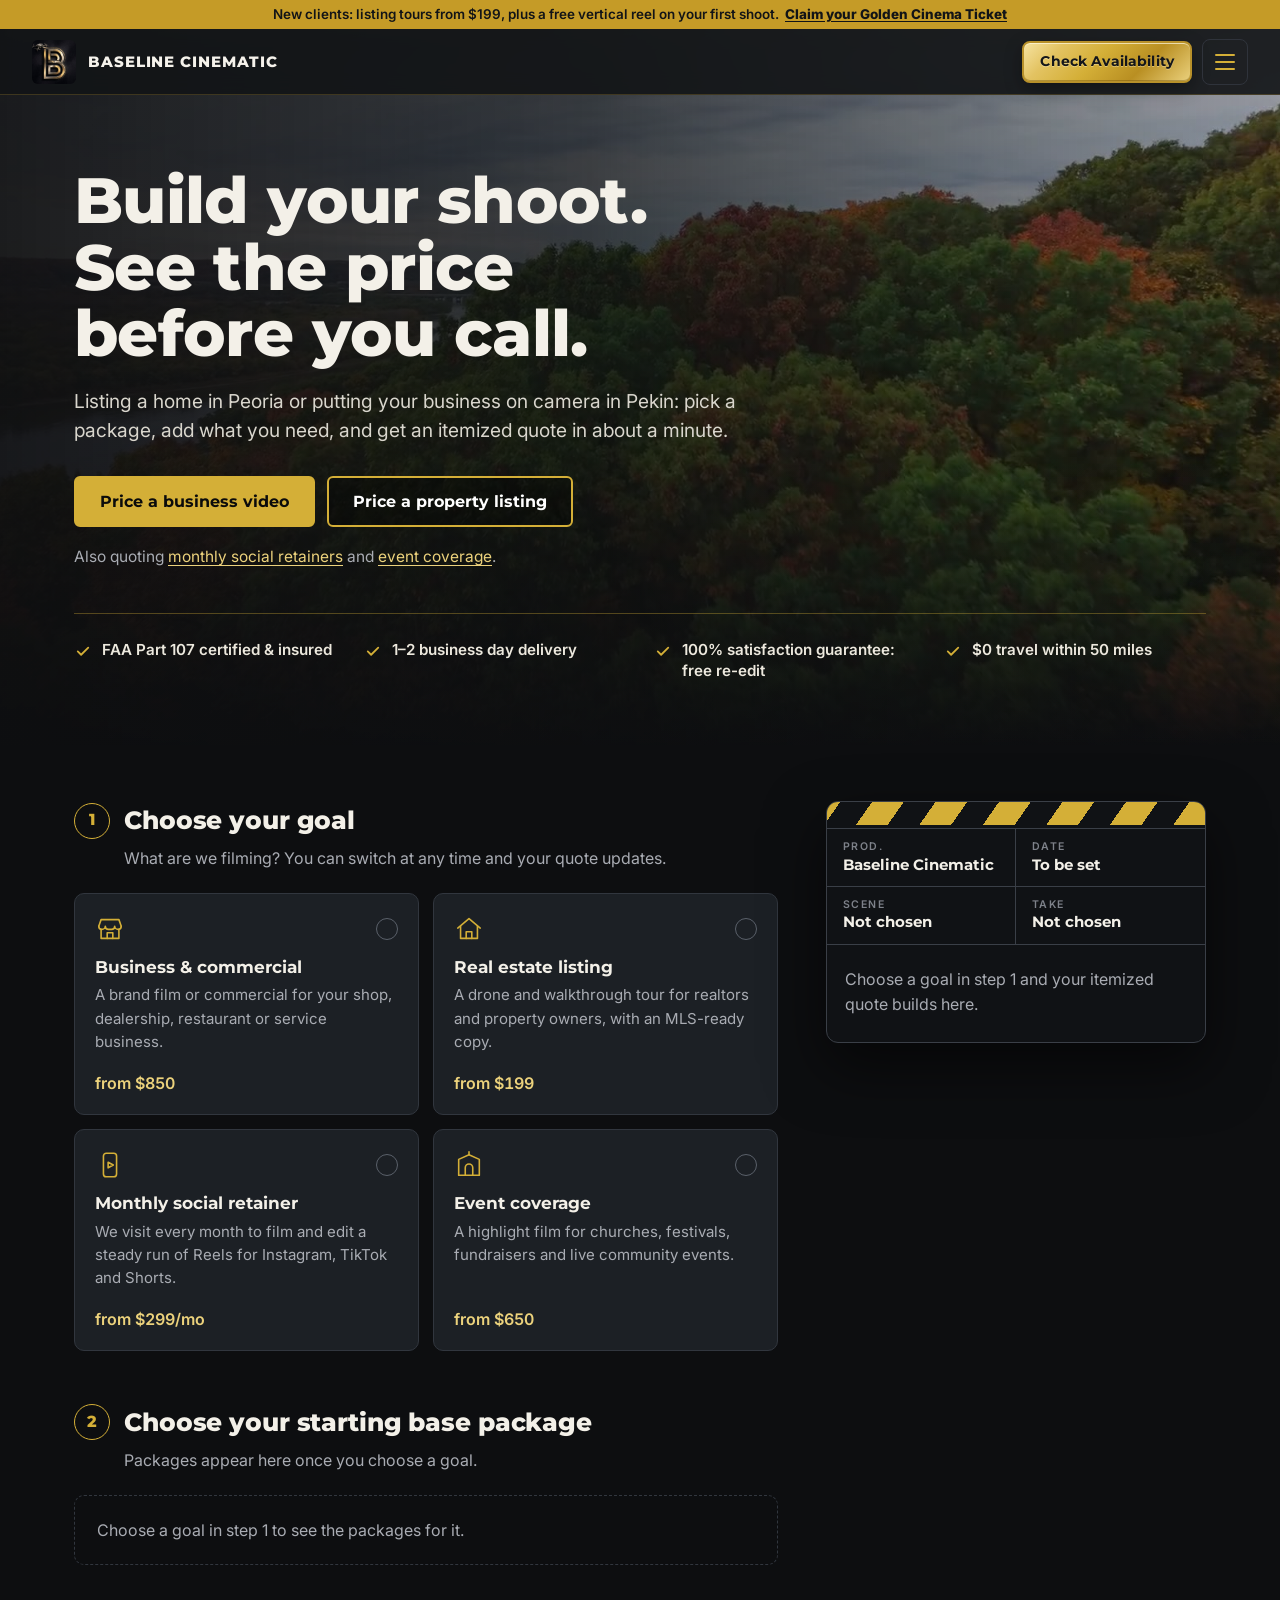
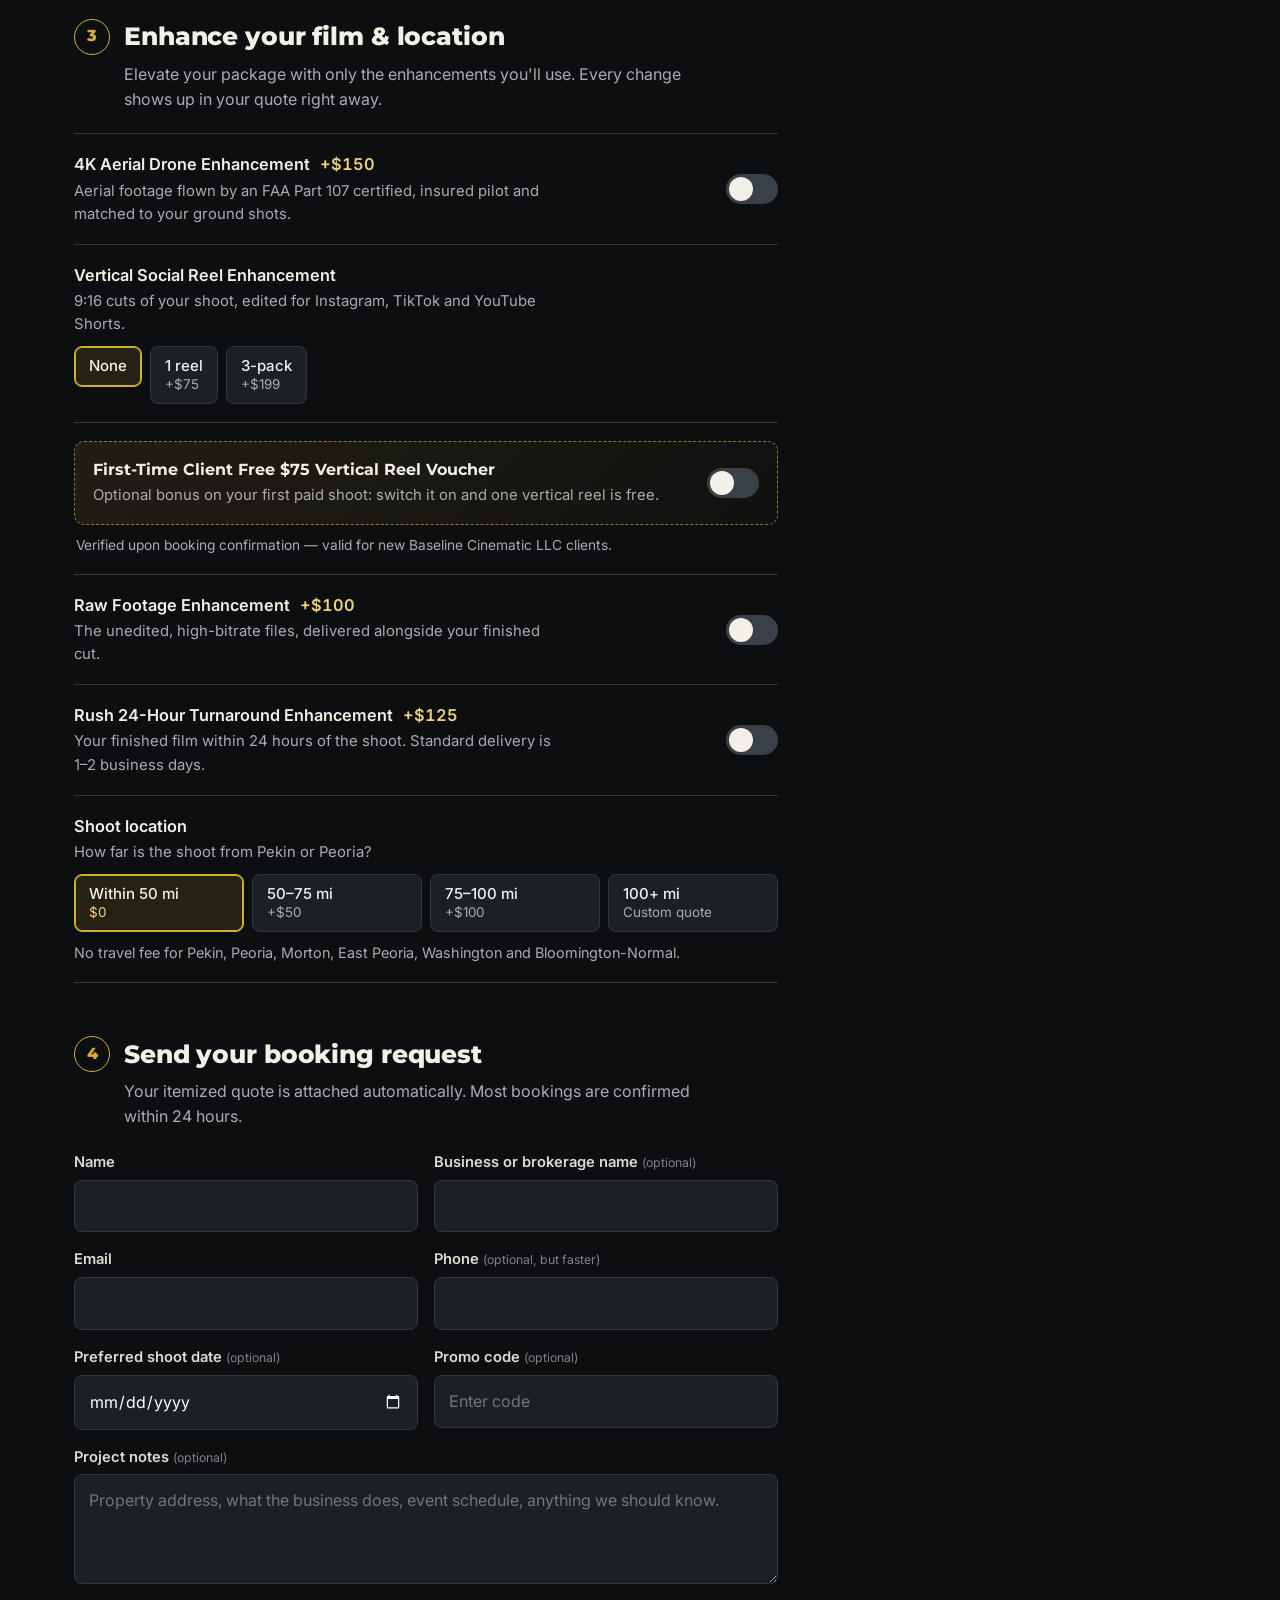
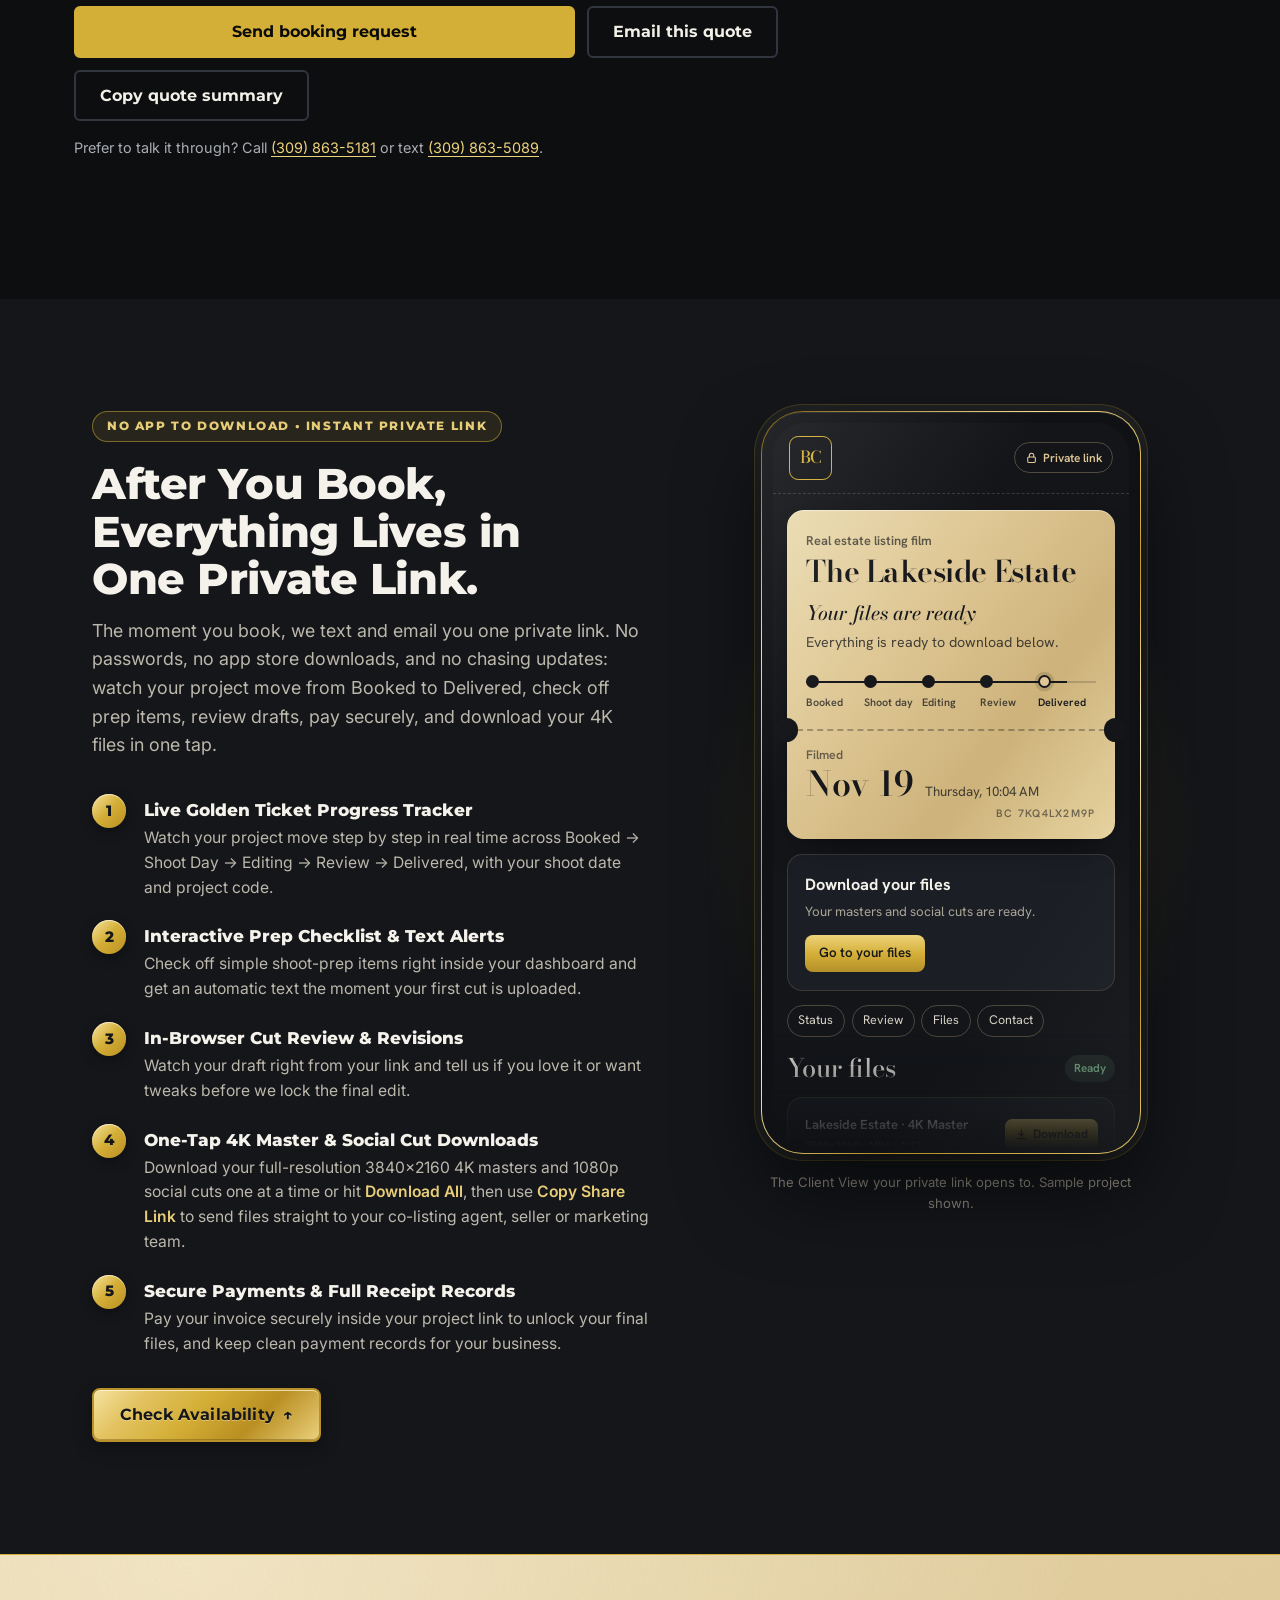
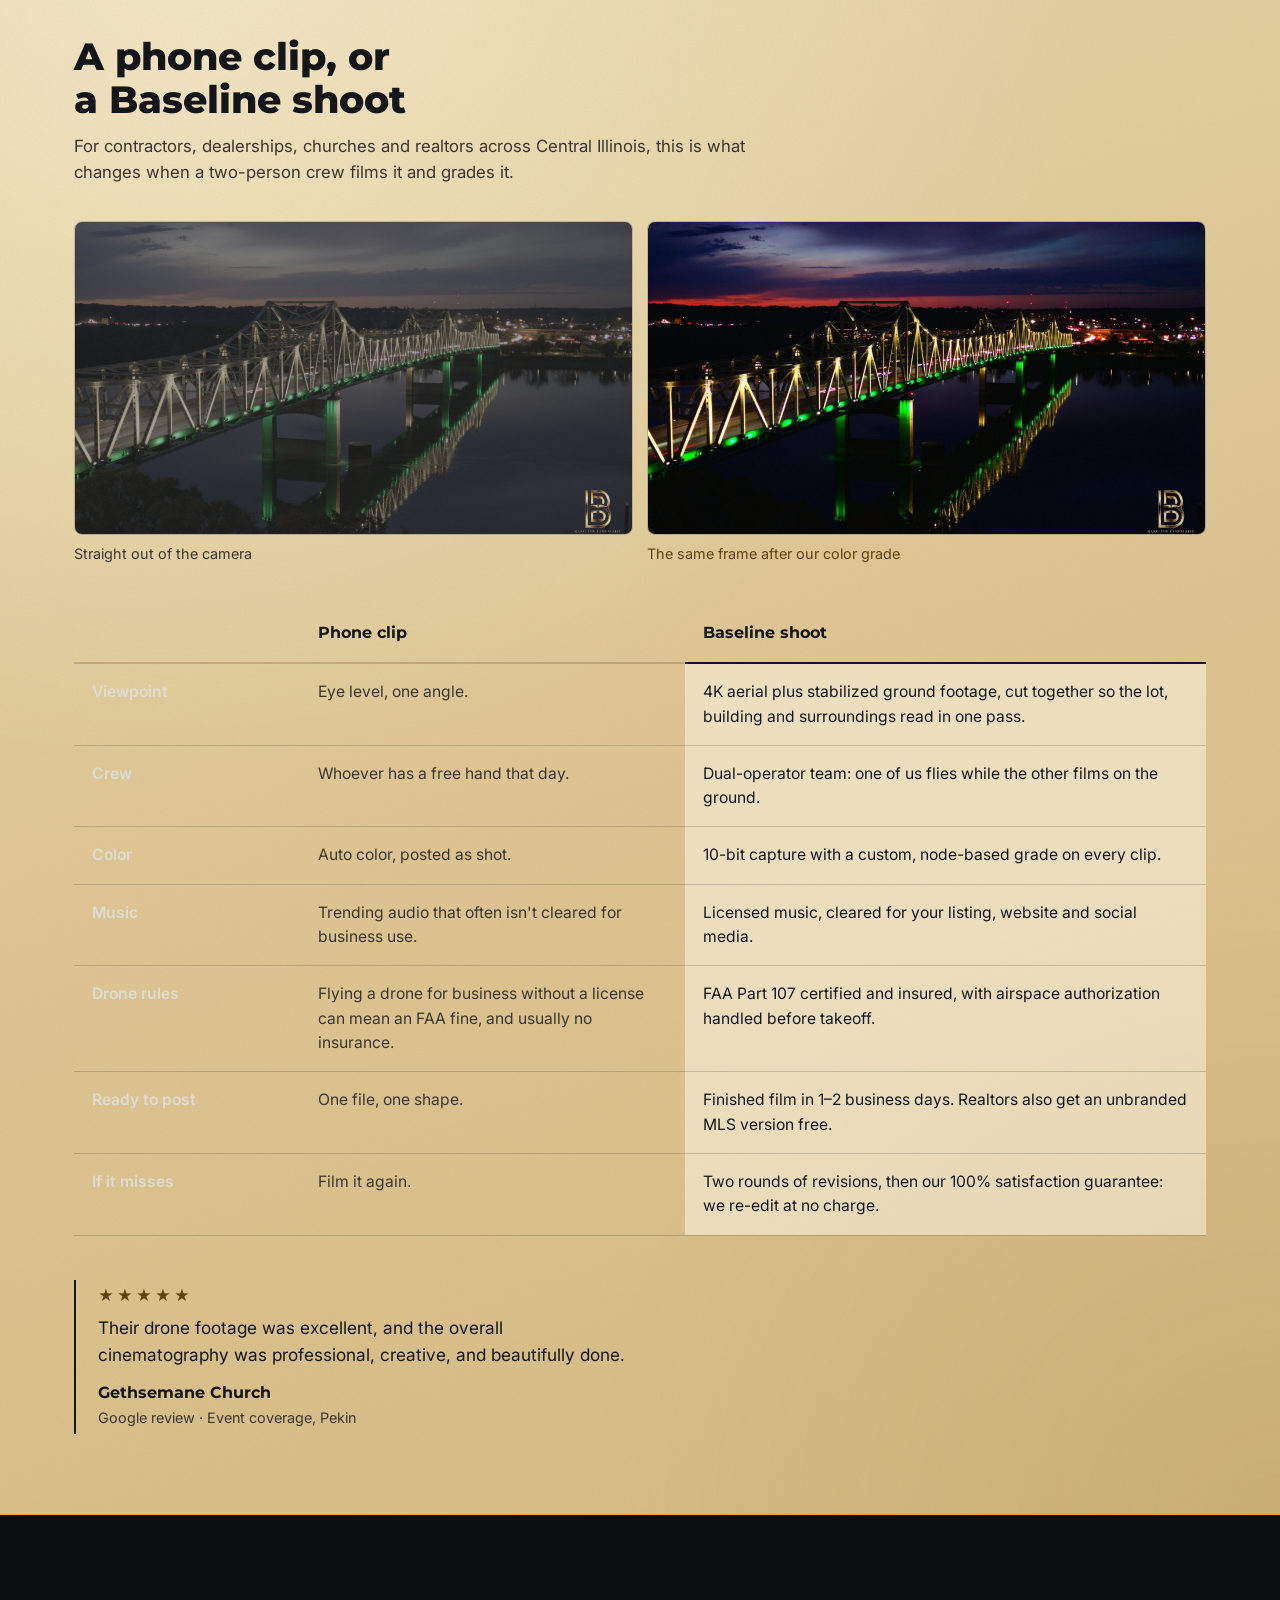
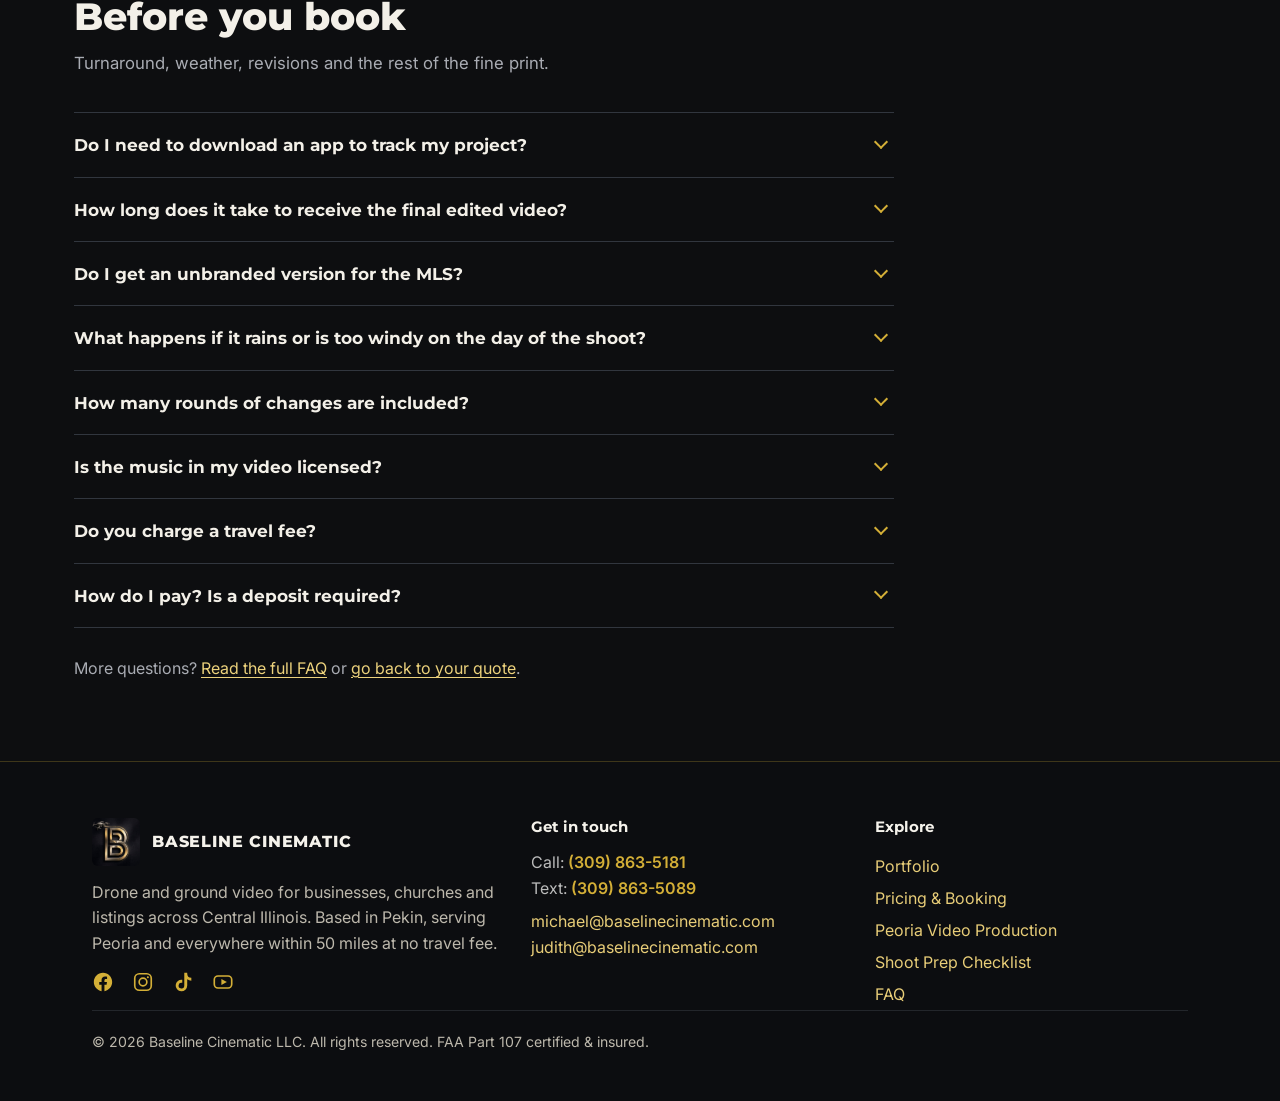
<file: quote.html>
<!DOCTYPE html>
<html lang="en">
<head>
    <script async src="https://www.googletagmanager.com/gtag/js?id=G-1135RW1V01"></script>
    <script>
      window.dataLayer = window.dataLayer || [];
      function gtag(){dataLayer.push(arguments);}
      gtag('js', new Date());
      gtag('config', 'G-1135RW1V01');
    </script>

    <meta charset="UTF-8">
    <meta name="viewport" content="width=device-width, initial-scale=1.0">
    <title>Build Your Shoot | Instant Video Quote | Baseline Cinematic</title>

    <meta name="description" content="Price your real estate, business, social or event video in about a minute. Pick a package, add drone, reels or rush delivery, and see an itemized quote before you book.">
    <meta name="author" content="Michael Cunningham">
    <meta name="robots" content="index, follow">
    <link rel="canonical" href="https://www.baselinecinematic.com/quote.html">

    <link rel="icon" href="favicon-gold.png" type="image/png">
    <link rel="apple-touch-icon" href="apple-touch-icon.png">

    <meta property="og:title" content="Build Your Shoot | Baseline Cinematic">
    <meta property="og:description" content="Pick a package, add what you need, and see an itemized video quote before you book. Serving Pekin, Peoria and Central Illinois.">
    <meta property="og:image" content="https://www.baselinecinematic.com/share-preview.jpg">
    <meta property="og:url" content="https://www.baselinecinematic.com/quote.html">
    <meta property="og:type" content="website">
    <meta name="twitter:card" content="summary_large_image">

    <!-- Same shared content + promo switch the rest of the site uses. Prices,
         the promo end date, FAQ answers and contact details on this page are
         read from site-data.js, so one edit there updates this page too. -->
    <script src="site-data.js"></script>
    <script src="promo-check.js"></script>

    <link rel="preconnect" href="https://fonts.googleapis.com">
    <link rel="preconnect" href="https://fonts.gstatic.com" crossorigin>
    <link href="https://fonts.googleapis.com/css2?family=Inter:wght@400;500;600&family=Montserrat:wght@700;800&family=Bodoni+Moda:ital,opsz,wght@0,6..96,500..600;1,6..96,500&family=Hanken+Grotesk:wght@500;600;700&display=swap" rel="stylesheet">

    <style>
        /* Page styles for quote.html only. The configurator itself (steps, live
           quote, booking form) is styled by quote-builder.css. */
        html { scroll-behavior: smooth; }
        body {
            background: var(--ob);
            color: var(--ink);
            font-family: 'Inter', system-ui, sans-serif;
            font-size: 16px;
            line-height: 1.55;
            margin: 0;
            overflow-x: hidden;
        }
        *, *::before, *::after { box-sizing: border-box; }
        h1, h2, h3, .nav-links a, .dropbtn, .bq-btn { font-family: 'Montserrat', 'Inter', sans-serif; }
        img { max-width: 100%; height: auto; display: block; }

        ::-webkit-scrollbar { width: 12px; }
        ::-webkit-scrollbar-track { background: var(--ob); }
        ::-webkit-scrollbar-thumb { background: #333; border-radius: 6px; }
        ::-webkit-scrollbar-thumb:hover { background: var(--gold); }

        /* ------------------------------------------------------------ */
        /* Banner, nav, footer: identical to the rest of the site        */
        /* ------------------------------------------------------------ */
        .sticky-wrapper { position: fixed; top: 0; width: 100%; z-index: 1000; }
        .top-banner {
            background-color: #d4af37; color: #000; text-align: center; padding: 10px 15px;
            font-size: 0.95rem; font-family: 'Montserrat', sans-serif; font-weight: 700;
            display: flex; justify-content: center; align-items: center; flex-wrap: wrap; gap: 10px;
            box-shadow: 0 2px 10px rgba(0,0,0,0.5);
        }
        .top-banner a { color: #000; text-decoration: underline; font-weight: 800; transition: opacity 0.2s ease; }
        .top-banner a:hover { opacity: 0.7; }
        nav {
            width: 100%; background: rgba(0,0,0,0.85); backdrop-filter: blur(10px); border-bottom: 1px solid #333;
            display: flex; align-items: center; justify-content: space-between; padding: 10px 30px; position: relative;
        }
        .nav-logo { display: flex; align-items: center; text-decoration: none; color: #fff; font-family: 'Montserrat', sans-serif; font-weight: 800; }
        .nav-logo img { height: 45px; width: auto; border-radius: 4px; }
        .nav-links { display: flex; align-items: center; }
        .nav-links a { color: #fff; text-decoration: none; margin: 0 15px; font-size: 1.1rem; transition: color 0.3s ease; }
        .nav-links a:hover { color: #d4af37; }
        .menu-toggle { display: none; background: none; border: none; color: #d4af37; font-size: 2rem; cursor: pointer; }
        .dropdown { position: relative; display: inline-block; }
        .dropbtn { color: #fff; margin: 0 15px; font-size: 1.1rem; transition: color 0.3s ease; background: none; border: none; cursor: pointer; padding: 0; }
        .dropdown:hover .dropbtn { color: #d4af37; }
        .dropdown-content {
            display: none; position: absolute; background-color: rgba(0,0,0,0.95); min-width: 220px;
            box-shadow: 0 8px 16px rgba(0,0,0,0.6); z-index: 1; border: 1px solid #333; border-radius: 4px; top: 100%; left: 15px;
        }
        .dropdown-content a { color: #fff; padding: 12px 16px; display: block; margin: 0; font-size: 1rem; border-bottom: 1px solid #222; }
        .dropdown-content a:last-child { border-bottom: none; }
        .dropdown-content a:hover { background-color: #222; color: #d4af37; }
        @media (min-width: 769px) { .dropdown:hover .dropdown-content { display: block; } }

        footer { text-align: center; padding: 50px 20px; background: #0a0a0a; border-top: 1px solid #222; color: #777; }
        .footer-content { display: flex; flex-direction: column; align-items: center; gap: 15px; margin-bottom: 20px; }
        .footer-links a { color: #d4af37; text-decoration: none; margin: 0 10px; transition: color 0.3s ease; }
        .footer-links a:hover { color: #fff; }
        .social-links { display: flex; justify-content: center; gap: 22px; }
        .social-links a { color: #d4af37; display: inline-flex; }
        .social-links svg { width: 22px; height: 22px; display: block; }

        .promo-only { display: none; }
        html.promo-active .promo-only { display: revert; }
        html.promo-active .after-promo { display: none; }

        /* ------------------------------------------------------------ */
        /* Hero                                                          */
        /* ------------------------------------------------------------ */
        .bq-hero {
            position: relative;
            padding: calc(var(--nav-h) + 72px) 24px 64px;
            background:
                linear-gradient(90deg, rgba(13,14,16,0.94) 0%, rgba(13,14,16,0.78) 46%, rgba(13,14,16,0.35) 100%),
                linear-gradient(0deg, var(--ob) 0%, rgba(13,14,16,0) 38%),
                url('hero-poster.jpg') center / cover no-repeat,
                #14171b;
        }
        .bq-hero-inner { max-width: calc(var(--wrap) - 48px); margin: 0 auto; }
        .bq-hero h1 {
            font-size: clamp(2.2rem, 5.2vw, 4rem); font-weight: 800; line-height: 1.04; letter-spacing: -0.01em;
            margin: 0 0 20px; max-width: 15ch; text-wrap: balance;
        }
        .bq-hero-sub { font-size: clamp(1.02rem, 1.5vw, 1.2rem); color: #d9d6cd; max-width: 56ch; margin: 0 0 30px; }
        .bq-jump { display: flex; flex-wrap: wrap; gap: 12px; }
        .bq-jump-more { margin: 18px 0 0; color: var(--mute); font-size: 0.97rem; }
        .bq-trust {
            list-style: none; padding: 26px 0 0; margin: 44px 0 0; border-top: 1px solid rgba(212,175,55,0.35);
            display: grid; grid-template-columns: repeat(4, minmax(0, 1fr)); gap: 14px 28px;
            font-size: 0.95rem; font-weight: 600; color: #ece8dd;
        }
        .bq-trust li { display: flex; gap: 10px; align-items: flex-start; line-height: 1.35; }
        .bq-trust svg { flex: none; width: 18px; height: 18px; margin-top: 2px; color: var(--gold); }

        /* ------------------------------------------------------------ */
        /* Comparison                                                    */
        /* ------------------------------------------------------------ */
        .bq-band { background: var(--slate); border-top: 1px solid #262a30; border-bottom: 1px solid #262a30; }
        .bq-sec { max-width: var(--wrap); margin: 0 auto; padding: 80px 24px; scroll-margin-top: var(--nav-h); }
        .bq-sec > h2 { font-size: clamp(1.7rem, 3.2vw, 2.4rem); font-weight: 800; margin: 0 0 12px; max-width: 22ch; line-height: 1.12; text-wrap: balance; }
        .bq-sec-lead { color: var(--mute); max-width: 62ch; margin: 0 0 36px; font-size: 1.05rem; }

        .bq-frames { display: grid; grid-template-columns: 1fr 1fr; gap: 14px; margin: 0 0 40px; }
        .bq-frames figure { margin: 0; }
        .bq-frames img { width: 100%; aspect-ratio: 16 / 9; object-fit: cover; border-radius: 8px; border: 1px solid var(--line); }
        .bq-frames figcaption { color: var(--mute); font-size: 0.9rem; margin-top: 8px; }
        .bq-frames figure.is-after figcaption { color: var(--gold-hi); }

        .bq-compare { width: 100%; border-collapse: collapse; font-size: 0.98rem; }
        .bq-compare th, .bq-compare td { text-align: left; vertical-align: top; padding: 16px 18px; border-bottom: 1px solid var(--line); }
        .bq-compare thead th { font-family: 'Montserrat', sans-serif; font-weight: 700; font-size: 1rem; border-bottom: 2px solid var(--line); }
        .bq-compare thead th:last-child { color: var(--gold); border-bottom-color: var(--gold); }
        .bq-compare tbody th { font-weight: 600; color: #dedbd2; width: 20%; }
        .bq-compare td { color: var(--mute); width: 34%; }
        .bq-compare td:last-child { color: var(--ink); background: rgba(212,175,55,0.05); width: 46%; }

        .bq-reviews { display: grid; grid-template-columns: 1fr 1fr; gap: 20px; margin-top: 44px; }
        .bq-review { margin: 0; padding: 4px 0 4px 22px; border-left: 2px solid var(--gold); }
        .bq-review .bq-stars { color: var(--gold); letter-spacing: 3px; font-size: 0.95rem; }
        .bq-review blockquote { margin: 8px 0 12px; font-size: 1.08rem; line-height: 1.55; color: #eeebe2; }
        .bq-review figcaption strong { display: block; font-family: 'Montserrat', sans-serif; }
        .bq-review figcaption span { color: var(--mute); font-size: 0.9rem; }

        /* ------------------------------------------------------------ */
        /* FAQ accordion                                                 */
        /* ------------------------------------------------------------ */
        .bq-faq { max-width: 820px; }
        .bq-faq details { border-bottom: 1px solid var(--line); }
        .bq-faq details:first-of-type { border-top: 1px solid var(--line); }
        .bq-faq summary {
            list-style: none; cursor: pointer; padding: 20px 44px 20px 0; position: relative;
            font-family: 'Montserrat', sans-serif; font-weight: 700; font-size: 1.08rem; line-height: 1.35;
        }
        .bq-faq summary::-webkit-details-marker { display: none; }
        .bq-faq summary::after {
            content: ""; position: absolute; right: 8px; top: 50%; width: 10px; height: 10px; margin-top: -8px;
            border-right: 2px solid var(--gold); border-bottom: 2px solid var(--gold); transform: rotate(45deg); transition: transform 0.2s ease;
        }
        .bq-faq details[open] summary::after { transform: rotate(-135deg); margin-top: -2px; }
        .bq-faq summary:hover { color: var(--gold-hi); }
        .bq-faq summary:focus-visible { outline: 2px solid var(--gold-hi); outline-offset: 2px; }
        .bq-faq details p { margin: 0 0 22px; color: #cfccc3; max-width: 68ch; }
        .bq-faq-more { margin: 28px 0 0; color: var(--mute); }

        /* ------------------------------------------------------------ */
        /* Responsive                                                    */
        /* ------------------------------------------------------------ */
        @media (max-width: 1020px) {
            .bq-trust { grid-template-columns: repeat(2, minmax(0, 1fr)); }
        }
        @media (max-width: 768px) {
            .top-banner { font-size: 0.85rem; padding: 8px 10px; }
            .menu-toggle { display: block; }
            nav { flex-wrap: wrap; padding: 15px 20px; }
            .nav-logo img { height: 40px; }
            .nav-links {
                display: none; width: 100%; flex-direction: column; background: rgba(0,0,0,0.95);
                position: absolute; top: 100%; left: 0; padding: 10px 0; border-top: 1px solid #333;
            }
            .nav-links.nav-active { display: flex; }
            .nav-links a, .dropbtn { font-size: 1rem; margin: 10px 20px; display: block; }
            .dropdown { width: 100%; }
            .dropbtn { text-align: center; width: calc(100% - 40px); }
            .dropdown-content { position: static; display: none; box-shadow: none; border: none; background: none; padding-left: 20px; }

            .bq-hero { padding: calc(var(--nav-h) + 40px) 18px 44px;
                background:
                    linear-gradient(180deg, rgba(13,14,16,0.82) 0%, rgba(13,14,16,0.9) 60%, var(--ob) 100%),
                    url('hero-poster.jpg') center / cover no-repeat, #14171b; }
            .bq-jump .bq-btn { flex: 1 1 100%; }
            .bq-trust { margin-top: 32px; gap: 12px 18px; font-size: 0.88rem; }
            .bq-sec { padding: 56px 18px; }
            .bq-frames, .bq-reviews { grid-template-columns: 1fr; }
            .bq-compare thead { display: none; }
            .bq-compare, .bq-compare tbody, .bq-compare tr, .bq-compare th, .bq-compare td { display: block; width: 100%; }
            .bq-compare tr { border-bottom: 1px solid var(--line); padding: 14px 0; }
            .bq-compare th, .bq-compare td { border: 0; padding: 4px 0; width: 100% !important; }
            .bq-compare td::before { content: attr(data-col) ": "; color: var(--dim); font-size: 0.85rem; display: block; }
            .bq-compare td:last-child { padding: 10px 12px; border-radius: 6px; margin-top: 6px; }
            .bq-compare td:last-child::before { color: var(--gold-hi); }
        }
        @media (prefers-reduced-motion: reduce) {
            html { scroll-behavior: auto; }
        }

        /* Tone B, Warm Satin Champagne Gold, for the comparison section (bg comes from site-v2.css) */
        .bq-paper {
            --ink: #14161a; --mute: #3a362e; --dim: #5a5448; --line: rgba(20, 22, 26, 0.18); --panel: rgba(255, 250, 236, 0.42); --gold-hi: #5c440b; --gold: #5c440b;
            background: var(--bc-satin-bg); color: #14161a;
            border-top: 1px solid #d4af37; border-bottom: 1px solid #d4af37;
        }
        .bq-paper .bq-compare thead th:last-child { color: #14161a; border-bottom-color: #14161a; }
        .bq-paper .bq-compare td:last-child { background: rgba(255, 250, 236, 0.5); color: #14161a; }
        .bq-paper .bq-review { border-left-color: #14161a; }
        .bq-paper .bq-review blockquote, .bq-paper .bq-review figcaption strong { color: #14161a; }
        .bq-paper .bq-review .bq-stars { color: #5c440b; }
    </style>
    <link rel="stylesheet" href="quote-builder.css">
    <link rel="stylesheet" href="site-ui.css">
    <link rel="stylesheet" href="site-v2.css">
</head>
<body ontouchstart="">

    <!-- HEADER: slim promo bar, logo, Check Availability button, menu drawer (styles: site-v2.css, behavior: site-nav.js) -->
    <div class="sticky-wrapper bc-top" id="site-top">
        <div class="bc-promo">
            <span class="promo-only">New clients: listing tours from $199, plus a free vertical reel on your first shoot.<a href="quote.html?promo=BASELINE75">Claim your Golden Cinema Ticket</a></span>
            <span class="after-promo">New clients: a free vertical social reel with your first shoot.<a href="quote.html?voucher=1">Claim it</a></span>
        </div>
        <div class="bc-bar">
            <a class="bc-logo" href="index.html"><img src="share-preview.jpg" alt="" width="44" height="44"><span>BASELINE CINEMATIC</span></a>
            <div class="bc-bar-actions">
                <a class="bc-btn bc-btn-quote bc-btn-sm" href="#step-1">Check Availability</a>
                <button type="button" class="bc-burger" aria-expanded="false" aria-controls="bc-drawer" aria-label="Open menu"><span></span><span></span><span></span></button>
            </div>
        </div>
    </div>
    <div class="bc-drawer" id="bc-drawer" hidden>
        <div class="bc-drawer-backdrop" data-close></div>
        <div class="bc-drawer-panel" role="dialog" aria-modal="true" aria-label="Site menu">
            <div class="bc-drawer-head"><span>Menu</span><button type="button" class="bc-drawer-close" data-close aria-label="Close menu">×</button></div>
            <nav aria-label="Main">
                <a href="commercial.html">Commercial &amp; Brand</a>
                <a href="real-estate.html">Real Estate Media</a>
                <a href="quote.html">Pricing &amp; Booking <small>Instant quote</small></a>
                <a href="commercial.html#portfolio">Portfolio</a>
                <a href="faq.html">FAQ</a>
                <a href="about.html">About Us</a>
                <a href="peoria-video-production.html">Peoria Video Production</a>
            </nav>
            <a class="bc-btn bc-btn-quote" href="#step-1">Check Availability</a>
            <div class="bc-drawer-contact">
                Call: <a href="tel:+13098635181" data-field="business.phoneDisplay" data-href-field="business.phoneHref">(309) 863-5181</a><br>
                Text: <a href="sms:+13098635089?&amp;body=Hi%20Baseline%20Cinematic%2C%20I%27d%20like%20to%20inquire%20about%20a%20video%20shoot." data-field="business.textDisplay" data-href-field="business.textHref">(309) 863-5089</a><br>
                <a href="mailto:michael@baselinecinematic.com" data-field="business.email" data-href-field="business.emailHref">michael@baselinecinematic.com</a>
            </div>
        </div>
    </div>

    <!-- HERO: speaks to business owners and realtors, jumps straight into the configurator -->
    <header class="bq-hero">
        <div class="bq-hero-inner">
            <h1>Build your shoot. See the price before you call.</h1>
            <p class="bq-hero-sub">Listing a home in Peoria or putting your business on camera in Pekin: pick a package, add what you need, and get an itemized quote in about a minute.</p>
            <div class="bq-jump">
                <a class="bq-btn" href="#step-2" data-goal="commercial">Price a business video</a>
                <a class="bq-btn is-outline" href="#step-2" data-goal="realestate">Price a property listing</a>
            </div>
            <p class="bq-jump-more">Also quoting
                <a class="bq-link" href="#step-2" data-goal="retainer">monthly social retainers</a> and
                <a class="bq-link" href="#step-2" data-goal="event">event coverage</a>.
            </p>
            <ul class="bq-trust">
                <li><svg viewBox="0 0 24 24" fill="none" stroke="currentColor" stroke-width="2.4" stroke-linecap="round" stroke-linejoin="round" aria-hidden="true"><path d="M5 12.5l4.5 4.5L19 7.5"/></svg>FAA Part 107 certified &amp; insured</li>
                <li><svg viewBox="0 0 24 24" fill="none" stroke="currentColor" stroke-width="2.4" stroke-linecap="round" stroke-linejoin="round" aria-hidden="true"><path d="M5 12.5l4.5 4.5L19 7.5"/></svg><span><span data-bq="turnaroundShort">1–2 business day</span> delivery</span></li>
                <li><svg viewBox="0 0 24 24" fill="none" stroke="currentColor" stroke-width="2.4" stroke-linecap="round" stroke-linejoin="round" aria-hidden="true"><path d="M5 12.5l4.5 4.5L19 7.5"/></svg>100% satisfaction guarantee: free re-edit</li>
                <li><svg viewBox="0 0 24 24" fill="none" stroke="currentColor" stroke-width="2.4" stroke-linecap="round" stroke-linejoin="round" aria-hidden="true"><path d="M5 12.5l4.5 4.5L19 7.5"/></svg>$0 travel within 50 miles</li>
            </ul>
        </div>
    </header>

    <!-- ============================================================ -->
    <!-- CONFIGURATOR: built by quote-builder.js (shared with index.html) -->
    <!-- ============================================================ -->
    <main class="bq-build" id="build" data-quote-builder>
        <p class="bq-noscript">The quote builder needs JavaScript. Call <a href="tel:+13098635181">(309) 863-5181</a>, text <a href="sms:+13098635089?&body=Hi%20Baseline%20Cinematic%2C%20I%27d%20like%20to%20inquire%20about%20a%20video%20shoot.">(309) 863-5089</a>, or email <a href="mailto:michael@baselinecinematic.com">michael@baselinecinematic.com</a> and we'll price your shoot with you.</p>
    </main>

    <!-- CLIENT PORTAL SHOWCASE (cinema, same block as index.html; button returns to step 1): private project link perk (styles: site-v2.css section 14). Mock-up of the Client View only, with sample project data. -->
    <section class="bc-sec s-cinema bc-portal-sec" id="client-portal" aria-labelledby="q-portal-h">
        <div class="bc-wrap bc-portal">
            <div class="bc-portal-head">
                <span class="bc-portal-badge">No App to Download &bull; Instant Private Link</span>
                <h2 class="bc-h2" id="q-portal-h">After You Book, Everything Lives in One Private Link.</h2>
                <p class="bc-lead">The moment you book, we text and email you one private link. No passwords, no app store downloads, and no chasing updates: watch your project move from Booked to Delivered, check off prep items, review drafts, pay securely, and download your 4K files in one tap.</p>
            </div>

            <figure class="bc-portal-phone">
                <div class="bc-portal-screen" role="img" aria-label="The Baseline Cinematic client portal on a phone: a gold ticket for the project The Lakeside Estate, marked Delivered, with 4K files ready to download">
                    <div class="pp-bar" aria-hidden="true">
                        <span class="pp-logo">BC</span>
                        <span class="pp-private"><svg viewBox="0 0 24 24" fill="none" stroke="currentColor" stroke-width="2" stroke-linecap="round" stroke-linejoin="round"><rect x="5" y="11" width="14" height="10" rx="2"/><path d="M8 11V8a4 4 0 0 1 8 0v3"/></svg>Private link</span>
                    </div>
                    <div class="pp-body" aria-hidden="true">
                        <div class="pp-ticket">
                            <div class="pp-main">
                                <p class="pp-service">Real estate listing film</p>
                                <p class="pp-title">The Lakeside Estate</p>
                                <p class="pp-status">Your files are ready</p>
                                <p class="pp-detail">Everything is ready to download below.</p>
                                <ol class="pp-steps">
                                    <li class="done"><span class="pp-dot"></span>Booked</li>
                                    <li class="done"><span class="pp-dot"></span>Shoot day</li>
                                    <li class="done"><span class="pp-dot"></span>Editing</li>
                                    <li class="done"><span class="pp-dot"></span>Review</li>
                                    <li class="now"><span class="pp-dot"></span>Delivered</li>
                                </ol>
                            </div>
                            <div class="pp-stub">
                                <span class="pp-stub-k">Filmed</span>
                                <span class="pp-stub-day">Nov 19</span>
                                <span class="pp-stub-time">Thursday, 10:04 AM</span>
                                <span class="pp-stub-code">BC 7KQ4LX2M9P</span>
                            </div>
                        </div>

                        <div class="pp-panel">
                            <p class="pp-h">Download your files</p>
                            <p class="pp-muted">Your masters and social cuts are ready.</p>
                            <span class="pp-btn">Go to your files</span>
                        </div>

                        <div class="pp-chips"><span>Status</span><span>Review</span><span>Files</span><span>Contact</span></div>

                        <div class="pp-files-head"><p class="pp-display">Your files</p><span class="pp-ready">Ready</span></div>
                        <div class="pp-panel pp-files">
                            <div class="pp-file">
                                <div><p class="pp-fname">Lakeside Estate &middot; 4K Master</p><p class="pp-meta">3840&times;2160 &middot; MP4 &middot; 1:12</p></div>
                                <span class="pp-btn pp-btn-sm"><svg viewBox="0 0 24 24" fill="none" stroke="currentColor" stroke-width="2.2" stroke-linecap="round" stroke-linejoin="round"><path d="M12 4v11M7 10l5 5 5-5M5 20h14"/></svg>Download</span>
                            </div>
                            <div class="pp-file">
                                <div><p class="pp-fname">Lakeside Estate &middot; Social Cut</p><p class="pp-meta">1080&times;1920 &middot; MP4 &middot; 0:30</p></div>
                                <span class="pp-btn pp-btn-sm"><svg viewBox="0 0 24 24" fill="none" stroke="currentColor" stroke-width="2.2" stroke-linecap="round" stroke-linejoin="round"><path d="M12 4v11M7 10l5 5 5-5M5 20h14"/></svg>Download</span>
                            </div>
                            <div class="pp-file-actions"><span class="pp-btn">Download All</span><span class="pp-btn pp-btn-line">Copy Share Link</span></div>
                        </div>
                    </div>
                </div>
                <figcaption>The Client View your private link opens to. Sample project shown.</figcaption>
            </figure>

            <div class="bc-portal-copy">
                <ol class="bc-portal-list">
                    <li><strong>Live Golden Ticket Progress Tracker</strong><span>Watch your project move step by step in real time across Booked &rarr; Shoot Day &rarr; Editing &rarr; Review &rarr; Delivered, with your shoot date and project code.</span></li>
                    <li><strong>Interactive Prep Checklist &amp; Text Alerts</strong><span>Check off simple shoot-prep items right inside your dashboard and get an automatic text the moment your first cut is uploaded.</span></li>
                    <li><strong>In-Browser Cut Review &amp; Revisions</strong><span>Watch your draft right from your link and tell us if you love it or want tweaks before we lock the final edit.</span></li>
                    <li><strong>One-Tap 4K Master &amp; Social Cut Downloads</strong><span>Download your full-resolution 3840&times;2160 4K masters and 1080p social cuts one at a time or hit <b>Download All</b>, then use <b>Copy Share Link</b> to send files straight to your co-listing agent, seller or marketing team.</span></li>
                    <li><strong>Secure Payments &amp; Full Receipt Records</strong><span>Pay your invoice securely inside your project link to unlock your final files, and keep clean payment records for your business.</span></li>
                </ol>
                <a class="bc-btn bc-btn-quote" href="#step-1">Check Availability <span class="bc-arrow" aria-hidden="true">&uarr;</span></a>
            </div>
        </div>
    </section>

    <!-- ============================================================ -->
    <!-- COMPARISON + PROOF                                            -->
    <!-- ============================================================ -->
    <div class="bq-band bq-paper">
        <section class="bq-sec" id="compare">
            <h2>A phone clip, or a Baseline shoot</h2>
            <p class="bq-sec-lead">For contractors, dealerships, churches and realtors across Central Illinois, this is what changes when a two-person crew films it and grades it.</p>

            <div class="bq-frames" id="bq-frames">
                <figure>
                    <img src="grade-before.jpg" alt="Peoria bridge at dusk as shot, before color grading" width="1920" height="1080" loading="lazy" onerror="document.getElementById('bq-frames').hidden=true">
                    <figcaption>Straight out of the camera</figcaption>
                </figure>
                <figure class="is-after">
                    <img src="grade-after.jpg" alt="The same Peoria bridge frame after color grading" width="1920" height="1080" loading="lazy" onerror="document.getElementById('bq-frames').hidden=true">
                    <figcaption>The same frame after our color grade</figcaption>
                </figure>
            </div>

            <table class="bq-compare">
                <thead>
                    <tr><th scope="col"><span class="bq-visually-hidden">What changes</span></th><th scope="col">Phone clip</th><th scope="col">Baseline shoot</th></tr>
                </thead>
                <tbody>
                    <tr>
                        <th scope="row">Viewpoint</th>
                        <td data-col="Phone clip">Eye level, one angle.</td>
                        <td data-col="Baseline shoot">4K aerial plus stabilized ground footage, cut together so the lot, building and surroundings read in one pass.</td>
                    </tr>
                    <tr>
                        <th scope="row">Crew</th>
                        <td data-col="Phone clip">Whoever has a free hand that day.</td>
                        <td data-col="Baseline shoot">Dual-operator team: one of us flies while the other films on the ground.</td>
                    </tr>
                    <tr>
                        <th scope="row">Color</th>
                        <td data-col="Phone clip">Auto color, posted as shot.</td>
                        <td data-col="Baseline shoot">10-bit capture with a custom, node-based grade on every clip.</td>
                    </tr>
                    <tr>
                        <th scope="row">Music</th>
                        <td data-col="Phone clip">Trending audio that often isn't cleared for business use.</td>
                        <td data-col="Baseline shoot">Licensed music, cleared for your listing, website and social media.</td>
                    </tr>
                    <tr>
                        <th scope="row">Drone rules</th>
                        <td data-col="Phone clip">Flying a drone for business without a license can mean an FAA fine, and usually no insurance.</td>
                        <td data-col="Baseline shoot">FAA Part 107 certified and insured, with airspace authorization handled before takeoff.</td>
                    </tr>
                    <tr>
                        <th scope="row">Ready to post</th>
                        <td data-col="Phone clip">One file, one shape.</td>
                        <td data-col="Baseline shoot">Finished film in <span data-bq="turnaround">1–2 business days</span>. Realtors also get an unbranded MLS version free.</td>
                    </tr>
                    <tr>
                        <th scope="row">If it misses</th>
                        <td data-col="Phone clip">Film it again.</td>
                        <td data-col="Baseline shoot">Two rounds of revisions, then our 100% satisfaction guarantee: we re-edit at no charge.</td>
                    </tr>
                </tbody>
            </table>

            <!-- Excerpts from our Google reviews -->
            <div class="bq-reviews">
                <figure class="bq-review">
                    <div class="bq-stars" aria-label="5 out of 5 stars">★★★★★</div>
                    <blockquote>Their drone footage was excellent, and the overall cinematography was professional, creative, and beautifully done.</blockquote>
                    <figcaption><strong>Gethsemane Church</strong><span>Google review · Event coverage, Pekin</span></figcaption>
                </figure>
            </div>
        </section>
    </div>

    <!-- ============================================================ -->
    <!-- FAQ (answers come from site-data.js, same as faq.html)        -->
    <!-- ============================================================ -->
    <section class="bq-sec" id="faq">
        <h2>Before you book</h2>
        <p class="bq-sec-lead">Turnaround, weather, revisions and the rest of the fine print.</p>
        <div class="bq-faq">
            <details>
                <summary data-field="faq.portal.question">Do I need to download an app to track my project?</summary>
                <p data-field="faq.portal.answer">No. As soon as you book, we text and email you a private link that opens your project page in any browser. No app, no account and no password. From that link you can follow your project from Booked to Delivered, check off prep items, review your draft, pay your invoice and download your 4K files.</p>
            </details>
            <details>
                <summary data-field="faq.turnaround.question">How long does it take to receive the final edited video?</summary>
                <p data-field="faq.turnaround.answer">Because we handle all of our editing, motion tracking, and color enhancement in-house, our typical turnaround time for standard promotional and real estate projects is 1 to 2 business days. We ensure every frame is polished to perfection before delivering the final product. Need it faster? Add our 24-hour rush delivery for an extra fee when you build your quote.</p>
            </details>
            <details>
                <summary data-field="faq.mls.question">Do I get an unbranded version for the MLS?</summary>
                <p data-field="faq.mls.answer">Yes. Every real estate video comes with an unbranded version, with no logos or contact details, so it's ready to post on the MLS, listing sites, or any social media platform.</p>
            </details>
            <details>
                <summary data-field="faq.weather.question">What happens if it rains or is too windy on the day of the shoot?</summary>
                <p data-field="faq.weather.answer">Central Illinois weather can be unpredictable, but we never compromise on safety or the quality of your footage. If the conditions aren't right for safe flying—such as high winds, rain, or poor visibility—we will simply work with you to reschedule the flight for the next clear weather window at no additional cost.</p>
            </details>
            <details>
                <summary data-field="faq.revisions.question">How many rounds of changes are included?</summary>
                <p data-field="faq.revisions.answer">Your video includes two rounds of revisions for smaller changes, like trimming a clip, swapping a shot, or adjusting the music. On top of that, our 100% Satisfaction Guarantee means that if you're not happy with the final video, we'll re-edit it at no additional charge.</p>
            </details>
            <details>
                <summary data-field="faq.music.question">Is the music in my video licensed?</summary>
                <p data-field="faq.music.answer">Yes. All of our music comes from a professional licensed music library, so your video is cleared to use on your listing, website, and social media.</p>
            </details>
            <details>
                <summary data-field="faq.travel.question">Do you charge a travel fee?</summary>
                <p data-field="faq.travel.answer">Shoots within 50 miles of Pekin and Peoria have no travel fee. Beyond that, it's $50 for 50–75 miles, $100 for 75–100 miles, and a custom quote for anything over 100 miles. You'll always know the travel fee before you book.</p>
            </details>
            <details>
                <summary data-field="faq.payment.question">How do I pay? Is a deposit required?</summary>
                <p data-field="faq.payment.answer">We accept PayPal, Cash App, and all major credit cards. Larger projects, such as brand films and commercial campaigns, require a 40% deposit to reserve your date.</p>
            </details>
        </div>
        <p class="bq-faq-more">More questions? <a class="bq-link" href="faq.html">Read the full FAQ</a> or <a class="bq-link" href="#step-1">go back to your quote</a>.</p>
    </section>

    <footer class="bc-footer">
        <div class="bc-wrap">
            <div class="bc-footer-grid">
                <div>
                    <div class="bc-footer-brand"><img src="share-preview.jpg" alt="" width="48" height="48"><strong>BASELINE CINEMATIC</strong></div>
                    <p>Drone and ground video for businesses, churches and listings across Central Illinois. Based in Pekin, serving Peoria and everywhere within 50 miles at no travel fee.</p>
                    <div class="bc-social">
                        <a href="https://www.facebook.com/profile.php?id=61591572504349" data-href-field="social.facebookHref" target="_blank" rel="noopener" aria-label="Baseline Cinematic on Facebook"><svg viewBox="0 0 24 24" fill="currentColor" aria-hidden="true"><path d="M22 12.06C22 6.53 17.52 2 12 2S2 6.53 2 12.06c0 5 3.66 9.13 8.44 9.94v-7.03H7.9v-2.91h2.54V9.85c0-2.51 1.49-3.89 3.77-3.89 1.09 0 2.24.2 2.24.2v2.46h-1.26c-1.24 0-1.63.77-1.63 1.56v1.88h2.78l-.44 2.91h-2.34V22c4.78-.81 8.44-4.94 8.44-9.94z"/></svg></a>
                        <a href="https://www.instagram.com/baselinecinematic" data-href-field="social.instagramHref" target="_blank" rel="noopener" aria-label="Baseline Cinematic on Instagram"><svg viewBox="0 0 24 24" fill="none" stroke="currentColor" stroke-width="1.8" aria-hidden="true"><rect x="3" y="3" width="18" height="18" rx="5"/><circle cx="12" cy="12" r="4.2"/><circle cx="17.3" cy="6.7" r="1.1" fill="currentColor" stroke="none"/></svg></a>
                        <a href="https://www.tiktok.com/@baseline.cinemati" data-href-field="social.tiktokHref" target="_blank" rel="noopener" aria-label="Baseline Cinematic on TikTok"><svg viewBox="0 0 24 24" fill="currentColor" aria-hidden="true"><path d="M16.6 2h-3.2v13.9a3.1 3.1 0 1 1-2.2-2.97v-3.28a6.3 6.3 0 1 0 5.4 6.25V9.1a7.9 7.9 0 0 0 4.5 1.4V7.3a4.7 4.7 0 0 1-4.5-4.7V2z"/></svg></a>
                        <a href="https://www.youtube.com/@BaselineCinematic" data-href-field="social.youtubeHref" target="_blank" rel="noopener" aria-label="Baseline Cinematic on YouTube"><svg viewBox="0 0 24 24" aria-hidden="true"><rect x="2.5" y="5.5" width="19" height="13" rx="4" fill="none" stroke="currentColor" stroke-width="1.8"/><path d="M10.2 8.7l6 3.3-6 3.3z" fill="currentColor"/></svg></a>
                    </div>
                </div>
                <div>
                    <h2>Get in touch</h2>
                    <p class="footer-phones bc-footer-phones">Call: <a href="tel:+13098635181" data-field="business.phoneDisplay" data-href-field="business.phoneHref">(309) 863-5181</a><br>Text: <a href="sms:+13098635089?&amp;body=Hi%20Baseline%20Cinematic%2C%20I%27d%20like%20to%20inquire%20about%20a%20video%20shoot." data-field="business.textDisplay" data-href-field="business.textHref">(309) 863-5089</a></p>
                    <p><a href="mailto:michael@baselinecinematic.com" data-field="business.email" data-href-field="business.emailHref">michael@baselinecinematic.com</a><br><a href="mailto:judith@baselinecinematic.com" data-field="business.emailJudith" data-href-field="business.emailJudithHref">judith@baselinecinematic.com</a></p>
                </div>
                <div>
                    <h2>Explore</h2>
                    <ul>
                        <li><a href="commercial.html#portfolio">Portfolio</a></li>
                        <li><a href="quote.html">Pricing &amp; Booking</a></li>
                        <li><a href="peoria-video-production.html">Peoria Video Production</a></li>
                        <li><a href="prep.html">Shoot Prep Checklist</a></li>
                        <li><a href="faq.html">FAQ</a></li>
                    </ul>
                </div>
            </div>
            <p class="bc-footer-legal">&copy; 2026 Baseline Cinematic LLC. All rights reserved. FAA Part 107 certified &amp; insured.</p>
        </div>
    </footer>

    <script src="form-submit.js"></script>
    <script src="quote-builder.js"></script>
    <script src="site-nav.js"></script>
    <script src="site-render.js"></script>
    <script src="lead-tracking.js"></script>
</body>
</html>
</file>
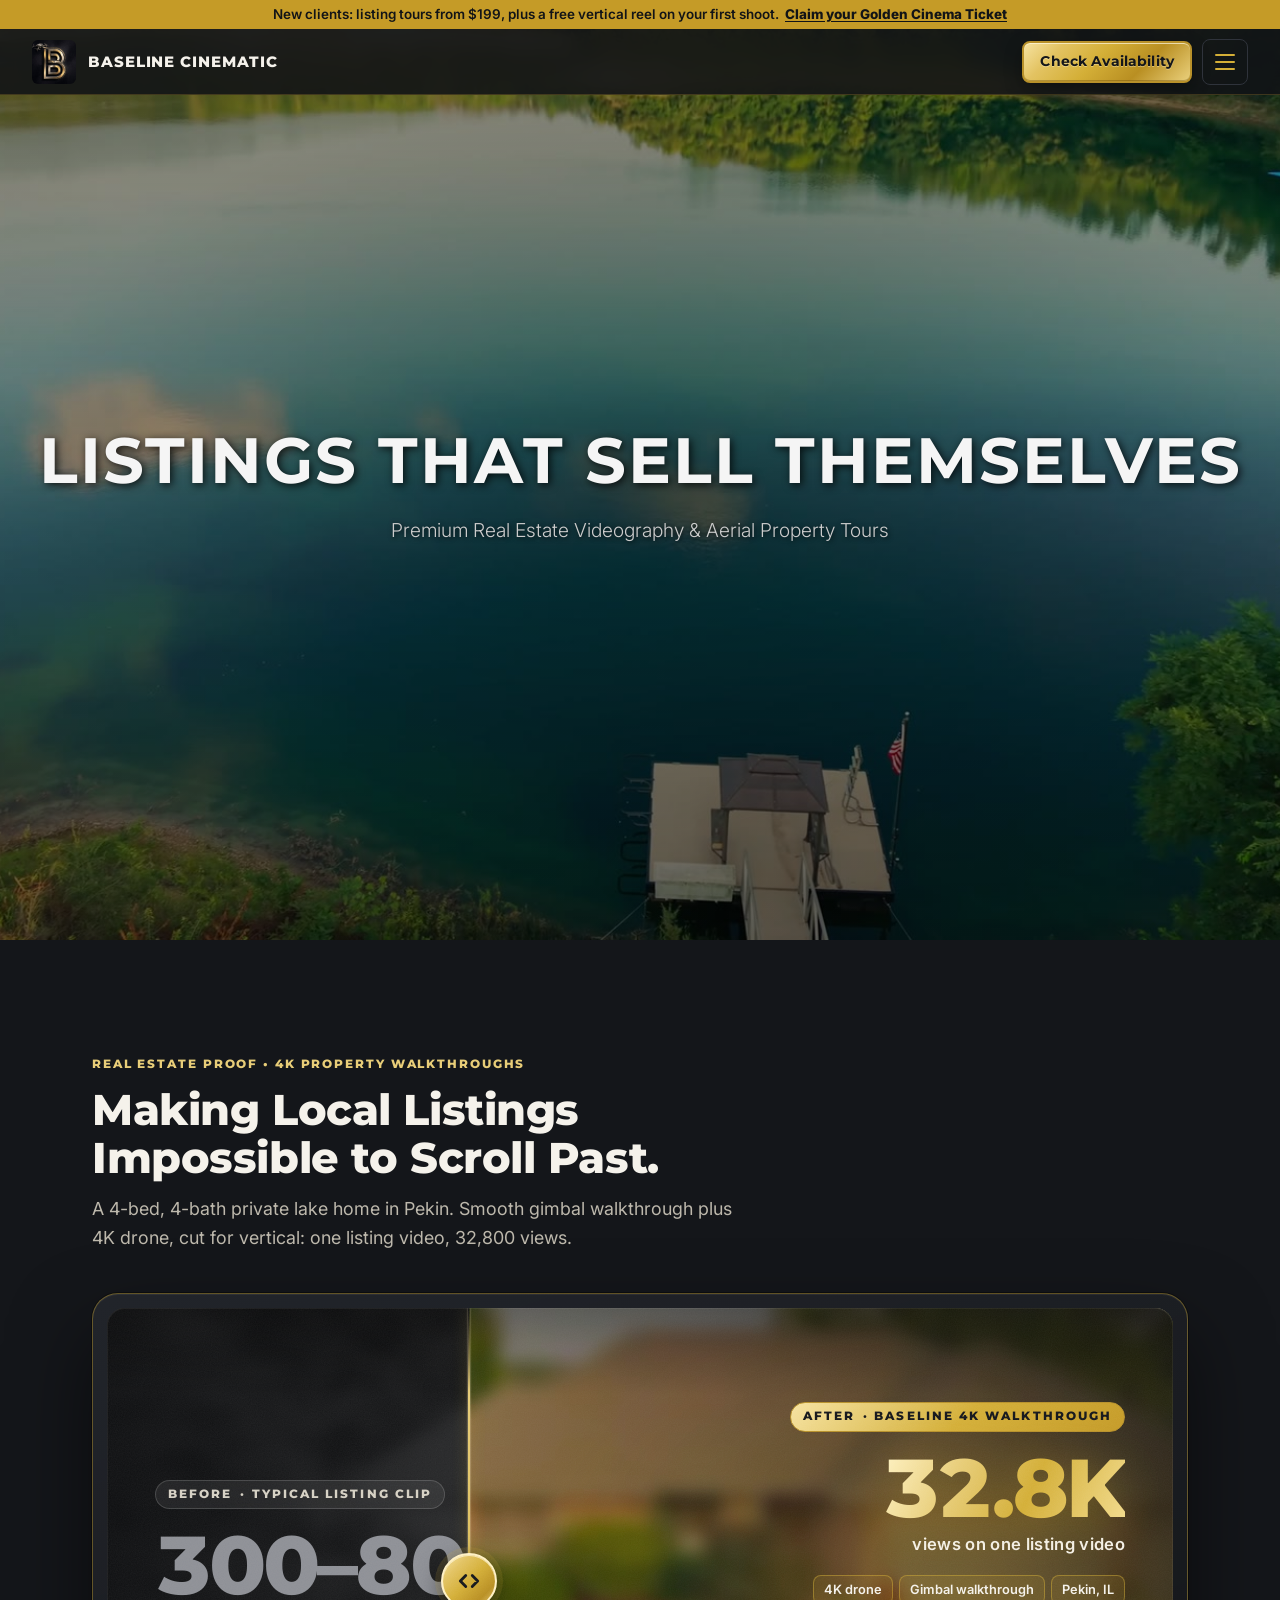
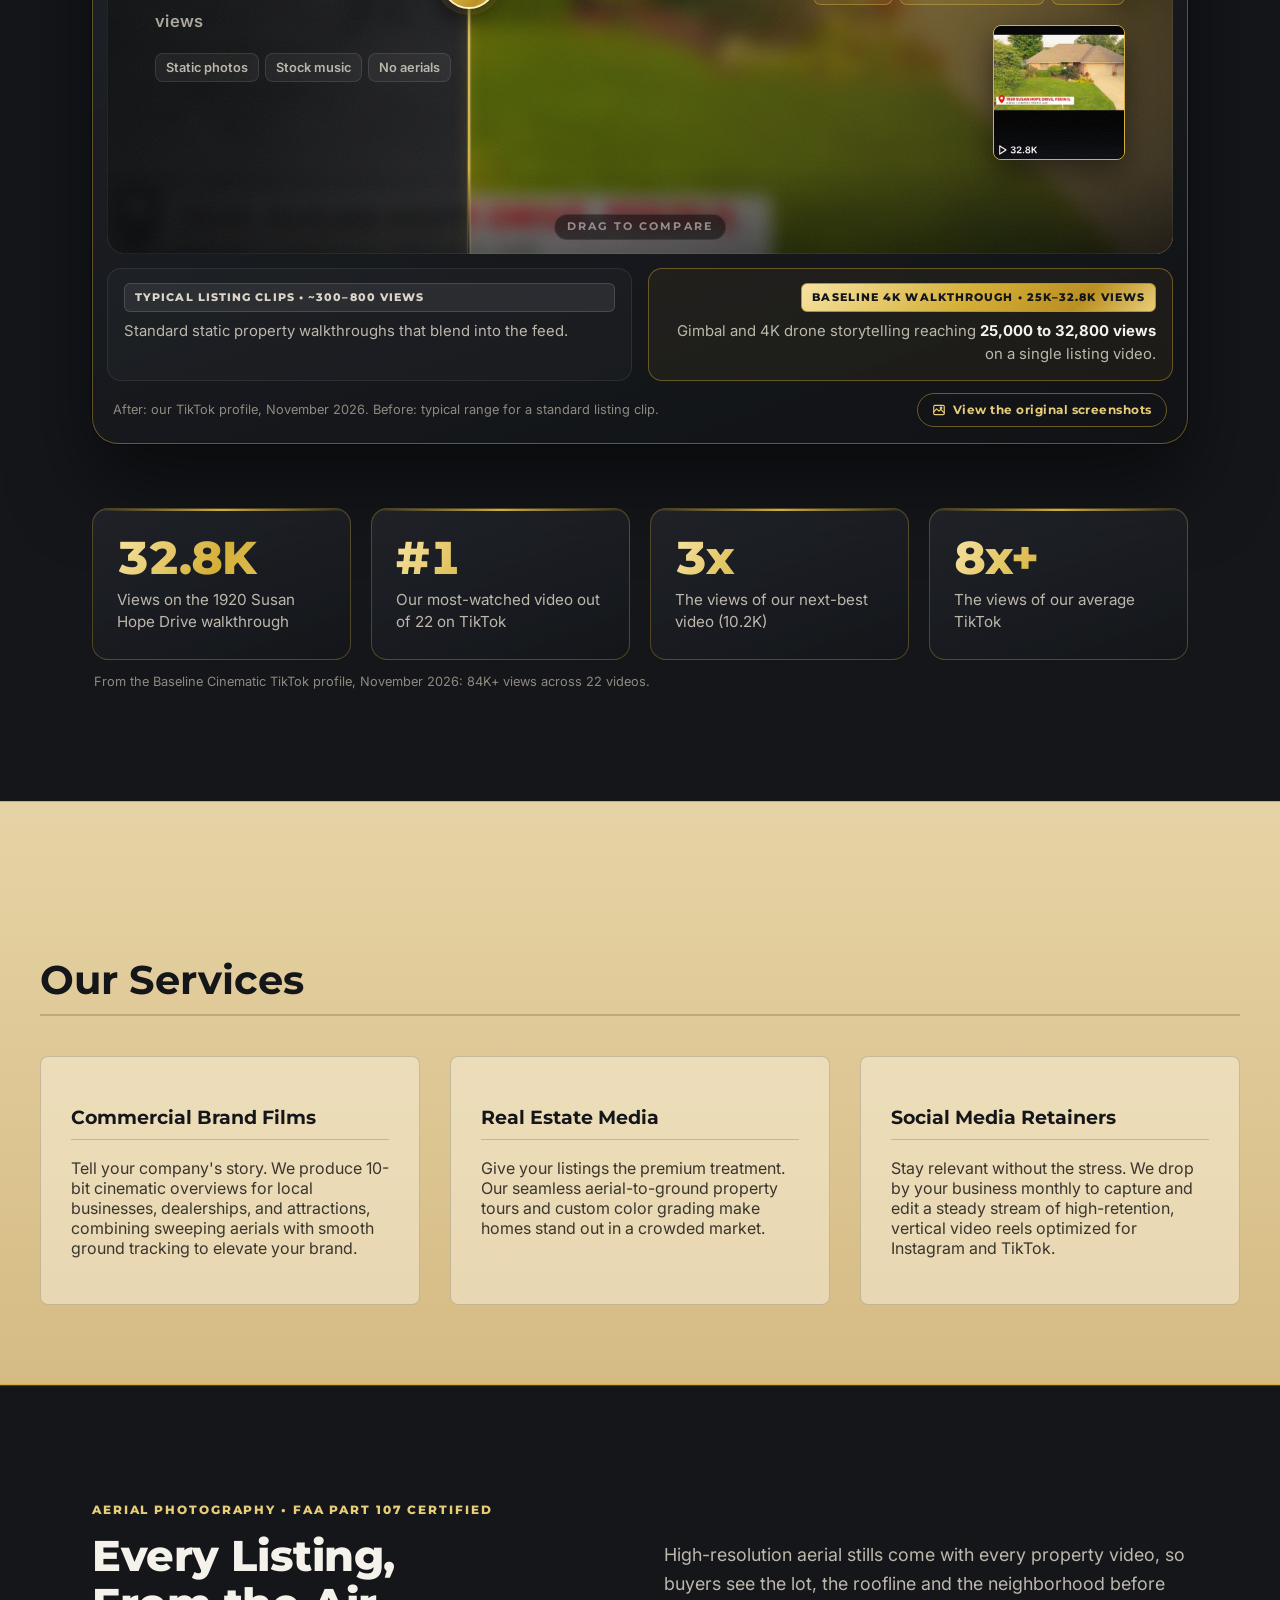
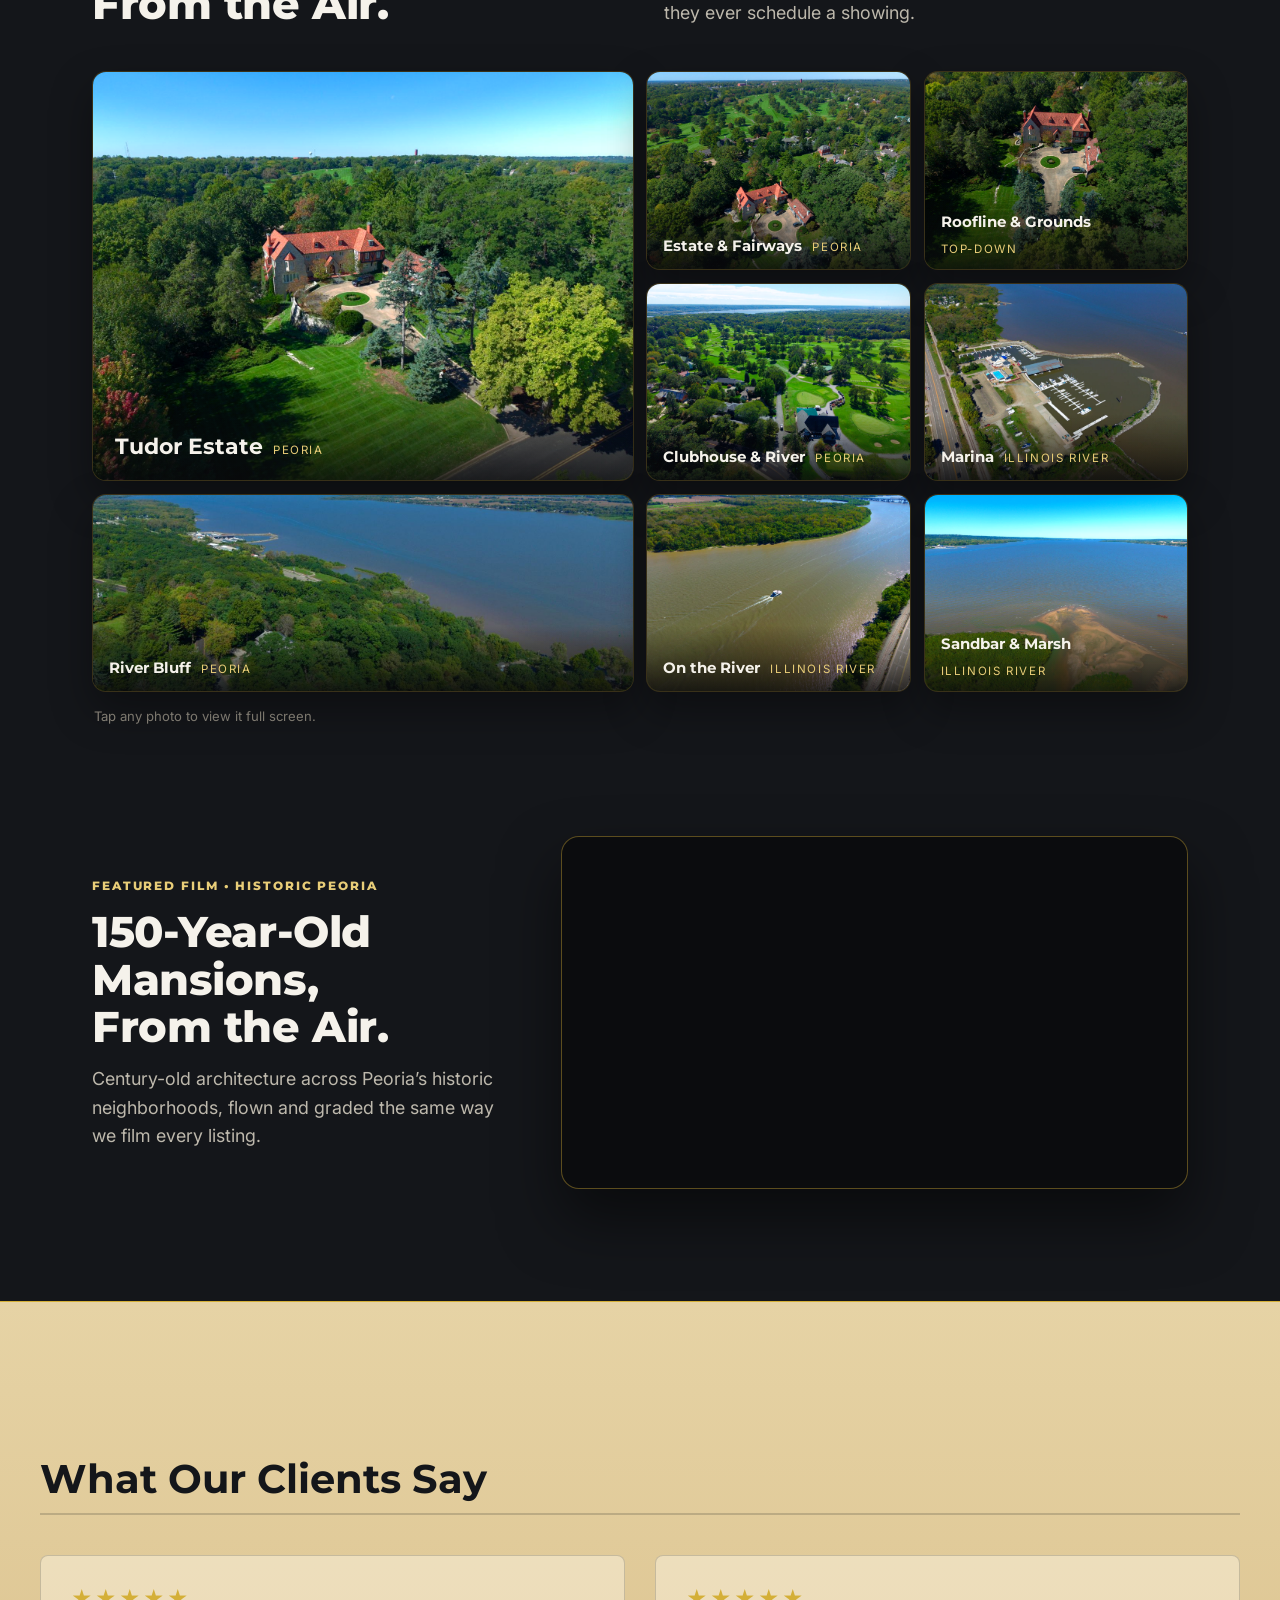
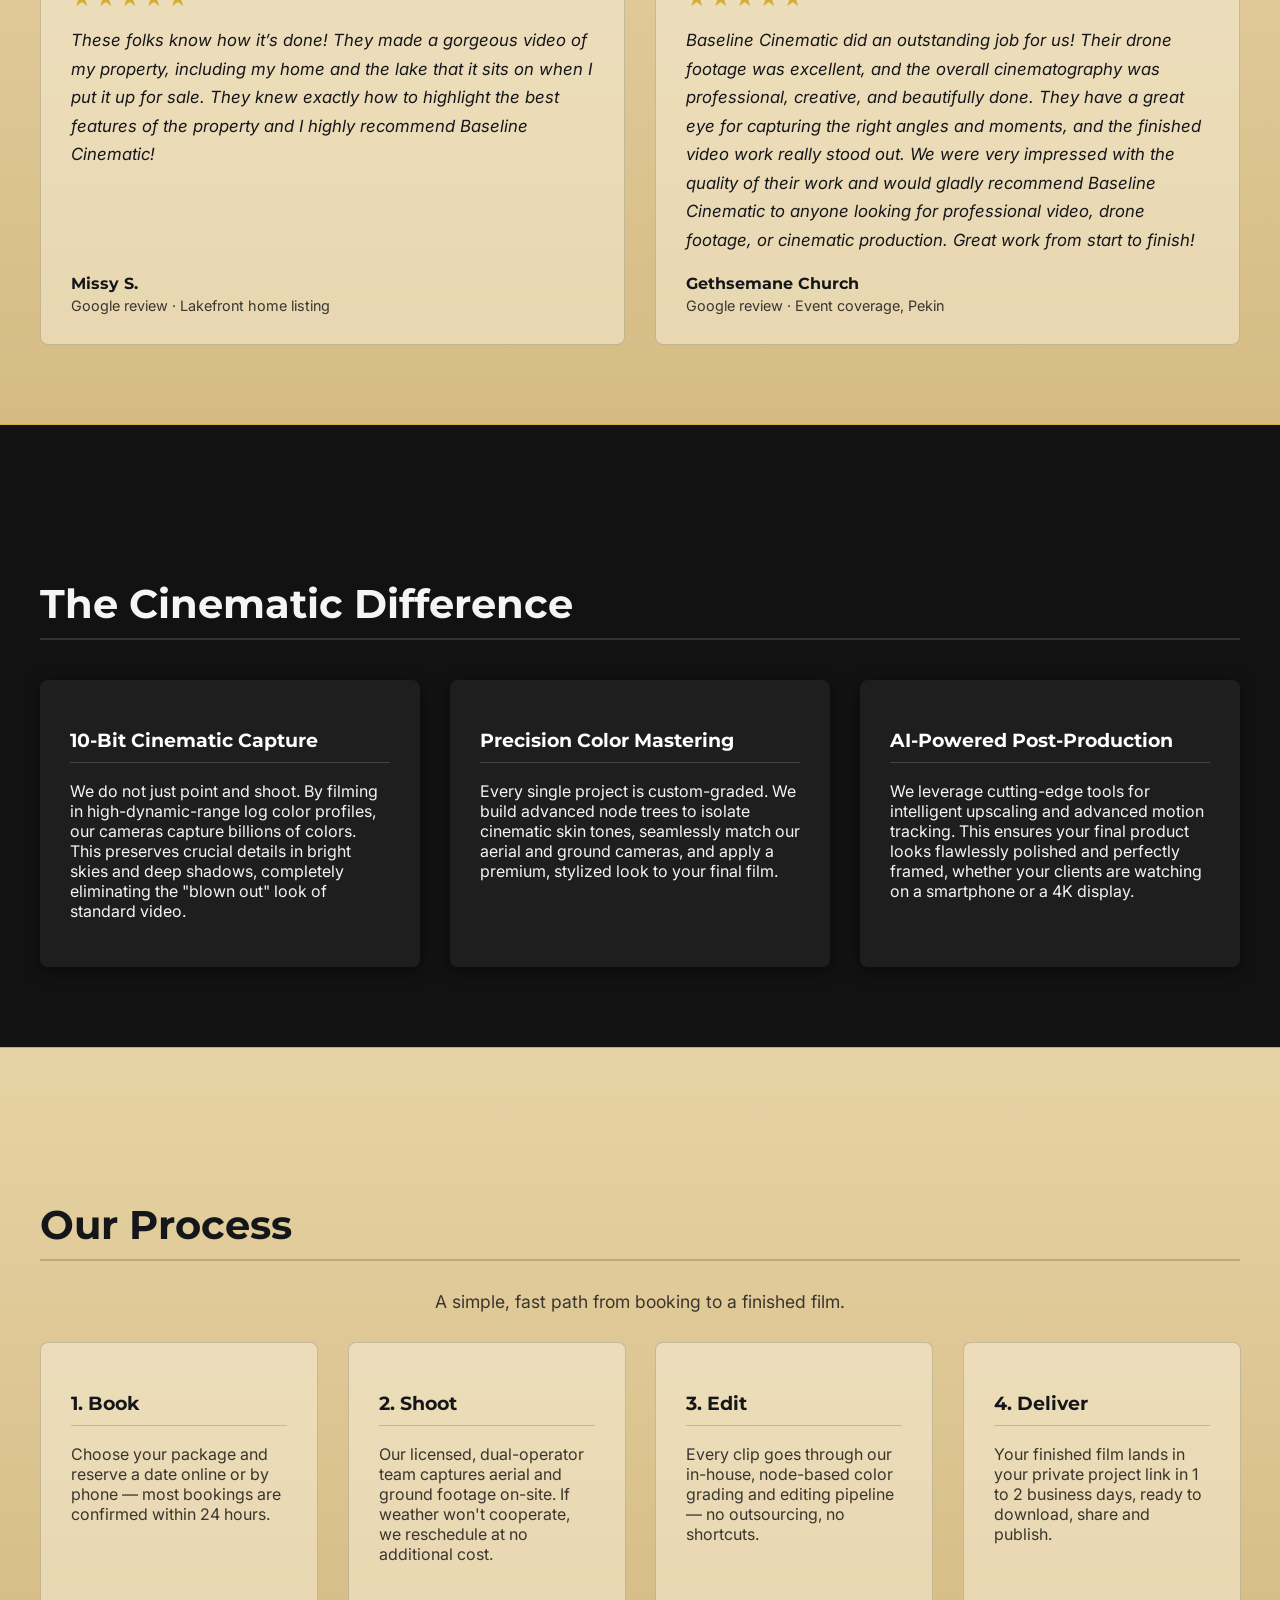
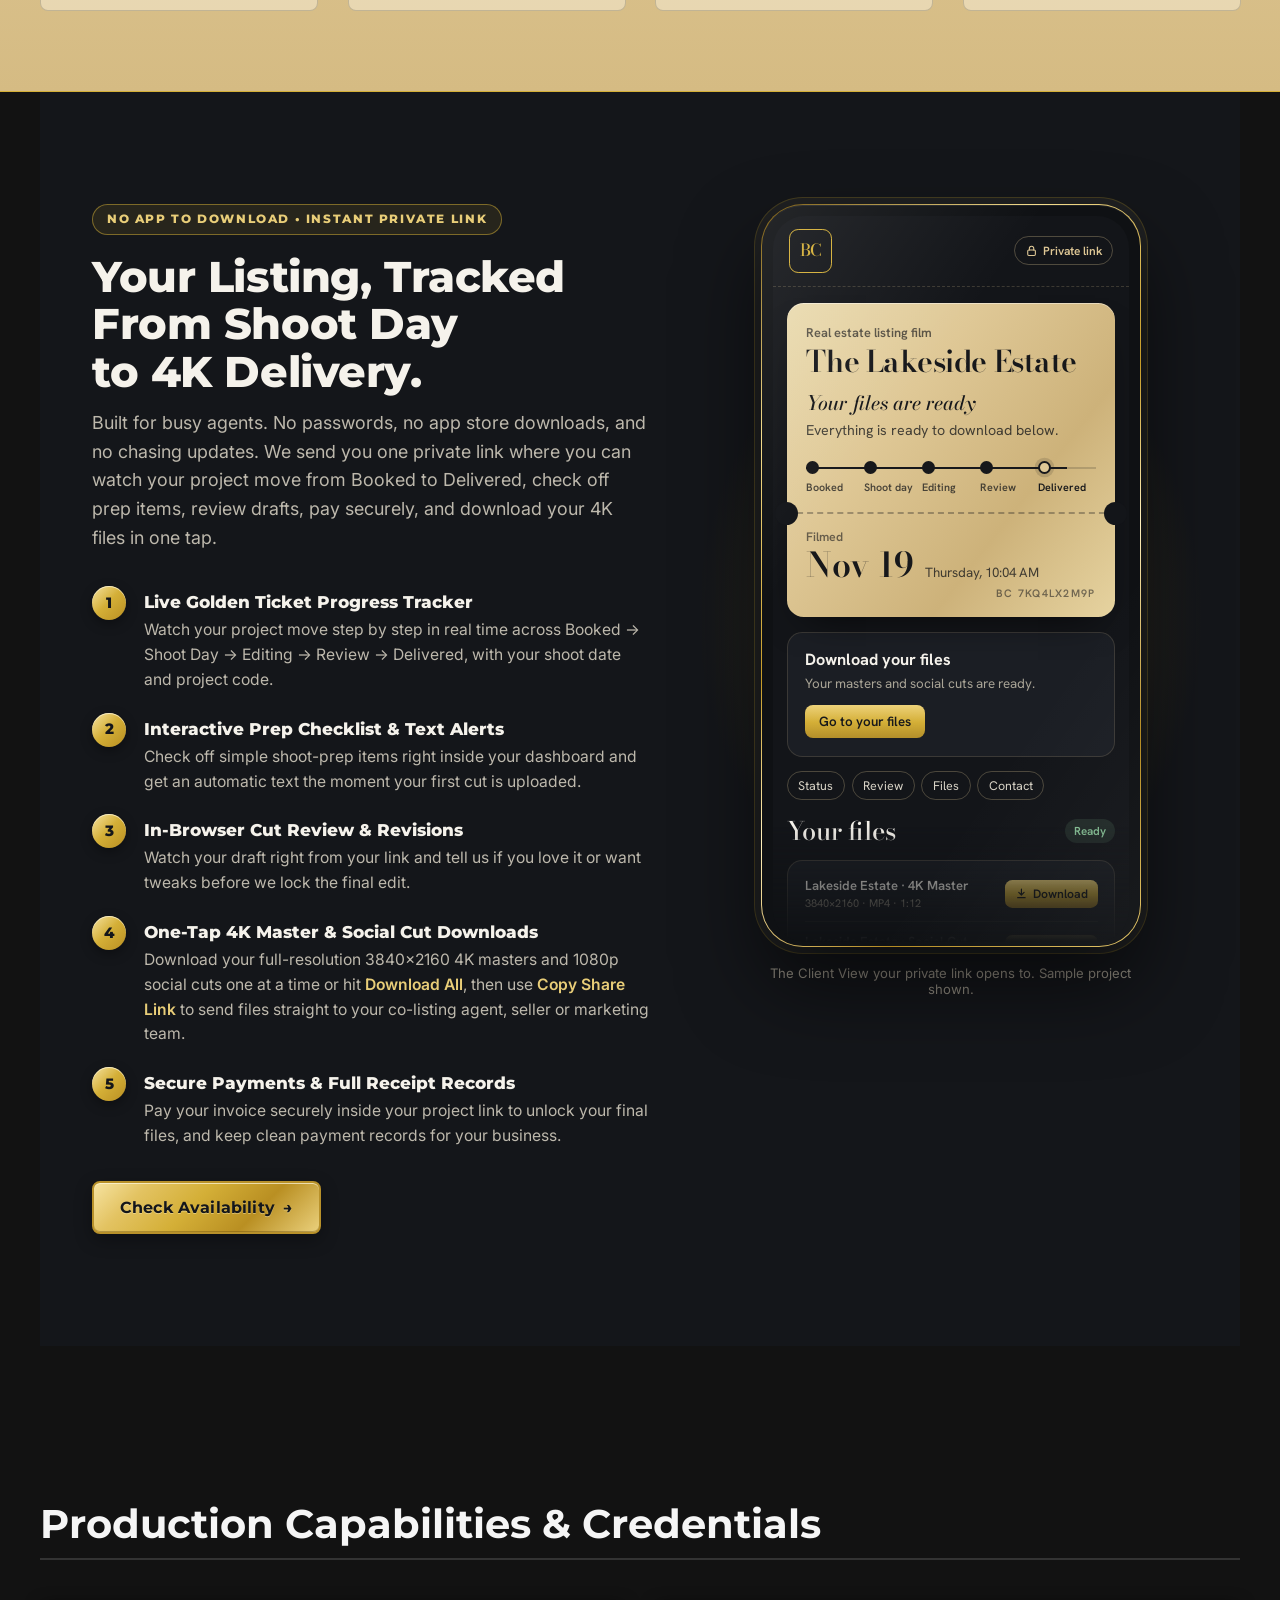
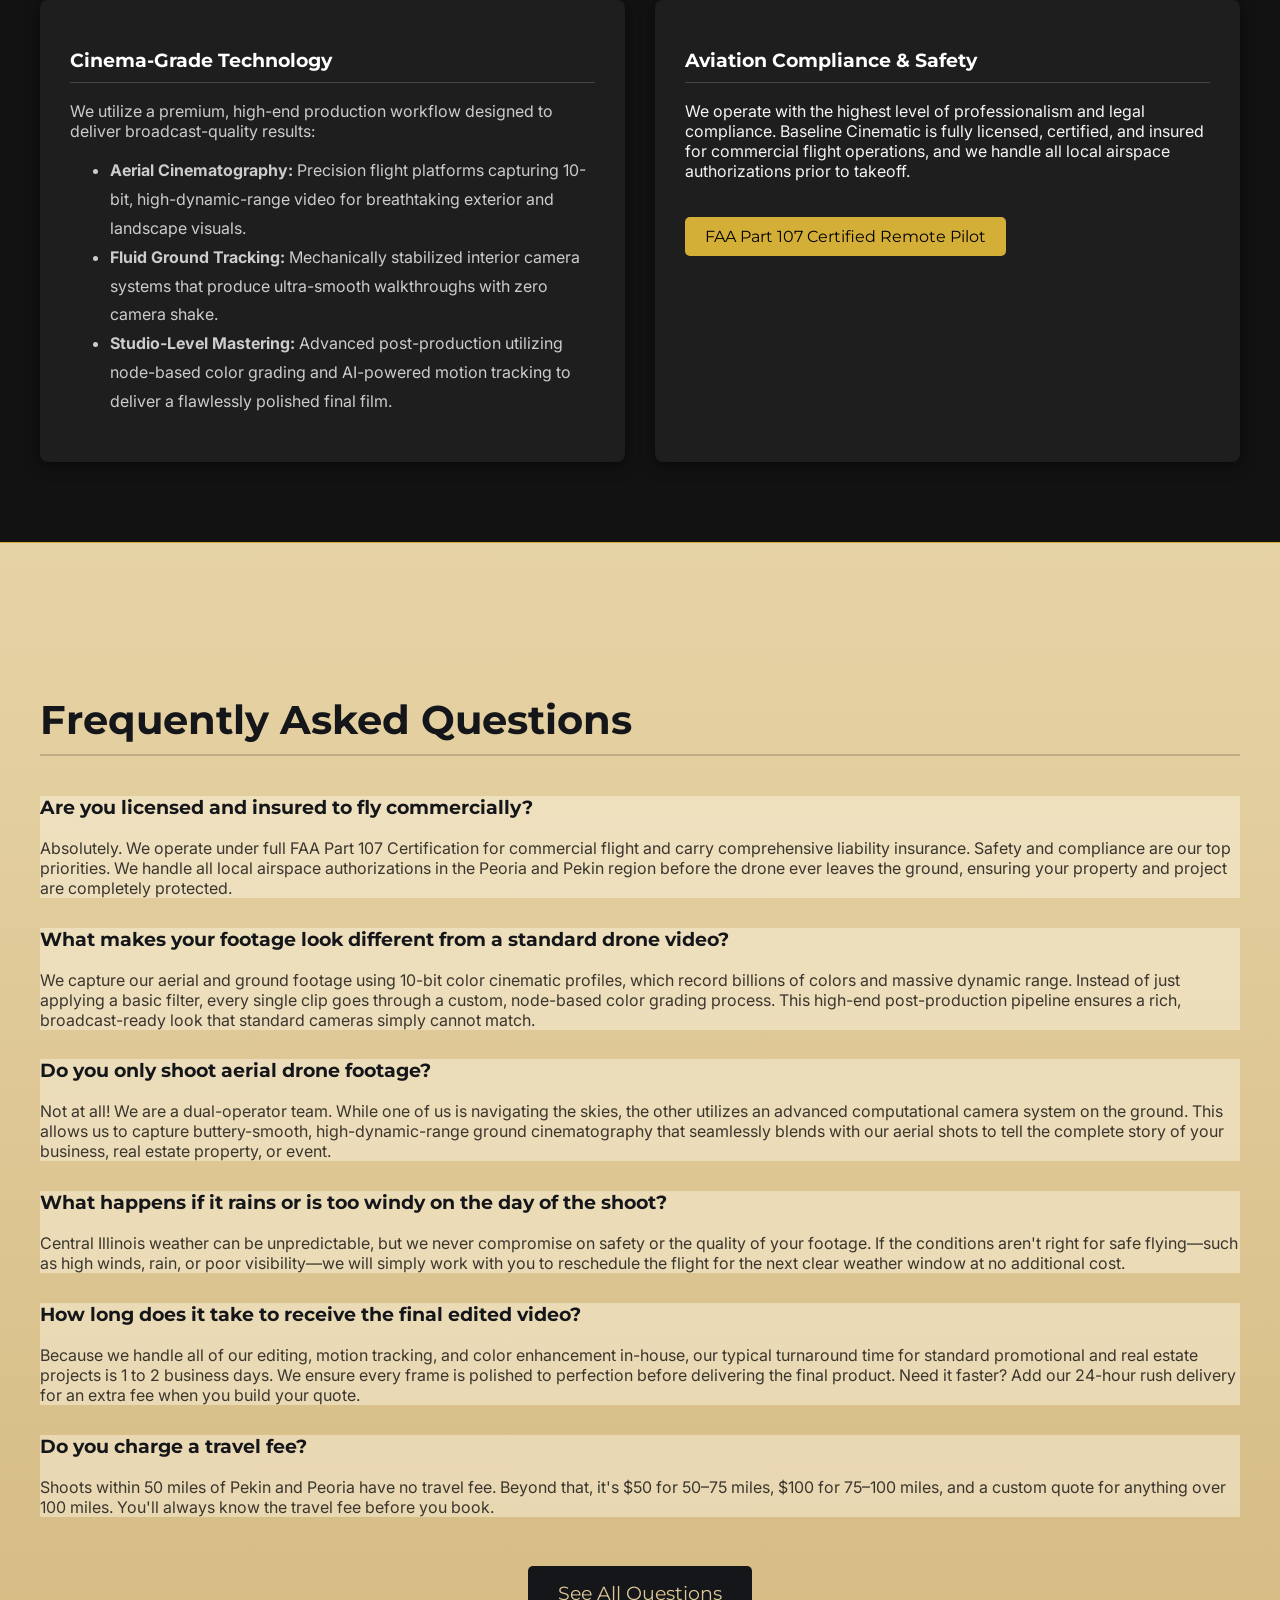
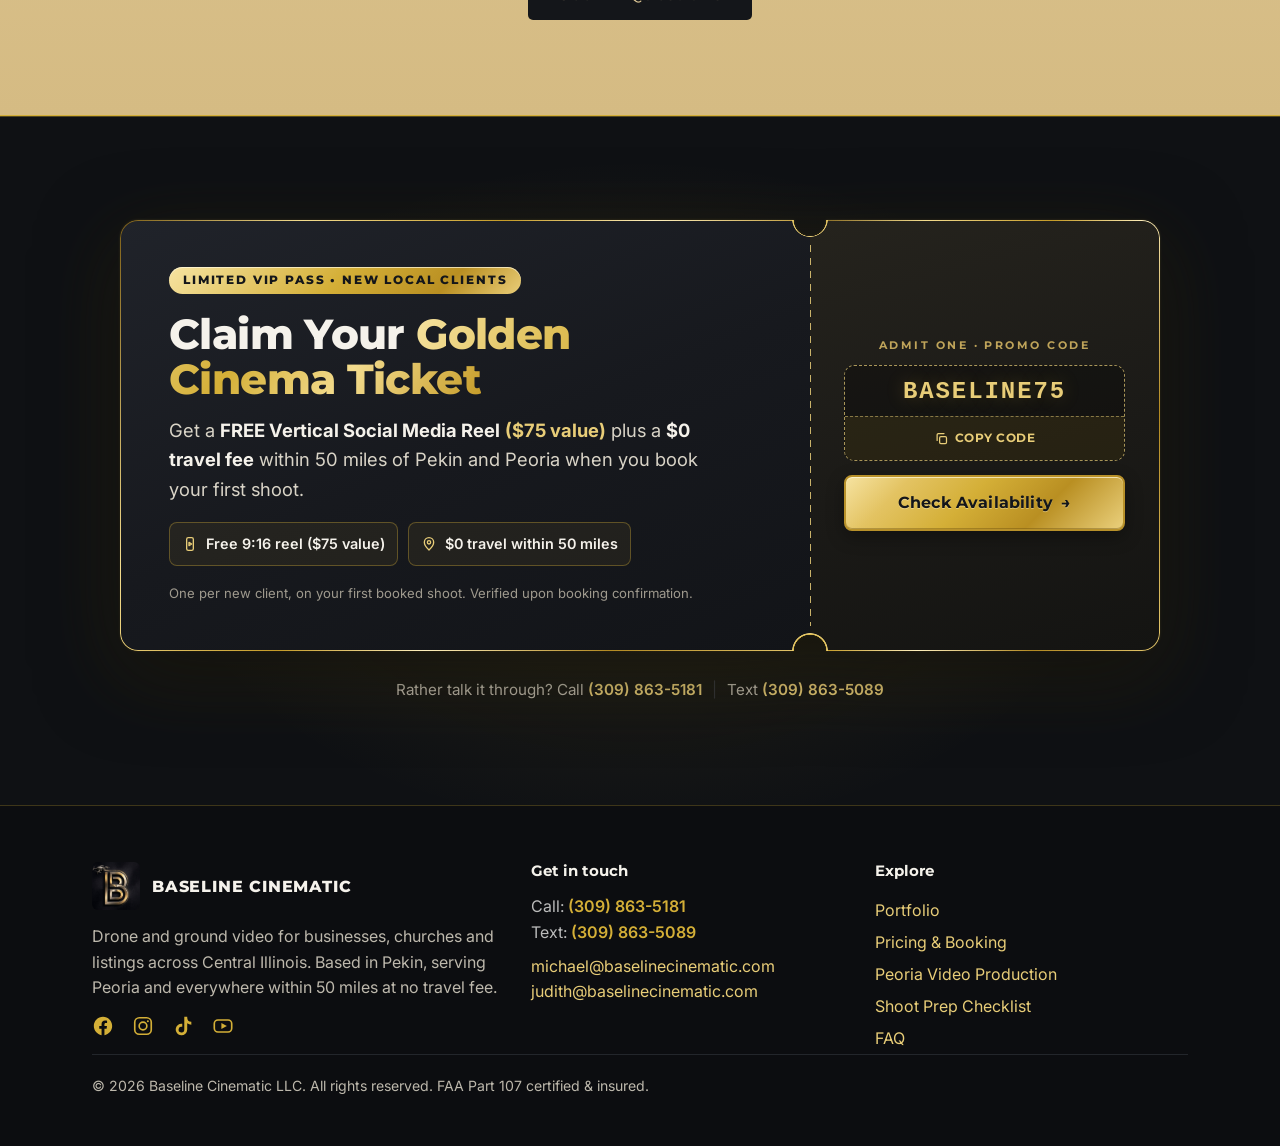
<file: real-estate.html>
<!DOCTYPE html>
<html lang="en">
<head>
    <script async src="https://www.googletagmanager.com/gtag/js?id=G-1135RW1V01"></script>
    <script>
      window.dataLayer = window.dataLayer || [];
      function gtag(){dataLayer.push(arguments);}
      gtag('js', new Date());
      gtag('config', 'G-1135RW1V01');
    </script>

    <meta charset="UTF-8">
    <meta name="viewport" content="width=device-width, initial-scale=1.0">
    <title>Real Estate Videography & Drone Tours | Baseline Cinematic</title>
    
    <meta name="description" content="Premium real estate videography, FAA-certified drone property tours, and high-end editing in Peoria and Central IL.">
    <meta name="author" content="Michael Cunningham">
    <meta name="robots" content="index, follow">
    
    <link rel="canonical" href="https://www.baselinecinematic.com/real-estate.html">
    <link rel="icon" href="favicon-gold.png" type="image/png">
    <link rel="apple-touch-icon" href="apple-touch-icon.png">

    <meta property="og:title" content="Real Estate Videography & Drone Tours | Baseline Cinematic">
    <meta property="og:description" content="Premium real estate videography, FAA-certified drone property tours, and high-end editing in Peoria and Central IL.">
    <meta property="og:image" content="https://www.baselinecinematic.com/share-preview.jpg">
    <meta property="og:url" content="https://www.baselinecinematic.com/real-estate.html">
    <meta property="og:type" content="website">

    <!-- Shared site content & launch-promo switch: values live in site-data.js,
         so changing a price, delivery time, or the promo end date only needs
         one edit there instead of touching every page. -->
    <script src="site-data.js"></script>
    <script src="promo-check.js"></script>
    <meta name="twitter:card" content="summary_large_image">

    <link rel="preconnect" href="https://fonts.googleapis.com">
    <link rel="preconnect" href="https://fonts.gstatic.com" crossorigin>
    <link href="https://fonts.googleapis.com/css2?family=Inter:wght@300;400;600&family=Montserrat:wght@700;800&family=Bodoni+Moda:ital,opsz,wght@0,6..96,500..600;1,6..96,500&family=Hanken+Grotesk:wght@500;600;700&display=swap" rel="stylesheet">

    <script type="application/ld+json">
    {
      "@context": "https://schema.org",
      "@type": "ProfessionalService",
      "name": "Baseline Cinematic",
      "founder": {
        "@type": "Person",
        "name": "Michael Cunningham"
      },
      "url": "https://www.baselinecinematic.com/",
      "email": "michael@baselinecinematic.com",
      "telephone": "+1-309-863-5181",
      "image": "https://www.baselinecinematic.com/share-preview.jpg",
      "description": "Premium real estate videography, FAA certified drone cinematography, stabilized ground tours, and professional color grading serving Central Illinois.",
      "address": {
        "@type": "PostalAddress",
        "addressLocality": "Pekin",
        "addressRegion": "IL",
        "addressCountry": "US"
      },
      "areaServed": [
        {"@type": "City", "name": "Peoria"},
        {
          "@type": "GeoCircle",
          "geoMidpoint": {
            "@type": "GeoCoordinates",
            "latitude": 40.5679,
            "longitude": -89.6534
          },
          "geoRadius": "80467"
        }
      ],
      "knowsAbout": [
        "Real Estate Videography",
        "Aerial Videography", 
        "Drone Cinematography", 
        "Color Grading", 
        "Property Tours"
      ]
    }
    </script>

    <style>
        /* Dark Theme & Smooth Scrolling */
        html {
            scroll-behavior: smooth;
        }
        body { 
            background-color: #121212; 
            color: #f5f5f5; 
            font-family: 'Inter', sans-serif; 
            margin: 0; 
            padding: 0; 
            overflow-x: hidden;
        }

        /* Apply Montserrat to all Headings and Buttons */
        h1, h2, h3, .nav-links a, .dropbtn, .btn, .slider-label, .cert-badge {
            font-family: 'Montserrat', sans-serif;
        }

        /* CUSTOM CINEMATIC SCROLLBAR */
        ::-webkit-scrollbar {
            width: 12px;
        }
        ::-webkit-scrollbar-track {
            background: #121212; 
        }
        ::-webkit-scrollbar-thumb {
            background: #333; 
            border-radius: 6px;
        }
        ::-webkit-scrollbar-thumb:hover {
            background: #d4af37; 
        }

        /* STICKY WRAPPER FOR BANNER & NAV */
        .sticky-wrapper {
            position: fixed;
            top: 0;
            width: 100%;
            z-index: 1000;
        }

        /* TOP PROMO BANNER */
        .top-banner {
            background-color: #d4af37;
            color: #000;
            text-align: center;
            padding: 10px 15px;
            font-size: 0.95rem;
            font-family: 'Montserrat', sans-serif;
            font-weight: 700;
            display: flex;
            justify-content: center;
            align-items: center;
            flex-wrap: wrap;
            gap: 10px;
            box-shadow: 0 2px 10px rgba(0,0,0,0.5);
        }
        .top-banner a {
            color: #000;
            text-decoration: underline;
            font-weight: 800;
            transition: opacity 0.2s ease;
        }
        .top-banner a:hover {
            opacity: 0.7;
        }

        /* NAVIGATION BAR */
        nav {
            width: 100%;
            background: rgba(0, 0, 0, 0.85);
            backdrop-filter: blur(10px);
            border-bottom: 1px solid #333;
            display: flex;
            align-items: center;
            justify-content: space-between; 
            padding: 10px 30px; 
            box-sizing: border-box;
            position: relative;
        }
        .nav-logo {
            display: flex;
            align-items: center;
            text-decoration: none;
        }
        .nav-logo img {
            height: 45px; 
            width: auto;
            border-radius: 4px; 
        }
        .nav-links {
            display: flex;
            align-items: center;
        }
        .nav-links a {
            color: #fff;
            text-decoration: none;
            margin: 0 15px;
            font-size: 1.1rem;
            transition: color 0.3s ease;
        }
        .nav-links a:hover {
            color: #d4af37;
        }
        
        /* HAMBURGER MENU BUTTON */
        .menu-toggle {
            display: none;
            background: none;
            border: none;
            color: #d4af37;
            font-size: 2rem;
            cursor: pointer;
        }

        /* DROPDOWN MENU STYLES */
        .dropdown {
            position: relative;
            display: inline-block;
        }
        .dropbtn {
            color: #fff;
            text-decoration: none;
            margin: 0 15px;
            font-size: 1.1rem;
            transition: color 0.3s ease;
            background: none;
            border: none;
            cursor: pointer;
            padding: 0;
        }
        .dropdown:hover .dropbtn {
            color: #d4af37;
        }
        .dropdown-content {
            display: none;
            position: absolute;
            background-color: rgba(0, 0, 0, 0.95);
            min-width: 220px;
            box-shadow: 0px 8px 16px 0px rgba(0,0,0,0.6);
            z-index: 1;
            border: 1px solid #333;
            border-radius: 4px;
            top: 100%;
            left: 15px;
        }
        .dropdown-content a {
            color: #fff;
            padding: 12px 16px;
            text-decoration: none;
            display: block;
            margin: 0;
            font-size: 1rem;
            border-bottom: 1px solid #222;
        }
        .dropdown-content a:last-child {
            border-bottom: none;
        }
        .dropdown-content a:hover {
            background-color: #222;
            color: #d4af37;
        }
        /* Desktop Hover Trigger */
        @media (min-width: 769px) {
            .dropdown:hover .dropdown-content {
                display: block;
            }
        }
        
        /* Hero Section */
        header { 
            min-height: 100dvh; 
            display: flex; 
            align-items: center; 
            justify-content: center; 
            text-align: center; 
            background: #000; 
            position: relative; 
            overflow: hidden; 
            padding: 20px;
        }
        .hero-video {
            position: absolute;
            top: 0;
            left: 0;
            width: 100%;
            height: 100%;
            object-fit: cover;
            z-index: 1;
        }
        .overlay {
            position: absolute;
            top: 0;
            left: 0;
            width: 100%;
            height: 100%;
            background: radial-gradient(70% 60% at 50% 50%, rgba(0,0,0,0.42), rgba(0,0,0,0.2) 70%), linear-gradient(to bottom, rgba(0,0,0,0.35), rgba(0,0,0,0.15) 40%, rgba(0,0,0,0.5));
            z-index: 2;
        }
        .hero-content { 
            z-index: 3; 
            position: relative;
            width: 100%;
        }

        h1 { 
            font-size: 4rem; 
            margin-bottom: 10px; 
            letter-spacing: 2px; 
            text-transform: uppercase; 
            text-shadow: 2px 2px 8px rgba(0,0,0,0.8);
            word-wrap: break-word;
        }
        p.tagline { 
            font-size: 1.2rem; 
            color: #ccc; 
            text-shadow: 1px 1px 5px rgba(0,0,0,0.8);
            font-weight: 300;
        }
        
        /* Content Sections */
        section { 
            padding: 120px 20px 80px; 
            max-width: 1200px; 
            margin: 0 auto; 
        }
        h2 { 
            font-size: 2.5rem; 
            border-bottom: 2px solid #333; 
            padding-bottom: 10px; 
            margin-bottom: 40px; 
        }
        .grid { 
            display: grid; 
            grid-template-columns: repeat(auto-fit, minmax(300px, 1fr)); 
            gap: 30px; 
        }
        .card { 
            background: #1e1e1e; 
            padding: 30px; 
            border-radius: 8px; 
            box-shadow: 0 4px 15px rgba(0,0,0,0.5); 
            transition: transform 0.3s ease, box-shadow 0.3s ease; 
        }
        .card:hover { 
            transform: translateY(-5px); 
            box-shadow: 0 8px 25px rgba(0,0,0,0.7);
        }
        .card h3 { 
            color: #fff; 
            border-bottom: 1px solid #444;
            padding-bottom: 10px;
        }
        ul {
            line-height: 1.8;
            color: #ccc;
        }

        /* PORTFOLIO SECTION */
        .portfolio-video-wrapper {
            background: #1e1e1e;
            padding: 30px;
            border-radius: 8px;
            box-shadow: 0 4px 15px rgba(0,0,0,0.5);
            margin-bottom: 60px;
            text-align: center;
        }
        .portfolio-text h3 {
            color: #fff;
            margin-top: 0;
            margin-bottom: 10px;
            font-size: 1.5rem;
        }
        .portfolio-text p {
            color: #ccc;
            font-size: 1.1rem;
            margin-bottom: 25px;
        }
        
        .iframe-container {
            position: relative;
            width: 100%;
            max-width: 900px;
            margin: 0 auto;
            aspect-ratio: 16 / 9;
        }
        .iframe-container iframe {
            position: absolute;
            top: 0;
            left: 0;
            width: 100%;
            height: 100%;
            border-radius: 6px;
            box-shadow: 0 8px 25px rgba(0,0,0,0.8);
            outline: none;
            border: none;
            background: #000;
        }

        /* Image Slider Section */
        .slider-wrapper {
            position: relative;
            width: 100%;
            max-width: 900px;
            margin: 0 auto;
            aspect-ratio: 16 / 9;
            overflow: hidden;
            border-radius: 8px;
            box-shadow: 0 8px 25px rgba(0,0,0,0.8);
        }
        .slider-image {
            position: absolute;
            top: 0;
            left: 0;
            width: 100%;
            height: 100%;
            object-fit: cover;
        }
        .img-before {
            clip-path: polygon(0 0, 50% 0, 50% 100%, 0 100%);
            z-index: 2;
        }
        .img-after {
            z-index: 1;
        }
        .slider-input {
            position: absolute;
            appearance: none;
            -webkit-appearance: none;
            width: 100%;
            height: 100%;
            background: transparent;
            outline: none;
            margin: 0;
            top: 0;
            left: 0;
            z-index: 10;
            cursor: pointer;
        }
        .slider-input::-webkit-slider-thumb {
            -webkit-appearance: none;
            appearance: none;
            width: 4px;
            height: 100vh;
            background: #fff;
            cursor: ew-resize;
            box-shadow: 0 0 10px rgba(0,0,0,0.5);
        }
        .slider-handle {
            position: absolute;
            top: 50%;
            left: 50%;
            transform: translate(-50%, -50%);
            width: 40px;
            height: 40px;
            background: #d4af37;
            border-radius: 50%;
            z-index: 5;
            display: flex;
            align-items: center;
            justify-content: center;
            pointer-events: none;
            color: #000;
            box-shadow: 0 2px 6px rgba(0,0,0,0.5);
        }
        .slider-handle::after {
            content: '↔';
            font-size: 20px;
        }
        .slider-label {
            position: absolute;
            bottom: 20px;
            padding: 8px 16px;
            background: rgba(0,0,0,0.7);
            color: #fff;
            border-radius: 4px;
            font-size: 0.9rem;
            pointer-events: none;
            z-index: 4;
            letter-spacing: 1px;
        }
        .label-before { left: 20px; }
        .label-after { right: 20px; }
        
        /* Buttons & Badges */
        .cert-badge { 
            background: #d4af37; 
            color: #000; 
            padding: 10px 20px; 
            border-radius: 5px; 
            display: inline-block; 
            margin-top: 20px; 
        }
        .btn {
            background: #d4af37;
            color: #000;
            padding: 15px 30px;
            text-decoration: none;
            border-radius: 5px;
            font-size: 1.2rem;
            transition: background 0.3s ease;
            margin-top: 20px;
            display: inline-block;
            border: none;
            cursor: pointer;
        }
        .btn:hover {
            background: #b5952f;
        }

        /* Contact Form */
        .contact-container {
            background: #1e1e1e;
            padding: 40px;
            border-radius: 8px;
            text-align: center;
            box-shadow: 0 4px 15px rgba(0,0,0,0.5);
        }
        .contact-container p {
            font-size: 1.2rem;
            color: #ccc;
            margin-bottom: 30px;
        }
        .contact-form {
            display: flex;
            flex-direction: column;
            gap: 20px;
            max-width: 600px;
            margin: 0 auto;
        }
        
        .contact-form input, .contact-form select, .contact-form textarea {
            width: 100%;
            padding: 15px;
            background: #2a2a2a;
            border: 1px solid #444;
            border-radius: 5px;
            color: #fff;
            font-size: 1rem;
            font-family: 'Inter', sans-serif;
            box-sizing: border-box;
            transition: border-color 0.3s ease;
        }
        .contact-form select {
            appearance: none;
            cursor: pointer;
            background-image: url('data:image/svg+xml;utf8,<svg fill="%23ffffff" height="24" viewBox="0 0 24 24" width="24" xmlns="http://www.w3.org/2000/svg"><path d="M7 10l5 5 5-5z"/><path d="M0 0h24v24H0z" fill="none"/></svg>');
            background-repeat: no-repeat;
            background-position-x: 97%;
            background-position-y: center;
        }
        .contact-form input:focus, .contact-form select:focus, .contact-form textarea:focus {
            outline: none;
            border-color: #d4af37;
        }
        .contact-form button {
            width: 100%;
        }
        
        /* FOOTER */
        footer { 
            text-align: center; 
            padding: 50px 20px; 
            background: #0a0a0a; 
            border-top: 1px solid #222; 
            color: #777;
        }
        .footer-content {
            display: flex;
            flex-direction: column;
            align-items: center;
            gap: 15px;
            margin-bottom: 20px;
        }
        .footer-links a {
            color: #d4af37;
            text-decoration: none;
            margin: 0 10px;
            transition: color 0.3s ease;
        }
        .footer-links a:hover {
            color: #fff;
        }

        /* SCROLL ANIMATION CSS */
        .fade-in {
            opacity: 0;
            transform: translateY(40px);
            transition: opacity 0.8s ease-out, transform 0.8s ease-out;
            will-change: opacity, transform;
        }
        .fade-in.visible {
            opacity: 1;
            transform: translateY(0);
        }
        .faq-item {
            margin-bottom: 30px;
        }

        /* PROMO SWITCH (see script in <head>) */
        .promo-only { display: none; }
        html.promo-active .promo-only { display: revert; }
        html.promo-active .after-promo { display: none; }

        /* MOBILE RESPONSIVE FIXES */
        @media (max-width: 768px) {
            .top-banner {
                font-size: 0.85rem;
                padding: 8px 10px;
            }
            .menu-toggle {
                display: block; /* Show hamburger icon */
            }
            nav {
                flex-wrap: wrap; 
                padding: 15px 20px;
            }
            .nav-logo {
                margin-bottom: 0; 
            }
            .nav-logo img {
                height: 40px;
            }
            .nav-links {
                display: none; /* Hide links initially */
                width: 100%;
                flex-direction: column;
                background: rgba(0, 0, 0, 0.95);
                position: absolute;
                top: 100%;
                left: 0;
                padding: 10px 0;
                border-top: 1px solid #333;
            }
            .nav-links.nav-active {
                display: flex; /* Show when active */
            }
            .nav-links a, .dropbtn {
                font-size: 1rem;
                margin: 10px 20px;
                display: block;
            }
            .dropdown {
                width: 100%;
            }
            .dropbtn {
                text-align: center;
                width: calc(100% - 40px);
            }
            .dropdown-content {
                position: static;
                display: none;
                box-shadow: none;
                border: none;
                background: none;
                padding-left: 20px;
            }
            h1 {
                font-size: 2.2rem; 
                letter-spacing: 1px;
            }
            p.tagline {
                font-size: 1rem;
            }
            section {
                padding: 160px 15px 50px; 
            }
            h2 {
                font-size: 2rem;
            }
            .portfolio-video-wrapper {
                padding: 15px;
            }
            .grid {
                grid-template-columns: 1fr; 
            }
        }
    </style>
    <link rel="stylesheet" href="site-ui.css">
    <link rel="stylesheet" href="site-v2.css">
</head>
<body ontouchstart="">

    <!-- HEADER: slim promo bar, logo, Check Availability button, menu drawer (styles: site-v2.css, behavior: site-nav.js) -->
    <div class="sticky-wrapper bc-top" id="site-top">
        <div class="bc-promo">
            <span class="promo-only">New clients: listing tours from $199, plus a free vertical reel on your first shoot.<a href="quote.html?promo=BASELINE75">Claim your Golden Cinema Ticket</a></span>
            <span class="after-promo">New clients: a free vertical social reel with your first shoot.<a href="quote.html?voucher=1">Claim it</a></span>
        </div>
        <div class="bc-bar">
            <a class="bc-logo" href="index.html"><img src="share-preview.jpg" alt="" width="44" height="44"><span>BASELINE CINEMATIC</span></a>
            <div class="bc-bar-actions">
                <a class="bc-btn bc-btn-quote bc-btn-sm" href="quote.html">Check Availability</a>
                <button type="button" class="bc-burger" aria-expanded="false" aria-controls="bc-drawer" aria-label="Open menu"><span></span><span></span><span></span></button>
            </div>
        </div>
    </div>
    <div class="bc-drawer" id="bc-drawer" hidden>
        <div class="bc-drawer-backdrop" data-close></div>
        <div class="bc-drawer-panel" role="dialog" aria-modal="true" aria-label="Site menu">
            <div class="bc-drawer-head"><span>Menu</span><button type="button" class="bc-drawer-close" data-close aria-label="Close menu">×</button></div>
            <nav aria-label="Main">
                <a href="commercial.html">Commercial &amp; Brand</a>
                <a href="real-estate.html">Real Estate Media</a>
                <a href="quote.html">Pricing &amp; Booking <small>Instant quote</small></a>
                <a href="commercial.html#portfolio">Portfolio</a>
                <a href="faq.html">FAQ</a>
                <a href="about.html">About Us</a>
                <a href="peoria-video-production.html">Peoria Video Production</a>
            </nav>
            <a class="bc-btn bc-btn-quote" href="quote.html">Check Availability</a>
            <div class="bc-drawer-contact">
                Call: <a href="tel:+13098635181" data-field="business.phoneDisplay" data-href-field="business.phoneHref">(309) 863-5181</a><br>
                Text: <a href="sms:+13098635089?&amp;body=Hi%20Baseline%20Cinematic%2C%20I%27d%20like%20to%20inquire%20about%20a%20video%20shoot." data-field="business.textDisplay" data-href-field="business.textHref">(309) 863-5089</a><br>
                <a href="mailto:michael@baselinecinematic.com" data-field="business.email" data-href-field="business.emailHref">michael@baselinecinematic.com</a>
            </div>
        </div>
    </div>

    <header>
        <!-- Hero: 1920 Susan Hope Drive, Pekin. 22-second loop cut in DaVinci Resolve (Speed Warp ramps, push-ins, warm grade). -->
        <video autoplay muted loop playsinline preload="auto" poster="re-hero-poster.jpg" class="hero-video" aria-label="Video tour of 1920 Susan Hope Drive, a lakefront home in Pekin, Illinois">
            <source src="re-hero-720.mp4" type="video/mp4" media="(max-width: 820px)">
            <source src="re-hero-1080.mp4" type="video/mp4">
        </video>
        
        <div class="overlay"></div>

        <div class="hero-content">
            <h1>Listings That Sell Themselves</h1>
            <p class="tagline">Premium Real Estate Videography & Aerial Property Tours</p>
        </div>
    </header>

    <!-- LISTING SPOTLIGHT: 1920 Susan Hope Drive on TikTok (styles: site-v2.css section 12, behavior: proof-slider.js) -->
        <div class="bc-sec s-cinema bc-ba-sec" id="listing-proof" role="region" aria-labelledby="listing-proof-h">
            <div class="bc-wrap">
                <div class="bc-ba-head">
                    <span class="bc-ba-eyebrow">Real Estate Proof &bull; 4K Property Walkthroughs</span>
                    <h2 class="bc-h2" id="listing-proof-h">Making Local Listings Impossible to Scroll Past.</h2>
                    <p class="bc-lead">A 4-bed, 4-bath private lake home in Pekin. Smooth gimbal walkthrough plus 4K drone, cut for vertical: one listing video, 32,800 views.</p>
                </div>
                <figure class="bc-ba-card">
                    <div class="bc-ba-stage is-soft" data-ba="listing-walkthrough">
                        <div class="bc-ba-layer is-before">
                            <img class="bc-ba-bg" src="proof-bg-pekin-home.jpg" alt="" aria-hidden="true" loading="lazy" decoding="async">
                            <div class="bc-ba-panel">
                                <span class="bc-ba-tag">Before<span class="bc-ba-more"> &middot; Typical listing clip</span></span>
                                <p class="bc-ba-num">300&ndash;800</p>
                                <p class="bc-ba-unit">views</p>
                                <ul class="bc-ba-stats"><li>Static photos</li><li>Stock music</li><li>No aerials</li></ul>
                            </div>
                        </div>
                        <div class="bc-ba-layer is-after">
                            <img class="bc-ba-bg" src="proof-bg-pekin-home.jpg" alt="" aria-hidden="true" loading="lazy" decoding="async">
                            <div class="bc-ba-panel">
                                <span class="bc-ba-tag">After<span class="bc-ba-more"> &middot; Baseline 4K walkthrough</span></span>
                                <p class="bc-ba-num" data-count="32800">32.8K</p>
                                <p class="bc-ba-unit">views on one listing video</p>
                                <ul class="bc-ba-stats"><li>4K drone</li><li>Gimbal walkthrough</li><li>Pekin, IL</li></ul>
                                <span class="bc-ba-proof is-tile"><img src="proof-tiktok-after.jpg" alt="Our TikTok: 1920 Susan Hope Drive, Pekin, 32.8K views" width="848" height="868" loading="lazy"></span>
                            </div>
                        </div>
                        <div class="bc-ba-line" aria-hidden="true"></div>
                        <div class="bc-ba-knob" aria-hidden="true"><svg viewBox="0 0 24 24" fill="none" stroke="currentColor" stroke-width="2.6" stroke-linecap="round" stroke-linejoin="round"><path d="M9 7l-5 5 5 5M15 7l5 5-5 5"/></svg></div>
                        <span class="bc-ba-drag" aria-hidden="true">Drag to compare</span>
                        <input class="bc-ba-range" type="range" min="0" max="100" value="50" aria-label="Compare a typical listing clip with our Pekin walkthrough: drag or use the arrow keys">
                    </div>
                    <div class="bc-ba-legend">
                        <div class="bc-ba-side">
                            <span class="bc-ba-badge">Typical Listing Clips &bull; ~300&ndash;800 Views</span>
                            <p>Standard static property walkthroughs that blend into the feed.</p>
                        </div>
                        <div class="bc-ba-side is-after">
                            <span class="bc-ba-badge is-gold">Baseline 4K Walkthrough &bull; 25K&ndash;32.8K Views</span>
                            <p>Gimbal and 4K drone storytelling reaching <strong>25,000 to 32,800 views</strong> on a single listing video.</p>
                        </div>
                    </div>
                    <figcaption class="bc-ba-source">
                        <span>After: our TikTok profile, November 2026. Before: typical range for a standard listing clip.</span>
                        <button type="button" class="bc-ba-open" data-ba-open><svg viewBox="0 0 24 24" fill="none" stroke="currentColor" stroke-width="2" stroke-linecap="round" stroke-linejoin="round" aria-hidden="true"><rect x="3" y="4" width="18" height="16" rx="2"/><path d="M3 15l5-5 4 4 3-3 6 6"/><circle cx="15.5" cy="8.5" r="1.5"/></svg>View the original screenshots</button>
                    </figcaption>
                    <template class="bc-ba-receipts" data-title="Pekin home walkthrough on TikTok">
                            <figure><img src="proof-tiktok-after.jpg" alt="Our TikTok profile: 1920 Susan Hope Drive, Pekin, 32.8K views" loading="lazy"><figcaption><strong>After:</strong> 1920 Susan Hope Drive, Pekin. 32.8K views on TikTok.</figcaption></figure>
                    </template>
                </figure>
                <ul class="bc-kpis" aria-label="1920 Susan Hope Drive results">
                    <li class="bc-kpi"><strong data-count="32800">32.8K</strong><span>Views on the 1920 Susan Hope Drive walkthrough</span></li>
                    <li class="bc-kpi"><strong>#1</strong><span>Our most-watched video out of 22 on TikTok</span></li>
                    <li class="bc-kpi"><strong data-count="3" data-suffix="x">3x</strong><span>The views of our next-best video (10.2K)</span></li>
                    <li class="bc-kpi"><strong data-count="8" data-suffix="x+">8x+</strong><span>The views of our average TikTok</span></li>
                </ul>
                <p class="bc-kpis-note">From the Baseline Cinematic TikTok profile, November 2026: 84K+ views across 22 videos.</p>
            </div>
        </div>

    <section id="services" class="s-paper-band">
        <h2 class="fade-in">Our Services</h2>
        <div class="grid">
            <div class="card fade-in">
                <h3>Commercial Brand Films</h3>
                <p>Tell your company's story. We produce 10-bit cinematic overviews for local businesses, dealerships, and attractions, combining sweeping aerials with smooth ground tracking to elevate your brand.</p>
            </div>
            <div class="card fade-in">
                <h3>Real Estate Media</h3>
                <p>Give your listings the premium treatment. Our seamless aerial-to-ground property tours and custom color grading make homes stand out in a crowded market.</p>
            </div>
            <div class="card fade-in">
                <h3>Social Media Retainers</h3>
                <p>Stay relevant without the stress. We drop by your business monthly to capture and edit a steady stream of high-retention, vertical video reels optimized for Instagram and TikTok.</p>
            </div>
        </div>
    </section>

    <!-- AERIAL PHOTOGRAPHY (Michael's stills). Tap a photo: gallery-lightbox.js. Styles: site-v2.css section 13 -->
    <div class="bc-sec s-cinema bc-aerial-sec" id="aerial-gallery" role="region" aria-labelledby="aerial-gallery-h">
        <div class="bc-wrap">
            <div class="bc-aerial-head">
                <div>
                    <span class="bc-ba-eyebrow">Aerial Photography &bull; FAA Part 107 Certified</span>
                    <h2 class="bc-h2" id="aerial-gallery-h">Every Listing, From the Air.</h2>
                </div>
                <p class="bc-lead">High-resolution aerial stills come with every property video, so buyers see the lot, the roofline and the neighborhood before they ever schedule a showing.</p>
            </div>
            <div class="photo-gallery bc-aerials">
                    <figure class="photo-tile bc-aerial is-feature"><img src="aerial-estate-front.jpg" alt="Aerial view of a red-tile-roof Tudor estate with striped lawn and circular drive in Peoria, Illinois" loading="lazy" width="1400" height="1050" tabindex="0" role="button" aria-label="Enlarge photo: Aerial view of a red-tile-roof Tudor estate with striped lawn and circular drive in Peoria, Illinois"><figcaption><strong>Tudor Estate</strong><span>Peoria</span></figcaption></figure>
                    <figure class="photo-tile bc-aerial "><img src="aerial-estate-golf.jpg" alt="Drone view of a red-roof estate with a golf course stretching out behind it in Peoria" loading="lazy" width="1400" height="1050" tabindex="0" role="button" aria-label="Enlarge photo: Drone view of a red-roof estate with a golf course stretching out behind it in Peoria"><figcaption><strong>Estate &amp; Fairways</strong><span>Peoria</span></figcaption></figure>
                    <figure class="photo-tile bc-aerial "><img src="aerial-estate-top.jpg" alt="Top-down aerial of an estate roofline, circular drive and manicured grounds" loading="lazy" width="1400" height="1050" tabindex="0" role="button" aria-label="Enlarge photo: Top-down aerial of an estate roofline, circular drive and manicured grounds"><figcaption><strong>Roofline &amp; Grounds</strong><span>Top-down</span></figcaption></figure>
                    <figure class="photo-tile bc-aerial "><img src="aerial-clubhouse-golf.jpg" alt="Aerial view of a Peoria golf clubhouse and fairways with the Illinois River in the distance" loading="lazy" width="1400" height="1050" tabindex="0" role="button" aria-label="Enlarge photo: Aerial view of a Peoria golf clubhouse and fairways with the Illinois River in the distance"><figcaption><strong>Clubhouse &amp; River</strong><span>Peoria</span></figcaption></figure>
                    <figure class="photo-tile bc-aerial "><img src="aerial-marina.jpg" alt="Aerial view of a marina and boat slips on the Illinois River near Peoria" loading="lazy" width="1400" height="1050" tabindex="0" role="button" aria-label="Enlarge photo: Aerial view of a marina and boat slips on the Illinois River near Peoria"><figcaption><strong>Marina</strong><span>Illinois River</span></figcaption></figure>
                    <figure class="photo-tile bc-aerial is-wide"><img src="aerial-river-bluff.jpg" alt="Drone view along the bluff toward the Illinois River and marina" loading="lazy" width="1400" height="1050" tabindex="0" role="button" aria-label="Enlarge photo: Drone view along the bluff toward the Illinois River and marina"><figcaption><strong>River Bluff</strong><span>Peoria</span></figcaption></figure>
                    <figure class="photo-tile bc-aerial "><img src="aerial-river-boat.jpg" alt="Boat cruising the Illinois River with a bridge in the distance, aerial view" loading="lazy" width="1400" height="1050" tabindex="0" role="button" aria-label="Enlarge photo: Boat cruising the Illinois River with a bridge in the distance, aerial view"><figcaption><strong>On the River</strong><span>Illinois River</span></figcaption></figure>
                    <figure class="photo-tile bc-aerial "><img src="aerial-sandbar.jpg" alt="Illinois River sandbar and marshland seen from a drone" loading="lazy" width="1400" height="1050" tabindex="0" role="button" aria-label="Enlarge photo: Illinois River sandbar and marshland seen from a drone"><figcaption><strong>Sandbar &amp; Marsh</strong><span>Illinois River</span></figcaption></figure>
            </div>
            <p class="bc-aerial-hint">Tap any photo to view it full screen.</p>
        </div>
    </div>

    <!-- FEATURED PROPERTY FILM (one video) -->
    <div class="bc-sec s-cinema bc-film-sec" id="portfolio" role="region" aria-labelledby="portfolio-h">
        <div class="bc-wrap">
            <div class="bc-film">
                <div class="bc-film-copy">
                    <span class="bc-ba-eyebrow">Featured Film &bull; Historic Peoria</span>
                    <h2 class="bc-h2" id="portfolio-h">150-Year-Old Mansions, From the Air.</h2>
                    <p class="bc-lead">Century-old architecture across Peoria&rsquo;s historic neighborhoods, flown and graded the same way we film every listing.</p>
                </div>
                <div class="bc-film-frame">
                    <iframe loading="lazy" src="https://www.youtube.com/embed/lOHeRYUJ5iU?rel=0&amp;modestbranding=1" title="Exploring 150-Year-Old Mansions You Didn't Know Existed in Peoria!" allow="accelerometer; autoplay; clipboard-write; encrypted-media; gyroscope; picture-in-picture; web-share" allowfullscreen></iframe>
                </div>
            </div>
        </div>
    </div>

    <!-- CLIENT REVIEWS (copied word-for-word from Google) -->
    <section id="reviews" class="s-paper-band">
        <h2 class="fade-in">What Our Clients Say</h2>
        <div class="reviews-grid">
            <figure class="review-card fade-in">
                <div class="review-stars" aria-label="5 out of 5 stars">★★★★★</div>
                <blockquote>These folks know how it’s done! They made a gorgeous video of my property, including my home and the lake that it sits on when I put it up for sale. They knew exactly how to highlight the best features of the property and I highly recommend Baseline Cinematic!</blockquote>
                <figcaption><strong>Missy S.</strong><span>Google review · Lakefront home listing</span></figcaption>
            </figure>
            <figure class="review-card fade-in">
                <div class="review-stars" aria-label="5 out of 5 stars">★★★★★</div>
                <blockquote>Baseline Cinematic did an outstanding job for us! Their drone footage was excellent, and the overall cinematography was professional, creative, and beautifully done. They have a great eye for capturing the right angles and moments, and the finished video work really stood out. We were very impressed with the quality of their work and would gladly recommend Baseline Cinematic to anyone looking for professional video, drone footage, or cinematic production. Great work from start to finish!</blockquote>
                <figcaption><strong>Gethsemane Church</strong><span>Google review · Event coverage, Pekin</span></figcaption>
            </figure>
        </div>
    </section>

    <section id="production-value">
        <h2 class="fade-in">The Cinematic Difference</h2>
        <div class="grid">
            <div class="card fade-in">
                <h3>10-Bit Cinematic Capture</h3>
                <p>We do not just point and shoot. By filming in high-dynamic-range log color profiles, our cameras capture billions of colors. This preserves crucial details in bright skies and deep shadows, completely eliminating the "blown out" look of standard video.</p>
            </div>
            <div class="card fade-in">
                <h3>Precision Color Mastering</h3>
                <p>Every single project is custom-graded. We build advanced node trees to isolate cinematic skin tones, seamlessly match our aerial and ground cameras, and apply a premium, stylized look to your final film.</p>
            </div>
            <div class="card fade-in">
                <h3>AI-Powered Post-Production</h3>
                <p>We leverage cutting-edge tools for intelligent upscaling and advanced motion tracking. This ensures your final product looks flawlessly polished and perfectly framed, whether your clients are watching on a smartphone or a 4K display.</p>
            </div>
        </div>
    </section>

    <section id="process" class="s-paper-band">
        <h2 class="fade-in" data-field="process.heading">Our Process</h2>
        <p class="fade-in" style="text-align: center; color: #ccc; margin-top: -10px; margin-bottom: 30px; font-size: 1.1rem;" data-field="process.subheading">A simple, fast path from booking to a finished film.</p>
        <div class="grid">
            <div class="card fade-in">
                <h3 data-field="process.step1Title">1. Book</h3>
                <p data-field="process.step1Desc">Choose your package and reserve a date online or by phone — most bookings are confirmed within 24 hours.</p>
            </div>
            <div class="card fade-in">
                <h3 data-field="process.step2Title">2. Shoot</h3>
                <p data-field="process.step2Desc">Our licensed, dual-operator team captures aerial and ground footage on-site. If weather won't cooperate, we reschedule at no additional cost.</p>
            </div>
            <div class="card fade-in">
                <h3 data-field="process.step3Title">3. Edit</h3>
                <p data-field="process.step3Desc">Every clip goes through our in-house, node-based color grading and editing pipeline — no outsourcing, no shortcuts.</p>
            </div>
            <div class="card fade-in">
                <h3 data-field="process.step4Title">4. Deliver</h3>
                <p data-field="process.step4Desc">Your finished film lands in your inbox in 1 to 2 business days, ready to publish.</p>
            </div>
        </div>
    </section>

    <!-- CLIENT PORTAL SHOWCASE (cinema, same block as index.html): private project link perk (styles: site-v2.css section 14). Mock-up of the Client View only, with sample project data. -->
    <section class="bc-sec s-cinema bc-portal-sec" id="client-portal" aria-labelledby="re-portal-h">
        <div class="bc-wrap bc-portal">
            <div class="bc-portal-head">
                <span class="bc-portal-badge">No App to Download &bull; Instant Private Link</span>
                <h2 class="bc-h2" id="re-portal-h">Your Listing, Tracked From Shoot Day to 4K Delivery.</h2>
                <p class="bc-lead">Built for busy agents. No passwords, no app store downloads, and no chasing updates. We send you one private link where you can watch your project move from Booked to Delivered, check off prep items, review drafts, pay securely, and download your 4K files in one tap.</p>
            </div>

            <figure class="bc-portal-phone">
                <div class="bc-portal-screen" role="img" aria-label="The Baseline Cinematic client portal on a phone: a gold ticket for the project The Lakeside Estate, marked Delivered, with 4K files ready to download">
                    <div class="pp-bar" aria-hidden="true">
                        <span class="pp-logo">BC</span>
                        <span class="pp-private"><svg viewBox="0 0 24 24" fill="none" stroke="currentColor" stroke-width="2" stroke-linecap="round" stroke-linejoin="round"><rect x="5" y="11" width="14" height="10" rx="2"/><path d="M8 11V8a4 4 0 0 1 8 0v3"/></svg>Private link</span>
                    </div>
                    <div class="pp-body" aria-hidden="true">
                        <div class="pp-ticket">
                            <div class="pp-main">
                                <p class="pp-service">Real estate listing film</p>
                                <p class="pp-title">The Lakeside Estate</p>
                                <p class="pp-status">Your files are ready</p>
                                <p class="pp-detail">Everything is ready to download below.</p>
                                <ol class="pp-steps">
                                    <li class="done"><span class="pp-dot"></span>Booked</li>
                                    <li class="done"><span class="pp-dot"></span>Shoot day</li>
                                    <li class="done"><span class="pp-dot"></span>Editing</li>
                                    <li class="done"><span class="pp-dot"></span>Review</li>
                                    <li class="now"><span class="pp-dot"></span>Delivered</li>
                                </ol>
                            </div>
                            <div class="pp-stub">
                                <span class="pp-stub-k">Filmed</span>
                                <span class="pp-stub-day">Nov 19</span>
                                <span class="pp-stub-time">Thursday, 10:04 AM</span>
                                <span class="pp-stub-code">BC 7KQ4LX2M9P</span>
                            </div>
                        </div>

                        <div class="pp-panel">
                            <p class="pp-h">Download your files</p>
                            <p class="pp-muted">Your masters and social cuts are ready.</p>
                            <span class="pp-btn">Go to your files</span>
                        </div>

                        <div class="pp-chips"><span>Status</span><span>Review</span><span>Files</span><span>Contact</span></div>

                        <div class="pp-files-head"><p class="pp-display">Your files</p><span class="pp-ready">Ready</span></div>
                        <div class="pp-panel pp-files">
                            <div class="pp-file">
                                <div><p class="pp-fname">Lakeside Estate &middot; 4K Master</p><p class="pp-meta">3840&times;2160 &middot; MP4 &middot; 1:12</p></div>
                                <span class="pp-btn pp-btn-sm"><svg viewBox="0 0 24 24" fill="none" stroke="currentColor" stroke-width="2.2" stroke-linecap="round" stroke-linejoin="round"><path d="M12 4v11M7 10l5 5 5-5M5 20h14"/></svg>Download</span>
                            </div>
                            <div class="pp-file">
                                <div><p class="pp-fname">Lakeside Estate &middot; Social Cut</p><p class="pp-meta">1080&times;1920 &middot; MP4 &middot; 0:30</p></div>
                                <span class="pp-btn pp-btn-sm"><svg viewBox="0 0 24 24" fill="none" stroke="currentColor" stroke-width="2.2" stroke-linecap="round" stroke-linejoin="round"><path d="M12 4v11M7 10l5 5 5-5M5 20h14"/></svg>Download</span>
                            </div>
                            <div class="pp-file-actions"><span class="pp-btn">Download All</span><span class="pp-btn pp-btn-line">Copy Share Link</span></div>
                        </div>
                    </div>
                </div>
                <figcaption>The Client View your private link opens to. Sample project shown.</figcaption>
            </figure>

            <div class="bc-portal-copy">
                <ol class="bc-portal-list">
                    <li><strong>Live Golden Ticket Progress Tracker</strong><span>Watch your project move step by step in real time across Booked &rarr; Shoot Day &rarr; Editing &rarr; Review &rarr; Delivered, with your shoot date and project code.</span></li>
                    <li><strong>Interactive Prep Checklist &amp; Text Alerts</strong><span>Check off simple shoot-prep items right inside your dashboard and get an automatic text the moment your first cut is uploaded.</span></li>
                    <li><strong>In-Browser Cut Review &amp; Revisions</strong><span>Watch your draft right from your link and tell us if you love it or want tweaks before we lock the final edit.</span></li>
                    <li><strong>One-Tap 4K Master &amp; Social Cut Downloads</strong><span>Download your full-resolution 3840&times;2160 4K masters and 1080p social cuts one at a time or hit <b>Download All</b>, then use <b>Copy Share Link</b> to send files straight to your co-listing agent, seller or marketing team.</span></li>
                    <li><strong>Secure Payments &amp; Full Receipt Records</strong><span>Pay your invoice securely inside your project link to unlock your final files, and keep clean payment records for your business.</span></li>
                </ol>
                <a class="bc-btn bc-btn-quote" href="quote.html?service=real-estate-tour">Check Availability <span class="bc-arrow" aria-hidden="true">&rarr;</span></a>
            </div>
        </div>
    </section>

    <section id="equipment">
        <h2 class="fade-in">Production Capabilities & Credentials</h2>
        <div class="grid">
            <div class="card fade-in">
                <h3>Cinema-Grade Technology</h3>
                <p style="margin-bottom: 15px; color: #ccc;">We utilize a premium, high-end production workflow designed to deliver broadcast-quality results:</p>
                <ul style="margin-top: 0;">
                    <li><strong>Aerial Cinematography:</strong> Precision flight platforms capturing 10-bit, high-dynamic-range video for breathtaking exterior and landscape visuals.</li>
                    <li><strong>Fluid Ground Tracking:</strong> Mechanically stabilized interior camera systems that produce ultra-smooth walkthroughs with zero camera shake.</li>
                    <li><strong>Studio-Level Mastering:</strong> Advanced post-production utilizing node-based color grading and AI-powered motion tracking to deliver a flawlessly polished final film.</li>
                </ul>
            </div>
            <div class="card fade-in">
                <h3>Aviation Compliance & Safety</h3>
                <p>We operate with the highest level of professionalism and legal compliance. Baseline Cinematic is fully licensed, certified, and insured for commercial flight operations, and we handle all local airspace authorizations prior to takeoff.</p>
                <div class="cert-badge">FAA Part 107 Certified Remote Pilot</div>
            </div>
        </div>
    </section>

    <section id="faq" class="s-paper-band">
        <h2 class="fade-in">Frequently Asked Questions</h2>
        
        <div class="faq-item fade-in">
            <h3 data-field="faq.licensed.question">Are you licensed and insured to fly commercially?</h3>
            <p data-field="faq.licensed.answer">Absolutely. We operate under full FAA Part 107 Certification for commercial flight and carry comprehensive liability insurance. Safety and compliance are our top priorities. We handle all local airspace authorizations in the Peoria and Pekin region before the drone ever leaves the ground, ensuring your property and project are completely protected.</p>
        </div>

        <div class="faq-item fade-in">
            <h3 data-field="faq.footageQuality.question">What makes your footage look different from a standard drone video?</h3>
            <p data-field="faq.footageQuality.answer">We capture our aerial and ground footage using 10-bit color cinematic profiles, which record billions of colors and massive dynamic range. Instead of just applying a basic filter, every single clip goes through a custom, node-based color grading process. This high-end post-production pipeline ensures a rich, broadcast-ready look that standard cameras simply cannot match.</p>
        </div>

        <div class="faq-item fade-in">
            <h3 data-field="faq.dualOperator.question">Do you only shoot aerial drone footage?</h3>
            <p data-field="faq.dualOperator.answer">Not at all! We are a dual-operator team. While one of us is navigating the skies, the other utilizes an advanced computational camera system on the ground. This allows us to capture buttery-smooth, high-dynamic-range ground cinematography that seamlessly blends with our aerial shots to tell the complete story of your business, real estate property, or event.</p>
        </div>

        <div class="faq-item fade-in">
            <h3 data-field="faq.weather.question">What happens if it rains or is too windy on the day of the shoot?</h3>
            <p data-field="faq.weather.answer">Central Illinois weather can be unpredictable, but we never compromise on safety or the quality of your footage. If the conditions aren't right for safe flying—such as high winds, rain, or poor visibility—we will simply work with you to reschedule the flight for the next clear weather window at no additional cost.</p>
        </div>

        <div class="faq-item fade-in">
            <h3 data-field="faq.turnaround.question">How long does it take to receive the final edited video?</h3>
            <p data-field="faq.turnaround.answer">Because we handle all of our editing, motion tracking, and color enhancement in-house, our typical turnaround time for standard promotional and real estate projects is 1 to 2 business days. We ensure every frame is polished to perfection before delivering the final product. Need it faster? Add our 24-hour rush delivery for an extra fee when you build your quote.</p>
        </div>

        <div class="faq-item fade-in">
            <h3 data-field="faq.travel.question">Do you charge a travel fee?</h3>
            <p data-field="faq.travel.answer">Shoots within 50 miles of Pekin and Peoria have no travel fee. Beyond that, it's $50 for 50–75 miles, $100 for 75–100 miles, and a custom quote for anything over 100 miles. You'll always know the travel fee before you book.</p>
        </div>

        <p class="fade-in" style="text-align: center; margin-top: 30px;"><a href="faq.html" class="btn">See All Questions</a></p>
    </section>


    <!-- GOLDEN CINEMA TICKET: promo pass above the footer (styles: site-v2.css section 11, copy button: golden-ticket.js) -->
    <div class="bc-ticket-sec" id="golden-ticket" role="region" aria-labelledby="golden-ticket-title">
        <div class="bc-wrap">
            <div class="bc-ticket" data-ticket>
                <div class="bc-ticket-main">
                    <span class="bc-ticket-eyebrow">Limited VIP Pass &bull; New Local Clients</span>
                    <h2 class="bc-ticket-title" id="golden-ticket-title">Claim Your <span>Golden Cinema Ticket</span></h2>
                    <p class="bc-ticket-offer">Get a <strong>FREE Vertical Social Media Reel</strong> <em>($75 value)</em> plus a <strong>$0 travel fee</strong> within 50 miles of Pekin and Peoria when you book your first shoot.</p>
                    <ul class="bc-ticket-perks">
                        <li><svg viewBox="0 0 24 24" fill="none" stroke="currentColor" stroke-width="2" stroke-linecap="round" stroke-linejoin="round" aria-hidden="true"><rect x="7" y="2.5" width="10" height="19" rx="2.5"/><path d="M10.5 9.5l4 2.5-4 2.5z"/></svg>Free 9:16 reel ($75 value)</li>
                        <li><svg viewBox="0 0 24 24" fill="none" stroke="currentColor" stroke-width="2" stroke-linecap="round" stroke-linejoin="round" aria-hidden="true"><path d="M12 21s-7-6.2-7-11.5a7 7 0 0 1 14 0C19 14.8 12 21 12 21z"/><circle cx="12" cy="9.5" r="2.5"/></svg>$0 travel within 50 miles</li>
                    </ul>
                    <p class="bc-ticket-fine">One per new client, on your first booked shoot. Verified upon booking confirmation.</p>
                </div>
                <div class="bc-ticket-stub">
                    <span class="bc-ticket-admit">Admit One &middot; Promo Code</span>
                    <div class="bc-ticket-code">
                        <code>BASELINE75</code>
                        <button type="button" class="bc-ticket-copy" data-copy-code="BASELINE75" aria-label="Copy promo code BASELINE75"><svg viewBox="0 0 24 24" fill="none" stroke="currentColor" stroke-width="2" stroke-linecap="round" stroke-linejoin="round" aria-hidden="true"><rect x="9" y="9" width="11" height="11" rx="2"/><path d="M5 15V6a2 2 0 0 1 2-2h9"/></svg><span class="bc-ticket-copy-label">Copy Code</span></button>
                    </div>
                    <a class="bc-btn bc-btn-quote" href="quote.html?promo=BASELINE75">Check Availability <span class="bc-arrow" aria-hidden="true">&rarr;</span></a>
                    <span class="bc-ticket-status" role="status" aria-live="polite"></span>
                </div>
            </div>
            <p class="bc-ticket-after">Rather talk it through? Call <a href="tel:+13098635181" data-field="business.phoneDisplay" data-href-field="business.phoneHref">(309) 863-5181</a><span class="bc-sep" aria-hidden="true">|</span>Text <a href="sms:+13098635089?&amp;body=Hi%20Baseline%20Cinematic%2C%20I%27d%20like%20to%20claim%20my%20Golden%20Cinema%20Ticket%20(BASELINE75)." data-href-field="business.textHref">(309) 863-5089</a></p>
        </div>
    </div>

    <footer class="bc-footer">
        <div class="bc-wrap">
            <div class="bc-footer-grid">
                <div>
                    <div class="bc-footer-brand"><img src="share-preview.jpg" alt="" width="48" height="48"><strong>BASELINE CINEMATIC</strong></div>
                    <p>Drone and ground video for businesses, churches and listings across Central Illinois. Based in Pekin, serving Peoria and everywhere within 50 miles at no travel fee.</p>
                    <div class="bc-social">
                        <a href="https://www.facebook.com/profile.php?id=61591572504349" data-href-field="social.facebookHref" target="_blank" rel="noopener" aria-label="Baseline Cinematic on Facebook"><svg viewBox="0 0 24 24" fill="currentColor" aria-hidden="true"><path d="M22 12.06C22 6.53 17.52 2 12 2S2 6.53 2 12.06c0 5 3.66 9.13 8.44 9.94v-7.03H7.9v-2.91h2.54V9.85c0-2.51 1.49-3.89 3.77-3.89 1.09 0 2.24.2 2.24.2v2.46h-1.26c-1.24 0-1.63.77-1.63 1.56v1.88h2.78l-.44 2.91h-2.34V22c4.78-.81 8.44-4.94 8.44-9.94z"/></svg></a>
                        <a href="https://www.instagram.com/baselinecinematic" data-href-field="social.instagramHref" target="_blank" rel="noopener" aria-label="Baseline Cinematic on Instagram"><svg viewBox="0 0 24 24" fill="none" stroke="currentColor" stroke-width="1.8" aria-hidden="true"><rect x="3" y="3" width="18" height="18" rx="5"/><circle cx="12" cy="12" r="4.2"/><circle cx="17.3" cy="6.7" r="1.1" fill="currentColor" stroke="none"/></svg></a>
                        <a href="https://www.tiktok.com/@baseline.cinemati" data-href-field="social.tiktokHref" target="_blank" rel="noopener" aria-label="Baseline Cinematic on TikTok"><svg viewBox="0 0 24 24" fill="currentColor" aria-hidden="true"><path d="M16.6 2h-3.2v13.9a3.1 3.1 0 1 1-2.2-2.97v-3.28a6.3 6.3 0 1 0 5.4 6.25V9.1a7.9 7.9 0 0 0 4.5 1.4V7.3a4.7 4.7 0 0 1-4.5-4.7V2z"/></svg></a>
                        <a href="https://www.youtube.com/@BaselineCinematic" data-href-field="social.youtubeHref" target="_blank" rel="noopener" aria-label="Baseline Cinematic on YouTube"><svg viewBox="0 0 24 24" aria-hidden="true"><rect x="2.5" y="5.5" width="19" height="13" rx="4" fill="none" stroke="currentColor" stroke-width="1.8"/><path d="M10.2 8.7l6 3.3-6 3.3z" fill="currentColor"/></svg></a>
                    </div>
                </div>
                <div>
                    <h2>Get in touch</h2>
                    <p class="footer-phones bc-footer-phones">Call: <a href="tel:+13098635181" data-field="business.phoneDisplay" data-href-field="business.phoneHref">(309) 863-5181</a><br>Text: <a href="sms:+13098635089?&amp;body=Hi%20Baseline%20Cinematic%2C%20I%27d%20like%20to%20inquire%20about%20a%20video%20shoot." data-field="business.textDisplay" data-href-field="business.textHref">(309) 863-5089</a></p>
                    <p><a href="mailto:michael@baselinecinematic.com" data-field="business.email" data-href-field="business.emailHref">michael@baselinecinematic.com</a><br><a href="mailto:judith@baselinecinematic.com" data-field="business.emailJudith" data-href-field="business.emailJudithHref">judith@baselinecinematic.com</a></p>
                </div>
                <div>
                    <h2>Explore</h2>
                    <ul>
                        <li><a href="commercial.html#portfolio">Portfolio</a></li>
                        <li><a href="quote.html">Pricing &amp; Booking</a></li>
                        <li><a href="peoria-video-production.html">Peoria Video Production</a></li>
                        <li><a href="prep.html">Shoot Prep Checklist</a></li>
                        <li><a href="faq.html">FAQ</a></li>
                    </ul>
                </div>
            </div>
            <p class="bc-footer-legal">&copy; 2026 Baseline Cinematic LLC. All rights reserved. FAA Part 107 certified &amp; insured.</p>
        </div>
    </footer>

    <script>
        // --- Color Grading Slider Script ---
        const slider = document.getElementById('compare-slider');
        const beforeImage = document.querySelector('.img-before');
        const sliderHandle = document.querySelector('.slider-handle');

        if(slider) {
            slider.addEventListener('input', (e) => {
                const value = e.target.value;
                beforeImage.style.clipPath = `polygon(0 0, ${value}% 0, ${value}% 100%, 0 100%)`;
                sliderHandle.style.left = `${value}%`;
            });
        }

        // --- Scroll Animation Script ---
        const faders = document.querySelectorAll('.fade-in');

        const appearOptions = {
            threshold: 0.15,
            rootMargin: "0px 0px -50px 0px"
        };

        const appearOnScroll = new IntersectionObserver(function(entries, observer) {
            entries.forEach(entry => {
                if (!entry.isIntersecting) {
                    return;
                } else {
                    entry.target.classList.add('visible');
                    observer.unobserve(entry.target);
                }
            });
        }, appearOptions);

        faders.forEach(fader => {
            appearOnScroll.observe(fader);
        });

    </script>
    <script src="site-nav.js"></script>
    <script src="site-render.js"></script>
    <script src="proof-slider.js"></script>
    <script src="golden-ticket.js"></script>
    <script src="lead-tracking.js"></script>
    <script src="gallery-lightbox.js"></script>
</body>
</html>
</file>
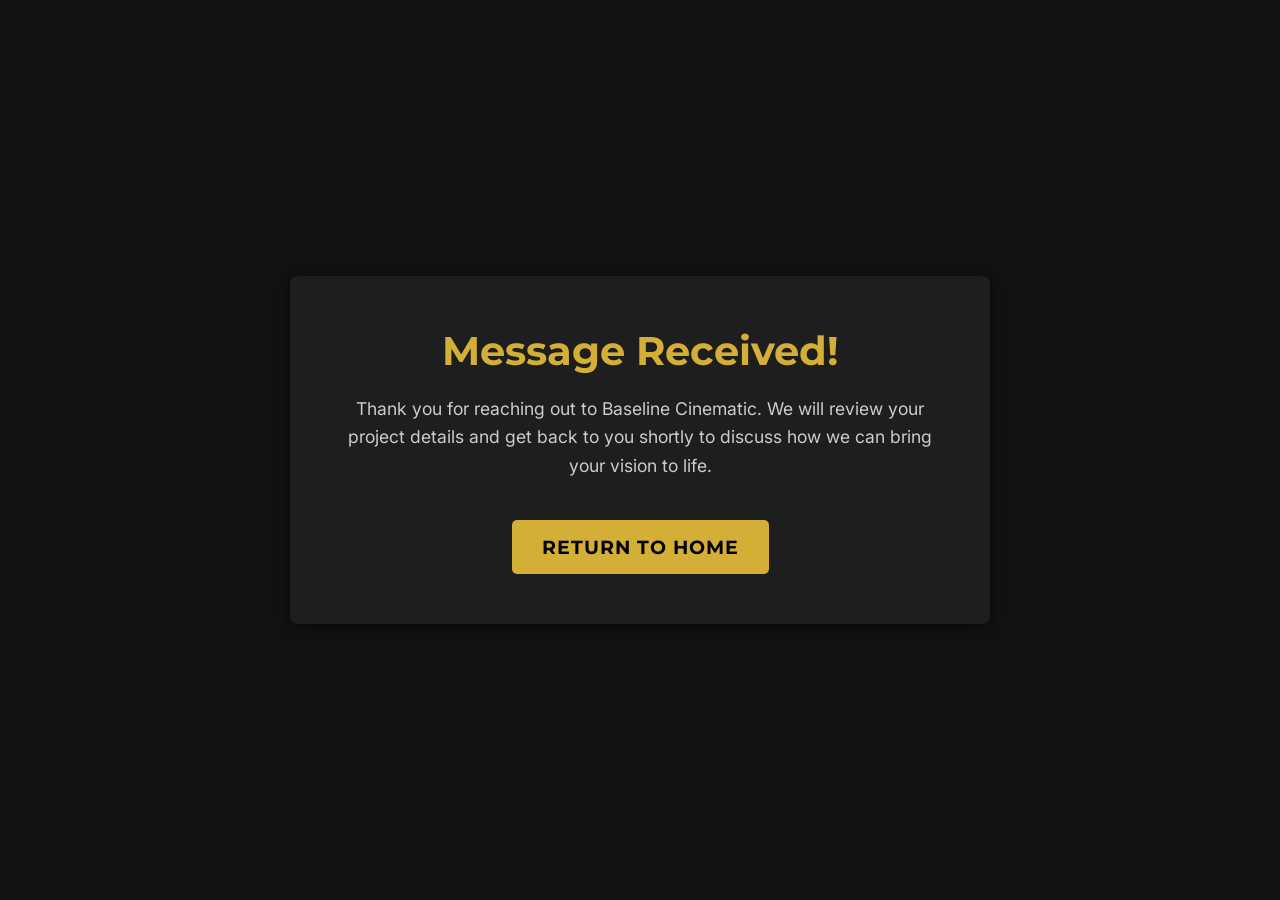
<file: thank-you.html>
<!DOCTYPE html>
<html lang="en">
<head>
    <!-- Google Analytics -->
    <script async src="https://www.googletagmanager.com/gtag/js?id=G-1135RW1V01"></script>
    <script>
      window.dataLayer = window.dataLayer || [];
      function gtag(){dataLayer.push(arguments);}
      gtag('js', new Date());
      gtag('config', 'G-1135RW1V01');
    </script>

    <meta charset="UTF-8">
    <meta name="viewport" content="width=device-width, initial-scale=1.0">
    <title>Thank You | Baseline Cinematic</title>
    
    <link rel="icon" href="favicon-gold.png" type="image/png">
    <link rel="apple-touch-icon" href="apple-touch-icon.png">
    <link rel="preconnect" href="https://fonts.googleapis.com">
    <link rel="preconnect" href="https://fonts.gstatic.com" crossorigin>
    <link href="https://fonts.googleapis.com/css2?family=Inter:wght@300;400;600&family=Montserrat:wght@700;800&display=swap" rel="stylesheet">

    <style>
        body { 
            background-color: #121212; 
            color: #f5f5f5; 
            font-family: 'Inter', sans-serif; 
            margin: 0; 
            padding: 0; 
            display: flex;
            align-items: center;
            justify-content: center;
            height: 100vh;
            text-align: center;
        }
        .container {
            background: #1e1e1e;
            padding: 50px;
            border-radius: 8px;
            box-shadow: 0 4px 15px rgba(0,0,0,0.5);
            max-width: 600px;
            width: 90%;
            animation: fadeIn 0.8s ease-out forwards;
            opacity: 0;
            transform: translateY(20px);
        }
        h1 {
            font-family: 'Montserrat', sans-serif;
            font-size: 2.5rem;
            color: #d4af37;
            margin-top: 0;
            margin-bottom: 20px;
        }
        p {
            font-size: 1.1rem;
            color: #ccc;
            line-height: 1.6;
            margin-bottom: 40px;
        }
        .btn {
            font-family: 'Montserrat', sans-serif;
            background: #d4af37;
            color: #000;
            padding: 15px 30px;
            text-decoration: none;
            border-radius: 5px;
            font-size: 1.2rem;
            transition: background 0.3s ease;
            display: inline-block;
            border: none;
            cursor: pointer;
            text-transform: uppercase;
            letter-spacing: 1px;
            font-weight: 700;
        }
        .btn:hover {
            background: #b5952f;
        }
        
        @keyframes fadeIn {
            to {
                opacity: 1;
                transform: translateY(0);
            }
        }
    </style>
    <link rel="stylesheet" href="site-ui.css">
</head>
<body ontouchstart="">

    <div class="container">
        <h1>Message Received!</h1>
        <p>Thank you for reaching out to Baseline Cinematic. We will review your project details and get back to you shortly to discuss how we can bring your vision to life.</p>
        <a href="index.html" class="btn">Return to Home</a>
    </div>

</body>
</html>
</file>
<file: site-v2.css>
/* Baseline Cinematic — Hybrid Cinema + Clean Editorial design system
 *
 * Charcoal Black <-> Warm Satin Champagne Gold. Sections alternate between two tones:
 *   Tone A  Smooth Charcoal Black  #14161A, #1D2026 cards, #F5F2EB text, #D4AF37 gold accents
 *           (.s-cinema, and anything not marked Tone B): hero, video, proof, forms, footer
 *   Tone B  Warm Satin Champagne Gold  #DFC896 with a fine-grain satin sheen, #14161A ink,
 *           bronze hairline borders, obsidian buttons with gold text
 *           (.s-paper / .s-paper-band; names kept from the earlier light design)
 *   A thin #D4AF37 hairline marks every change of tone.
 *   Colors are set per surface with the --bc-* variables below, so every component
 *   (cards, buttons, forms, stars) reads correctly on either tone.
 *
 * Every class here starts with bc- (components) or s- (surfaces), so this file can sit
 * on top of any page's older inline styles without clashing. Loaded by every public page.
 *
 * Contents
 *   1. Tokens
 *   2. Header: slim promo bar, logo, Check Our Dates, ☰ drawer
 *   3. Buttons
 *   4. Surfaces (cinema / paper) and section layout
 *   5. Footer
 *   6. Homepage + About components
 *   7. Starting Base Packages + Available Upgrades
 *   8. Older page sections shown on the paper surface
 *   9. Responsive + reduced motion
 */

/* ------------------------------------------------------------------ */
/* 1. Tokens                                                           */
/* ------------------------------------------------------------------ */
:root {
    --bc-cinema: #14161a;
    --bc-cinema-2: #1d2026;
    --bc-cinema-line: #2f333b;
    --bc-cinema-ink: #f5f2eb;
    --bc-cinema-mute: #bdb8ac;
    --bc-gold: #d4af37;
    --bc-gold-hover: #c19d2a;
    --bc-gold-soft: #e8cd78;
    --bc-gold-brushed: #c59b27;  /* solid gold bars and flags, with #121417 text */
    --bc-satin: #dfc896;
    --bc-satin-bg:
        url("data:image/svg+xml,%3Csvg xmlns='http://www.w3.org/2000/svg' width='160' height='160'%3E%3Cfilter id='n'%3E%3CfeTurbulence type='fractalNoise' baseFrequency='.9' numOctaves='2' stitchTiles='stitch'/%3E%3CfeColorMatrix values='0 0 0 0 .32 0 0 0 0 .24 0 0 0 0 .08 0 0 0 .09 0'/%3E%3C/filter%3E%3Crect width='100%25' height='100%25' filter='url(%23n)'/%3E%3C/svg%3E"),
        radial-gradient(120% 90% at 15% 0%, rgba(255, 248, 226, 0.55), rgba(255, 248, 226, 0) 58%),
        radial-gradient(90% 70% at 100% 100%, rgba(150, 112, 40, 0.16), rgba(150, 112, 40, 0) 60%),
        linear-gradient(160deg, #e8d6aa 0%, #dfc896 46%, #d5bb83 100%);

    /* Surface variables. Defaults are Tone A (charcoal); Tone B sections override them. */
    --bc-gold-wash: rgba(212, 175, 55, 0.12);
    --bc-paper: #14161a;         /* section background */
    --bc-paper-card: #1d2026;    /* cards */
    --bc-ink: #f5f2eb;           /* main text */
    --bc-ink-2: #bdb8ac;         /* secondary text */
    --bc-paper-line: rgba(212, 175, 55, 0.24);   /* borders */
    --bc-gold-ink: #d4af37;      /* gold text, stars and markers */
    --bc-field: #14161a;         /* form fields */
    --bc-accent: #d4af37;        /* rules, focus rings, highlighted borders */
    --bc-cta-bg: #d4af37;        /* main button */
    --bc-cta-ink: #14161a;
    --bc-cta-hover: #c19d2a;
    --bc-radius: 10px;
    --bc-wrap: 1160px;
    --nav-h: 96px;               /* measured and corrected by site-nav.js */
}

/* The new components size padding inside their width, on every page (older pages don't set this) */
.bc-top, .bc-top *, .bc-drawer, .bc-drawer *, .bc-footer, .bc-footer *, .bc-sec, .bc-sec *,
.bc-pricing, .bc-pricing *, .bc-hero, .bc-hero *, .bc-btn { box-sizing: border-box; }

/* Elements switched off with the hidden attribute stay off, even where a component sets display */
.bc-up[hidden], .bc-voucher[hidden], .bc-msg[hidden], .bc-form[hidden], .bc-drawer[hidden] { display: none !important; }

.promo-only { display: none; }
html.promo-active .promo-only { display: revert; }
html.promo-active .after-promo { display: none; }

/* ------------------------------------------------------------------ */
/* 2. Header                                                           */
/* ------------------------------------------------------------------ */
.bc-top {
    position: fixed; top: 0; left: 0; right: 0; z-index: 1000;
    font-family: 'Inter', system-ui, sans-serif;
}
.bc-promo {
    background: var(--bc-gold-brushed); color: #121417; text-align: center;
    font-size: 0.84rem; font-weight: 600; line-height: 1.3; padding: 6px 16px;
}
.bc-promo a { color: #121417; font-weight: 800; text-decoration: underline; text-underline-offset: 2px; margin-left: 6px; white-space: nowrap; }
.bc-promo a:hover { opacity: 0.75; }
.bc-bar {
    display: flex; align-items: center; justify-content: space-between; gap: 16px;
    height: 66px; padding: 0 clamp(16px, 3vw, 32px);
    background: rgba(18,20,23,0.9); backdrop-filter: blur(10px); -webkit-backdrop-filter: blur(10px);
    border-bottom: 1px solid rgba(212,175,55,0.22);
}
.bc-logo { display: flex; align-items: center; gap: 12px; text-decoration: none; color: var(--bc-cinema-ink); min-width: 0; }
.bc-logo img { height: 44px; width: 44px; object-fit: cover; border-radius: 6px; display: block; }
.bc-logo span { font: 800 0.95rem/1.1 'Montserrat', sans-serif; letter-spacing: 0.06em; white-space: nowrap; }
.bc-bar-actions { display: flex; align-items: center; gap: 10px; flex: none; }
.bc-burger {
    width: 46px; height: 46px; border-radius: 8px; border: 1px solid var(--bc-cinema-line); background: transparent;
    display: grid; place-content: center; gap: 5px; cursor: pointer; padding: 0;
}
.bc-burger span { display: block; width: 20px; height: 2px; background: var(--bc-gold); border-radius: 2px; transition: transform 0.2s ease, opacity 0.2s ease; }
.bc-burger:hover { border-color: var(--bc-gold); }
.bc-burger:focus-visible { outline: 2px solid var(--bc-gold-soft); outline-offset: 2px; }
.bc-burger[aria-expanded="true"] span:nth-child(1) { transform: translateY(7px) rotate(45deg); }
.bc-burger[aria-expanded="true"] span:nth-child(2) { opacity: 0; }
.bc-burger[aria-expanded="true"] span:nth-child(3) { transform: translateY(-7px) rotate(-45deg); }

.bc-drawer { position: fixed; inset: 0; z-index: 1100; }
.bc-drawer[hidden] { display: none; }
.bc-drawer-backdrop { position: absolute; inset: 0; background: rgba(8,9,11,0.6); opacity: 0; transition: opacity 0.22s ease; }
.bc-drawer-panel {
    position: absolute; top: 0; right: 0; bottom: 0; width: min(380px, 88vw);
    background: var(--bc-cinema); border-left: 1px solid rgba(212,175,55,0.3);
    display: flex; flex-direction: column; padding: 18px 26px 26px; overflow-y: auto;
    transform: translateX(100%); transition: transform 0.24s ease;
}
.bc-drawer.is-open .bc-drawer-backdrop { opacity: 1; }
.bc-drawer.is-open .bc-drawer-panel { transform: none; }
.bc-drawer-head { display: flex; justify-content: space-between; align-items: center; margin-bottom: 18px; }
.bc-drawer-head span { color: var(--bc-cinema-mute); font-size: 0.9rem; }
.bc-drawer-close { width: 44px; height: 44px; border-radius: 8px; border: 1px solid var(--bc-cinema-line); background: none; color: var(--bc-gold); font-size: 1.6rem; line-height: 1; cursor: pointer; }
.bc-drawer-close:focus-visible { outline: 2px solid var(--bc-gold-soft); outline-offset: 2px; }
.bc-drawer nav {
    display: flex; flex-direction: column; flex-wrap: nowrap; align-items: stretch; justify-content: flex-start;
    width: auto; padding: 0; margin: 0; position: static; background: none; border: 0;
    backdrop-filter: none; -webkit-backdrop-filter: none;   /* older pages style every <nav>; undo that here */
}
.bc-drawer nav a {
    font: 700 1.2rem/1.2 'Montserrat', sans-serif; color: var(--bc-cinema-ink); text-decoration: none;
    padding: 15px 0; border-bottom: 1px solid var(--bc-cinema-line); display: flex; justify-content: space-between; align-items: center;
}
.bc-drawer nav a:hover, .bc-drawer nav a[aria-current="page"] { color: var(--bc-gold); }
.bc-drawer nav a small { font: 500 0.8rem 'Inter', sans-serif; color: var(--bc-cinema-mute); }
.bc-drawer .bc-btn { margin-top: 24px; }
.bc-drawer-contact { margin-top: auto; padding-top: 24px; color: var(--bc-cinema-mute); font-size: 0.95rem; line-height: 1.8; }
.bc-drawer-contact a { color: var(--bc-gold-soft); text-decoration: none; font-weight: 600; }
html.bc-drawer-open, html.bc-drawer-open body { overflow: hidden; }

/* ------------------------------------------------------------------ */
/* 3. Buttons                                                          */
/* ------------------------------------------------------------------ */
.bc-btn {
    display: inline-flex; align-items: center; justify-content: center; gap: 8px;
    font: 700 1rem/1.2 'Montserrat', 'Inter', sans-serif; text-decoration: none; cursor: pointer;
    padding: 15px 26px; border-radius: 8px; border: 2px solid transparent;
    transition: background 0.18s ease, border-color 0.18s ease, color 0.18s ease, transform 0.12s ease;
}
.bc-btn:active { transform: scale(0.98); }
.bc-btn:focus-visible { outline: 2px solid var(--bc-gold-soft); outline-offset: 3px; }
/* Main button: gold on charcoal, obsidian with gold text on satin */
.bc-btn-gold { background: var(--bc-cta-bg); color: var(--bc-cta-ink); border-color: var(--bc-cta-bg); }
.bc-btn-gold:hover { background: var(--bc-cta-hover); border-color: var(--bc-cta-hover); }
.bc-btn-ghost { background: rgba(18,20,23,0.35); color: #fff; border-color: rgba(255,255,255,0.75); }
.bc-btn-ghost:hover { border-color: var(--bc-gold); color: var(--bc-gold-soft); }
.bc-btn-ink { background: var(--bc-cta-bg); color: var(--bc-cta-ink); border-color: var(--bc-cta-bg); }
.bc-btn-ink:hover { background: var(--bc-cta-hover); border-color: var(--bc-cta-hover); }
.bc-btn-line { background: transparent; color: var(--bc-ink); border-color: var(--bc-gold-ink); }
.bc-btn-line:hover { border-color: var(--bc-accent); background: var(--bc-gold-wash); }
.bc-btn-sm { padding: 10px 16px; font-size: 0.9rem; }
.bc-btn[disabled] { opacity: 0.6; cursor: progress; }
.bc-link { color: var(--bc-gold-ink); font-weight: 600; text-underline-offset: 3px; }
.s-cinema .bc-link { color: var(--bc-gold-soft); }

/* ------------------------------------------------------------------ */
/* 4. Surfaces                                                         */
/* ------------------------------------------------------------------ */
.s-cinema { background: var(--bc-cinema); color: var(--bc-cinema-ink); }
.s-paper, .s-paper-band {
    /* Tone B: Warm Satin Champagne Gold */
    --bc-paper: #dfc896;
    --bc-paper-card: rgba(255, 250, 236, 0.42);
    --bc-ink: #14161a;
    --bc-ink-2: #3a362e;
    --bc-paper-line: rgba(20, 22, 26, 0.18);
    --bc-gold-ink: #5c440b;
    --bc-gold-wash: rgba(20, 22, 26, 0.06);
    --bc-field: rgba(255, 252, 244, 0.75);
    --bc-accent: #14161a;
    --bc-cta-bg: #14161a;
    --bc-cta-ink: #dfc896;
    --bc-cta-hover: #2a2d34;
    color: var(--bc-ink);
}
.s-paper {
    background: var(--bc-satin-bg);
    /* gold hairlines where charcoal meets satin */
    box-shadow: 0 -1px 0 var(--bc-gold), 0 1px 0 var(--bc-gold);
    position: relative; z-index: 1;
}
.bc-sec { padding: clamp(64px, 9vw, 112px) 0; scroll-margin-top: var(--nav-h); font-family: 'Inter', system-ui, sans-serif; }
.bc-wrap { max-width: var(--bc-wrap); margin: 0 auto; padding: 0 clamp(18px, 4vw, 32px); }
.bc-h2 {
    font: 800 clamp(1.75rem, 3.6vw, 2.7rem)/1.1 'Montserrat', sans-serif; letter-spacing: -0.01em;
    margin: 0 0 14px; max-width: 22ch; text-wrap: balance; border: 0; padding: 0;
}
.bc-lead { font-size: clamp(1.02rem, 1.4vw, 1.15rem); line-height: 1.6; max-width: 60ch; margin: 0 0 40px; }
.s-paper .bc-lead { color: var(--bc-ink-2); }
.s-cinema .bc-lead { color: var(--bc-cinema-mute); }
.bc-center { text-align: center; }
.bc-center .bc-h2, .bc-center .bc-lead { margin-left: auto; margin-right: auto; }
.bc-rule { width: 56px; height: 3px; background: var(--bc-accent); border: 0; margin: 0 0 22px; }
.bc-center .bc-rule { margin-left: auto; margin-right: auto; }
.bc-contact-line { font-size: 0.98rem; margin: 18px 0 0; }
.s-paper .bc-contact-line { color: var(--bc-ink-2); }
.s-cinema .bc-contact-line { color: var(--bc-cinema-mute); }
.bc-contact-line a { font-weight: 700; text-decoration: none; white-space: nowrap; color: var(--bc-gold-soft); }
.s-paper .bc-contact-line a { color: var(--bc-ink); border-bottom: 1px solid var(--bc-gold-ink); }
.s-cinema .bc-contact-line a { color: var(--bc-gold-soft); }
.bc-sep { opacity: 0.45; margin: 0 8px; }

/* ------------------------------------------------------------------ */
/* 5. Footer                                                           */
/* ------------------------------------------------------------------ */
.bc-footer { text-align: left; background: #0c0d10; color: var(--bc-cinema-mute); border-top: 1px solid rgba(212,175,55,0.25); padding: 56px 0 40px; font-family: 'Inter', system-ui, sans-serif; }
.bc-footer-grid { display: grid; grid-template-columns: 1.3fr 1fr 1fr; gap: 32px; }
.bc-footer h2 { font: 700 0.95rem/1.2 'Montserrat', sans-serif; color: var(--bc-cinema-ink); margin: 0 0 14px; border: 0; padding: 0; }
.bc-footer p { margin: 0 0 8px; line-height: 1.6; }
.bc-footer a { color: var(--bc-gold-soft); text-decoration: none; }
.bc-footer a:hover { color: #fff; }
.bc-footer ul { list-style: none; margin: 0; padding: 0; line-height: 2; }
.bc-footer-brand { display: flex; align-items: center; gap: 12px; margin-bottom: 14px; }
.bc-footer-brand img { width: 48px; height: 48px; object-fit: cover; border-radius: 6px; }
.bc-footer-brand strong { font: 800 1rem/1.2 'Montserrat', sans-serif; color: var(--bc-cinema-ink); letter-spacing: 0.05em; }
.bc-footer-phones a { font-weight: 700; white-space: nowrap; }
.bc-social { display: flex; gap: 18px; margin-top: 14px; }
.bc-social a { color: var(--bc-gold); display: inline-flex; }
.bc-social svg { width: 22px; height: 22px; }
.bc-footer-legal { border-top: 1px solid #23262b; margin-top: 36px; padding-top: 20px; font-size: 0.88rem; }

/* ------------------------------------------------------------------ */
/* 6. Homepage + About components                                      */
/* ------------------------------------------------------------------ */
/* Hero: bright video, soft backdrop behind the headline only */
.bc-hero {
    position: relative; min-height: min(92vh, 860px); display: grid; place-items: center; overflow: hidden;
    padding: calc(var(--nav-h) + 40px) 20px 72px; background: var(--bc-cinema) url('hero-poster.jpg') center / cover no-repeat;
}
.bc-hero video { position: absolute; inset: 0; width: 100%; height: 100%; object-fit: cover; }
.bc-hero .overlay { position: absolute; inset: 0; background: rgba(0, 0, 0, 0.22); }
.bc-hero-copy { position: relative; z-index: 1; text-align: center; max-width: 900px; color: #fff; padding: 36px 28px; }
.bc-hero-copy::before {
    content: ""; position: absolute; inset: -10% -14%; z-index: -1; pointer-events: none;
    background: radial-gradient(closest-side, rgba(10,11,13,0.62), rgba(10,11,13,0.34) 55%, rgba(10,11,13,0) 100%);
}
.bc-hero h1 {
    font: 800 clamp(2.3rem, 6vw, 4.6rem)/1.04 'Montserrat', sans-serif; letter-spacing: -0.015em; margin: 0 0 18px;
    text-wrap: balance; text-shadow: 0 2px 24px rgba(0,0,0,0.45);
}
.bc-hero-sub { font-size: clamp(1.05rem, 1.8vw, 1.3rem); line-height: 1.5; margin: 0 auto 32px; max-width: 46ch; color: #f4f1ea; text-shadow: 0 1px 14px rgba(0,0,0,0.5); }
.bc-hero-actions { display: flex; flex-wrap: wrap; gap: 12px; justify-content: center; }

/* Outcome cards */
.bc-outcomes { display: grid; grid-template-columns: repeat(3, minmax(0, 1fr)); gap: 20px; }
.bc-outcome {
    background: var(--bc-paper-card); border: 1px solid var(--bc-paper-line); border-radius: var(--bc-radius);
    padding: 30px 26px 26px; display: flex; flex-direction: column; text-decoration: none; color: var(--bc-ink);
    transition: border-color 0.18s ease, box-shadow 0.18s ease;
}
.bc-outcome:hover { border-color: var(--bc-accent); box-shadow: 0 14px 32px rgba(0,0,0,0.35); }
.bc-outcome:focus-visible { outline: 2px solid var(--bc-gold); outline-offset: 3px; }
.bc-outcome svg { width: 34px; height: 34px; color: var(--bc-gold-ink); margin-bottom: 18px; }
.bc-outcome h3 { font: 800 1.25rem/1.2 'Montserrat', sans-serif; margin: 0 0 8px; }
.bc-outcome p { margin: 0 0 22px; color: var(--bc-ink-2); line-height: 1.55; }
.bc-outcome span { margin-top: auto; font-weight: 700; color: var(--bc-gold-ink); }
/* Four benefit cards (not links): two per row, gold top edge */
.bc-outcomes.is-4 { grid-template-columns: repeat(2, minmax(0, 1fr)); }
div.bc-outcome { border-top: 4px solid var(--bc-accent); }
div.bc-outcome:hover { border-color: var(--bc-paper-line); border-top-color: var(--bc-accent); box-shadow: none; }
div.bc-outcome p:last-child { margin-bottom: 0; }

/* Before / after slider */
.bc-compare { position: relative; aspect-ratio: 16 / 9; border-radius: var(--bc-radius); overflow: hidden; --pos: 50%; border: 1px solid var(--bc-cinema-line); background: #000; }
.bc-compare img { position: absolute; inset: 0; width: 100%; height: 100%; object-fit: cover; display: block; }
.bc-compare .bc-before { clip-path: inset(0 calc(100% - var(--pos)) 0 0); }
.bc-compare-line { position: absolute; top: 0; bottom: 0; left: var(--pos); width: 2px; margin-left: -1px; background: var(--bc-gold); pointer-events: none; }
.bc-compare-knob {
    position: absolute; top: 50%; left: var(--pos); width: 46px; height: 46px; margin: -23px 0 0 -23px; border-radius: 50%;
    background: var(--bc-gold); color: #121417; display: grid; place-items: center; font-size: 1.2rem; font-weight: 800; pointer-events: none;
    box-shadow: 0 4px 18px rgba(0,0,0,0.45);
}
.bc-compare input { position: absolute; inset: 0; width: 100%; height: 100%; opacity: 0; cursor: ew-resize; margin: 0; }
.bc-compare input:focus-visible ~ .bc-compare-knob { outline: 3px solid #fff; outline-offset: 3px; }
.bc-compare-label { position: absolute; bottom: 14px; padding: 6px 12px; border-radius: 20px; font-size: 0.85rem; font-weight: 700; pointer-events: none; }
.bc-compare-label.is-l { left: 14px; background: rgba(18,20,23,0.8); color: #eee; }
.bc-compare-label.is-r { right: 14px; background: var(--bc-gold); color: #121417; }
.bc-compare-foot { display: flex; flex-wrap: wrap; align-items: center; justify-content: space-between; gap: 16px 24px; margin-top: 26px; }
.bc-compare-foot p { margin: 0; color: var(--bc-cinema-mute); max-width: 56ch; }

/* Featured work */
.bc-work { display: grid; grid-template-columns: repeat(2, minmax(0, 1fr)); gap: 28px 24px; }
.bc-work-item:first-child { grid-column: 1 / -1; }
.bc-work-item h3 { font: 700 1.1rem/1.3 'Montserrat', sans-serif; margin: 14px 0 4px; }
.bc-work-item p { margin: 0; color: var(--bc-cinema-mute); }
.bc-yt { position: relative; display: block; width: 100%; aspect-ratio: 16 / 9; border-radius: var(--bc-radius); overflow: hidden; background: #000 center / cover no-repeat; border: 1px solid var(--bc-cinema-line); cursor: pointer; padding: 0; }
.bc-yt::after { content: ""; position: absolute; inset: 0; background: linear-gradient(0deg, rgba(0,0,0,0.35), rgba(0,0,0,0) 45%); }
.bc-yt-play {
    position: absolute; z-index: 1; left: 50%; top: 50%; width: 68px; height: 68px; margin: -34px 0 0 -34px; border-radius: 50%;
    background: rgba(212,175,55,0.95); display: grid; place-items: center; transition: transform 0.18s ease;
}
.bc-yt-play svg { width: 26px; height: 26px; margin-left: 4px; color: #121417; }
.bc-yt:hover .bc-yt-play { transform: scale(1.07); }
.bc-yt:focus-visible { outline: 3px solid var(--bc-gold-soft); outline-offset: 3px; }
.bc-yt iframe { position: absolute; inset: 0; width: 100%; height: 100%; border: 0; z-index: 2; }

/* Reviews */
.bc-reviews { display: grid; grid-template-columns: repeat(auto-fit, minmax(260px, 1fr)); gap: 20px; }
.bc-review { margin: 0; background: var(--bc-paper-card); border: 1px solid var(--bc-paper-line); border-radius: var(--bc-radius); padding: 26px; display: flex; flex-direction: column; }
.bc-stars { color: var(--bc-gold-ink); letter-spacing: 3px; font-size: 1rem; margin-bottom: 12px; }
.bc-review blockquote { margin: 0 0 18px; font-size: 1.05rem; line-height: 1.55; color: var(--bc-ink); }
.bc-review figcaption { margin-top: auto; }
.bc-review figcaption strong { display: block; font: 700 1rem/1.3 'Montserrat', sans-serif; }
.bc-review figcaption span { color: var(--bc-ink-2); font-size: 0.9rem; }
/* One featured review on a cinema section */
.bc-quote { margin: clamp(40px, 6vw, 72px) auto 0; max-width: 820px; text-align: center; padding-top: clamp(32px, 5vw, 56px); border-top: 1px solid var(--bc-cinema-line); }
.bc-quote blockquote { margin: 0 0 18px; font: 600 clamp(1.2rem, 2.4vw, 1.7rem)/1.45 'Inter', sans-serif; color: var(--bc-cinema-ink); text-wrap: balance; }
.bc-quote figcaption strong { display: block; font: 700 1.05rem/1.3 'Montserrat', sans-serif; color: var(--bc-gold-soft); }
.bc-quote figcaption span { color: var(--bc-cinema-mute); font-size: 0.9rem; }

/* Booking form */
.bc-book { display: grid; grid-template-columns: minmax(0, 0.85fr) minmax(0, 1.15fr); gap: clamp(28px, 5vw, 64px); align-items: start; }
.bc-book-aside p { color: var(--bc-ink-2); line-height: 1.6; margin: 0 0 14px; }
.bc-form { background: var(--bc-paper-card); border: 1px solid var(--bc-paper-line); border-radius: 14px; padding: clamp(22px, 3vw, 34px); box-shadow: 0 20px 50px rgba(0,0,0,0.3); }
.bc-form fieldset { border: 0; padding: 0; margin: 0 0 20px; min-width: 0; }
.bc-form legend, .bc-form label { font-weight: 600; font-size: 0.92rem; color: var(--bc-ink); }
.bc-form legend { margin-bottom: 10px; padding: 0; }
.bc-types { display: flex; flex-wrap: wrap; gap: 8px; }
.bc-types label { position: relative; cursor: pointer; }
.bc-types input { position: absolute; opacity: 0; pointer-events: none; }
.bc-types span { display: block; padding: 10px 15px; border-radius: 30px; border: 1.5px solid var(--bc-paper-line); background: var(--bc-field); color: var(--bc-ink); font-weight: 500; font-size: 0.93rem; transition: border-color 0.15s ease, background 0.15s ease; }
.bc-types label:hover span { border-color: var(--bc-gold); }
.bc-types input:checked + span { background: var(--bc-cta-bg); border-color: var(--bc-cta-bg); color: var(--bc-cta-ink); }
.bc-types input:focus-visible + span { outline: 2px solid var(--bc-gold); outline-offset: 2px; }
.bc-fields { display: grid; grid-template-columns: 1fr 1fr; gap: 14px 16px; }
.bc-field { display: flex; flex-direction: column; gap: 6px; min-width: 0; }
.bc-field.is-full { grid-column: 1 / -1; }
.bc-field small { font-weight: 400; color: var(--bc-ink-2); }
.bc-field input, .bc-field textarea, .bc-field select {
    width: 100%; padding: 13px 14px; border: 1.5px solid var(--bc-paper-line); border-radius: 8px; background: var(--bc-field); color: var(--bc-ink); color-scheme: dark; font: inherit; font-size: 1rem;
}
.bc-field textarea { min-height: 96px; resize: vertical; }
.bc-field input:focus, .bc-field textarea:focus, .bc-field select:focus { outline: none; border-color: var(--bc-accent); box-shadow: 0 0 0 3px rgba(212,175,55,0.3); }
.bc-voucher { display: grid; grid-template-columns: 22px minmax(0, 1fr); gap: 12px; align-items: start; margin: 20px 0 0; padding: 16px; border: 1.5px dashed var(--bc-gold-ink); border-radius: 10px; background: var(--bc-gold-wash); cursor: pointer; }
.bc-voucher input { width: 20px; height: 20px; margin: 2px 0 0; accent-color: var(--bc-gold); }
.bc-voucher strong { display: block; font-size: 0.97rem; }
.bc-voucher span { display: block; font-size: 0.86rem; color: var(--bc-ink-2); margin-top: 3px; font-weight: 400; }
.bc-form-actions { margin-top: 22px; }
.bc-form-actions .bc-btn { width: 100%; }
.bc-form-note { font-size: 0.88rem; color: var(--bc-ink-2); margin: 12px 0 0; text-align: center; }
.bc-msg { border-radius: 10px; padding: 14px 16px; margin: 16px 0 0; font-size: 0.96rem; line-height: 1.5; }
.bc-msg[hidden] { display: none; }
.bc-msg.is-error { background: rgba(200, 86, 75, 0.14); border: 1px solid #a8483f; color: #ffd9d4; }
.bc-msg.is-ok { background: var(--bc-paper-card); border: 1.5px solid var(--bc-accent); }
.bc-msg.is-ok h3 { font: 800 1.35rem/1.2 'Montserrat', sans-serif; margin: 0 0 6px; }
.bc-msg.is-ok p { margin: 0 0 8px; color: var(--bc-ink-2); }
.bc-msg a { color: var(--bc-gold-ink); font-weight: 700; }

/* About */
.bc-page-head { padding: calc(var(--nav-h) + 56px) 0 56px; }
.bc-page-head h1 { font: 800 clamp(2.1rem, 5vw, 3.6rem)/1.06 'Montserrat', sans-serif; margin: 0 0 12px; letter-spacing: -0.01em; max-width: 18ch; }
.bc-page-head p { color: var(--bc-cinema-mute); font-size: 1.12rem; margin: 0; max-width: 54ch; }
/* Editorial page header on paper (no video) */
.bc-page-head.s-paper { padding-bottom: 44px; }
.bc-page-head.s-paper h1 { max-width: 16ch; }
.bc-page-head.s-paper p { color: var(--bc-ink-2); font-size: clamp(1.1rem, 1.7vw, 1.3rem); line-height: 1.5; max-width: 50ch; }
.bc-sr { position: absolute; width: 1px; height: 1px; overflow: hidden; clip: rect(0 0 0 0); white-space: nowrap; }

/* Proof ledger: who / the number / how to check it */
.bc-proof { border-top: 2px solid var(--bc-gold); margin-top: 28px; }
.bc-proof-row { display: grid; grid-template-columns: minmax(0, 0.8fr) minmax(0, 1.15fr) minmax(0, 1.25fr); gap: 20px 40px; padding: 34px 0; border-bottom: 1px solid var(--bc-paper-line); align-items: start; }
.bc-proof-who h3 { font: 800 1.25rem/1.2 'Montserrat', sans-serif; margin: 0 0 4px; }
.bc-proof-who p { margin: 0; color: var(--bc-ink-2); }
.bc-proof-num { font: 800 clamp(2rem, 4vw, 2.9rem)/1 'Montserrat', sans-serif; letter-spacing: -0.01em; margin: 0; font-variant-numeric: tabular-nums; white-space: nowrap; }
.bc-proof-num span[aria-hidden] { color: var(--bc-gold); }
.bc-proof-unit { margin: 6px 0 12px; font-weight: 700; color: var(--bc-gold-ink); }
.bc-proof-fact p:last-child { margin: 0; color: var(--bc-ink-2); line-height: 1.55; }
.bc-proof-verify { margin: 0; padding: 16px 18px 16px 22px; border-left: 3px solid var(--bc-gold); background: var(--bc-gold-wash); border-radius: 0 10px 10px 0; }
.bc-proof-verify blockquote { margin: 0 0 10px; line-height: 1.55; color: var(--bc-ink); }
.bc-proof-verify figcaption { color: var(--bc-ink-2); font-size: 0.9rem; font-weight: 600; }
.bc-proof-verify p { margin: 0 0 14px; color: var(--bc-ink); line-height: 1.55; }
.bc-proof-verify .bc-stars { margin-bottom: 8px; }

/* Numbered pillars */
.bc-pillars { list-style: none; counter-reset: pillar; margin: 28px 0 0; padding: 0; display: grid; grid-template-columns: repeat(3, minmax(0, 1fr)); gap: 36px; }
.bc-pillars li { counter-increment: pillar; border-top: 2px solid var(--bc-accent); padding-top: 18px; }
.bc-pillars li::before { content: counter(pillar); display: block; font: 800 2.2rem/1 'Montserrat', sans-serif; color: var(--bc-gold-ink); margin-bottom: 14px; }
.bc-pillars h3 { font: 800 1.2rem/1.25 'Montserrat', sans-serif; margin: 0 0 10px; }
.bc-pillars p { margin: 0; color: var(--bc-ink-2); line-height: 1.6; }
.bc-why { display: grid; grid-template-columns: minmax(0, 1.2fr) minmax(0, 1fr); gap: clamp(28px, 5vw, 64px); align-items: center; }
.bc-why-text p { font-size: clamp(1.08rem, 1.5vw, 1.22rem); line-height: 1.65; margin: 0 0 16px; max-width: 58ch; }
.bc-why figure { margin: 0; }
.bc-why img { width: 100%; height: auto; border-radius: 12px; display: block; aspect-ratio: 4 / 5; object-fit: cover; }
.bc-why figcaption { color: var(--bc-ink-2); font-size: 0.9rem; margin-top: 10px; }
.bc-team { display: grid; grid-template-columns: repeat(2, minmax(0, 1fr)); gap: 20px; }
.bc-member { background: var(--bc-paper-card); border: 1px solid var(--bc-paper-line); border-top: 4px solid var(--bc-gold); border-radius: var(--bc-radius); padding: 28px; }
.bc-member h3 { font: 800 1.35rem/1.2 'Montserrat', sans-serif; margin: 0 0 4px; }
.bc-member .bc-role { color: var(--bc-gold-ink); font-weight: 700; margin: 0 0 18px; }
.bc-member ul { margin: 0; padding: 0; list-style: none; }
.bc-member li { position: relative; padding: 0 0 10px 22px; color: var(--bc-ink-2); line-height: 1.5; }
.bc-member li::before { content: ""; position: absolute; left: 2px; top: 0.6em; width: 9px; height: 9px; border-radius: 50%; background: var(--bc-gold); }
.bc-family { display: grid; grid-template-columns: minmax(0, 1fr) minmax(0, 1.1fr); gap: clamp(24px, 4vw, 48px); align-items: center; }
.bc-family p { color: var(--bc-ink-2); font-size: 1.08rem; line-height: 1.6; margin: 0 0 24px; max-width: 46ch; }

/* ------------------------------------------------------------------ */
/* 7. Starting Base Packages + Available Upgrades                      */
/* ------------------------------------------------------------------ */
.bc-packages { display: grid; grid-template-columns: repeat(auto-fit, minmax(240px, 1fr)); gap: 18px; margin-bottom: 56px; }
.bc-pkg { position: relative; background: var(--bc-paper-card); border: 1.5px solid var(--bc-paper-line); border-radius: 12px; padding: 26px 24px 22px; display: flex; flex-direction: column; }
.bc-pkg.is-entry { border-color: var(--bc-accent); box-shadow: 0 16px 40px rgba(0,0,0,0.14); }
.bc-pkg-flag { position: absolute; top: -12px; left: 22px; background: var(--bc-cta-bg); color: var(--bc-cta-ink); font: 700 0.78rem/1 'Inter', sans-serif; padding: 6px 10px; border-radius: 20px; }
.bc-pkg h3, .bc-pkg h4 { font: 800 1.2rem/1.25 'Montserrat', sans-serif; margin: 0 0 6px; }
.bc-pkg-flag.is-quiet { background: transparent; color: var(--bc-ink); border: 1px solid var(--bc-ink); }
.bc-h3 { font: 800 1.35rem/1.2 'Montserrat', sans-serif; margin: 0 0 6px; scroll-margin-top: calc(var(--nav-h) + 20px); }
.bc-group-note { color: var(--bc-ink-2); margin: 0 0 26px; max-width: 60ch; line-height: 1.55; }
.bc-pkg-price { font: 800 2rem/1.1 'Montserrat', sans-serif; margin: 6px 0 4px; color: var(--bc-ink); }
.bc-pkg-price small { font: 500 0.9rem 'Inter', sans-serif; color: var(--bc-ink-2); }
.bc-pkg-price s { font-size: 1.1rem; color: #8a877f; margin-right: 6px; font-weight: 600; }
.bc-pkg p { color: var(--bc-ink-2); margin: 0 0 14px; line-height: 1.5; }
.bc-pkg ul { list-style: none; margin: 0 0 20px; padding: 0; }
.bc-pkg li { position: relative; padding: 0 0 7px 20px; font-size: 0.95rem; color: var(--bc-ink); }
.bc-pkg li::before { content: ""; position: absolute; left: 2px; top: 0.62em; width: 8px; height: 2px; background: var(--bc-gold); }
.bc-pkg .bc-btn { margin-top: auto; }
.bc-pkg-pick { margin-top: auto; display: flex; align-items: center; gap: 10px; font-weight: 600; cursor: pointer; padding-top: 4px; }
.bc-pkg-pick input { width: 20px; height: 20px; accent-color: var(--bc-gold); margin: 0; }

.bc-upgrades { display: grid; grid-template-columns: minmax(0, 1.4fr) minmax(280px, 0.9fr); gap: 28px; align-items: start; }
.bc-up-list { background: var(--bc-paper-card); border: 1px solid var(--bc-paper-line); border-radius: 12px; overflow: hidden; }
.bc-up { display: grid; grid-template-columns: 24px minmax(0, 1fr) auto; gap: 14px; align-items: center; padding: 16px 20px; border-top: 1px solid var(--bc-paper-line); cursor: pointer; }
.bc-up:first-child { border-top: 0; }
.bc-up:hover { background: var(--bc-gold-wash); }
/* Price list without checkboxes (choices are made in quote.html) */
.bc-up-list.is-static .bc-up { grid-template-columns: minmax(0, 1fr) auto; cursor: default; }
.bc-up-list.is-static .bc-up:hover { background: none; }
.bc-up input { width: 20px; height: 20px; margin: 0; accent-color: var(--bc-gold); }
.bc-up strong { display: block; font-weight: 700; }
.bc-up span { display: block; color: var(--bc-ink-2); font-size: 0.9rem; margin-top: 2px; }
.bc-up b { font-variant-numeric: tabular-nums; white-space: nowrap; color: var(--bc-gold-ink); }
.bc-estimate { position: sticky; top: calc(var(--nav-h) + 20px); background: var(--bc-cinema); color: var(--bc-cinema-ink); border-radius: 12px; padding: 24px; }
.bc-estimate h3 { font: 700 1rem/1.2 'Montserrat', sans-serif; margin: 0 0 14px; color: var(--bc-gold-soft); }
.bc-estimate-base { display: block; font-size: 0.84rem; color: var(--bc-cinema-mute); margin: 0 0 6px; }
.bc-estimate select { width: 100%; padding: 11px 12px; margin: 0 0 14px; border-radius: 8px; border: 1.5px solid var(--bc-cinema-line); background: var(--bc-cinema-2); color: var(--bc-cinema-ink); font: inherit; font-size: 0.95rem; color-scheme: dark; }
.bc-estimate select:focus { outline: none; border-color: var(--bc-gold); box-shadow: 0 0 0 3px rgba(212,175,55,0.25); }
.bc-up-note { color: var(--bc-ink-2); font-size: 0.93rem; line-height: 1.5; margin: 14px 2px 0; }
.bc-packages + .bc-h3 { margin-top: 8px; }

/* Collapsed questions on a paper surface */
.bc-faq { margin-top: 40px; }
.bc-faq details { border-bottom: 1px solid var(--bc-paper-line); }
.bc-faq details:first-of-type { border-top: 1px solid var(--bc-paper-line); margin-top: 12px; }
.bc-faq summary { list-style: none; cursor: pointer; position: relative; padding: 15px 34px 15px 0; font-weight: 600; line-height: 1.4; }
.bc-faq summary::-webkit-details-marker { display: none; }
.bc-faq summary::after { content: ""; position: absolute; right: 6px; top: 50%; width: 9px; height: 9px; margin-top: -7px; border-right: 2px solid var(--bc-gold-ink); border-bottom: 2px solid var(--bc-gold-ink); transform: rotate(45deg); transition: transform 0.2s ease; }
.bc-faq details[open] summary::after { transform: rotate(-135deg); margin-top: -2px; }
.bc-faq summary:focus-visible { outline: 2px solid var(--bc-gold); outline-offset: 2px; }
.bc-faq details p { margin: 0 0 16px; color: var(--bc-ink-2); line-height: 1.6; }
.bc-faq details a { color: var(--bc-gold-ink); font-weight: 600; }
.bc-faq-more { margin: 16px 0 0; }
.bc-estimate ul { list-style: none; margin: 0 0 12px; padding: 0; font-size: 0.94rem; }
.bc-estimate li { display: flex; justify-content: space-between; gap: 12px; padding: 5px 0; border-bottom: 1px solid var(--bc-cinema-line); }
.bc-estimate li span:last-child { font-variant-numeric: tabular-nums; white-space: nowrap; }
.bc-estimate-total { display: flex; justify-content: space-between; align-items: baseline; margin: 10px 0 18px; }
.bc-estimate-total span { color: var(--bc-cinema-mute); }
.bc-estimate-total strong { font: 800 2rem/1 'Montserrat', sans-serif; color: var(--bc-gold); }
.bc-estimate .bc-btn { width: 100%; }
.bc-estimate p { color: var(--bc-cinema-mute); font-size: 0.86rem; margin: 12px 0 0; }

/* ------------------------------------------------------------------ */
/* 8. Older page sections on the paper surface (service pages, FAQ)    */
/*    The class goes on an existing <section>; the shadow paints the     */
/*    warm-white band edge to edge without changing the page's markup.   */
/* ------------------------------------------------------------------ */
section.s-paper-band {
    color: var(--bc-ink);
    /* the satin runs edge to edge past the page's centered column */
    border-image: linear-gradient(180deg, #d4af37 0, #d4af37 1px, #e6d3a5 1px, #dfc896 45%, #d5bb83 calc(100% - 1px), #d4af37 calc(100% - 1px)) fill 0 / / 0 100vmax;
}
section.s-paper-band .btn { background: var(--bc-cta-bg); color: var(--bc-cta-ink); border-color: var(--bc-cta-bg); }
section.s-paper-band details, section.s-paper-band .faq-item { background: var(--bc-paper-card); border-color: var(--bc-paper-line); box-shadow: none; }
section.s-paper-band details[open] { border-color: var(--bc-ink); }
section.s-paper-band summary { color: var(--bc-ink); }
section.s-paper-band summary::after { color: var(--bc-gold-ink); }
section.s-paper-band .faq-group h2 { border-bottom-color: var(--bc-paper-line); }
/* A charcoal call-to-action card inside a satin band (FAQ page): Tone A colors */
section.s-paper-band .page-cta {
    --bc-ink: #f5f2eb; --bc-ink-2: #bdb8ac; --bc-gold-ink: #d4af37; --bc-paper-line: rgba(212, 175, 55, 0.3);
    --bc-cta-bg: #d4af37; --bc-cta-ink: #14161a;
    background: #1d2026; color: #f5f2eb; border-color: rgba(212, 175, 55, 0.4);
}
section.s-paper-band [style*="color: #d4af37"], section.s-paper-band [style*="color:#d4af37"] { color: var(--bc-gold-ink) !important; }
section.s-paper-band h2 { color: var(--bc-ink); border-bottom-color: var(--bc-paper-line); }
section.s-paper-band h3 { color: var(--bc-ink); }
section.s-paper-band p, section.s-paper-band li { color: var(--bc-ink-2) !important; }
section.s-paper-band strong { color: var(--bc-ink); }
section.s-paper-band .card, section.s-paper-band .review-card {
    background: var(--bc-paper-card); border: 1px solid var(--bc-paper-line); box-shadow: none; color: var(--bc-ink);
}
section.s-paper-band .card:hover { box-shadow: 0 12px 28px rgba(0,0,0,0.35); }
section.s-paper-band .card h3 { color: var(--bc-ink); border-bottom-color: var(--bc-paper-line); }
section.s-paper-band .review-card blockquote { color: var(--bc-ink); }
section.s-paper-band .review-card figcaption span { color: var(--bc-ink-2); }
section.s-paper-band a:not(.btn):not(.bc-btn) { color: var(--bc-gold-ink); }
section.s-paper-band .faq-item h3 { color: var(--bc-ink); }


/* ------------------------------------------------------------------ */
/* 9. Responsive + reduced motion                                      */
/* ------------------------------------------------------------------ */
@media (max-width: 960px) {
    .bc-outcomes, .bc-outcomes.is-4, .bc-reviews { grid-template-columns: 1fr; }
    .bc-book, .bc-why, .bc-family, .bc-upgrades { grid-template-columns: 1fr; }
    .bc-proof-row, .bc-pillars { grid-template-columns: 1fr; }
    .bc-proof-row { gap: 18px; padding: 28px 0; }
    .bc-pillars { gap: 28px; }
    .bc-estimate { position: static; }
    .bc-footer-grid { grid-template-columns: 1fr 1fr; }
    .bc-footer-grid > div:first-child { grid-column: 1 / -1; }
}
@media (max-width: 640px) {
    .bc-logo span { display: none; }
    .bc-bar { height: 60px; }
    .bc-logo img { height: 40px; width: 40px; }
    .bc-bar .bc-btn-sm { padding: 9px 12px; font-size: 0.84rem; }
    .bc-promo { font-size: 0.78rem; padding: 5px 10px; }
    .bc-hero-actions .bc-btn { flex: 1 1 100%; }
    .bc-work { grid-template-columns: 1fr; }
    .bc-team { grid-template-columns: 1fr; }
    .bc-fields { grid-template-columns: 1fr; }
    .bc-footer-grid { grid-template-columns: 1fr; }
    .bc-compare { aspect-ratio: 4 / 3; }
}
@media (prefers-reduced-motion: reduce) {
    .bc-drawer-backdrop, .bc-drawer-panel, .bc-btn, .bc-burger span, .bc-outcome, .bc-yt-play, .bc-faq summary::after { transition: none; }
}

/* Form fields and native controls on satin */
.s-paper .bc-field input, .s-paper .bc-field textarea, .s-paper .bc-field select { color-scheme: light; }
.s-paper .bc-msg.is-error, .s-paper-band .bc-msg.is-error { background: rgba(140, 30, 20, 0.1); border-color: #8a2a20; color: #4f140c; }

/* ------------------------------------------------------------------ */
/* 10. "Check Availability" button: the one call-to-action used site-wide */
/*     Warm metallic gold fill, crisp charcoal text, on every surface. */
/*     Every one links to quote.html (with ?service= where it helps).  */
/* ------------------------------------------------------------------ */
.bc-btn-quote,
.s-paper .bc-btn-quote, .s-paper-band .bc-btn-quote {
    color: #14161a; border-color: #b8912a;
    background: linear-gradient(135deg, #f6e3a1 0%, #e3c362 20%, #d4af37 44%, #b98f22 70%, #ead07c 100%);
    box-shadow: inset 0 1px 0 rgba(255, 250, 225, 0.7), inset 0 -1px 0 rgba(90, 64, 10, 0.35), 0 6px 18px rgba(0, 0, 0, 0.32);
    text-shadow: 0 1px 0 rgba(255, 244, 210, 0.4);
    letter-spacing: 0.01em; white-space: nowrap;
    transition: filter 0.18s ease, transform 0.12s ease, box-shadow 0.18s ease;
}
.bc-btn-quote:hover { color: #14161a; filter: brightness(1.07) saturate(1.05); transform: translateY(-1px); }
.bc-btn-quote:active { transform: translateY(0) scale(0.98); }
.bc-btn-quote:visited { color: #14161a; }
/* On the satin gold sections a charcoal ring keeps the gold button popping */
.s-paper .bc-btn-quote, .s-paper-band .bc-btn-quote {
    border-color: #14161a;
    box-shadow: inset 0 1px 0 rgba(255, 250, 225, 0.7), inset 0 -1px 0 rgba(90, 64, 10, 0.35), 0 8px 20px rgba(20, 22, 26, 0.3);
}
.bc-btn-quote .bc-arrow { display: inline-block; transition: transform 0.18s ease; }
.bc-btn-quote:hover .bc-arrow { transform: translateX(3px); }
.bc-pkg .bc-btn-quote, .bc-form-actions .bc-btn-quote { width: 100%; }

/* Closing call-to-action used where an inline form used to be */
.bc-cta-close { text-align: center; }
.bc-cta-close .bc-h2, .bc-cta-close .bc-lead { margin-left: auto; margin-right: auto; }
.bc-cta-close .bc-lead { margin-bottom: 28px; }

/* ------------------------------------------------------------------ */
/* 11. Golden Cinema Ticket (sits right above the footer)              */
/*     Two pieces, main card + tear-off stub, each with gold-rimmed    */
/*     notches cut where they meet. Stub on the right on desktop,      */
/*     along the bottom on phones. Copy-code button: golden-ticket.js  */
/* ------------------------------------------------------------------ */
.bc-ticket-sec {
    display: block; position: relative; margin: 0; max-width: none;
    padding: clamp(56px, 8vw, 104px) 0;
    background:
        radial-gradient(55% 70% at 50% 55%, rgba(212, 175, 55, 0.11), rgba(212, 175, 55, 0) 70%),
        #0f1114;
    border-top: 1px solid rgba(212, 175, 55, 0.35);
    color: #f5f2eb; font-family: 'Inter', system-ui, sans-serif;
    overflow: hidden; scroll-margin-top: var(--nav-h);
}
.bc-ticket-sec, .bc-ticket-sec * { box-sizing: border-box; }
.bc-ticket-sec .bc-wrap { position: relative; }
.bc-ticket-intro { text-align: center; margin: 0 auto 34px; max-width: 640px; }
.bc-ticket-intro h2 {
    font: 800 clamp(1.6rem, 3.2vw, 2.3rem)/1.12 'Montserrat', sans-serif; color: #f5f2eb;
    margin: 0 0 10px; padding: 0; border: 0; letter-spacing: -0.01em;
}
.bc-ticket-intro p { margin: 0; color: #bdb8ac; font-size: 1.05rem; line-height: 1.6; }

.bc-ticket {
    --notch: 16px;
    --stub-w: 350px;
    --gold-edge: linear-gradient(118deg, #7d5f17 0%, #f3dc8e 20%, #c59b27 42%, #fff0bd 58%, #b38a22 78%, #e5c86e 100%);
    display: grid; grid-template-columns: minmax(0, 1fr) var(--stub-w);
    max-width: 1040px; margin: 0 auto;
    filter: drop-shadow(0 22px 40px rgba(0, 0, 0, 0.55)) drop-shadow(0 0 1px rgba(212, 175, 55, 0.25));
}
.bc-ticket-main, .bc-ticket-stub {
    position: relative; min-width: 0;
    border: 1.5px solid transparent;
}
.bc-ticket-main {
    border-right-width: 0; border-radius: 18px 0 0 18px;
    padding: clamp(26px, 4vw, 46px) clamp(24px, 4vw, 48px);
    background:
        linear-gradient(158deg, #20232a 0%, #17191e 52%, #121418 100%) padding-box,
        var(--gold-edge) border-box;
    -webkit-mask: radial-gradient(circle at 100% 0, #0000 var(--notch), #000 calc(var(--notch) + 0.5px)),
                  radial-gradient(circle at 100% 100%, #0000 var(--notch), #000 calc(var(--notch) + 0.5px));
            mask: radial-gradient(circle at 100% 0, #0000 var(--notch), #000 calc(var(--notch) + 0.5px)),
                  radial-gradient(circle at 100% 100%, #0000 var(--notch), #000 calc(var(--notch) + 0.5px));
    -webkit-mask-composite: source-in; mask-composite: intersect;
}
.bc-ticket-stub {
    border-left-width: 0; border-radius: 0 18px 18px 0;
    padding: clamp(26px, 3.5vw, 40px) clamp(22px, 3vw, 34px);
    display: flex; flex-direction: column; justify-content: center; gap: 14px; text-align: center;
    background:
        linear-gradient(165deg, #25231d 0%, #1b1a17 55%, #141412 100%) padding-box,
        var(--gold-edge) border-box;
    -webkit-mask: radial-gradient(circle at 0 0, #0000 var(--notch), #000 calc(var(--notch) + 0.5px)),
                  radial-gradient(circle at 0 100%, #0000 var(--notch), #000 calc(var(--notch) + 0.5px));
            mask: radial-gradient(circle at 0 0, #0000 var(--notch), #000 calc(var(--notch) + 0.5px)),
                  radial-gradient(circle at 0 100%, #0000 var(--notch), #000 calc(var(--notch) + 0.5px));
    -webkit-mask-composite: source-in; mask-composite: intersect;
}
/* Gold rims around the notches (the overlay lines up with each piece's border edge) */
.bc-ticket-main::after, .bc-ticket-stub::after {
    content: ''; position: absolute; pointer-events: none;
}
.bc-ticket-main::after { inset: -1.5px 0 -1.5px -1.5px; }
.bc-ticket-stub::after { inset: -1.5px -1.5px -1.5px 0; }
.bc-ticket-main::after {
    background:
        radial-gradient(circle at 100% 0, #0000 var(--notch), #d4af37 var(--notch), #e8cd78 calc(var(--notch) + 1.5px), #0000 calc(var(--notch) + 2.2px)),
        radial-gradient(circle at 100% 100%, #0000 var(--notch), #d4af37 var(--notch), #e8cd78 calc(var(--notch) + 1.5px), #0000 calc(var(--notch) + 2.2px));
}
.bc-ticket-stub::after {
    background:
        radial-gradient(circle at 0 0, #0000 var(--notch), #d4af37 var(--notch), #e8cd78 calc(var(--notch) + 1.5px), #0000 calc(var(--notch) + 2.2px)),
        radial-gradient(circle at 0 100%, #0000 var(--notch), #d4af37 var(--notch), #e8cd78 calc(var(--notch) + 1.5px), #0000 calc(var(--notch) + 2.2px));
}
/* Perforated tear line */
.bc-ticket-stub::before {
    content: ''; position: absolute; pointer-events: none;
    left: -1px; top: calc(var(--notch) + 8px); bottom: calc(var(--notch) + 8px); width: 2px;
    background: repeating-linear-gradient(to bottom, rgba(232, 205, 120, 0.85) 0 7px, rgba(232, 205, 120, 0) 7px 13px);
}
/* Slow gold sheen across the card */
.bc-ticket-main::before {
    content: ''; position: absolute; inset: 0; pointer-events: none; border-radius: inherit;
    background: linear-gradient(105deg, rgba(255, 236, 170, 0) 38%, rgba(255, 236, 170, 0.075) 50%, rgba(255, 236, 170, 0) 62%);
    background-size: 260% 100%; background-position: 130% 0;
    animation: bc-ticket-sheen 7.5s ease-in-out infinite;
}
@keyframes bc-ticket-sheen {
    0%, 35% { background-position: 130% 0; }
    75%, 100% { background-position: -30% 0; }
}
.bc-ticket-main > *, .bc-ticket-stub > * { position: relative; z-index: 1; }

.bc-ticket-eyebrow {
    display: inline-flex; align-items: center; gap: 8px;
    font: 800 0.72rem/1 'Montserrat', sans-serif; letter-spacing: 0.16em; text-transform: uppercase;
    color: #14161a; padding: 8px 14px; border-radius: 999px;
    background: linear-gradient(135deg, #f6e3a1, #d4af37 48%, #b98f22 78%, #e9cd78);
    box-shadow: inset 0 1px 0 rgba(255, 250, 225, 0.7);
}
.bc-ticket-title {
    font: 800 clamp(1.7rem, 3.6vw, 2.6rem)/1.08 'Montserrat', sans-serif; letter-spacing: -0.015em;
    color: #f5f2eb; margin: 18px 0 14px; padding: 0; border: 0; max-width: 18ch; text-wrap: balance;
}
.bc-ticket-title span {
    background: linear-gradient(120deg, #f6e3a1 0%, #d4af37 45%, #f3dc8e 70%, #c59b27 100%);
    -webkit-background-clip: text; background-clip: text; color: transparent;
}
.bc-ticket-offer { margin: 0 0 18px; font-size: clamp(1.02rem, 1.5vw, 1.15rem); line-height: 1.6; color: #d9d4c7; max-width: 46ch; }
.bc-ticket-offer strong { color: #f5f2eb; font-weight: 700; }
.bc-ticket-offer em { font-style: normal; color: #e8cd78; font-weight: 700; }
.bc-ticket-perks { list-style: none; margin: 0 0 18px; padding: 0; display: flex; flex-wrap: wrap; gap: 10px; }
.bc-ticket-perks li {
    display: inline-flex; align-items: center; gap: 8px; margin: 0;
    font-size: 0.9rem; font-weight: 600; color: #f5f2eb;
    padding: 8px 12px; border-radius: 8px; border: 1px solid rgba(212, 175, 55, 0.35); background: rgba(212, 175, 55, 0.07);
}
.bc-ticket-perks svg { width: 16px; height: 16px; color: #e8cd78; flex: none; }
.bc-ticket-fine { margin: 0; font-size: 0.82rem; line-height: 1.5; color: #9f9a8e; }

.bc-ticket-admit {
    font: 700 0.7rem/1 'Montserrat', sans-serif; letter-spacing: 0.22em; text-transform: uppercase; color: #bfa45a;
}
.bc-ticket-code {
    display: flex; align-items: stretch; justify-content: space-between; gap: 0;
    border: 1.5px dashed rgba(232, 205, 120, 0.7); border-radius: 10px; background: rgba(0, 0, 0, 0.28);
    overflow: hidden;
}
.bc-ticket-code code {
    flex: 1; display: flex; align-items: center; justify-content: center;
    font: 700 clamp(1.3rem, 2.2vw, 1.5rem)/1 ui-monospace, 'SFMono-Regular', Menlo, Consolas, 'Liberation Mono', monospace;
    letter-spacing: 0.1em; padding: 14px 8px 14px 14px; min-width: 0; background: none; border: 0;
    color: #e8cd78; text-shadow: 0 0 18px rgba(212, 175, 55, 0.25);
    -webkit-user-select: all; user-select: all;
}
.bc-ticket-copy {
    flex: none; display: inline-flex; align-items: center; gap: 6px; margin: 0;
    font: 700 0.78rem/1 'Montserrat', sans-serif; letter-spacing: 0.04em; text-transform: uppercase;
    color: #e8cd78; background: rgba(212, 175, 55, 0.1); border: 0; border-left: 1.5px dashed rgba(232, 205, 120, 0.5);
    padding: 0 14px; cursor: pointer; min-height: 48px; transition: background 0.18s ease, color 0.18s ease;
}
.bc-ticket-copy svg { width: 15px; height: 15px; }
.bc-ticket-copy:hover { background: rgba(212, 175, 55, 0.2); color: #fff3c8; }
.bc-ticket-copy:focus-visible { outline: 2px solid #e8cd78; outline-offset: -4px; }
.bc-ticket-copy.is-copied { color: #14161a; background: #d4af37; }
.bc-ticket-stub .bc-btn-quote { width: 100%; padding: 16px 20px; font-size: 1.02rem; }
.bc-ticket-status { min-height: 1em; font-size: 0.8rem; color: #bdb8ac; }
.bc-ticket-status:empty { display: none; }
.bc-ticket-after { text-align: center; margin: 26px 0 0; color: #bdb8ac; font-size: 0.95rem; line-height: 1.7; }
.bc-ticket-after a { color: #e8cd78; font-weight: 600; text-decoration: none; white-space: nowrap; }
.bc-ticket-after a:hover { color: #fff; }
.bc-ticket-after .bc-sep { color: #4a4d55; margin: 0 10px; }

@media (max-width: 820px) {
    .bc-ticket { --notch: 14px; grid-template-columns: minmax(0, 1fr); max-width: 560px; }
    .bc-ticket-main {
        border-width: 1.5px 1.5px 0 1.5px; border-radius: 18px 18px 0 0;
        -webkit-mask: radial-gradient(circle at 0 100%, #0000 var(--notch), #000 calc(var(--notch) + 0.5px)),
                      radial-gradient(circle at 100% 100%, #0000 var(--notch), #000 calc(var(--notch) + 0.5px));
                mask: radial-gradient(circle at 0 100%, #0000 var(--notch), #000 calc(var(--notch) + 0.5px)),
                      radial-gradient(circle at 100% 100%, #0000 var(--notch), #000 calc(var(--notch) + 0.5px));
        -webkit-mask-composite: source-in; mask-composite: intersect;
    }
    .bc-ticket-main::after {
        inset: -1.5px -1.5px 0 -1.5px;
        background:
            radial-gradient(circle at 0 100%, #0000 var(--notch), #d4af37 var(--notch), #e8cd78 calc(var(--notch) + 1.5px), #0000 calc(var(--notch) + 2.2px)),
            radial-gradient(circle at 100% 100%, #0000 var(--notch), #d4af37 var(--notch), #e8cd78 calc(var(--notch) + 1.5px), #0000 calc(var(--notch) + 2.2px));
    }
    .bc-ticket-stub {
        border-width: 0 1.5px 1.5px 1.5px; border-radius: 0 0 18px 18px;
        -webkit-mask: radial-gradient(circle at 0 0, #0000 var(--notch), #000 calc(var(--notch) + 0.5px)),
                      radial-gradient(circle at 100% 0, #0000 var(--notch), #000 calc(var(--notch) + 0.5px));
                mask: radial-gradient(circle at 0 0, #0000 var(--notch), #000 calc(var(--notch) + 0.5px)),
                      radial-gradient(circle at 100% 0, #0000 var(--notch), #000 calc(var(--notch) + 0.5px));
        -webkit-mask-composite: source-in; mask-composite: intersect;
    }
    .bc-ticket-stub::after {
        inset: 0 -1.5px -1.5px -1.5px;
        background:
            radial-gradient(circle at 0 0, #0000 var(--notch), #d4af37 var(--notch), #e8cd78 calc(var(--notch) + 1.5px), #0000 calc(var(--notch) + 2.2px)),
            radial-gradient(circle at 100% 0, #0000 var(--notch), #d4af37 var(--notch), #e8cd78 calc(var(--notch) + 1.5px), #0000 calc(var(--notch) + 2.2px));
    }
    .bc-ticket-stub::before {
        top: -1px; bottom: auto; left: calc(var(--notch) + 8px); right: calc(var(--notch) + 8px); width: auto; height: 2px;
        background: repeating-linear-gradient(to right, rgba(232, 205, 120, 0.85) 0 7px, rgba(232, 205, 120, 0) 7px 13px);
    }
}
@media (max-width: 420px) {
    .bc-ticket-perks li { font-size: 0.84rem; }
    .bc-ticket-eyebrow { font-size: 0.62rem; letter-spacing: 0.09em; padding: 7px 11px; }
    .bc-ticket-after .bc-sep { display: block; height: 0; overflow: hidden; margin: 0; }
}
@media (prefers-reduced-motion: reduce) {
    .bc-ticket-main::before { animation: none; display: none; }
    .bc-btn-quote, .bc-btn-quote .bc-arrow, .bc-ticket-copy { transition: none; }
    .bc-btn-quote:hover { transform: none; }
}
.bc-faq-solo { max-width: 820px; margin-top: 24px; }

/* ------------------------------------------------------------------ */
/* 12. Proof-of-concept Before / After sliders + KPI proof strip       */
/*     Wide cinematic results cards. Same local scene on both sides:   */
/*     drained grey "before", warm full-color "after"; dragging wipes  */
/*     the color in. Numbers come from real posts; the original        */
/*     screenshots open in a pop-up. Behavior: proof-slider.js         */
/* ------------------------------------------------------------------ */
.bc-ba-head { max-width: 760px; margin: 0 0 clamp(26px, 3.5vw, 40px); }
.bc-ba-head .bc-h2 { max-width: 22ch; }
.bc-ba-head .bc-lead { margin-bottom: 0; }
.bc-ba-eyebrow {
    display: inline-block; margin: 0 0 14px;
    font: 800 0.74rem/1.3 'Montserrat', sans-serif; letter-spacing: 0.16em; text-transform: uppercase;
    color: var(--bc-gold-soft);
}

.bc-ba-card {
    margin: 0; padding: clamp(8px, 1.1vw, 14px); border-radius: 26px;
    background: linear-gradient(160deg, rgba(40, 43, 50, 0.7), rgba(16, 18, 21, 0.9));
    border: 1px solid rgba(212, 175, 55, 0.4);
    box-shadow: 0 40px 80px rgba(0, 0, 0, 0.5), 0 0 0 1px rgba(0, 0, 0, 0.4), inset 0 1px 0 rgba(255, 255, 255, 0.06);
}
.bc-ba-stage {
    --pos: 50%;
    position: relative; overflow: hidden; border-radius: 18px; aspect-ratio: 16 / 8.2;
    background: #0b0c0e; cursor: ew-resize; touch-action: pan-y; isolation: isolate;
    -webkit-user-select: none; user-select: none; -webkit-tap-highlight-color: transparent;
}
.bc-ba-layer { position: absolute; inset: 0; overflow: hidden; isolation: isolate; z-index: 0; }
.bc-ba-layer.is-after { z-index: 1; clip-path: inset(0 0 0 var(--pos)); }

/* Backdrop: slow drift, drained on the before side, rich and warm on the after side */
.bc-ba-bg {
    position: absolute; left: -3%; top: -3%; width: 106%; height: 106%; max-width: none; max-height: none; object-fit: cover; display: block;
    pointer-events: none; -webkit-user-drag: none;
    animation: bc-ba-drift 22s ease-in-out infinite alternate;
}
@keyframes bc-ba-drift { from { transform: scale(1) translate3d(0, 0, 0); } to { transform: scale(1.06) translate3d(-1.2%, -1%, 0); } }
.bc-ba-layer.is-before .bc-ba-bg { filter: grayscale(1) brightness(0.42) contrast(0.92); }
.bc-ba-layer.is-after .bc-ba-bg { filter: saturate(1.18) brightness(0.72) contrast(1.06); }
/* Wall-of-Shorts backdrop (church): the real Shorts, dimmed so the numbers lead */
.bc-ba-stage.is-wall .bc-ba-bg { object-position: center 35%; }
.bc-ba-stage.is-wall .bc-ba-layer.is-before .bc-ba-bg { filter: blur(6px) grayscale(1) brightness(0.36) contrast(0.95); }
.bc-ba-stage.is-wall .bc-ba-layer.is-after .bc-ba-bg { filter: blur(6px) saturate(1.15) brightness(0.55) contrast(1.05); }
/* Soft-focus property backdrop: a touch brighter */
.bc-ba-stage.is-soft .bc-ba-layer.is-after .bc-ba-bg { filter: saturate(1.2) brightness(0.85) contrast(1.05); }
.bc-ba-stage.is-soft .bc-ba-layer.is-before .bc-ba-bg { filter: grayscale(1) brightness(0.5) contrast(0.92); }
.bc-ba-layer::before { content: ''; position: absolute; inset: 0; z-index: 1; pointer-events: none; }
.bc-ba-layer.is-before::before { background: linear-gradient(90deg, rgba(9, 10, 12, 0.88) 0%, rgba(9, 10, 12, 0.55) 45%, rgba(9, 10, 12, 0.25) 100%); }
.bc-ba-layer.is-after::before {
    background:
        radial-gradient(60% 80% at 82% 50%, rgba(212, 175, 55, 0.22), rgba(212, 175, 55, 0) 70%),
        linear-gradient(270deg, rgba(9, 10, 12, 0.82) 0%, rgba(9, 10, 12, 0.45) 45%, rgba(9, 10, 12, 0.12) 100%);
}
/* Fine film grain + soft letterbox on top of everything */
.bc-ba-stage::after {
    content: ''; position: absolute; inset: 0; z-index: 5; pointer-events: none; border-radius: inherit;
    background:
        url("data:image/svg+xml,%3Csvg xmlns='http://www.w3.org/2000/svg' width='140' height='140'%3E%3Cfilter id='n'%3E%3CfeTurbulence type='fractalNoise' baseFrequency='.85' numOctaves='2' stitchTiles='stitch'/%3E%3CfeColorMatrix values='0 0 0 0 1 0 0 0 0 1 0 0 0 0 1 0 0 0 .05 0'/%3E%3C/filter%3E%3Crect width='100%25' height='100%25' filter='url(%23n)'/%3E%3C/svg%3E"),
        linear-gradient(to bottom, rgba(0, 0, 0, 0.35), rgba(0, 0, 0, 0) 16%, rgba(0, 0, 0, 0) 84%, rgba(0, 0, 0, 0.4));
    box-shadow: inset 0 0 0 1px rgba(255, 255, 255, 0.06);
}

/* Results panel on each half */
.bc-ba-panel {
    position: absolute; top: 0; bottom: 0; z-index: 2; width: 50%;
    display: flex; flex-direction: column; justify-content: center; gap: 0;
    padding: clamp(18px, 4.5%, 56px);
}
.bc-ba-layer.is-before .bc-ba-panel { left: 0; align-items: flex-start; text-align: left; }
.bc-ba-layer.is-after .bc-ba-panel { right: 0; align-items: flex-end; text-align: right; }
.bc-ba-tag {
    display: inline-flex; align-items: center; gap: 8px; margin: 0 0 clamp(10px, 1.6vw, 18px);
    font: 800 clamp(0.6rem, 0.9vw, 0.72rem)/1 'Montserrat', sans-serif; letter-spacing: 0.18em; text-transform: uppercase;
    padding: 8px 12px; border-radius: 999px;
    color: #d6d1c4; background: rgba(255, 255, 255, 0.07); border: 1px solid rgba(255, 255, 255, 0.16);
    -webkit-backdrop-filter: blur(6px); backdrop-filter: blur(6px);
}
.bc-ba-layer.is-after .bc-ba-tag { color: #14161a; border-color: #b8912a; background: linear-gradient(135deg, #f6e3a1, #d4af37 52%, #c59b27); }
.bc-ba-num {
    margin: 0; font: 800 clamp(2.3rem, 6.4vw, 5.6rem)/0.95 'Montserrat', sans-serif; letter-spacing: -0.035em;
    color: #8e9096; font-variant-numeric: tabular-nums; white-space: nowrap;
}
.bc-ba-layer.is-after .bc-ba-num {
    background: linear-gradient(115deg, #fff3c4 0%, #e8cd78 30%, #d4af37 60%, #f3dc8e 100%);
    -webkit-background-clip: text; background-clip: text; color: transparent;
    filter: drop-shadow(0 6px 24px rgba(212, 175, 55, 0.35));
}
.bc-ba-unit { margin: 6px 0 0; font: 600 clamp(0.82rem, 1.3vw, 1.05rem)/1.3 'Inter', sans-serif; color: #a9a59b; letter-spacing: 0.02em; }
.bc-ba-layer.is-after .bc-ba-unit { color: #f5f2eb; }
.bc-ba-stats { list-style: none; display: flex; flex-wrap: wrap; gap: 6px; margin: clamp(12px, 1.8vw, 20px) 0 0; padding: 0; max-width: 100%; }
.bc-ba-layer.is-after .bc-ba-stats { justify-content: flex-end; }
.bc-ba-stats li {
    margin: 0; font: 600 clamp(0.68rem, 1vw, 0.82rem)/1.2 'Inter', sans-serif; white-space: nowrap;
    padding: 6px 10px; border-radius: 8px; color: #b9b5aa; background: rgba(255, 255, 255, 0.05); border: 1px solid rgba(255, 255, 255, 0.1);
}
.bc-ba-layer.is-after .bc-ba-stats li { color: #f5f2eb; background: rgba(212, 175, 55, 0.12); border-color: rgba(212, 175, 55, 0.45); }
/* Small, sharp proof right from the post */
.bc-ba-proof { display: block; margin: clamp(12px, 1.8vw, 20px) 0 0; max-width: 100%; }
.bc-ba-proof img { display: block; height: auto; max-width: 100%; border-radius: 8px; }
.bc-ba-proof.is-strip img { width: clamp(150px, 22vw, 270px); background: #fff; box-shadow: 0 8px 22px rgba(0, 0, 0, 0.45); }
.bc-ba-layer.is-before .bc-ba-proof.is-strip img { filter: grayscale(0.4); opacity: 0.85; }
.bc-ba-layer.is-after .bc-ba-proof.is-strip img { box-shadow: 0 8px 22px rgba(0, 0, 0, 0.45), 0 0 0 2px #d4af37; }
.bc-ba-proof.is-tile img { width: clamp(84px, 11vw, 132px); border: 1.5px solid #d4af37; box-shadow: 0 12px 30px rgba(0, 0, 0, 0.55); }

/* Handle */
.bc-ba-line {
    position: absolute; top: 0; bottom: 0; left: var(--pos); z-index: 3; width: 2px; margin-left: -1px; pointer-events: none;
    background: linear-gradient(to bottom, rgba(232, 205, 120, 0), #e8cd78 15%, #d4af37 85%, rgba(212, 175, 55, 0));
    box-shadow: 0 0 14px rgba(212, 175, 55, 0.6), 0 0 2px rgba(255, 240, 200, 0.9);
}
.bc-ba-knob {
    position: absolute; top: 50%; left: var(--pos); z-index: 4; width: 56px; height: 56px; margin: -28px 0 0 -28px;
    display: grid; place-items: center; border-radius: 50%; pointer-events: none;
    color: #14161a; border: 2px solid #fff1c4;
    background: linear-gradient(135deg, #f6e3a1 0%, #e3c362 25%, #d4af37 50%, #b98f22 78%, #ead07c 100%);
    box-shadow: 0 8px 24px rgba(0, 0, 0, 0.55), 0 0 0 6px rgba(212, 175, 55, 0.16), inset 0 1px 0 rgba(255, 250, 225, 0.7);
    transition: transform 0.18s ease, box-shadow 0.18s ease;
}
.bc-ba-knob svg { width: 26px; height: 26px; }
.bc-ba-knob::after { content: ''; position: absolute; inset: -2px; border-radius: 50%; border: 2px solid rgba(232, 205, 120, 0.9); opacity: 0; }
.bc-ba-stage.is-hint .bc-ba-knob::after { animation: bc-ba-pulse 1.7s ease-out 3; }
@keyframes bc-ba-pulse { 0% { transform: scale(1); opacity: 0.9; } 100% { transform: scale(1.8); opacity: 0; } }
.bc-ba-stage.is-dragging .bc-ba-knob, .bc-ba-stage:hover .bc-ba-knob { transform: scale(1.08); box-shadow: 0 10px 28px rgba(0, 0, 0, 0.6), 0 0 0 9px rgba(212, 175, 55, 0.2), inset 0 1px 0 rgba(255, 250, 225, 0.7); }
.bc-ba-stage:focus-within .bc-ba-knob { outline: 3px solid #f5f2eb; outline-offset: 3px; }
.bc-ba-range { position: absolute; width: 1px; height: 1px; padding: 0; margin: -1px; overflow: hidden; clip: rect(0 0 0 0); white-space: nowrap; border: 0; opacity: 0; }
.bc-ba-drag {
    position: absolute; left: 50%; bottom: 14px; z-index: 4; transform: translateX(-50%); pointer-events: none;
    font: 700 0.66rem/1 'Montserrat', sans-serif; letter-spacing: 0.2em; text-transform: uppercase; color: rgba(245, 242, 235, 0.75);
    padding: 7px 12px; border-radius: 999px; background: rgba(9, 10, 12, 0.55); border: 1px solid rgba(255, 255, 255, 0.12);
    transition: opacity 0.4s ease;
}
.bc-ba-stage.is-used .bc-ba-drag { opacity: 0; }

/* Labels under the stage, lined up with each half */
.bc-ba-legend { display: grid; grid-template-columns: 1fr 1fr; gap: clamp(10px, 1.6vw, 16px); margin: clamp(10px, 1.4vw, 14px) 0 0; }
.bc-ba-side { display: grid; align-content: start; gap: 8px; padding: 14px 16px; border-radius: 14px; border: 1px solid rgba(255, 255, 255, 0.08); background: rgba(255, 255, 255, 0.025); min-width: 0; }
.bc-ba-side.is-after { border-color: rgba(212, 175, 55, 0.4); background: rgba(212, 175, 55, 0.06); text-align: right; justify-items: end; }
.bc-ba-side p { margin: 0; color: var(--bc-cinema-mute); font-size: 0.93rem; line-height: 1.55; }
.bc-ba-side p strong { color: var(--bc-cinema-ink); }
.bc-ba-badge {
    display: inline-block; font: 800 0.68rem/1.35 'Montserrat', sans-serif; letter-spacing: 0.1em; text-transform: uppercase;
    padding: 6px 10px; border-radius: 6px; color: #d9d4c7; background: rgba(255, 255, 255, 0.07); border: 1px solid rgba(255, 255, 255, 0.14);
}
.bc-ba-badge.is-gold { color: #14161a; border-color: #b8912a; background: linear-gradient(135deg, #f6e3a1, #d4af37 48%, #b98f22 78%, #e9cd78); }
.bc-ba-source { display: flex; flex-wrap: wrap; align-items: center; justify-content: space-between; gap: 8px 16px; margin: 12px 6px 2px; font-size: 0.8rem; line-height: 1.5; color: #8f8a7f; }
.bc-ba-open {
    display: inline-flex; align-items: center; gap: 7px; margin: 0; cursor: pointer;
    font: 700 0.78rem/1 'Montserrat', sans-serif; letter-spacing: 0.04em; color: var(--bc-gold-soft);
    background: none; border: 1px solid rgba(212, 175, 55, 0.45); border-radius: 999px; padding: 9px 14px;
}
.bc-ba-open:hover { background: rgba(212, 175, 55, 0.12); color: #fff3c8; }
.bc-ba-open:focus-visible { outline: 2px solid var(--bc-gold-soft); outline-offset: 2px; }
.bc-ba-open svg { width: 14px; height: 14px; }

/* Original screenshots pop-up */
.bc-ba-dialog {
    width: min(1040px, calc(100vw - 24px)); max-height: calc(100vh - 24px); margin: auto; padding: 0;
    border: 1px solid rgba(212, 175, 55, 0.45); border-radius: 20px; background: #121417; color: #f5f2eb;
    box-shadow: 0 40px 90px rgba(0, 0, 0, 0.7); overflow: auto;
}
.bc-ba-dialog::backdrop { background: rgba(6, 7, 9, 0.78); -webkit-backdrop-filter: blur(4px); backdrop-filter: blur(4px); }
.bc-ba-dialog-head { position: sticky; top: 0; z-index: 1; display: flex; justify-content: space-between; align-items: center; gap: 12px; padding: 16px 20px; background: #121417; border-bottom: 1px solid rgba(212, 175, 55, 0.22); }
.bc-ba-dialog-head h3 { margin: 0; font: 800 1rem/1.3 'Montserrat', sans-serif; color: #f5f2eb; }
.bc-ba-dialog-close { width: 40px; height: 40px; flex: none; border-radius: 10px; border: 1px solid #2f333b; background: none; color: #d4af37; font-size: 1.5rem; line-height: 1; cursor: pointer; }
.bc-ba-dialog-body { display: grid; grid-template-columns: 1fr 1fr; gap: 18px; padding: 20px; align-items: start; }
.bc-ba-dialog-body figure { margin: 0; }
.bc-ba-dialog-body img { display: block; width: 100%; height: auto; border-radius: 10px; border: 1px solid rgba(255, 255, 255, 0.1); }
.bc-ba-dialog-body figcaption { margin-top: 8px; font-size: 0.85rem; color: #bdb8ac; }
.bc-ba-dialog-body figcaption strong { color: #e8cd78; }
html.bc-ba-dialog-open, html.bc-ba-dialog-open body { overflow: hidden; }

/* KPI proof strip */
.bc-kpis {
    list-style: none; margin: clamp(40px, 5.5vw, 64px) 0 0; padding: 0;
    display: grid; grid-template-columns: repeat(4, minmax(0, 1fr)); gap: clamp(12px, 1.6vw, 20px);
}
.bc-kpi {
    position: relative; overflow: hidden; margin: 0; padding: clamp(18px, 2.2vw, 26px) clamp(16px, 2vw, 24px); border-radius: 16px; min-width: 0;
    background: linear-gradient(160deg, rgba(37, 40, 47, 0.7), rgba(20, 22, 26, 0.85));
    border: 1px solid rgba(212, 175, 55, 0.3); box-shadow: inset 0 1px 0 rgba(255, 255, 255, 0.05);
}
.bc-kpi::before { content: ''; position: absolute; left: 0; right: 0; top: 0; height: 2px; background: linear-gradient(90deg, rgba(212, 175, 55, 0), #d4af37, rgba(212, 175, 55, 0)); }
.bc-kpi strong {
    display: block; margin-bottom: 8px;
    font: 800 clamp(2rem, 4vw, 2.9rem)/1 'Montserrat', sans-serif; letter-spacing: -0.02em; font-variant-numeric: tabular-nums;
    background: linear-gradient(120deg, #f6e3a1 0%, #d4af37 50%, #e9cd78 100%);
    -webkit-background-clip: text; background-clip: text; color: transparent;
}
.bc-kpi span { display: block; color: var(--bc-cinema-mute); font-size: 0.95rem; line-height: 1.45; }
.bc-kpis-note { margin: 14px 2px 0; font-size: 0.8rem; color: #8f8a7f; }

@media (max-width: 960px) {
    .bc-kpis { grid-template-columns: repeat(2, minmax(0, 1fr)); }
}
@media (max-width: 640px) {
    .bc-ba-card { border-radius: 20px; padding: 6px; }
    .bc-ba-stage { aspect-ratio: 4 / 5; border-radius: 15px; }
    .bc-ba-panel { justify-content: flex-end; padding: 54px 14px 54px; }
    .bc-ba-tag { padding: 6px 8px; letter-spacing: 0.12em; }
    .bc-ba-num { font-size: clamp(1.75rem, 9.5vw, 2.5rem); }
    .bc-ba-stats li { padding: 5px 7px; }
    .bc-ba-proof.is-strip img { width: 100%; }
    .bc-ba-knob { width: 48px; height: 48px; margin: -24px 0 0 -24px; top: 27%; }
    .bc-ba-more, .bc-ba-proof { display: none; }
    .bc-ba-stats li:nth-child(n+3) { display: none; }
    .bc-ba-layer.is-after .bc-ba-stats { flex-direction: column; align-items: flex-end; }
    .bc-ba-layer.is-before .bc-ba-stats { flex-direction: column; align-items: flex-start; }
    .bc-ba-unit { font-size: 0.8rem; }
    .bc-ba-legend { grid-template-columns: 1fr; }
    .bc-ba-side.is-after { text-align: left; justify-items: start; }
    .bc-ba-dialog-body { grid-template-columns: 1fr; padding: 14px; }
    .bc-kpi span { font-size: 0.86rem; }
}
@media (prefers-reduced-motion: reduce) {
    .bc-ba-bg { animation: none; }
    .bc-ba-stage.is-hint .bc-ba-knob::after { animation: none; }
    .bc-ba-knob, .bc-ba-drag { transition: none; }
}

/* Code on its own line, Copy Code underneath, so longer codes (BASELINE75) never clip */
.bc-ticket-code { flex-direction: column; }
.bc-ticket-code code { letter-spacing: 0.08em; padding: 14px 10px 12px; white-space: nowrap; }
.bc-ticket-copy { justify-content: center; border-left: 0; border-top: 1.5px dashed rgba(232, 205, 120, 0.5); min-height: 44px; padding: 0 14px; }
.bc-ba-dialog-body.is-single { grid-template-columns: minmax(0, 420px); justify-content: center; }

.bc-ba-cta { margin: clamp(26px, 3.5vw, 36px) 0 0; text-align: center; }

/* ------------------------------------------------------------------ */
/* 13. Real Estate: aerial photo mosaic + featured film                */
/*     Feature tile (2x2), six standard tiles and one wide tile on a   */
/*     4-column grid; captions on a soft gradient; lightbox from       */
/*     gallery-lightbox.js (.photo-gallery .photo-tile img).           */
/* ------------------------------------------------------------------ */
.bc-aerial-sec { border-top: 1px solid rgba(212, 175, 55, 0.3); }
.bc-aerial-head { display: grid; grid-template-columns: minmax(0, 1fr) minmax(0, 1fr); gap: 20px 48px; align-items: end; margin-bottom: clamp(28px, 4vw, 44px); }
.bc-aerial-head .bc-h2 { margin: 0; max-width: 14ch; }
.bc-aerial-head .bc-lead { margin: 0; color: var(--bc-cinema-mute); }
.photo-gallery.bc-aerials {
    display: grid; max-width: none; margin: 0;
    grid-template-columns: repeat(4, minmax(0, 1fr));
    grid-auto-rows: clamp(150px, 15.5vw, 215px);
    gap: clamp(8px, 1vw, 14px);
}
.bc-aerials .photo-tile.bc-aerial {
    position: relative; aspect-ratio: auto; margin: 0; border-radius: 14px; overflow: hidden;
    background: #0d0e10; border: 1px solid rgba(212, 175, 55, 0.22);
    box-shadow: 0 18px 40px rgba(0, 0, 0, 0.35);
    transition: border-color 0.3s ease, box-shadow 0.3s ease;
}
.bc-aerials .photo-tile.is-feature { grid-column: span 2; grid-row: span 2; }
.bc-aerials .photo-tile.is-wide { grid-column: span 2; }
.bc-aerials .photo-tile img {
    width: 100%; height: 100%; max-width: none; object-fit: cover; display: block;
    transition: transform 0.9s cubic-bezier(.2, .7, .2, 1), filter 0.4s ease; filter: saturate(1.04) contrast(1.02);
}
.bc-aerials .photo-tile:hover { border-color: rgba(232, 205, 120, 0.7); box-shadow: 0 22px 50px rgba(0, 0, 0, 0.45); }
.bc-aerials .photo-tile:hover img { transform: scale(1.05); filter: saturate(1.12) contrast(1.04); }
.bc-aerials .photo-tile figcaption {
    position: absolute; left: 0; right: 0; bottom: 0; z-index: 1; pointer-events: none;
    display: flex; align-items: baseline; gap: 10px; flex-wrap: wrap;
    padding: 34px 16px 13px;
    background: linear-gradient(to top, rgba(9, 10, 12, 0.82), rgba(9, 10, 12, 0));
    font-family: 'Inter', system-ui, sans-serif;
}
.bc-aerials .photo-tile figcaption strong { font: 700 0.92rem/1.2 'Montserrat', sans-serif; color: #f5f2eb; }
.bc-aerials .photo-tile figcaption span { font-size: 0.72rem; letter-spacing: 0.14em; text-transform: uppercase; color: #e8cd78; }
.bc-aerials .photo-tile.is-feature figcaption { padding: 60px 22px 20px; }
.bc-aerials .photo-tile.is-feature figcaption strong { font-size: clamp(1.05rem, 1.8vw, 1.4rem); }
.bc-aerial-hint { margin: 16px 2px 0; font-size: 0.82rem; color: #8f8a7f; }

.bc-film-sec { padding-top: 0; }
.bc-film { display: grid; grid-template-columns: minmax(0, 0.8fr) minmax(0, 1.2fr); gap: clamp(28px, 4vw, 56px); align-items: center; }
.bc-film-copy .bc-h2 { max-width: 16ch; }
.bc-film-copy .bc-lead { margin-bottom: 0; color: var(--bc-cinema-mute); }
.bc-film-frame {
    position: relative; aspect-ratio: 16 / 9; border-radius: 18px; overflow: hidden;
    border: 1px solid rgba(212, 175, 55, 0.4); box-shadow: 0 30px 60px rgba(0, 0, 0, 0.5); background: #0b0c0e;
}
.bc-film-frame iframe { position: absolute; inset: 0; width: 100%; height: 100%; border: 0; display: block; }

@media (max-width: 960px) {
    .bc-aerial-head, .bc-film { grid-template-columns: minmax(0, 1fr); }
    .photo-gallery.bc-aerials { grid-template-columns: repeat(2, minmax(0, 1fr)); grid-auto-rows: clamp(130px, 30vw, 230px); }
}
@media (max-width: 640px) {
    .photo-gallery.bc-aerials { grid-auto-rows: 38vw; gap: 8px; }
    .bc-aerials .photo-tile.bc-aerial { border-radius: 10px; }
    .bc-aerials .photo-tile figcaption { padding: 26px 10px 9px; gap: 2px 8px; }
    .bc-aerials .photo-tile figcaption strong { font-size: 0.8rem; }
    .bc-aerials .photo-tile figcaption span { display: none; }
    .bc-aerials .photo-tile.is-feature figcaption span { display: inline; font-size: 0.62rem; }
}
@media (prefers-reduced-motion: reduce) {
    .bc-aerials .photo-tile img { transition: none; }
    .bc-aerials .photo-tile:hover img { transform: none; }
}

/* Homepage: "Why local businesses need us" strip under the outcome cards */
.bc-needs { margin-top: clamp(36px, 5vw, 56px); padding-top: clamp(26px, 3.5vw, 36px); border-top: 1px solid var(--bc-paper-line); }
.bc-needs-title { margin: 0 0 18px; font: 800 0.78rem/1.3 'Montserrat', sans-serif; letter-spacing: 0.16em; text-transform: uppercase; color: var(--bc-gold-ink); }
.bc-needs ul { list-style: none; margin: 0; padding: 0; display: grid; grid-template-columns: repeat(2, minmax(0, 1fr)); gap: clamp(20px, 2.6vw, 32px) clamp(24px, 4vw, 56px); max-width: 980px; }
.bc-needs li { margin: 0; padding-left: 16px; border-left: 2px solid var(--bc-accent); }
.bc-needs strong { display: block; margin-bottom: 6px; font: 800 1.08rem/1.3 'Montserrat', sans-serif; color: var(--bc-ink); }
.bc-needs span { display: block; color: var(--bc-ink-2); line-height: 1.55; font-size: 0.98rem; }
@media (max-width: 960px) { .bc-needs ul { grid-template-columns: 1fr; gap: 18px; } }

/* ------------------------------------------------------------------ */
/* 14. Homepage: Client Portal showcase                                */
/*     Copy + 5 benefits beside a phone frame holding a live HTML      */
/*     mock-up of the portal's Client View (sample project data, so    */
/*     no real address, client name or private link code is shown).   */
/*     Everything inside the screen is sized in em off the screen      */
/*     width, so it scales like a screenshot on any device.            */
/* ------------------------------------------------------------------ */
.bc-portal {
    display: grid; grid-template-columns: minmax(0, 1.08fr) minmax(0, 0.92fr);
    grid-template-areas: "head phone" "copy phone"; gap: 0 clamp(32px, 5vw, 72px); align-items: start;
}
.bc-portal-head { grid-area: head; }
.bc-portal-head .bc-h2 { max-width: 20ch; }
.bc-portal-head .bc-lead { margin-bottom: clamp(26px, 3vw, 34px); color: var(--bc-cinema-mute); }
.bc-portal-badge {
    display: inline-block; margin: 0 0 18px; padding: 7px 14px; border-radius: 999px;
    font: 800 0.72rem/1.3 'Montserrat', sans-serif; letter-spacing: 0.14em; text-transform: uppercase;
    color: var(--bc-gold-soft); background: rgba(212, 175, 55, 0.1); border: 1px solid rgba(212, 175, 55, 0.5);
}
.bc-portal-copy { grid-area: copy; }
.bc-portal-list { list-style: none; margin: 0 0 32px; padding: 0; counter-reset: pp; display: grid; gap: 20px; }
.bc-portal-list li { counter-increment: pp; position: relative; padding-left: 52px; margin: 0; }
.bc-portal-list li::before {
    content: counter(pp); position: absolute; left: 0; top: 0; width: 34px; height: 34px; border-radius: 50%;
    display: grid; place-items: center; font: 800 0.92rem/1 'Montserrat', sans-serif; color: #14161a;
    background: linear-gradient(135deg, #f6e3a1 0%, #d4af37 48%, #b98f22 100%);
    box-shadow: inset 0 1px 0 rgba(255, 250, 225, 0.7), 0 4px 12px rgba(0, 0, 0, 0.35);
}
.bc-portal-list strong { display: block; margin: 5px 0 5px; font: 800 1.06rem/1.3 'Montserrat', sans-serif; color: var(--bc-cinema-ink); }
.bc-portal-list span { display: block; color: var(--bc-cinema-mute); line-height: 1.58; font-size: 0.98rem; }
.bc-portal-list b { color: var(--bc-gold-soft); font-weight: 600; }

/* Phone frame: dark glass with a thin metallic gold edge */
.bc-portal-phone { grid-area: phone; margin: 0; justify-self: center; width: min(100%, 380px); position: sticky; top: calc(var(--nav-h) + 24px); }
.bc-portal-phone::before {
    content: ""; position: absolute; inset: 12% -18% 8%; z-index: -1; pointer-events: none;
    background: radial-gradient(closest-side, rgba(212, 175, 55, 0.2), rgba(212, 175, 55, 0));
}
.bc-portal-screen {
    container-type: inline-size; position: relative; overflow: hidden;
    border-radius: 42px; padding: 11px; aspect-ratio: 9 / 17.6;
    background:
        linear-gradient(#0f1114, #0f1114) padding-box,
        linear-gradient(140deg, #7d5f17 0%, #f3dc8e 22%, #c59b27 45%, #fff0bd 60%, #b38a22 80%, #e5c86e 100%) border-box;
    border: 1.5px solid transparent;
    box-shadow: 0 40px 80px rgba(0, 0, 0, 0.55), 0 0 0 6px rgba(28, 30, 35, 0.9), 0 0 0 7px rgba(212, 175, 55, 0.25), inset 0 1px 0 rgba(255, 255, 255, 0.08);
}
/* glass glare */
.bc-portal-screen::after {
    content: ""; position: absolute; inset: 0; border-radius: inherit; pointer-events: none; z-index: 3;
    background: linear-gradient(125deg, rgba(255, 255, 255, 0.09) 0%, rgba(255, 255, 255, 0) 32%, rgba(255, 255, 255, 0) 70%, rgba(255, 255, 255, 0.04) 100%);
}
.bc-portal-phone figcaption { margin-top: 18px; text-align: center; font-size: 0.82rem; color: #8f8a7f; }

/* Inside the screen: the portal's Client View (portal colors + fonts) */
.bc-portal-screen > * { font-size: calc(100cqw / 24.5); }
.pp-bar, .pp-body { font-family: "Hanken Grotesk", 'Inter', system-ui, sans-serif; color: #f5f2eb; }
.pp-bar {
    position: relative; z-index: 2; display: flex; align-items: center; justify-content: space-between;
    padding: 0.9em 1.1em; background: #131519; border-radius: 32px 32px 0 0; border-bottom: 1px dashed rgba(223, 200, 150, 0.2);
}
.pp-logo {
    display: grid; place-items: center; width: 2.6em; height: 2.6em; border-radius: 0.55em; border: 1.5px solid #d4af37;
    font: 500 1.15em/1 "Bodoni Moda", "Didot", serif; color: #d4af37; letter-spacing: -0.02em;
}
.pp-private { display: inline-flex; align-items: center; gap: 0.4em; font-size: 0.82em; font-weight: 600; color: #dfc896; padding: 0.45em 0.8em; border: 1px solid rgba(223, 200, 150, 0.3); border-radius: 999px; }
.pp-private svg { width: 1.1em; height: 1.1em; }
.pp-body {
    height: calc(100% - 4.4em); overflow: hidden; background: #131519; border-radius: 0 0 32px 32px;
    padding: 1.1em 0.95em 0; display: flex; flex-direction: column; gap: 1em;
    -webkit-mask-image: linear-gradient(#000 82%, transparent); mask-image: linear-gradient(#000 82%, transparent);
}
.pp-body p { margin: 0; }

.pp-ticket {
    position: relative; flex: none; color: #17181b; border-radius: 1.15em;
    background-image: linear-gradient(105deg, transparent 40%, rgba(255, 255, 255, 0.42) 50%, transparent 60%), linear-gradient(128deg, #eadbb0 0%, #dfc896 34%, #cdb27a 68%, #e6d3a0 100%);
    background-size: 260% 100%, 100% 100%; background-position: 160% 0, 0 0; background-repeat: no-repeat;
    box-shadow: 0 1.2em 2.6em -1.4em rgba(0, 0, 0, 0.8), inset 0 1px 0 rgba(255, 255, 255, 0.45);
    animation: bc-pp-sheen 7s 1s cubic-bezier(0.3, 0.6, 0.2, 1) infinite;
}
@keyframes bc-pp-sheen { 0% { background-position: 160% 0, 0 0; } 28%, 100% { background-position: -60% 0, 0 0; } }
.pp-main { padding: 1.45em 1.35em 1.25em; display: flex; flex-direction: column; gap: 0.38em; }
.pp-service { font-size: 0.88em; font-weight: 600; color: rgba(23, 24, 27, 0.68); }
.pp-title { font: 600 2.05em/1.05 "Bodoni Moda", "Didot", serif; letter-spacing: -0.015em; }
.pp-status { font: italic 500 1.36em/1.2 "Bodoni Moda", "Didot", serif; margin-top: 0.45em !important; }
.pp-detail { font-size: 0.98em; color: rgba(23, 24, 27, 0.78); }
.pp-steps { list-style: none; margin: 1.15em 0 0; padding: 0; display: grid; grid-template-columns: repeat(5, 1fr); position: relative; }
.pp-steps::before { content: ""; position: absolute; top: 0.4em; left: 0; right: 0; height: 2px; background: rgba(23, 24, 27, 0.18); }
.pp-steps li {
    position: relative; display: flex; flex-direction: column; gap: 0.55em; margin: 0; padding: 0;
    font-size: 0.74em; font-weight: 600; color: rgba(23, 24, 27, 0.75); white-space: nowrap;
}
.pp-steps li::before { content: ""; position: absolute; top: 0.54em; left: 0; right: 0; height: 2px; background: #17181b; transform-origin: left; transform: scaleX(var(--f, 0)); }
.pp-steps li.done { --f: 1; }
.pp-steps li.now { --f: 0.5; color: #17181b; }
.pp-dot { width: 1.2em; height: 1.2em; border-radius: 50%; position: relative; z-index: 1; background: #17181b; border: 2px solid #17181b; }
.pp-steps li.now .pp-dot { background: #dfc896; box-shadow: 0 0 0 0.3em rgba(23, 24, 27, 0.14); }
.pp-stub {
    position: relative; border-top: 2px dashed rgba(23, 24, 27, 0.32); padding: 1.05em 1.35em 1.2em;
    display: flex; flex-wrap: wrap; align-items: baseline; gap: 0.15em 0.75em;
}
.pp-stub::before, .pp-stub::after { content: ""; position: absolute; top: -0.85em; width: 1.6em; height: 1.6em; border-radius: 50%; background: #131519; }
.pp-stub::before { left: -0.8em; }
.pp-stub::after { right: -0.8em; }
.pp-stub-k { flex-basis: 100%; font-size: 0.85em; font-weight: 600; color: rgba(23, 24, 27, 0.6); }
.pp-stub-day { font: 600 2.35em/1.05 "Bodoni Moda", "Didot", serif; }
.pp-stub-time { font-size: 0.92em; color: rgba(23, 24, 27, 0.78); }
.pp-stub-code { margin-left: auto; font-size: 0.74em; font-weight: 600; letter-spacing: 0.12em; color: rgba(23, 24, 27, 0.55); }

.pp-panel { flex: none; background: #1b1e24; border: 1px solid rgba(223, 200, 150, 0.16); border-radius: 1.05em; padding: 1.15em 1.15em 1.2em; display: flex; flex-direction: column; gap: 0.35em; align-items: flex-start; }
.pp-h { font-size: 1.12em; font-weight: 700; }
.pp-muted { font-size: 0.92em; color: #a9a496; }
.pp-btn {
    display: inline-flex; align-items: center; gap: 0.4em; margin-top: 0.55em; padding: 0.62em 1.05em; border-radius: 0.6em;
    font-size: 0.92em; font-weight: 600; color: #17181b; white-space: nowrap;
    background: linear-gradient(180deg, #edd27a 0%, #d4af37 52%, #b48f2a 100%);
}
.pp-btn svg { width: 1.05em; height: 1.05em; }
.pp-btn-sm { margin-top: 0; padding: 0.5em 0.8em; font-size: 0.84em; }
.pp-btn-line { background: transparent; color: #dfc896; border: 1px solid rgba(223, 200, 150, 0.45); }
.pp-chips { display: flex; flex-wrap: wrap; gap: 0.45em; flex: none; }
.pp-chips span { font-size: 0.86em; color: #d8d3c6; padding: 0.42em 0.85em; border: 1px solid rgba(223, 200, 150, 0.28); border-radius: 999px; }
.pp-files-head { display: flex; align-items: center; justify-content: space-between; flex: none; margin-top: 0.2em; }
.pp-display { font: 500 1.75em/1.1 "Bodoni Moda", "Didot", serif; }
.pp-ready { font-size: 0.8em; font-weight: 600; color: #86c095; background: rgba(134, 192, 149, 0.12); padding: 0.35em 0.8em; border-radius: 999px; }
.pp-files { gap: 0; align-items: stretch; padding-top: 0.4em; }
.pp-file { display: flex; align-items: center; justify-content: space-between; gap: 0.6em; padding: 0.75em 0; border-bottom: 1px solid rgba(223, 200, 150, 0.12); }
.pp-fname { font-size: 0.9em; font-weight: 600; }
.pp-meta { font-size: 0.76em; color: #a9a496; margin-top: 0.15em !important; }
.pp-file-actions { display: flex; gap: 0.5em; flex-wrap: wrap; }
.pp-file-actions .pp-btn { margin-top: 0.8em; }

@media (max-width: 960px) {
    .bc-portal { grid-template-columns: minmax(0, 1fr); grid-template-areas: "head" "phone" "copy"; }
    .bc-portal-phone { position: relative; top: auto; width: min(100%, 360px); margin: 6px auto 44px; }
    .bc-portal-copy .bc-btn-quote { width: 100%; }
}
/* Homepage hero: small link down to the portal showcase */
.bc-hero-portal {
    display: inline-flex; align-items: center; gap: 8px; margin-top: 18px; padding: 8px 14px; border-radius: 999px;
    font: 600 0.9rem/1.3 'Inter', sans-serif; color: #f5e3a8; text-decoration: none;
    background: rgba(12, 13, 16, 0.45); border: 1px solid rgba(212, 175, 55, 0.5); backdrop-filter: blur(4px);
}
.bc-hero-portal svg { width: 15px; height: 15px; flex: none; }
.bc-hero-portal:hover { color: #fff; border-color: #d4af37; }
@media (max-width: 640px) { .bc-hero-portal { font-size: 0.8rem; padding: 7px 12px; margin-top: 14px; } }
@media (max-width: 420px) { .bc-portal-badge { letter-spacing: 0.08em; font-size: 0.66rem; padding: 7px 12px; } }
@media (prefers-reduced-motion: reduce) {
    .pp-ticket { animation: none; }
}
</file>
<file: site-shell.css>
/* Baseline Cinematic — shared page shell for the newer standalone pages
 * (peoria-video-production.html, prep.html and other standalone pages).
 *
 * Holds the design tokens, banner, nav, footer and buttons in one place so those
 * pages stay identical to the rest of the site without each repeating ~150 lines.
 * Page-specific styles stay inside each page.
 */

:root {
    --ob: #0d0e10;          /* obsidian page background */
    --slate: #15181c;       /* section band */
    --panel: #1c2025;       /* cards */
    --panel-hi: #242930;    /* raised / hover */
    --line: #31363e;
    --gold: #d4af37;
    --gold-hi: #ecd27c;
    --gold-deep: #9c8028;
    --ink: #f3f0e8;
    --mute: #a9acb3;
    --dim: #7e828a;
    --nav-h: 112px;         /* measured and corrected by script */
    --wrap: 1180px;
}

[hidden] { display: none !important; }

html { scroll-behavior: smooth; }
body {
    background: var(--ob);
    color: var(--ink);
    font-family: 'Inter', system-ui, sans-serif;
    font-size: 16px;
    line-height: 1.55;
    margin: 0;
    overflow-x: hidden;
}
*, *::before, *::after { box-sizing: border-box; }
h1, h2, h3, .nav-links a, .dropbtn, .bq-btn { font-family: 'Montserrat', 'Inter', sans-serif; }
img { max-width: 100%; height: auto; display: block; }

::-webkit-scrollbar { width: 12px; }
::-webkit-scrollbar-track { background: var(--ob); }
::-webkit-scrollbar-thumb { background: #333; border-radius: 6px; }
::-webkit-scrollbar-thumb:hover { background: var(--gold); }

/* ------------------------------------------------------------ */
/* Banner, nav, footer: identical to the rest of the site        */
/* ------------------------------------------------------------ */
.sticky-wrapper { position: fixed; top: 0; width: 100%; z-index: 1000; }
.top-banner {
    background-color: #d4af37; color: #000; text-align: center; padding: 10px 15px;
    font-size: 0.95rem; font-family: 'Montserrat', sans-serif; font-weight: 700;
    display: flex; justify-content: center; align-items: center; flex-wrap: wrap; gap: 10px;
    box-shadow: 0 2px 10px rgba(0,0,0,0.5);
}
.top-banner a { color: #000; text-decoration: underline; font-weight: 800; transition: opacity 0.2s ease; }
.top-banner a:hover { opacity: 0.7; }
nav {
    width: 100%; background: rgba(0,0,0,0.85); backdrop-filter: blur(10px); border-bottom: 1px solid #333;
    display: flex; align-items: center; justify-content: space-between; padding: 10px 30px; position: relative;
}
.nav-logo { display: flex; align-items: center; text-decoration: none; color: #fff; font-family: 'Montserrat', sans-serif; font-weight: 800; }
.nav-logo img { height: 45px; width: auto; border-radius: 4px; }
.nav-links { display: flex; align-items: center; }
.nav-links a { color: #fff; text-decoration: none; margin: 0 15px; font-size: 1.1rem; transition: color 0.3s ease; }
.nav-links a:hover { color: #d4af37; }
.menu-toggle { display: none; background: none; border: none; color: #d4af37; font-size: 2rem; cursor: pointer; }
.dropdown { position: relative; display: inline-block; }
.dropbtn { color: #fff; margin: 0 15px; font-size: 1.1rem; transition: color 0.3s ease; background: none; border: none; cursor: pointer; padding: 0; }
.dropdown:hover .dropbtn { color: #d4af37; }
.dropdown-content {
    display: none; position: absolute; background-color: rgba(0,0,0,0.95); min-width: 220px;
    box-shadow: 0 8px 16px rgba(0,0,0,0.6); z-index: 1; border: 1px solid #333; border-radius: 4px; top: 100%; left: 15px;
}
.dropdown-content a { color: #fff; padding: 12px 16px; display: block; margin: 0; font-size: 1rem; border-bottom: 1px solid #222; }
.dropdown-content a:last-child { border-bottom: none; }
.dropdown-content a:hover { background-color: #222; color: #d4af37; }
@media (min-width: 769px) { .dropdown:hover .dropdown-content { display: block; } }

footer { text-align: center; padding: 50px 20px; background: #0a0a0a; border-top: 1px solid #222; color: #777; }
.footer-content { display: flex; flex-direction: column; align-items: center; gap: 15px; margin-bottom: 20px; }
.footer-links a { color: #d4af37; text-decoration: none; margin: 0 10px; transition: color 0.3s ease; }
.footer-links a:hover { color: #fff; }
.social-links { display: flex; justify-content: center; gap: 22px; }
.social-links a { color: #d4af37; display: inline-flex; }
.social-links svg { width: 22px; height: 22px; display: block; }

.promo-only { display: none; }
html.promo-active .promo-only { display: revert; }
html.promo-active .after-promo { display: none; }

/* Buttons (same as the quote builder) */
/* ------------------------------------------------------------ */
.bq-btn {
    display: inline-flex; align-items: center; justify-content: center; gap: 8px;
    background: var(--gold); color: #0b0b0b; border: 2px solid var(--gold);
    padding: 14px 24px; border-radius: 6px; font-weight: 700; font-size: 1rem; line-height: 1.2;
    text-decoration: none; cursor: pointer;
    transition: background 0.2s ease, border-color 0.2s ease, transform 0.12s ease;
}
.bq-btn:hover { background: #b5952f; border-color: #b5952f; }
.bq-btn:active { transform: scale(0.98); }
.bq-btn[disabled] { opacity: 0.6; cursor: progress; }
.bq-btn.is-ghost { background: transparent; color: var(--ink); border-color: var(--line); }
.bq-btn.is-ghost:hover { border-color: var(--gold); background: rgba(212,175,55,0.08); }
.bq-btn.is-outline { background: rgba(0,0,0,0.35); color: #fff; border-color: var(--gold); }
.bq-btn.is-outline:hover { background: rgba(212,175,55,0.16); }
.bq-btn.is-wide { width: 100%; }
.bq-link { color: var(--gold-hi); text-underline-offset: 3px; }
.bq-link:hover { color: #fff; }

/* Shared page building blocks */
.pg-wrap { max-width: var(--wrap); margin: 0 auto; padding: 0 24px; }
.pg-sec { padding: 72px 0; scroll-margin-top: var(--nav-h); }
.pg-band { background: var(--slate); border-top: 1px solid #262a30; border-bottom: 1px solid #262a30; }
.pg-sec h2 { font-size: clamp(1.6rem, 3vw, 2.3rem); font-weight: 800; line-height: 1.15; margin: 0 0 12px; max-width: 24ch; text-wrap: balance; }
.pg-lead { color: var(--mute); max-width: 64ch; margin: 0 0 32px; font-size: 1.05rem; }
.pg-top { padding-top: calc(var(--nav-h) + 48px); }
.pg-kicker { color: var(--gold-hi); font-weight: 600; margin: 0 0 10px; }
.pg-contact-line { color: var(--mute); }
.pg-contact-line a { color: var(--gold-hi); font-weight: 600; text-decoration: none; white-space: nowrap; }
.pg-contact-line a:hover { color: #fff; }

@media (max-width: 768px) {
    .top-banner { font-size: 0.85rem; padding: 8px 10px; }
    .menu-toggle { display: block; }
    nav { flex-wrap: wrap; padding: 15px 20px; }
    .nav-logo img { height: 40px; }
    .nav-links {
        display: none; width: 100%; flex-direction: column; background: rgba(0,0,0,0.95);
        position: absolute; top: 100%; left: 0; padding: 10px 0; border-top: 1px solid #333;
    }
    .nav-links.nav-active { display: flex; }
    .nav-links a, .dropbtn { font-size: 1rem; margin: 10px 20px; display: block; }
    .dropdown { width: 100%; }
    .dropbtn { text-align: center; width: calc(100% - 40px); }
    .dropdown-content { position: static; display: none; box-shadow: none; border: none; background: none; padding-left: 20px; }
    .pg-wrap { padding: 0 18px; }
    .pg-sec { padding: 52px 0; }
    .pg-top { padding-top: calc(var(--nav-h) + 32px); }
}
@media (prefers-reduced-motion: reduce) {
    html { scroll-behavior: auto; }
    .bq-btn { transition: none; }
}
</file>
<file: site-ui.css>
/* Baseline Cinematic — shared interaction & section styling
 *
 * Loaded after each page's own <style> block, so these rules refine the
 * page styles rather than fight them. What's in here:
 *
 *   1. Current-page indicator in the nav (gold text + persistent underline)
 *        - mark a nav link with aria-current="page"
 *        - mark the Services button with class="dropbtn is-current"
 *   2. Alternating section bands — add class="section-alt" to a <section>
 *      to give it the deeper background and gold hairline edges
 *   3. Press/tap feedback (:active) on buttons and nav links
 *   4. Keyboard focus rings (:focus-visible), plus keyboard access to the
 *      Services dropdown on desktop
 *   5. Animated gold underline that grows in on nav hover
 */

:root {
  --bc-gold: #d4af37;
  --bc-gold-hover: #b5952f;
  --bc-gold-pressed: #9c8028;
  --bc-band-bg: #050505;
  --bc-gold-hairline: rgba(212, 175, 55, 0.35);
}

/* ------------------------------------------------------------------ */
/* 5 + 1. Nav underline (hover) and current-page indicator            */
/* ------------------------------------------------------------------ */

.nav-links > a,
.dropbtn {
  position: relative;
}

.nav-links > a::after,
.dropbtn::after {
  content: "";
  position: absolute;
  left: 0;
  right: 0;
  bottom: -6px;
  height: 2px;
  border-radius: 2px;
  background: var(--bc-gold);
  transform: scaleX(0);
  transform-origin: center;
  transition: transform 0.3s ease;
  pointer-events: none;
}

.nav-links > a:hover::after,
.nav-links > a:focus-visible::after,
.dropdown:hover .dropbtn::after,
.dropdown:focus-within .dropbtn::after,
.nav-links > a[aria-current="page"]::after,
.dropbtn.is-current::after {
  transform: scaleX(1);
}

.nav-links > a[aria-current="page"],
.dropbtn.is-current {
  color: var(--bc-gold);
}

/* The specific page inside the Services dropdown */
.dropdown-content a[aria-current="page"] {
  color: var(--bc-gold);
  background-color: rgba(212, 175, 55, 0.08);
  box-shadow: inset 3px 0 0 var(--bc-gold);
}

/* Keep the underline the width of the text in the stacked mobile menu */
@media (max-width: 768px) {
  .nav-links > a {
    width: fit-content;
  }
}

/* ------------------------------------------------------------------ */
/* 2. Alternating section bands                                        */
/* ------------------------------------------------------------------ */

/* Sections are max-width 1200px, so the box-shadow + clip-path pair
   extends the background edge-to-edge without changing the layout. */
section.section-alt {
  position: relative;
  background-color: var(--bc-band-bg);
  box-shadow: 0 0 0 100vmax var(--bc-band-bg);
  clip-path: inset(0 -100vmax);
}

/* Gold hairline at the top and bottom edge of each band, fading out
   toward the sides */
section.section-alt::before,
section.section-alt::after {
  content: "";
  position: absolute;
  left: 50%;
  width: min(1200px, 100vw);
  height: 1px;
  transform: translateX(-50%);
  background: linear-gradient(90deg, transparent, var(--bc-gold-hairline), transparent);
  pointer-events: none;
}
section.section-alt::before { top: 0; }
section.section-alt::after { bottom: 0; }

/* ------------------------------------------------------------------ */
/* 3. Press / tap feedback                                             */
/* ------------------------------------------------------------------ */

/* Replace the default grey mobile tap flash with the styled states below */
a,
button {
  -webkit-tap-highlight-color: transparent;
}

.btn {
  transition: background 0.3s ease, transform 0.12s ease, box-shadow 0.3s ease;
}
.btn:active {
  transform: scale(0.97);
  background: var(--bc-gold-pressed);
}
.btn-outline:active {
  background: rgba(212, 175, 55, 0.25);
}

.nav-links > a:active,
.dropbtn:active,
.footer-links a:active {
  color: var(--bc-gold-hover);
}
.dropdown-content a:active {
  background-color: #2a2a2a;
  color: var(--bc-gold-hover);
}
.top-banner a:active {
  opacity: 0.5;
}

.menu-toggle {
  transition: transform 0.12s ease;
}
.menu-toggle:active {
  transform: scale(0.9);
}

/* ------------------------------------------------------------------ */
/* 4. Keyboard focus                                                   */
/* ------------------------------------------------------------------ */

a:focus-visible,
button:focus-visible {
  outline: 2px solid var(--bc-gold);
  outline-offset: 4px;
}
.btn:focus-visible {
  outline-offset: 3px;
}
.dropdown-content a:focus-visible {
  outline-offset: -2px;
}
/* Gold ring would disappear on the gold promo banner */
.top-banner a:focus-visible {
  outline-color: #000;
}

/* Let keyboard users (and a click on "Services") open the dropdown on
   desktop, not just mouse hover */
@media (min-width: 769px) {
  .dropdown:focus-within .dropdown-content {
    display: block;
  }
}

/* Let the 4-step Our Process section fit a tidy single row on desktop
   instead of leaving one card stranded on its own line */
#process .grid {
  grid-template-columns: repeat(auto-fit, minmax(240px, 1fr));
}

/* ------------------------------------------------------------------ */
/* 6. Footer social icons                                              */
/* ------------------------------------------------------------------ */

.social-links {
  display: flex;
  align-items: center;
  justify-content: center;
  gap: 22px;
  margin: 0 0 15px;
}

.social-links a {
  display: inline-flex;
  color: var(--bc-gold);
  transition: color 0.3s ease, transform 0.15s ease;
}

.social-links a:hover,
.social-links a:focus-visible {
  color: #fff;
}

.social-links a:active {
  color: var(--bc-gold-hover);
  transform: scale(0.9);
}

.social-links svg {
  width: 22px;
  height: 22px;
  display: block;
}

/* ------------------------------------------------------------------ */
/* Respect reduced-motion preferences                                  */
/* ------------------------------------------------------------------ */

@media (prefers-reduced-motion: reduce) {
  .nav-links > a::after,
  .dropbtn::after,
  .btn,
  .menu-toggle,
  .social-links a {
    transition: none;
  }
  .btn:active,
  .menu-toggle:active,
  .social-links a:active {
    transform: none;
  }
}

/* ------------------------------------------------------------------ */
/* 6. Floating "Book a Shoot" button (created by floating-cta.js)     */
/*    Appears once you scroll past the hero, hides at the contact form */
/* ------------------------------------------------------------------ */

.floating-cta {
  position: fixed;
  right: 24px;
  bottom: calc(24px + env(safe-area-inset-bottom, 0px));
  z-index: 900; /* under the sticky nav (1000) */
  display: inline-flex;
  align-items: center;
  gap: 8px;
  background: var(--bc-gold);
  color: #000;
  font-family: 'Montserrat', sans-serif;
  font-weight: 700;
  font-size: 1rem;
  letter-spacing: 1px;
  text-transform: uppercase;
  text-decoration: none;
  padding: 14px 24px;
  border-radius: 40px;
  box-shadow: 0 6px 20px rgba(0, 0, 0, 0.6);
  opacity: 0;
  transform: translateY(20px);
  pointer-events: none;
  transition: opacity 0.3s ease, transform 0.3s ease, background 0.2s ease;
}
.floating-cta.is-visible {
  opacity: 1;
  transform: translateY(0);
  pointer-events: auto;
}
.floating-cta:hover { background: var(--bc-gold-hover); }
.floating-cta:active { background: var(--bc-gold-pressed); }
.floating-cta:focus-visible { outline: 2px solid #fff; outline-offset: 3px; }

@media (max-width: 768px) {
  .floating-cta {
    right: 16px;
    left: 16px;
    bottom: calc(16px + env(safe-area-inset-bottom, 0px));
    justify-content: center;
    font-size: 0.95rem;
  }
}

@media (prefers-reduced-motion: reduce) {
  .floating-cta { transition: none; }
}

/* ------------------------------------------------------------------ */
/* 7. Client reviews (#reviews)                                       */
/* ------------------------------------------------------------------ */

.reviews-grid {
  display: grid;
  grid-template-columns: repeat(auto-fit, minmax(300px, 1fr));
  gap: 30px;
}
.review-card {
  margin: 0;
  background: #1e1e1e;
  border: 1px solid #333;
  border-top: 3px solid var(--bc-gold);
  border-radius: 8px;
  padding: 30px;
  display: flex;
  flex-direction: column;
  box-shadow: 0 4px 15px rgba(0, 0, 0, 0.5);
}
.review-stars {
  color: var(--bc-gold);
  font-size: 1.3rem;
  letter-spacing: 3px;
  margin-bottom: 15px;
}
.review-card blockquote {
  margin: 0 0 20px;
  color: #e6e6e6;
  font-size: 1.05rem;
  line-height: 1.7;
  font-style: italic;
}
.review-card figcaption {
  margin-top: auto;
  display: flex;
  flex-direction: column;
  gap: 4px;
}
.review-card figcaption strong {
  color: #fff;
  font-family: 'Montserrat', sans-serif;
}
.review-card figcaption span {
  color: #999;
  font-size: 0.9rem;
}
@media (max-width: 768px) {
  .review-card { padding: 22px; }
  .reviews-grid { grid-template-columns: 1fr; }
}

/* ------------------------------------------------------------------ */
/* 8. Credentials line under "Our Process" (homepage)                 */
/* ------------------------------------------------------------------ */

.process-credentials {
  text-align: center;
  max-width: 720px;
  margin: 40px auto 0;
}
.process-credentials p {
  color: #ccc;
  font-size: 1.05rem;
  line-height: 1.6;
  margin: 0;
}

/* ------------------------------------------------------------------ */
/* 9. Footer links: one per line on phones so long emails don't wrap  */
/* ------------------------------------------------------------------ */

@media (max-width: 768px) {
  .footer-links {
    display: flex;
    flex-direction: column;
    align-items: center;
    gap: 10px;
  }
  .footer-links a { margin: 0; }
}

/* ------------------------------------------------------------------ */
/* 10. Aerial photo gallery                                           */
/* ------------------------------------------------------------------ */

.photo-gallery-intro {
  text-align: center;
  color: #ccc;
  max-width: 640px;
  margin: 0 auto 32px;
}
.photo-gallery {
  display: grid;
  grid-template-columns: repeat(3, 1fr);
  gap: 14px;
  max-width: 1200px;
  margin: 0 auto;
}
.photo-tile { margin: 0; overflow: hidden; border-radius: 6px; aspect-ratio: 4 / 3; }
.photo-tile img {
  width: 100%; height: 100%; object-fit: cover; display: block;
  cursor: zoom-in; transition: transform .4s ease;
}
.photo-tile:hover img { transform: scale(1.04); }
.photo-tile img:focus-visible { outline: 3px solid #d4af37; outline-offset: -3px; }

/* Homepage: a full-width strip that spans the whole screen edge to edge */
.photo-gallery.strip {
  width: 100vw;
  max-width: none;
  margin-left: calc(50% - 50vw);
  gap: 4px;
}
.photo-gallery.strip .photo-tile { border-radius: 0; }

@media (max-width: 768px) {
  .photo-gallery.full { grid-template-columns: repeat(2, 1fr); gap: 8px; }
  /* Strip becomes a swipeable row on phones, with the next photo peeking in */
  .photo-gallery.strip {
    display: flex;
    overflow-x: auto;
    scroll-snap-type: x mandatory;
    gap: 8px;
    padding: 0 20px;
    box-sizing: border-box;
    -webkit-overflow-scrolling: touch;
  }
  .photo-gallery.strip .photo-tile {
    flex: 0 0 82%;
    scroll-snap-align: center;
    border-radius: 6px;
  }
}

/* Click-to-enlarge viewer with arrows and swipe */
.photo-lightbox {
  position: fixed; inset: 0; z-index: 10000;
  display: none; align-items: center; justify-content: center;
  background: rgba(0,0,0,0.98); padding: 2vh 2vw;
  touch-action: pan-y pinch-zoom;
}
.photo-lightbox.open { display: flex; }
.photo-lightbox .lb-img {
  max-width: 100vw; max-height: 88vh; object-fit: contain; border-radius: 4px;
  user-select: none; -webkit-user-drag: none;
}
.lb-btn {
  position: absolute; background: rgba(20,20,20,0.7); color: #fff;
  border: 1px solid rgba(255,255,255,0.25); border-radius: 50%;
  width: 52px; height: 52px; font-size: 2rem; line-height: 1; cursor: pointer;
  display: flex; align-items: center; justify-content: center; padding: 0 0 4px;
  transition: background .2s, border-color .2s;
}
.lb-btn:hover, .lb-btn:focus-visible { background: #d4af37; color: #111; border-color: #d4af37; outline: none; }
.lb-prev { left: 16px; top: 50%; transform: translateY(-50%); }
.lb-next { right: 16px; top: 50%; transform: translateY(-50%); }
.lb-close { top: 16px; right: 16px; font-size: 1.8rem; }
.lb-count {
  position: absolute; bottom: 18px; left: 50%; transform: translateX(-50%);
  color: #ddd; font-size: 0.95rem; letter-spacing: 1px;
  background: rgba(20,20,20,0.7); padding: 4px 14px; border-radius: 20px;
}
.lb-in-right { animation: lbInRight .25s ease; }
.lb-in-left  { animation: lbInLeft .25s ease; }
@keyframes lbInRight { from { opacity: 0; transform: translateX(40px); } to { opacity: 1; transform: none; } }
@keyframes lbInLeft  { from { opacity: 0; transform: translateX(-40px); } to { opacity: 1; transform: none; } }
@media (max-width: 768px) {
  .lb-btn { width: 44px; height: 44px; font-size: 1.7rem; }
  .lb-prev { left: 8px; } .lb-next { right: 8px; }
  .lb-close { top: 10px; right: 10px; }
  .photo-lightbox { padding: 0; }
}
@media (prefers-reduced-motion: reduce) {
  .lb-in-right, .lb-in-left { animation: none; }
}

/* ------------------------------------------------------------------ */
/* 11. Pricing cards: photos, item descriptions, per-card buttons     */
/* ------------------------------------------------------------------ */

.price-card .card-photo {
  display: block;
  width: calc(100% + 60px);
  max-width: none;
  margin: -30px -30px 22px;
  height: 170px;
  object-fit: cover;
  border-radius: 8px 8px 0 0;
}
.price-list .item-desc {
  display: block;
  color: #999;
  font-size: 0.82rem;
  line-height: 1.4;
  margin-top: 3px;
}
.price-card .price-note { margin-top: 0; }
.price-card .card-btn {
  align-self: stretch;
  text-align: center;
  margin-top: auto;
  color: #fff;
}
.price-card .price-note + .card-btn { margin-top: auto; }
.price-card .price-note { margin-bottom: 18px; }

/* ------------------------------------------------------------------ */
/* 12. Quick request band (short form just under the homepage hero)   */
/* ------------------------------------------------------------------ */

.quick-request {
  max-width: none;
  margin: 0;
  padding: 28px 20px;
  background: #151515;
  border-top: 1px solid #2c2c2c;
  border-bottom: 1px solid #2c2c2c;
}
.quick-inner {
  max-width: 1200px;
  margin: 0 auto;
  display: flex;
  align-items: center;
  gap: 28px;
  flex-wrap: wrap;
}
.quick-copy { flex: 1 1 260px; }
.quick-copy h2 { font-size: 1.5rem; margin: 0 0 4px; padding: 0; border: 0; }
.quick-copy p { margin: 0; color: #bbb; }
.quick-form {
  flex: 2 1 560px;
  display: flex;
  gap: 10px;
  flex-wrap: wrap;
}
.quick-form input[type="text"],
.quick-form input[type="email"],
.quick-form select {
  flex: 1 1 150px;
  min-width: 0;
  padding: 14px;
  background: #222;
  color: #fff;
  border: 1px solid #444;
  border-radius: 5px;
  font-size: 1rem;
}
.quick-form input:focus, .quick-form select:focus { outline: 2px solid #d4af37; border-color: #d4af37; }
.quick-form .btn { margin-top: 0; padding: 14px 26px; font-size: 1.05rem; flex: 0 0 auto; }
.quick-success { flex: 2 1 560px; color: #fff; font-size: 1.1rem; }
.quick-success strong { color: #d4af37; }
@media (max-width: 768px) {
  .quick-form { flex-direction: column; flex: 1 1 100%; }
  .quick-form input[type="text"], .quick-form input[type="email"], .quick-form select { flex: 0 0 auto; }
  .quick-form .btn { width: 100%; }
  .quick-copy h2 { font-size: 1.3rem; }
}


/* 13. Color grade compare slider ------------------------------------- */
.grade-compare { max-width: 980px; margin: 48px auto 0; padding: 0 16px; }
.grade-compare h3 { text-align: center; color: #fff; margin: 0 0 8px; }
.grade-compare .gc-intro { text-align: center; color: #ccc; margin: 0 auto 22px; max-width: 640px; line-height: 1.5; }
.gc-frame { position: relative; aspect-ratio: 16 / 9; overflow: hidden; border-radius: 10px; background: #000;
  box-shadow: 0 10px 30px rgba(0,0,0,.7); user-select: none; -webkit-user-select: none; touch-action: pan-y; --pos: 50%; }
.gc-frame img { position: absolute; inset: 0; width: 100%; height: 100%; object-fit: cover; pointer-events: none; }
.gc-frame .gc-before { clip-path: inset(0 calc(100% - var(--pos)) 0 0); }
.gc-line { position: absolute; top: 0; bottom: 0; left: var(--pos); width: 2px; margin-left: -1px; background: rgba(255,255,255,.9);
  box-shadow: 0 0 8px rgba(0,0,0,.6); pointer-events: none; }
.gc-knob { position: absolute; top: 50%; left: var(--pos); width: 44px; height: 44px; margin: -22px 0 0 -22px; border-radius: 50%;
  background: #d4af37; color: #000; display: flex; align-items: center; justify-content: center; font-size: 20px; font-weight: 700;
  box-shadow: 0 2px 8px rgba(0,0,0,.6); pointer-events: none; }
.gc-label { position: absolute; bottom: 14px; padding: 6px 12px; background: rgba(0,0,0,.72); color: #fff; border-radius: 4px;
  font-size: .78rem; letter-spacing: 1px; text-transform: uppercase; pointer-events: none; }
.gc-label.l { left: 14px; } .gc-label.r { right: 14px; }
.gc-frame input[type=range] { position: absolute; inset: 0; width: 100%; height: 100%; margin: 0; opacity: 0; cursor: ew-resize; touch-action: pan-y; }
.gc-frame:focus-within .gc-knob { outline: 3px solid #fff; outline-offset: 2px; }
@media (max-width: 600px) { .gc-label { font-size: .68rem; padding: 5px 9px; bottom: 10px; } .gc-knob { width: 40px; height: 40px; margin: -20px 0 0 -20px; } }

/* ------------------------------------------------------------------ */
/* 11. Tighter desktop nav on narrow tablets, so the seven menu items   */
/*     (including Check Availability) stay on one row                        */
/* ------------------------------------------------------------------ */

@media (min-width: 769px) and (max-width: 960px) {
  nav { padding-left: 20px; padding-right: 20px; }
  .nav-links a,
  .dropbtn {
    margin: 0 9px;
    font-size: 0.98rem;
  }
}

/* ------------------------------------------------------------------ */
/* 12. Footer Call | Text line                                         */
/* ------------------------------------------------------------------ */

footer .footer-phones {
  margin: 0;
  color: #bbb;
  font-size: 1rem;
}
footer .footer-phones a {
  color: #d4af37;
  text-decoration: none;
  font-weight: 600;
  white-space: nowrap;
}
footer .footer-phones a:hover { color: #fff; }
footer .footer-phones span { color: #555; margin: 0 8px; }
</file>
<file: quote-builder.css>
/* Baseline Cinematic — "Build Your Shoot" quote configurator styles
 *
 * Used by index.html and quote.html. The markup these rules style is
 * created by quote-builder.js inside the element marked data-quote-builder.
 * Everything is prefixed bq- so it can't collide with the page styles.
 */

:root {
    --ob: #0d0e10;          /* obsidian page background */
    --slate: #15181c;       /* section band */
    --panel: #1c2025;       /* cards */
    --panel-hi: #242930;    /* raised / hover */
    --line: #31363e;
    --gold: #d4af37;
    --gold-hi: #ecd27c;
    --gold-deep: #9c8028;
    --ink: #f3f0e8;
    --mute: #a9acb3;
    --dim: #7e828a;
    --nav-h: 112px;         /* measured and corrected by script */
    --wrap: 1180px;
}

[hidden] { display: none !important; }

/* ------------------------------------------------------------ */
/* Buttons                                                       */
/* ------------------------------------------------------------ */
.bq-btn {
    display: inline-flex; align-items: center; justify-content: center; gap: 8px;
    background: var(--gold); color: #0b0b0b; border: 2px solid var(--gold);
    padding: 14px 24px; border-radius: 6px; font-weight: 700; font-size: 1rem; line-height: 1.2;
    text-decoration: none; cursor: pointer;
    transition: background 0.2s ease, border-color 0.2s ease, transform 0.12s ease;
}
.bq-btn:hover { background: #b5952f; border-color: #b5952f; }
.bq-btn:active { transform: scale(0.98); }
.bq-btn[disabled] { opacity: 0.6; cursor: progress; }
.bq-btn.is-ghost { background: transparent; color: var(--ink); border-color: var(--line); }
.bq-btn.is-ghost:hover { border-color: var(--gold); background: rgba(212,175,55,0.08); }
.bq-btn.is-outline { background: rgba(0,0,0,0.35); color: #fff; border-color: var(--gold); }
.bq-btn.is-outline:hover { background: rgba(212,175,55,0.16); }
.bq-btn.is-wide { width: 100%; }
.bq-link { color: var(--gold-hi); text-underline-offset: 3px; }
.bq-link:hover { color: #fff; }

/* ------------------------------------------------------------ */
/* Configurator layout                                           */
/* ------------------------------------------------------------ */
.bq-build {
    color: var(--ink); font-family: 'Inter', system-ui, sans-serif; font-size: 16px; line-height: 1.55; text-align: left;
    max-width: var(--wrap); margin: 0 auto; padding: 56px 24px 88px;
    display: grid; grid-template-columns: minmax(0, 1fr) 380px; column-gap: 48px;
    grid-template-areas: "steps quote" "book quote";
    align-items: start;
}
.bq-steps { grid-area: steps; }
.bq-book { grid-area: book; }
.bq-quote-col { grid-area: quote; position: sticky; top: calc(var(--nav-h) + 20px); }

.bq-step { padding: 0 0 52px; scroll-margin-top: calc(var(--nav-h) + 20px); border: 0; margin: 0; min-width: 0; }
.bq-step-head { display: flex; align-items: center; gap: 14px; margin: 0 0 6px; }
.bq-num {
    flex: none; width: 36px; height: 36px; border-radius: 50%;
    display: grid; place-items: center;
    border: 1.5px solid var(--gold); color: var(--gold);
    font-family: 'Montserrat', sans-serif; font-weight: 800; font-size: 1rem;
}
.bq-step h2 { font-size: 1.55rem; font-weight: 800; margin: 0; padding: 0; border: 0; letter-spacing: -0.005em; text-transform: none; }
.bq-step-lead { color: var(--mute); margin: 0 0 22px 50px; max-width: 58ch; }

.bq-visually-hidden {
    position: absolute; width: 1px; height: 1px; margin: -1px; padding: 0; overflow: hidden;
    clip: rect(0 0 0 0); white-space: nowrap; border: 0;
}

/* Choice cards (goal + package) */
.bq-cards { display: grid; gap: 14px; }
.bq-cards.is-goals { grid-template-columns: repeat(2, minmax(0, 1fr)); }
.bq-cards.is-packages { grid-template-columns: repeat(auto-fit, minmax(240px, 1fr)); }
.bq-card { position: relative; display: block; cursor: pointer; }
.bq-card input { position: absolute; opacity: 0; pointer-events: none; }
.bq-card-body {
    height: 100%; display: flex; flex-direction: column; gap: 6px;
    background: var(--panel); border: 1.5px solid var(--line); border-radius: 10px; padding: 20px 20px 18px;
    transition: border-color 0.18s ease, background 0.18s ease;
}
.bq-card:hover .bq-card-body { border-color: #575d66; background: var(--panel-hi); }
.bq-card input:checked + .bq-card-body {
    border-color: var(--gold); background: linear-gradient(180deg, rgba(212,175,55,0.11), rgba(212,175,55,0.03) 60%), var(--panel);
    box-shadow: inset 0 0 0 1px var(--gold);
}
.bq-card input:focus-visible + .bq-card-body { outline: 2px solid var(--gold-hi); outline-offset: 3px; }
.bq-entry { align-self: flex-start; background: var(--gold); color: #0b0b0b; font: 700 0.76rem/1 'Inter', sans-serif; padding: 5px 9px; border-radius: 20px; margin-bottom: 4px; }
.bq-card-top { display: flex; align-items: center; justify-content: space-between; gap: 12px; }
.bq-card-icon { width: 30px; height: 30px; color: var(--gold); }
.bq-tick {
    width: 22px; height: 22px; border-radius: 50%; border: 1.5px solid #5a606a; flex: none;
    display: grid; place-items: center; color: transparent;
}
.bq-tick svg { width: 13px; height: 13px; }
.bq-card input:checked + .bq-card-body .bq-tick { background: var(--gold); border-color: var(--gold); color: #0b0b0b; }
.bq-card h3 { font-size: 1.08rem; font-weight: 700; margin: 6px 0 0; padding: 0; border: 0; line-height: 1.25; color: var(--ink); }
.bq-card p { margin: 0; color: var(--mute); font-size: 0.94rem; }
.bq-card-price { margin-top: auto; padding-top: 12px; color: var(--gold-hi); font-weight: 600; font-variant-numeric: tabular-nums; }
.bq-card-price s { color: var(--dim); font-weight: 400; margin-right: 6px; }
.bq-card-price small { color: var(--mute); font-weight: 500; font-size: 0.86rem; }
.bq-incl { list-style: none; margin: 8px 0 0; padding: 0; color: #d6d3ca; font-size: 0.93rem; line-height: 1.55; }
.bq-incl li { padding-left: 18px; position: relative; margin-bottom: 4px; }
.bq-incl li::before { content: ""; position: absolute; left: 2px; top: 0.62em; width: 7px; height: 1.5px; background: var(--gold); }
.bq-incl li.is-portal { color: var(--gold-hi, #e8cd78); font-weight: 600; }
.bq-incl li.is-portal::before { content: "\2713"; left: 0; top: 0; width: auto; height: auto; background: none; color: var(--gold, #d4af37); font-weight: 800; }
.bq-card-note { font-size: 0.88rem; color: var(--gold-hi); margin-top: 8px; }

.bq-empty { border: 1.5px dashed var(--line); border-radius: 10px; padding: 22px; color: var(--mute); }

/* Promo + voucher strips */
.bq-offer {
    display: flex; align-items: center; gap: 16px; justify-content: space-between;
    border: 1.5px dashed rgba(212,175,55,0.65); border-radius: 10px; padding: 16px 18px; margin-top: 16px;
    background: linear-gradient(135deg, rgba(212,175,55,0.10), rgba(212,175,55,0.02));
}
.bq-offer strong { display: block; font-family: 'Montserrat', sans-serif; font-weight: 700; }
.bq-offer > div > span { color: var(--mute); font-size: 0.93rem; }
.bq-offer.is-bonus { margin-top: 0; }
.bq-fineprint { color: var(--mute); font-size: 0.86rem; margin: 10px 2px 0; }
.bq-value { color: var(--gold-hi); font-weight: 700; white-space: nowrap; margin-left: 4px; }

/* Switch */
.bq-switch { position: relative; flex: none; width: 52px; height: 30px; cursor: pointer; }
.bq-switch input { position: absolute; inset: 0; width: 100%; height: 100%; opacity: 0; margin: 0; cursor: pointer; }
.bq-switch i {
    position: absolute; inset: 0; border-radius: 30px; background: #3a4048; transition: background 0.18s ease; pointer-events: none;
}
.bq-switch i::after {
    content: ""; position: absolute; top: 3px; left: 3px; width: 24px; height: 24px; border-radius: 50%;
    background: #f3f0e8; transition: transform 0.18s ease;
}
.bq-switch input:checked + i { background: var(--gold); }
.bq-switch input:checked + i::after { transform: translateX(22px); background: #0b0b0b; }
.bq-switch input:focus-visible + i { outline: 2px solid var(--gold-hi); outline-offset: 3px; }

/* Step 3 option rows */
.bq-opts { border-top: 1px solid var(--line); }
.bq-opt {
    display: grid; grid-template-columns: minmax(0, 1fr) auto; gap: 8px 20px; align-items: center;
    padding: 18px 0; border-bottom: 1px solid var(--line);
}
.bq-opt[hidden] { display: none; }
.bq-opt-title { font-weight: 600; font-size: 1.02rem; }
.bq-opt-title b { color: var(--gold-hi); font-weight: 600; margin-left: 6px; font-variant-numeric: tabular-nums; white-space: nowrap; }
.bq-opt-desc { color: var(--mute); font-size: 0.93rem; margin: 2px 0 0; max-width: 54ch; }
.bq-opt-wide { grid-column: 1 / -1; }
.bq-included { color: var(--gold-hi); font-size: 0.9rem; font-weight: 600; white-space: nowrap; }

/* Segmented choices (reels, travel) */
.bq-seg { display: flex; flex-wrap: wrap; gap: 8px; margin-top: 10px; }
.bq-seg label { position: relative; cursor: pointer; }
.bq-seg input { position: absolute; opacity: 0; pointer-events: none; }
.bq-seg span {
    display: block; padding: 10px 14px; border-radius: 8px; border: 1.5px solid var(--line); background: var(--panel);
    font-size: 0.94rem; font-weight: 500; line-height: 1.25; transition: border-color 0.18s ease, background 0.18s ease;
}
.bq-seg span em { display: block; font-style: normal; color: var(--mute); font-size: 0.84rem; font-weight: 400; }
.bq-seg label:hover span { border-color: #575d66; }
.bq-seg input:checked + span { border-color: var(--gold); background: rgba(212,175,55,0.12); box-shadow: inset 0 0 0 1px var(--gold); }
.bq-seg input:checked + span em { color: var(--gold-hi); }
.bq-seg input:focus-visible + span { outline: 2px solid var(--gold-hi); outline-offset: 3px; }
.bq-seg.is-travel { display: grid; grid-template-columns: repeat(4, minmax(0, 1fr)); }
.bq-travel-note { color: var(--mute); font-size: 0.9rem; margin: 10px 0 0; }

/* ------------------------------------------------------------ */
/* The slate: live quote                                         */
/* ------------------------------------------------------------ */
.bq-quote {
    background: #101215; border: 1px solid #3a3f47; border-radius: 12px; overflow: hidden;
    box-shadow: 0 24px 60px rgba(0,0,0,0.55);
    scroll-margin-top: calc(var(--nav-h) + 20px);
}
.bq-clap {
    height: 26px;
    background: repeating-linear-gradient(-55deg, var(--gold) 0 26px, #101215 26px 52px);
    border-bottom: 3px solid #101215;
}
.bq-slate-grid { display: grid; grid-template-columns: 1fr 1fr; border-bottom: 1px solid #3a3f47; }
.bq-slate-grid div { padding: 10px 16px 11px; border-top: 1px solid #3a3f47; min-width: 0; }
.bq-slate-grid div:nth-child(odd) { border-right: 1px solid #3a3f47; }
.bq-slate-grid span {
    display: block; font-size: 0.66rem; letter-spacing: 0.14em; text-transform: uppercase; color: var(--dim); font-weight: 600;
}
.bq-slate-grid b {
    display: block; font-family: 'Montserrat', sans-serif; font-weight: 700; font-size: 0.93rem; line-height: 1.3;
    overflow-wrap: anywhere;
}
.bq-quote-body { padding: 18px 18px 20px; }
.bq-quote-empty { color: var(--mute); margin: 4px 0 6px; }
.bq-lines { list-style: none; margin: 0; padding: 0; font-size: 0.95rem; line-height: 1.55; color: var(--ink); }
.bq-lines li { display: flex; justify-content: space-between; gap: 16px; padding: 7px 0; align-items: baseline; }
.bq-lines li span:last-child { font-variant-numeric: tabular-nums; white-space: nowrap; font-weight: 500; }
.bq-lines li.is-base { font-weight: 600; }
.bq-lines li.is-discount { color: var(--gold-hi); }
.bq-lines li.is-zero span:last-child { color: var(--mute); }
.bq-total {
    display: flex; justify-content: space-between; align-items: baseline; gap: 12px;
    border-top: 1px solid #3a3f47; margin-top: 10px; padding-top: 14px;
}
.bq-total span { color: var(--mute); font-size: 0.95rem; }
.bq-total strong {
    font-family: 'Montserrat', sans-serif; font-weight: 800; font-size: 2.1rem; line-height: 1; color: var(--gold);
    font-variant-numeric: tabular-nums; text-align: right;
}
.bq-total strong small { font-size: 0.95rem; font-weight: 700; color: var(--gold-hi); }
.bq-total strong.is-bump { animation: bq-bump 0.35s ease; }
@keyframes bq-bump { 0% { color: #fff; transform: translateY(-2px); } 100% { color: var(--gold); transform: none; } }
.bq-save { color: var(--gold-hi); font-size: 0.9rem; text-align: right; margin: 6px 0 0; font-weight: 600; }
.bq-terms { margin: 16px 0 18px; padding: 0; font-size: 0.92rem; }
.bq-terms div { display: grid; grid-template-columns: 96px minmax(0, 1fr); gap: 10px; padding: 8px 0; border-top: 1px dashed #343941; }
.bq-terms dt { color: var(--dim); }
.bq-terms dd { margin: 0; color: #e4e1d8; }
.bq-quote-foot { color: var(--dim); font-size: 0.84rem; margin: 12px 0 0; text-align: center; }

/* ------------------------------------------------------------ */
/* Booking form                                                  */
/* ------------------------------------------------------------ */
.bq-form { display: grid; grid-template-columns: 1fr 1fr; gap: 16px; }
.bq-field { display: flex; flex-direction: column; gap: 6px; }
.bq-field.is-full { grid-column: 1 / -1; }
.bq-field label { font-size: 0.92rem; font-weight: 600; color: #dedbd2; }
.bq-field label small { color: var(--dim); font-weight: 400; }
.bq-field input, .bq-field textarea {
    width: 100%; padding: 13px 14px; background: var(--panel); border: 1.5px solid var(--line); border-radius: 8px;
    color: #fff; font: inherit; color-scheme: dark; transition: border-color 0.18s ease;
}
.bq-field textarea { min-height: 110px; resize: vertical; }
.bq-field input:focus, .bq-field textarea:focus { outline: none; border-color: var(--gold); box-shadow: 0 0 0 3px rgba(212,175,55,0.18); }
.bq-actions { grid-column: 1 / -1; display: flex; flex-wrap: wrap; gap: 12px; margin-top: 6px; }
.bq-actions .bq-btn:first-child { flex: 1 1 260px; }
.bq-form-note { grid-column: 1 / -1; color: var(--mute); font-size: 0.9rem; margin: 0; }
.bq-msg { grid-column: 1 / -1; border-radius: 8px; padding: 14px 16px; font-size: 0.96rem; }
.bq-msg[hidden] { display: none; }
.bq-msg.is-error { background: rgba(190,60,50,0.14); border: 1px solid #a8483f; color: #ffd9d4; }
.bq-msg.is-ok { background: rgba(212,175,55,0.10); border: 1px solid var(--gold); color: var(--ink); }
.bq-msg h3 { margin: 0 0 4px; padding: 0; border: 0; font-size: 1.1rem; color: var(--gold-hi); }
.bq-msg p { margin: 0; }
.bq-msg p + p { margin-top: 8px; }
.bq-contact-line { font-size: 0.95rem; }
.bq-msg a { color: var(--gold-hi); }

/* Mobile total bar */
.bq-bar { display: none; }


/* Embedded in a page section (homepage): the section supplies the width and padding */
.bq-build.is-embedded { max-width: none; padding: 0; }
.bq-build *, .bq-build *::before, .bq-build *::after, .bq-bar, .bq-bar * { box-sizing: border-box; }
.bq-build p { font-family: 'Inter', system-ui, sans-serif; }
.bq-build h2, .bq-build h3, .bq-btn { font-family: 'Montserrat', 'Inter', sans-serif; }
.bq-noscript { color: var(--mute); }
.bq-noscript a { color: var(--gold-hi); }

/* ------------------------------------------------------------ */
/* Responsive                                                    */
/* ------------------------------------------------------------ */
@media (max-width: 1020px) {
    .bq-build { grid-template-columns: minmax(0, 1fr); grid-template-areas: "steps" "quote" "book"; padding-bottom: 72px; }
    .bq-build.is-embedded { padding-bottom: 0; }
    .bq-quote-col { position: static; margin: 0 0 52px; }
    body.bq-has-builder footer { padding-bottom: 110px; }   /* room for the total bar */
    body.bq-bar-on .floating-cta { opacity: 0; pointer-events: none; }   /* the total bar takes over */
    .bq-bar {
        display: flex; position: fixed; left: 0; right: 0; bottom: 0; z-index: 900;
        align-items: center; justify-content: space-between; gap: 14px;
        padding: 10px 16px calc(10px + env(safe-area-inset-bottom, 0px));
        background: rgba(13,14,16,0.96); border-top: 1px solid var(--gold-deep); backdrop-filter: blur(8px);
        transform: translateY(110%); transition: transform 0.25s ease;
    }
    .bq-bar.is-on { transform: none; }
    .bq-bar div { line-height: 1.2; min-width: 0; }
    .bq-bar span { display: block; color: var(--mute); font-size: 0.78rem; }
    .bq-bar strong { font-family: 'Montserrat', sans-serif; font-weight: 800; font-size: 1.3rem; color: var(--gold); font-variant-numeric: tabular-nums; }
    .bq-bar .bq-btn { padding: 11px 16px; font-size: 0.92rem; flex: none; }
}
@media (max-width: 768px) {
    .bq-build { padding: 40px 18px 64px; }
    .bq-build.is-embedded { padding: 0; }
    .bq-step { padding-bottom: 42px; }
    .bq-step h2 { font-size: 1.3rem; }
    .bq-step-lead { margin-left: 0; margin-top: 8px; }
    .bq-cards.is-goals { grid-template-columns: 1fr; }
    .bq-seg.is-travel { grid-template-columns: 1fr 1fr; }
    .bq-form { grid-template-columns: 1fr; }
}
@media (prefers-reduced-motion: reduce) {
    .bq-btn, .bq-switch i, .bq-switch i::after, .bq-bar, .bq-card-body, .bq-seg span { transition: none; }
    .bq-total strong.is-bump { animation: none; }
}

/* ------------------------------------------------------------ */
/* Golden Cinema Ticket / promo code applied (?promo=BASELINE75)    */
/* ------------------------------------------------------------ */
.bq-ticket-applied {
    display: flex; flex-direction: column; gap: 4px;
    margin: 0 0 22px; padding: 14px 18px; border-radius: 10px;
    border: 1.5px solid var(--gold);
    background: linear-gradient(135deg, rgba(212,175,55,0.16), rgba(212,175,55,0.04) 70%), var(--panel);
    color: var(--ink); line-height: 1.5;
}
.bq-ticket-applied strong { font-family: 'Montserrat', 'Inter', sans-serif; font-size: 1rem; color: var(--gold-hi); }
.bq-ticket-applied code { font: 700 1em ui-monospace, Menlo, Consolas, monospace; letter-spacing: 0.08em; color: var(--ink); }
.bq-ticket-applied > span { color: var(--mute); font-size: 0.92rem; }
#f-promo { text-transform: uppercase; letter-spacing: 0.08em; }
#f-promo::placeholder { text-transform: none; letter-spacing: normal; }
#f-promo-msg:empty { display: none; }
</file>
